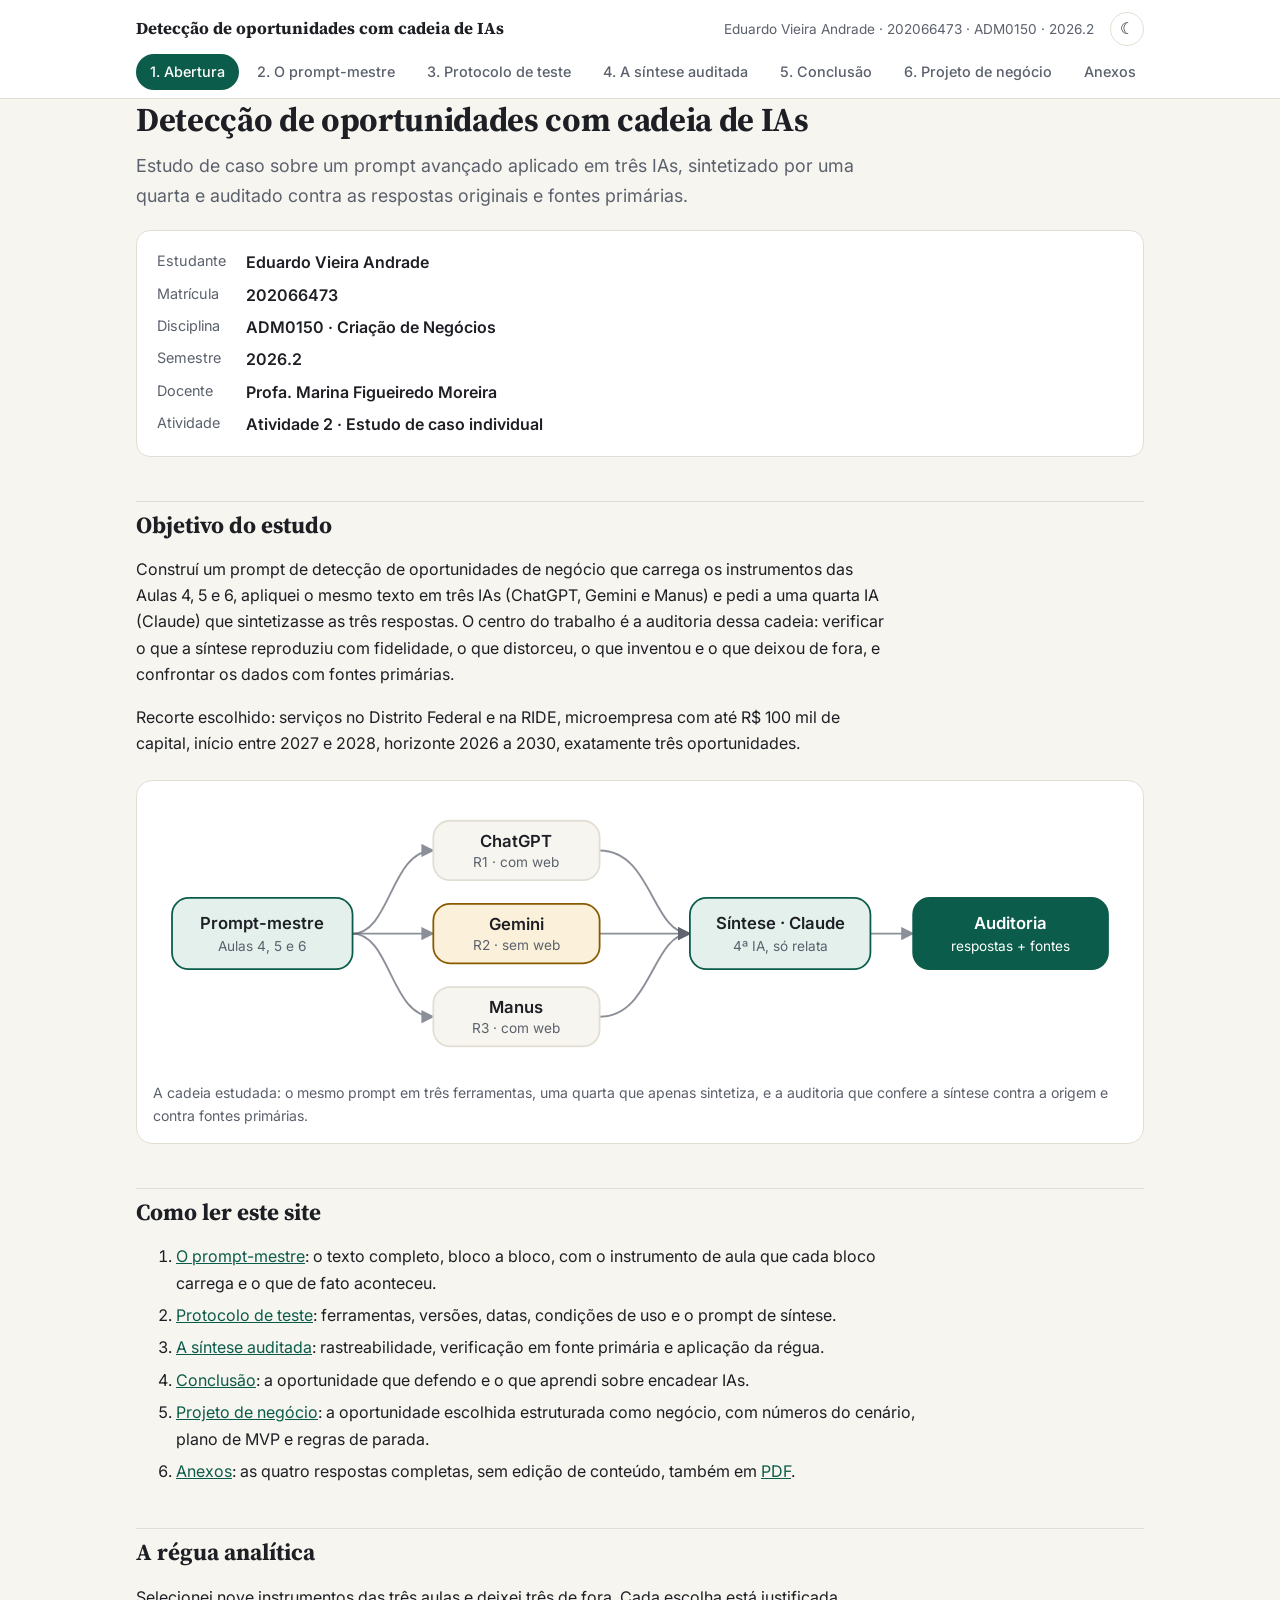
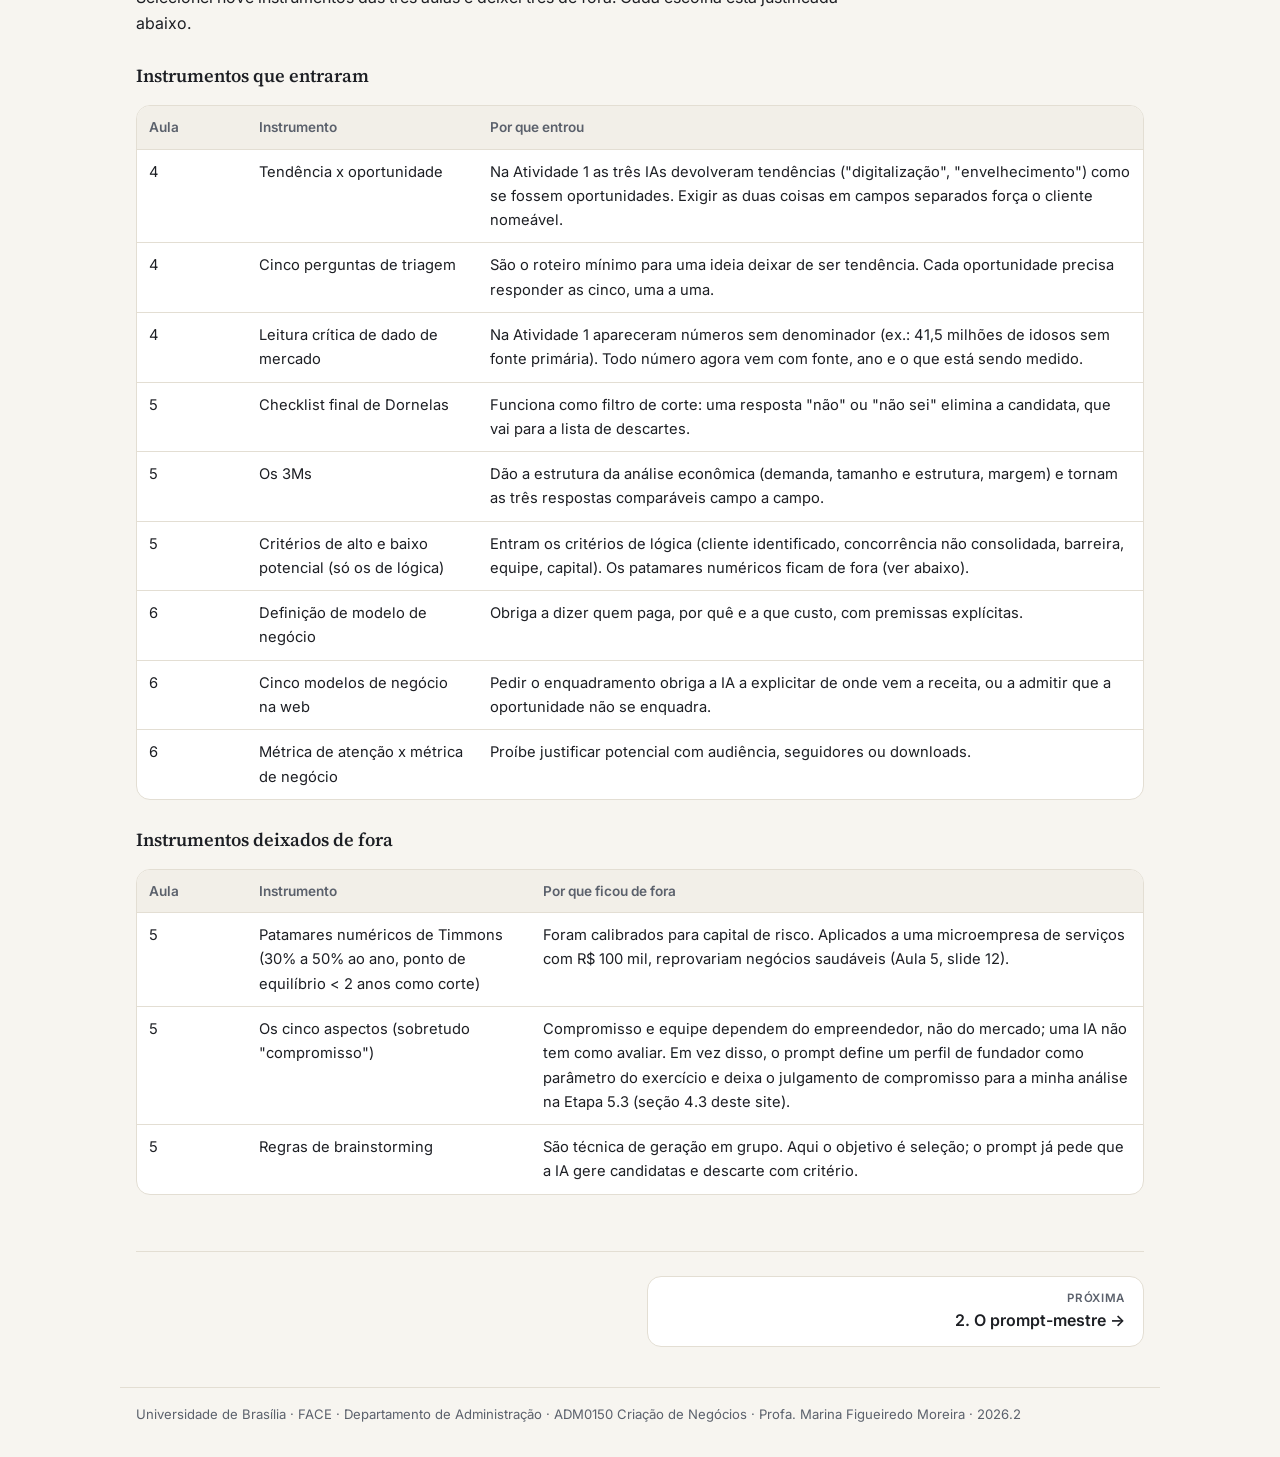
<file: index.html>
<!doctype html>
<html lang="pt-BR">
<head>
<meta charset="utf-8">
<meta name="viewport" content="width=device-width, initial-scale=1">
<title>Detecção de oportunidades com cadeia de IAs · Cadeia de IAs · ADM0150</title>
<link rel="preconnect" href="https://fonts.googleapis.com">
<link rel="preconnect" href="https://fonts.gstatic.com" crossorigin>
<link href="https://fonts.googleapis.com/css2?family=Source+Serif+4:opsz,wght@8..60,500;8..60,700&family=Inter:wght@400;500;600&family=JetBrains+Mono:wght@400&display=swap" rel="stylesheet">
<link rel="stylesheet" href="style.css">
<meta name="description" content="Estudo de caso da Atividade 2 de ADM0150 (UnB): prompt de detecção de oportunidades aplicado em três IAs, síntese por uma quarta IA e auditoria da cadeia.">
<meta name="theme-color" content="#0b5c4a">
<link rel="icon" href="data:image/svg+xml,%3Csvg xmlns='http://www.w3.org/2000/svg' viewBox='0 0 32 32'%3E%3Crect width='32' height='32' rx='8' fill='%230b5c4a'/%3E%3Ccircle cx='9' cy='11' r='3' fill='%23fff'/%3E%3Ccircle cx='9' cy='21' r='3' fill='%23fff'/%3E%3Ccircle cx='23' cy='16' r='4' fill='%23fff'/%3E%3Cpath d='M12 11l7 4M12 21l7-4' stroke='%23fff' stroke-width='2'/%3E%3C/svg%3E">
<script>try{var t=localStorage.getItem('tema');if(t)document.documentElement.setAttribute('data-theme',t)}catch(e){}</script>
<script src="script.js" defer></script>
</head>
<body>
<a class="skip" href="#conteudo">Pular para o conteúdo</a>
<div class="progress" aria-hidden="true"><span></span></div>
<header class="top">
  <div class="wrap top-inner">
    <a class="brand" href="index.html">Detecção de oportunidades com cadeia de IAs</a>
    <span class="who">Eduardo Vieira Andrade · 202066473 · ADM0150 · 2026.2</span>
    <button class="theme-toggle" type="button" aria-label="Mudar tema">☾</button>
  </div>
  <nav class="wrap nav" aria-label="Seções"><a href="index.html" aria-current="page">1. Abertura</a><a href="prompt.html">2. O prompt-mestre</a><a href="protocolo.html">3. Protocolo de teste</a><a href="auditoria.html">4. A síntese auditada</a><a href="conclusao.html">5. Conclusão</a><a href="projeto.html">6. Projeto de negócio</a><a href="anexos.html">Anexos</a></nav>
</header>
<main class="wrap" id="conteudo">
<h1>Detecção de oportunidades com cadeia de IAs</h1>
<p class="lead">Estudo de caso sobre um prompt avançado aplicado em três IAs, sintetizado por uma quarta e auditado contra as respostas originais e fontes primárias.</p>

<section class="card id">
<dl>
<dt>Estudante</dt><dd>Eduardo Vieira Andrade</dd>
<dt>Matrícula</dt><dd>202066473</dd>
<dt>Disciplina</dt><dd>ADM0150 · Criação de Negócios</dd>
<dt>Semestre</dt><dd>2026.2</dd>
<dt>Docente</dt><dd>Profa. Marina Figueiredo Moreira</dd>
<dt>Atividade</dt><dd>Atividade 2 · Estudo de caso individual</dd>
</dl>
</section>

<h2>Objetivo do estudo</h2>
<p>Construí um prompt de detecção de oportunidades de negócio que carrega os instrumentos das Aulas 4, 5 e 6, apliquei o mesmo texto em três IAs (ChatGPT, Gemini e Manus) e pedi a uma quarta IA (Claude) que sintetizasse as três respostas. O centro do trabalho é a auditoria dessa cadeia: verificar o que a síntese reproduziu com fidelidade, o que distorceu, o que inventou e o que deixou de fora, e confrontar os dados com fontes primárias.</p>
<p>Recorte escolhido: serviços no Distrito Federal e na RIDE, microempresa com até R$ 100 mil de capital, início entre 2027 e 2028, horizonte 2026 a 2030, exatamente três oportunidades.</p>


<figure class="chain" aria-label="Diagrama da cadeia: um prompt-mestre aplicado em ChatGPT, Gemini e Manus; as três respostas vão para a síntese do Claude; a síntese é auditada contra as respostas e fontes primárias.">
<svg viewBox="0 0 820 230" role="img">
<defs><marker id="arr" viewBox="0 0 10 10" refX="9" refY="5" markerWidth="7" markerHeight="7" orient="auto-start-reverse"><path d="M0 0L10 5L0 10z" class="ah"/></marker></defs>
<g class="edge"><path d="M168 115 C200 115 200 45 236 45"/><path d="M168 115 L236 115"/><path d="M168 115 C200 115 200 185 236 185"/>
<path d="M376 45 C420 45 420 115 452 115"/><path d="M376 115 L452 115"/><path d="M376 185 C420 185 420 115 452 115"/><path d="M604 115 L640 115"/></g>
<g class="node n-main"><rect x="16" y="85" width="152" height="60" rx="14"/><text x="92" y="111">Prompt-mestre</text><text x="92" y="130" class="sub">Aulas 4, 5 e 6</text></g>
<g class="node"><rect x="236" y="20" width="140" height="50" rx="14"/><text x="306" y="42">ChatGPT</text><text x="306" y="59" class="sub">R1 · com web</text></g>
<g class="node n-warn"><rect x="236" y="90" width="140" height="50" rx="14"/><text x="306" y="112">Gemini</text><text x="306" y="129" class="sub">R2 · sem web</text></g>
<g class="node"><rect x="236" y="160" width="140" height="50" rx="14"/><text x="306" y="182">Manus</text><text x="306" y="199" class="sub">R3 · com web</text></g>
<g class="node n-main"><rect x="452" y="85" width="152" height="60" rx="14"/><text x="528" y="111">Síntese · Claude</text><text x="528" y="130" class="sub">4ª IA, só relata</text></g>
<g class="node n-accent"><rect x="640" y="85" width="164" height="60" rx="14"/><text x="722" y="111">Auditoria</text><text x="722" y="130" class="sub">respostas + fontes</text></g>
</svg>
<ol class="chain-m" aria-hidden="true">
<li class="n-main"><b>Prompt-mestre</b><span>Aulas 4, 5 e 6</span></li>
<li class="trio"><div><b>ChatGPT</b><span>R1 · com web</span></div><div class="n-warn"><b>Gemini</b><span>R2 · sem web</span></div><div><b>Manus</b><span>R3 · com web</span></div></li>
<li class="n-main"><b>Síntese · Claude</b><span>4ª IA, só relata</span></li>
<li class="n-accent"><b>Auditoria</b><span>respostas + fontes primárias</span></li>
</ol>
<figcaption>A cadeia estudada: o mesmo prompt em três ferramentas, uma quarta que apenas sintetiza, e a auditoria que confere a síntese contra a origem e contra fontes primárias.</figcaption>
</figure>

<h2>Como ler este site</h2>
<ol class="steps">
<li><a href="prompt.html">O prompt-mestre</a>: o texto completo, bloco a bloco, com o instrumento de aula que cada bloco carrega e o que de fato aconteceu.</li>
<li><a href="protocolo.html">Protocolo de teste</a>: ferramentas, versões, datas, condições de uso e o prompt de síntese.</li>
<li><a href="auditoria.html">A síntese auditada</a>: rastreabilidade, verificação em fonte primária e aplicação da régua.</li>
<li><a href="conclusao.html">Conclusão</a>: a oportunidade que defendo e o que aprendi sobre encadear IAs.</li>
<li><a href="projeto.html">Projeto de negócio</a>: a oportunidade escolhida estruturada como negócio, com números do cenário, plano de MVP e regras de parada.</li>
<li><a href="anexos.html">Anexos</a>: as quatro respostas completas, sem edição de conteúdo, também em <a href="anexos.pdf">PDF</a>.</li>
</ol>

<h2>A régua analítica</h2>
<p>Selecionei nove instrumentos das três aulas e deixei três de fora. Cada escolha está justificada abaixo.</p>
<h3 id="instrumentos-que-entraram">Instrumentos que entraram</h3>
<div class="table-wrap"><table>
<thead>
<tr class="header">
<th>Aula</th>
<th>Instrumento</th>
<th>Por que entrou</th>
</tr>
</thead>
<tbody>
<tr class="odd">
<td>4</td>
<td>Tendência x oportunidade</td>
<td>Na Atividade 1 as três IAs devolveram tendências ("digitalização", "envelhecimento") como se fossem oportunidades. Exigir as duas coisas em campos separados força o cliente nomeável.</td>
</tr>
<tr class="even">
<td>4</td>
<td>Cinco perguntas de triagem</td>
<td>São o roteiro mínimo para uma ideia deixar de ser tendência. Cada oportunidade precisa responder as cinco, uma a uma.</td>
</tr>
<tr class="odd">
<td>4</td>
<td>Leitura crítica de dado de mercado</td>
<td>Na Atividade 1 apareceram números sem denominador (ex.: 41,5 milhões de idosos sem fonte primária). Todo número agora vem com fonte, ano e o que está sendo medido.</td>
</tr>
<tr class="even">
<td>5</td>
<td>Checklist final de Dornelas</td>
<td>Funciona como filtro de corte: uma resposta "não" ou "não sei" elimina a candidata, que vai para a lista de descartes.</td>
</tr>
<tr class="odd">
<td>5</td>
<td>Os 3Ms</td>
<td>Dão a estrutura da análise econômica (demanda, tamanho e estrutura, margem) e tornam as três respostas comparáveis campo a campo.</td>
</tr>
<tr class="even">
<td>5</td>
<td>Critérios de alto e baixo potencial (só os de lógica)</td>
<td>Entram os critérios de lógica (cliente identificado, concorrência não consolidada, barreira, equipe, capital). Os patamares numéricos ficam de fora (ver abaixo).</td>
</tr>
<tr class="odd">
<td>6</td>
<td>Definição de modelo de negócio</td>
<td>Obriga a dizer quem paga, por quê e a que custo, com premissas explícitas.</td>
</tr>
<tr class="even">
<td>6</td>
<td>Cinco modelos de negócio na web</td>
<td>Pedir o enquadramento obriga a IA a explicitar de onde vem a receita, ou a admitir que a oportunidade não se enquadra.</td>
</tr>
<tr class="odd">
<td>6</td>
<td>Métrica de atenção x métrica de negócio</td>
<td>Proíbe justificar potencial com audiência, seguidores ou downloads.</td>
</tr>
</tbody>
</table></div>
<h3 id="instrumentos-deixados-de-fora">Instrumentos deixados de fora</h3>
<div class="table-wrap"><table>
<thead>
<tr class="header">
<th>Aula</th>
<th>Instrumento</th>
<th>Por que ficou de fora</th>
</tr>
</thead>
<tbody>
<tr class="odd">
<td>5</td>
<td>Patamares numéricos de Timmons (30% a 50% ao ano, ponto de equilíbrio &lt; 2 anos como corte)</td>
<td>Foram calibrados para capital de risco. Aplicados a uma microempresa de serviços com R$ 100 mil, reprovariam negócios saudáveis (Aula 5, slide 12).</td>
</tr>
<tr class="even">
<td>5</td>
<td>Os cinco aspectos (sobretudo "compromisso")</td>
<td>Compromisso e equipe dependem do empreendedor, não do mercado; uma IA não tem como avaliar. Em vez disso, o prompt define um perfil de fundador como parâmetro do exercício e deixa o julgamento de compromisso para a minha análise na Etapa 5.3 (seção 4.3 deste site).</td>
</tr>
<tr class="odd">
<td>5</td>
<td>Regras de brainstorming</td>
<td>São técnica de geração em grupo. Aqui o objetivo é seleção; o prompt já pede que a IA gere candidatas e descarte com critério.</td>
</tr>
</tbody>
</table></div>


<div class="pager"><span></span><a href="prompt.html">2. O prompt-mestre →</a></div>
</main>
<button class="to-top" type="button" aria-label="Voltar ao topo">↑</button>
<footer class="wrap foot">Universidade de Brasília · FACE · Departamento de Administração · ADM0150 Criação de Negócios · Profa. Marina Figueiredo Moreira · 2026.2</footer>
</body>
</html>
</file>
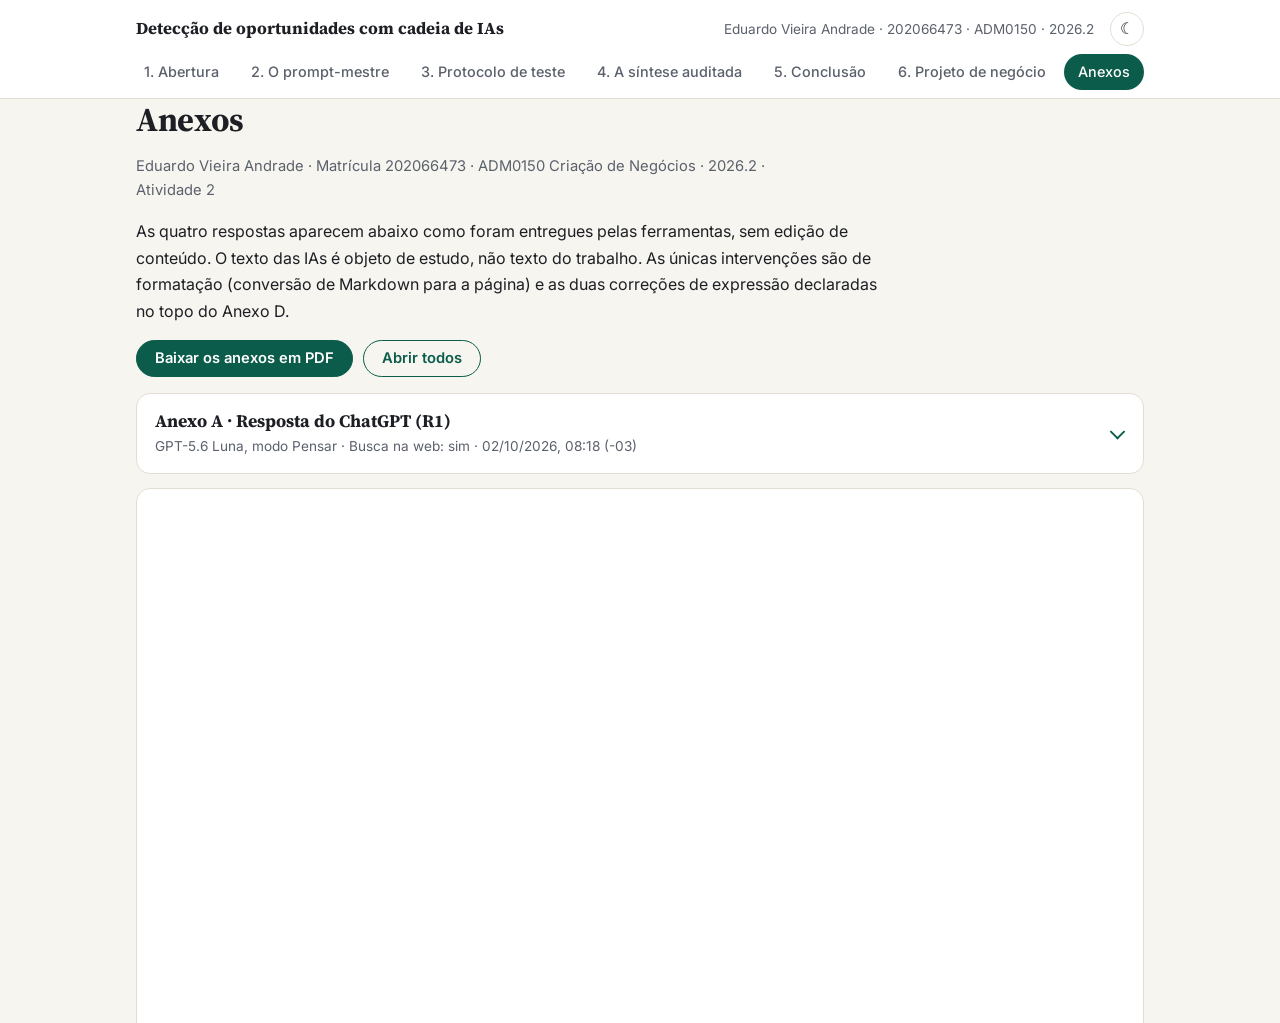
<file: anexos.html>
<!doctype html>
<html lang="pt-BR">
<head>
<meta charset="utf-8">
<meta name="viewport" content="width=device-width, initial-scale=1">
<title>Anexos · Cadeia de IAs · ADM0150</title>
<link rel="preconnect" href="https://fonts.googleapis.com">
<link rel="preconnect" href="https://fonts.gstatic.com" crossorigin>
<link href="https://fonts.googleapis.com/css2?family=Source+Serif+4:opsz,wght@8..60,500;8..60,700&family=Inter:wght@400;500;600&family=JetBrains+Mono:wght@400&display=swap" rel="stylesheet">
<link rel="stylesheet" href="style.css">
<meta name="description" content="Estudo de caso da Atividade 2 de ADM0150 (UnB): prompt de detecção de oportunidades aplicado em três IAs, síntese por uma quarta IA e auditoria da cadeia.">
<meta name="theme-color" content="#0b5c4a">
<link rel="icon" href="data:image/svg+xml,%3Csvg xmlns='http://www.w3.org/2000/svg' viewBox='0 0 32 32'%3E%3Crect width='32' height='32' rx='8' fill='%230b5c4a'/%3E%3Ccircle cx='9' cy='11' r='3' fill='%23fff'/%3E%3Ccircle cx='9' cy='21' r='3' fill='%23fff'/%3E%3Ccircle cx='23' cy='16' r='4' fill='%23fff'/%3E%3Cpath d='M12 11l7 4M12 21l7-4' stroke='%23fff' stroke-width='2'/%3E%3C/svg%3E">
<script>try{var t=localStorage.getItem('tema');if(t)document.documentElement.setAttribute('data-theme',t)}catch(e){}</script>
<script src="script.js" defer></script>
</head>
<body>
<a class="skip" href="#conteudo">Pular para o conteúdo</a>
<div class="progress" aria-hidden="true"><span></span></div>
<header class="top">
  <div class="wrap top-inner">
    <a class="brand" href="index.html">Detecção de oportunidades com cadeia de IAs</a>
    <span class="who">Eduardo Vieira Andrade · 202066473 · ADM0150 · 2026.2</span>
    <button class="theme-toggle" type="button" aria-label="Mudar tema">☾</button>
  </div>
  <nav class="wrap nav" aria-label="Seções"><a href="index.html">1. Abertura</a><a href="prompt.html">2. O prompt-mestre</a><a href="protocolo.html">3. Protocolo de teste</a><a href="auditoria.html">4. A síntese auditada</a><a href="conclusao.html">5. Conclusão</a><a href="projeto.html">6. Projeto de negócio</a><a href="anexos.html" aria-current="page">Anexos</a></nav>
</header>
<main class="wrap" id="conteudo">
<h1>Anexos</h1>


<p class="note">Eduardo Vieira Andrade · Matrícula 202066473 · ADM0150 Criação de Negócios · 2026.2 · Atividade 2</p>
<p>As quatro respostas aparecem abaixo como foram entregues pelas ferramentas, sem edição de conteúdo. O texto das IAs é objeto de estudo, não texto do trabalho. As únicas intervenções são de formatação (conversão de Markdown para a página) e as duas correções de expressão declaradas no topo do Anexo D.</p>
<p class="actions"><a class="btn" href="anexos.pdf" download>Baixar os anexos em PDF</a><button class="btn ghost toggle-all" type="button">Abrir todos</button></p>
<details class="annex" id="anexo-a"><summary><span class="sum-t">Anexo A · Resposta do ChatGPT (R1)</span><span class="meta">GPT-5.6 Luna, modo Pensar · Busca na web: sim · 02/10/2026, 08:18 (-03)</span></summary><div class="annex-body"><h4 id="0-condições-acesso-à-web-nesta-resposta-sim-e-data-de-corte-do-seu-conhecimento">0. Condições: acesso à web nesta resposta (sim) e data de corte do seu conhecimento</h4>
<p><strong>Acesso à web nesta resposta: sim.</strong><br />
<strong>Data de corte factual da análise: 02/10/2026.</strong></p>
<p>A análise combina o método de avaliação de oportunidades de José Dornelas, especialmente diferenciação entre ideia e oportunidade, análise de mercado, análise econômica, vantagens competitivas e equipe, além dos modelos de negócio na Web. A edição atual da obra mantém os capítulos 3 e 4 como “Identificando Oportunidades – Parte I e II”. <a href="https://www.grupogen.com.br/e-book-empreendedorismo-transformando-ideias-em-negocios-jose-dornelas-editora-atlas-9786559774531?utm_source=chatgpt.com">Grupo GEN</a></p>
<p><strong>Observação metodológica:</strong> os valores de preço, investimento, custo mensal e ponto de equilíbrio abaixo são <strong>[HIPÓTESES] de modelagem</strong>, construídas para testar a viabilidade de uma microempresa, e não preços médios oficiais do mercado. Onde não encontrei estatística confiável específica para DF/RIDE, registro expressamente <strong>NÃO FOI POSSÍVEL VERIFICAR</strong>.</p>
<hr />
<h3 id="1-candidatas-descartadas">1. Candidatas descartadas</h3>
<p>Foram consideradas inicialmente <strong>9 candidatas</strong>. A regra foi deliberadamente rígida: uma resposta “não” ou “não sei” no checklist elimina a candidata.</p>
<div class="table-wrap"><table>
<thead>
<tr class="header">
<th>Ideia</th>
<th>Pergunta do checklist em que falhou</th>
<th>Motivo</th>
</tr>
</thead>
<tbody>
<tr class="odd">
<td><strong>1. Agência de marketing digital generalista para PMEs</strong></td>
<td><strong>(e) janela da oportunidade</strong></td>
<td>[INFERÊNCIA] A demanda existe, mas não foi possível verificar uma mudança recente específica no DF/RIDE que crie vantagem temporal suficiente para um novo entrante generalista.</td>
</tr>
<tr class="even">
<td><strong>2. Agência de automação com IA para qualquer empresa</strong></td>
<td><strong>(c) cliente identificável</strong></td>
<td>[INFERÊNCIA] “Empresas que querem usar IA” é amplo demais; seria necessário definir vertical, processo e comprador antes de comprovar o problema.</td>
</tr>
<tr class="odd">
<td><strong>3. Plataforma de marketplace de prestadores do DF/RIDE</strong></td>
<td><strong>(d) estratégia de vendas</strong></td>
<td>[INFERÊNCIA] Exigiria aquisição simultânea de oferta e demanda, elevando CAC e tempo até liquidez; isso conflita com a restrição de microempresa e MVP de seis meses.</td>
</tr>
<tr class="even">
<td><strong>4. Agência de eventos corporativos para órgãos públicos</strong></td>
<td><strong>(e) janela da oportunidade</strong></td>
<td>[FATO] Há mercado comprovado, inclusive contratos de eventos no DF/RIDE, mas também fornecedores estabelecidos e contratos de grande escopo. <a href="https://www.gov.br/cgu/pt-br/acesso-a-informacao/licitacoes-e-contratos/contratos-e-outras-avencas/2025/contrato-n-12-2025?utm_source=chatgpt.com">Serviços e Informações do Brasil</a> [INFERÊNCIA] Não foi possível verificar uma janela específica que favoreça um novo microentrante.</td>
</tr>
<tr class="odd">
<td><strong>5. Serviço de concierge para idosos</strong></td>
<td><strong>(c) cliente identificável</strong></td>
<td>[INFERÊNCIA] “Idosos” não é suficientemente preciso como comprador. Seria necessário identificar pagador, usuário e situação de consumo, além de verificar demanda específica na RIDE.</td>
</tr>
<tr class="even">
<td><strong>6. Empresa de apoio administrativo terceirizado tradicional</strong></td>
<td><strong>(d) estratégia de vendas</strong></td>
<td>[FATO] Há contratação pública relevante desse tipo de serviço com dedicação exclusiva de mão de obra. <a href="https://www.gov.br/inss/pt-br/acesso-a-informacao/licitacoes-e-contratos/licitacoes-superintendencia-regional-norte-centro-oeste-regioes-norte-e-centro-oeste-do-pais/pregao-eletronico/2026/pregao-eletronico-no-77-2026-contratacao-de-prestacao-de-servicos-de-apoio-administrativo-no-ambito-da-gerencia-executiva-do-distrito-federal-e-da-sede-da-superintendencia-regional-norte-centro-oeste?utm_source=chatgpt.com">Serviços e Informações do Brasil</a> [INFERÊNCIA] O modelo exigiria competir por preço e estrutura trabalhista, incompatível com a equipe inicial proposta.</td>
</tr>
<tr class="odd">
<td><strong>7. Microempresa de coffee break para órgãos públicos</strong></td>
<td><strong>(b) produto/serviço diferenciável</strong></td>
<td>[FATO] Há contratação pública de coffee break no DF. <a href="https://portal.compras.df.gov.br/contratacao/detalhar/352?utm_source=chatgpt.com">Portal Compras DF</a> [INFERÊNCIA] Porém, o serviço básico já é claramente ofertado por fornecedores especializados; não foi identificada solução adicional que gere vantagem suficiente para o fundador.</td>
</tr>
<tr class="even">
<td><strong>8. Consultoria financeira para consumidores endividados</strong></td>
<td><strong>(c) cliente identificável</strong></td>
<td>[INFERÊNCIA] O problema é real, mas o segmento potencial é heterogêneo e não há, nesta pesquisa, evidência suficiente para definir nicho de cliente e canal de aquisição com CAC recuperável.</td>
</tr>
<tr class="odd">
<td><strong>9. Gestão operacional para pequenos restaurantes</strong></td>
<td><strong>APROVADA</strong></td>
<td>Problema concreto, comprador identificável, serviço executável, canal de aquisição local e janela temporal verificável.</td>
</tr>
</tbody>
</table></div>
<p>As três oportunidades aprovadas são, portanto, as que combinam <strong>experiência prévia do fundador + problema operacional mensurável + baixa necessidade de capital + possibilidade de venda B2B direta</strong>.</p>
<hr />
<h3 id="2-oportunidades-aprovadas">2. Oportunidades aprovadas</h3>
<h4 id="21-nome">2.1 Nome</h4>
<h5 id="oportunidade-1-licitaops-df">Oportunidade 1: <strong>LicitaOps DF</strong></h5>
<p>Serviço B2B de <strong>inteligência e preparação para contratações públicas</strong>, direcionado a pequenas empresas prestadoras de serviços que desejam vender para órgãos públicos.</p>
<h5 id="oportunidade-2-contrato360">Oportunidade 2: <strong>Contrato360</strong></h5>
<p>Serviço B2B de <strong>back-office de execução contratual pública</strong> para pequenas empresas que já ganharam contratos com órgãos públicos e têm dificuldade de controlar obrigações, documentos, prazos, evidências, medições e faturamento.</p>
<h5 id="oportunidade-3-mesaops">Oportunidade 3: <strong>MesaOps</strong></h5>
<p>Serviço de <strong>gestão operacional para pequenos restaurantes</strong>, combinando controle de compras, estoque, fichas técnicas, desperdícios, indicadores de margem e automações digitais simples.</p>
<hr />
<h3 id="22-tendência-de-origem">2.2 Tendência de origem</h3>
<h5 id="oportunidade-1--licitaops-df">Oportunidade 1 — LicitaOps DF</h5>
<p><strong>[FATO] Tendência:</strong> digitalização e maior disponibilidade de dados das compras públicas.</p>
<p>O PNCP centraliza informações de PCA, editais, contratos, atas e contratações, e passou a disponibilizar APIs e dados estruturados. Em 2026, o MGI também lançou novo Portal de Dados Abertos em Compras Públicas e novo Painel PNCP em Números. <a href="https://www.gov.br/pncp/pt-br/acesso-a-informacao/dados-abertos?utm_source=chatgpt.com">Serviços e Informações do Brasil</a></p>
<p><strong>Oportunidade:</strong> transformar esses dados e procedimentos em um serviço de preparação comercial e operacional para pequenas empresas que não possuem equipe própria de licitações.</p>
<hr />
<h5 id="oportunidade-2--contrato360">Oportunidade 2 — Contrato360</h5>
<p><strong>[FATO] Tendência:</strong> profissionalização da gestão contratual decorrente da consolidação da Lei nº 14.133/2021.</p>
<p>Desde 2024, a Lei nº 14.133/2021 passou a ser o regime geral de licitações e contratos, com maior ênfase em planejamento, gestão e fiscalização contratual. <a href="https://www.gov.br/gestao/pt-br/assuntos/assunto-sobre/nova-lei-de-licitacoes/?utm_source=chatgpt.com">Serviços e Informações do Brasil</a></p>
<p><strong>Oportunidade:</strong> pequenas empresas vencedoras precisam executar corretamente aquilo que venderam, mas muitas não possuem estrutura administrativa específica para acompanhar obrigações contratuais.</p>
<hr />
<h5 id="oportunidade-3--mesaops">Oportunidade 3 — MesaOps</h5>
<p><strong>[FATO] Tendência:</strong> pressão sobre custos e margens da alimentação fora do lar, simultaneamente à manutenção do mercado.</p>
<p>Em 2025, a alimentação fora do lar movimentou R$ 495 bilhões no Brasil, segundo levantamento divulgado pela Abrasel, ante R$ 455 bilhões em 2024. Em janeiro de 2026, 23% dos estabelecimentos pesquisados pela entidade estavam operando com prejuízo, enquanto 41% registravam lucro. <a href="https://pe.abrasel.com.br/noticias/noticias/bares-e-restaurantes-faturaram-mais-em-2025-diz-pesquisa-de-servicos260324042141/?utm_source=chatgpt.com">Abrasel</a></p>
<p><strong>Oportunidade:</strong> vender redução de desperdício, melhoria de compras e controle de margem como serviço operacional, e não como “consultoria genérica”.</p>
<hr />
<h3 id="23-cliente-nomeável-e-problema">2.3 Cliente nomeável e problema</h3>
<h5 id="oportunidade-1--licitaops-df-1">Oportunidade 1 — LicitaOps DF</h5>
<p><strong>Cliente:</strong> proprietários e gestores comerciais de pequenas empresas de serviços do DF/RIDE que desejam fornecer para órgãos federais, distritais ou municipais.</p>
<p><strong>Problema:</strong> a empresa identifica oportunidades de contratação, mas não consegue sistematizar pesquisa, documentação, análise de edital, formação da proposta e acompanhamento das oportunidades.</p>
<p><strong>[FATO]</strong> O PNCP disponibiliza informações de contratações sem necessidade de cadastro ou login. <a href="https://www.gov.br/pncp/pt-br/acesso-a-informacao/dados-abertos?utm_source=chatgpt.com">Serviços e Informações do Brasil</a></p>
<p><strong>[INFERÊNCIA]</strong> A existência dos dados não significa que uma pequena empresa consiga convertê-los eficientemente em oportunidades comerciais.</p>
<hr />
<h5 id="oportunidade-2--contrato360-1">Oportunidade 2 — Contrato360</h5>
<p><strong>Cliente:</strong> pequenas empresas do DF/RIDE que tenham acabado de vencer licitações ou contratos públicos e não disponham de um departamento de administração contratual.</p>
<p><strong>Problema:</strong> controlar simultaneamente vigência, obrigações, documentos, pedidos de alteração, evidências de execução, medições, notas fiscais, comunicações e prazos.</p>
<p>O próprio ecossistema federal possui ferramentas específicas para gestão contratual e integração com PNCP, SEI e SICAF. <a href="https://www.gov.br/compras/pt-br/acesso-a-informacao/manuais/?utm_source=chatgpt.com">Serviços e Informações do Brasil</a></p>
<hr />
<h5 id="oportunidade-3--mesaops-1">Oportunidade 3 — MesaOps</h5>
<p><strong>Cliente:</strong> restaurantes independentes do DF/RIDE com operação presencial, especialmente negócios com proprietário ainda envolvido diretamente na administração.</p>
<p><strong>Problema:</strong> compras sem padronização, estoque sem acuracidade, desperdício, ficha técnica incompleta e pouca visibilidade do custo real dos pratos.</p>
<p><strong>[FATO]</strong> O segmento de alimentação integra formalmente o setor de serviços acompanhado pelo IBGE. <a href="https://www.ibge.gov.br/estatisticas/economicas/servicos/9028-pesquisa-anual-deservicos.html?utm_source=chatgpt.com">IBGE</a></p>
<p><strong>[FATO]</strong> Em julho de 2026, apenas 42% dos bares e restaurantes pesquisados pela Abrasel registraram lucro; 20% tiveram prejuízo e 37% ficaram em equilíbrio. <a href="https://abrasel.com.br/noticias/noticias/lucro-de-bares-e-restaurantes-atinge-melhor-resultado-desde-dezembro/?utm_source=chatgpt.com">Abrasel</a></p>
<hr />
<h3 id="24-cinco-perguntas-de-triagem">2.4 Cinco perguntas de triagem</h3>
<h4 id="oportunidade-1--licitaops-df-2">Oportunidade 1 — LicitaOps DF</h4>
<p><strong>P1. Quem exatamente tem esse problema?</strong><br />
[INFERÊNCIA] Gestores comerciais de pequenas empresas de limpeza, manutenção, tecnologia, alimentação, serviços administrativos, treinamento e outros serviços que desejam vender ao setor público, mas não possuem especialista interno em licitações.</p>
<p><strong>P2. Quanto dói?</strong><br />
[FATO] O custo econômico pode aparecer como horas improdutivas, propostas perdidas e oportunidades não identificadas. O valor monetário médio dessa perda específica no DF <strong>NÃO FOI POSSÍVEL VERIFICAR</strong>.<br />
<strong>Dado que resolveria:</strong> número de oportunidades perdidas e horas internas gastas por fornecedor antes/depois do serviço.</p>
<p><strong>P3. Quem paga, e com que dinheiro?</strong><br />
O próprio fornecedor paga, utilizando orçamento comercial/administrativo.<br />
[HIPÓTESE] Cobrança recorrente de <strong>R$ 1.200/mês</strong>, mais implantação de <strong>R$ 2.500</strong>.</p>
<p><strong>P4. Por que este fundador?</strong><br />
[INFERÊNCIA] O fundador combina experiência em compras públicas, licitações, contratos, logística e Administração com conhecimento básico de tecnologia/IA. Isso permite criar um serviço operacional, e não simplesmente ensinar “como participar de licitação”.<br />
[HIPÓTESE] Um concorrente estabelecido poderia copiar boa parte do método em três meses; a defesa inicial seria especialização geográfica, processos próprios e relacionamento.</p>
<p><strong>P5. Por que agora?</strong><br />
[FATO] A Lei nº 14.133 está em regime único desde 2024 e o ecossistema de dados do PNCP ganhou novas APIs, painéis e ferramentas em 2026. <a href="https://www.gov.br/gestao/pt-br/assuntos/assunto-sobre/nova-lei-de-licitacoes/?utm_source=chatgpt.com">Serviços e Informações do Brasil</a><br />
[INFERÊNCIA] 2026–2028 constitui uma janela melhor que 2020 porque a infraestrutura digital de contratação está mais madura.</p>
<hr />
<h4 id="oportunidade-2--contrato360-2">Oportunidade 2 — Contrato360</h4>
<p><strong>P1. Quem exatamente?</strong><br />
[INFERÊNCIA] Empresas pequenas que venceram uma contratação pública e não conseguem justificar economicamente contratar um funcionário dedicado exclusivamente à gestão do contrato.</p>
<p><strong>P2. Quanto dói?</strong><br />
O risco inclui atraso de faturamento, perda de prazo, documentação incompleta e problemas na comprovação da execução. Um valor médio de perdas financeiras de pequenas empresas do DF <strong>NÃO FOI POSSÍVEL VERIFICAR</strong>.</p>
<p><strong>P3. Quem paga?</strong><br />
A empresa contratada, com recursos da própria receita operacional/administrativa.<br />
[HIPÓTESE] <strong>R$ 1.500/mês por contrato ativo</strong>, com implantação de <strong>R$ 2.000</strong>.</p>
<p><strong>P4. Por que este fundador?</strong><br />
[INFERÊNCIA] A experiência simultânea em logística, suprimentos, contratos e Administração Pública cria conhecimento de fluxo que é difícil obter apenas com experiência administrativa empresarial.<br />
[HIPÓTESE] Um concorrente poderia replicar a oferta básica em três meses; a defesa seria especialização em contratos públicos do DF e biblioteca própria de procedimentos.</p>
<p><strong>P5. Por que agora?</strong><br />
[FATO] A Lei nº 14.133 consolidou novas práticas de planejamento e gestão contratual e o PNCP continua ampliando funcionalidades de rastreabilidade. <a href="https://planalto.gov.br/ccivil_03/_ato2019-2022/2021/lei/l14133.htm?utm_source=chatgpt.com">Planalto</a></p>
<hr />
<h4 id="oportunidade-3--mesaops-2">Oportunidade 3 — MesaOps</h4>
<p><strong>P1. Quem exatamente?</strong><br />
[INFERÊNCIA] Proprietários/gerentes de restaurantes independentes do DF/RIDE que tenham entre aproximadamente 10 e 40 funcionários.<br />
Essa faixa é <strong>premissa de segmentação</strong>, não estatística oficial.</p>
<p><strong>P2. Quanto dói?</strong><br />
[FATO] Em janeiro de 2026, 23% das empresas pesquisadas pela Abrasel registraram prejuízo e 36% ficaram em equilíbrio. <a href="https://agreste.abrasel.com.br/noticias/noticias/situacao-financeira-de-bares-e-restaurantes-volta-a-piorar-em-janeiro260306014352/?utm_source=chatgpt.com">Abrasel</a><br />
[FATO] Em julho, 20% estavam no prejuízo e 37% em equilíbrio. <a href="https://abrasel.com.br/noticias/noticias/lucro-de-bares-e-restaurantes-atinge-melhor-resultado-desde-dezembro/?utm_source=chatgpt.com">Abrasel</a><br />
O desperdício médio especificamente atribuível a falhas de gestão de estoque no DF <strong>NÃO FOI POSSÍVEL VERIFICAR</strong>.</p>
<p><strong>P3. Quem paga?</strong><br />
O proprietário do restaurante, usando despesas administrativas/operacionais.</p>
<p>[HIPÓTESE] Mensalidade de <strong>R$ 1.800</strong>, mais implantação de <strong>R$ 3.000</strong>.</p>
<p><strong>P4. Por que este fundador?</strong><br />
[INFERÊNCIA] Aqui a vantagem é particularmente específica: experiência operacional em restaurante + logística/suprimentos + Administração + ferramentas de IA. A proposta seria atuar dentro da operação, não vender marketing.</p>
<p><strong>P5. Por que agora?</strong><br />
[FATO] O mercado de alimentação fora do lar cresceu nominalmente em 2025, mas continua enfrentando pressão sobre custos e rentabilidade. <a href="https://pe.abrasel.com.br/noticias/noticias/bares-e-restaurantes-faturaram-mais-em-2025-diz-pesquisa-de-servicos260324042141/?utm_source=chatgpt.com">Abrasel</a><br />
[INFERÊNCIA] Isso aumenta a disposição potencial de pagar por serviços diretamente ligados à eficiência operacional.</p>
<hr />
<h3 id="25-checklist-de-corte">2.5 Checklist de corte</h3>
<div class="table-wrap"><table>
<thead>
<tr class="header">
<th>Critério</th>
<th>LicitaOps DF</th>
<th>Contrato360</th>
<th>MesaOps</th>
</tr>
</thead>
<tbody>
<tr class="odd">
<td><strong>a) Problema?</strong></td>
<td><strong>SIM</strong> [FATO/INFERÊNCIA]</td>
<td><strong>SIM</strong> [INFERÊNCIA]</td>
<td><strong>SIM</strong> [FATO]</td>
</tr>
<tr class="even">
<td><strong>b) Solução?</strong></td>
<td><strong>SIM</strong> [HIPÓTESE testável]</td>
<td><strong>SIM</strong> [HIPÓTESE testável]</td>
<td><strong>SIM</strong> [HIPÓTESE testável]</td>
</tr>
<tr class="odd">
<td><strong>c) Cliente claro?</strong></td>
<td><strong>SIM</strong></td>
<td><strong>SIM</strong></td>
<td><strong>SIM</strong></td>
</tr>
<tr class="even">
<td><strong>d) Marketing/vendas exequíveis?</strong></td>
<td><strong>SIM</strong> [INFERÊNCIA]</td>
<td><strong>SIM</strong> [INFERÊNCIA]</td>
<td><strong>SIM</strong> [INFERÊNCIA]</td>
</tr>
<tr class="odd">
<td><strong>e) Janela aberta?</strong></td>
<td><strong>SIM</strong> [FATO + INFERÊNCIA]</td>
<td><strong>SIM</strong> [FATO + INFERÊNCIA]</td>
<td><strong>SIM</strong> [FATO + INFERÊNCIA]</td>
</tr>
</tbody>
</table></div>
<hr />
<h3 id="26-3ms">2.6 3Ms</h3>
<h4 id="licitaops-df">LicitaOps DF</h4>
<h5 id="m1--demanda-de-mercado">M1 — Demanda de mercado</h5>
<p>[FATO] Compras públicas possuem dados estruturados e acessíveis por PNCP e sistemas de compras. <a href="https://www.gov.br/pncp/pt-br/acesso-a-informacao/dados-abertos?utm_source=chatgpt.com">Serviços e Informações do Brasil</a></p>
<p><strong>Audiência:</strong> empresas de serviços que já têm capacidade operacional para atender órgãos públicos.</p>
<p><strong>Durabilidade:</strong> alta, porque a contratação pública é uma função permanente do Estado.</p>
<p><strong>Acessibilidade:</strong> alta. Prospecção pode ocorrer por listas públicas de fornecedores, associações empresariais, LinkedIn, contadores e abordagem direta.</p>
<p><strong>CAC:</strong> [HIPÓTESE] objetivo de recuperar aquisição de cliente em até 12 meses, com venda consultiva direta e baixo gasto publicitário.</p>
<h5 id="m2--tamanho-e-estrutura">M2 — Tamanho e estrutura</h5>
<p>[FATO] A PAS 2024 registrou <strong>1.919.365 empresas</strong> no conjunto dos serviços não financeiros pesquisados no Brasil e receita operacional líquida de <strong>R$ 3,53 trilhões</strong>, sendo serviços profissionais, administrativos e complementares responsáveis por <strong>R$ 1,039 trilhão</strong>. <a href="https://www.ibge.gov.br/estatisticas/economicas/servicos/9028-pesquisa-anual-deservicos.html?utm_source=chatgpt.com">IBGE</a></p>
<p>Isso mede <strong>quantidade de empresas e receita operacional líquida no Brasil</strong>, não o mercado potencial específico do DF.</p>
<p><strong>DF/RIDE:</strong> mercado local específico <strong>NÃO FOI POSSÍVEL VERIFICAR</strong>.</p>
<p><strong>Estrutura:</strong> fragmentada no lado dos fornecedores; relativamente concentrada no lado institucional.</p>
<p><strong>Barreira de entrada:</strong> média. Conhecimento de licitações é mais importante que tecnologia.</p>
<p><strong>Ciclo de vida:</strong> maduro, mas com mudança tecnológica/regulatória recente.</p>
<h5 id="m3--margem">M3 — Margem</h5>
<p><strong>Força:</strong> baixo custo variável.</p>
<p>[HIPÓTESE] Receita recorrente de R$ 1.200/mês; custo marginal por cliente reduzido após criação dos processos.</p>
<p>[HIPÓTESE] Margem bruta potencial superior a 70%, antes de remuneração do fundador e tributos, caso o serviço seja predominantemente intelectual.</p>
<hr />
<h4 id="contrato360">Contrato360</h4>
<h5 id="m1">M1</h5>
<p>Necessidade recorrente enquanto o contrato estiver ativo.</p>
<p>Acessibilidade alta porque o próprio PNCP permite identificar contratos, órgãos, fornecedores e objetos. <a href="https://www.gov.br/pncp/pt-br?utm_source=chatgpt.com">Serviços e Informações do Brasil</a></p>
<p>[INFERÊNCIA] O cliente adquirido pode gerar receita por vários meses, aumentando potencial de recuperação do CAC.</p>
<h5 id="m2">M2</h5>
<p>Mercado fragmentado entre pequenos fornecedores.</p>
<p>[FATO] A existência de ferramentas específicas para gestão de contratos, integração com SEI e PNCP demonstra que gestão contratual é uma função operacional formalizada no ecossistema público. <a href="https://www.gov.br/compras/pt-br/acesso-a-informacao/manuais/?utm_source=chatgpt.com">Serviços e Informações do Brasil</a></p>
<p><strong>Barreira:</strong> média, baseada em conhecimento processual e confiança.</p>
<p><strong>Ciclo:</strong> maduro/regulado.</p>
<h5 id="m3">M3</h5>
<p>[HIPÓTESE] Mensalidade de R$ 1.500 por contrato.</p>
<p>O custo variável é principalmente mão de obra administrativa, permitindo margem elevada caso cada colaborador consiga acompanhar vários contratos.</p>
<hr />
<h4 id="mesaops">MesaOps</h4>
<h5 id="m1-1">M1</h5>
<p>[FATO] A alimentação fora do lar apresentou crescimento nominal em 2025, mas persistiram dificuldades de rentabilidade. <a href="https://pe.abrasel.com.br/noticias/noticias/bares-e-restaurantes-faturaram-mais-em-2025-diz-pesquisa-de-servicos260324042141/?utm_source=chatgpt.com">Abrasel</a></p>
<p><strong>Durabilidade:</strong> alta, pois compras, estoque e margem são problemas permanentes.</p>
<p><strong>Acesso:</strong> alto por prospecção presencial, associações, contadores, fornecedores e indicação.</p>
<p><strong>CAC:</strong> [HIPÓTESE] pode ser baixo porque o primeiro diagnóstico pode ser realizado presencialmente em poucos estabelecimentos de uma mesma região.</p>
<h5 id="m2-1">M2</h5>
<p>Mercado amplo e fragmentado.</p>
<p>[FATO] A PAS 2024 registrou <strong>455.730 empresas</strong> no grupo de serviços prestados principalmente às famílias, mas esse grupo inclui várias atividades e não corresponde exclusivamente a restaurantes. <a href="https://www.ibge.gov.br/estatisticas/economicas/servicos/9028-pesquisa-anual-deservicos.html?utm_source=chatgpt.com">IBGE</a></p>
<p>Portanto, número específico de restaurantes no DF/RIDE <strong>NÃO FOI POSSÍVEL VERIFICAR</strong> nesta pesquisa.</p>
<p><strong>Barreira:</strong> baixa a média.</p>
<p><strong>Ciclo:</strong> maduro.</p>
<h5 id="m3-1">M3</h5>
<p>[HIPÓTESE] Mensalidade de R$ 1.800.</p>
<p>A cadeia de valor é curta: restaurante → MesaOps → diagnóstico, implantação, acompanhamento e melhoria.</p>
<p>A margem tende a ser alta porque o produto principal é conhecimento operacional, software leve e acompanhamento.</p>
<hr />
<h3 id="27-critérios-de-alto-e-baixo-potencial">2.7 Critérios de alto e baixo potencial</h3>
<div class="table-wrap"><table>
<thead>
<tr class="header">
<th>Critério</th>
<th>LicitaOps</th>
<th>Contrato360</th>
<th>MesaOps</th>
</tr>
</thead>
<tbody>
<tr class="odd">
<td>Necessidade do cliente</td>
<td><strong>ALTO</strong></td>
<td><strong>ALTO</strong></td>
<td><strong>ALTO</strong></td>
</tr>
<tr class="even">
<td>Estrutura do mercado</td>
<td><strong>ALTO</strong> — fornecedor fragmentado</td>
<td><strong>ALTO</strong> — fornecedor fragmentado</td>
<td><strong>ALTO</strong> — restaurantes fragmentados</td>
</tr>
<tr class="odd">
<td>Barreiras de entrada</td>
<td><strong>ALTO</strong> — conhecimento especializado</td>
<td><strong>ALTO</strong> — conhecimento especializado</td>
<td><strong>BAIXO</strong> — operação relativamente copiável</td>
</tr>
<tr class="even">
<td>Capital inicial</td>
<td><strong>ALTO</strong> — baixo</td>
<td><strong>ALTO</strong> — baixo</td>
<td><strong>ALTO</strong> — baixo</td>
</tr>
<tr class="odd">
<td>Adequação da equipe</td>
<td><strong>ALTO</strong></td>
<td><strong>ALTO</strong></td>
<td><strong>ALTO</strong></td>
</tr>
<tr class="even">
<td><strong>Síntese</strong></td>
<td><strong>Alto potencial</strong></td>
<td><strong>Alto potencial</strong></td>
<td><strong>Alto potencial, porém com menor barreira competitiva</strong></td>
</tr>
</tbody>
</table></div>
<p>Essas classificações são <strong>[INFERÊNCIAS]</strong>, não rankings estatísticos.</p>
<hr />
<h3 id="28-modelo-de-negócio-quem-paga-por-quê-a-que-custo-com-premissas">2.8 Modelo de negócio: quem paga, por quê, a que custo, com premissas</h3>
<h4 id="licitaops-df-1">LicitaOps DF</h4>
<p><strong>Quem paga:</strong> pequenas empresas fornecedoras de serviços.</p>
<p><strong>Por quê:</strong> para economizar tempo comercial e aumentar a qualidade da participação em oportunidades públicas.</p>
<p><strong>Cobrança [HIPÓTESE]:</strong></p>
<ul>
<li>Implantação: <strong>R$ 2.500</strong></li>
<li>Plano mensal: <strong>R$ 1.200</strong></li>
<li>Serviços extraordinários: orçamento separado.</li>
</ul>
<h5 id="investimento-inicial-hipótese">Investimento inicial [HIPÓTESE]</h5>
<div class="table-wrap"><table>
<thead>
<tr class="header">
<th>Item</th>
<th style="text-align: right;">Valor</th>
</tr>
</thead>
<tbody>
<tr class="odd">
<td>Constituição, contabilidade e documentação</td>
<td style="text-align: right;">R$ 3.000</td>
</tr>
<tr class="even">
<td>Notebook/equipamentos</td>
<td style="text-align: right;">R$ 5.000</td>
</tr>
<tr class="odd">
<td>Site, identidade e materiais comerciais</td>
<td style="text-align: right;">R$ 2.000</td>
</tr>
<tr class="even">
<td>CRM, automações e ferramentas iniciais</td>
<td style="text-align: right;">R$ 4.000</td>
</tr>
<tr class="odd">
<td>Prospecção comercial inicial</td>
<td style="text-align: right;">R$ 4.000</td>
</tr>
<tr class="even">
<td>Capital de giro</td>
<td style="text-align: right;">R$ 10.000</td>
</tr>
<tr class="odd">
<td><strong>Total</strong></td>
<td style="text-align: right;"><strong>R$ 28.000</strong></td>
</tr>
</tbody>
</table></div>
<p><strong>Premissa:</strong> fundador já dispõe de estrutura pessoal básica e trabalha inicialmente de forma remota.</p>
<h5 id="custo-mensal-hipótese">Custo mensal [HIPÓTESE]</h5>
<p>Aproximadamente <strong>R$ 6.500/mês</strong>, incluindo ferramentas, contabilidade, prospecção, deslocamentos e um colaborador administrativo parcial.</p>
<h5 id="ponto-de-equilíbrio-hipótese">Ponto de equilíbrio [HIPÓTESE]</h5>
<p>Se o custo fixo mensal for R$ 6.500 e a contribuição líquida média por cliente for aproximadamente R$ 1.000, seriam necessários aproximadamente <strong>7 clientes recorrentes</strong>.</p>
<hr />
<h4 id="contrato360-1">Contrato360</h4>
<p><strong>Quem paga:</strong> empresas que já possuem contratos públicos.</p>
<p><strong>Por quê:</strong> evitar que o proprietário tenha de administrar sozinho obrigações contratuais.</p>
<p><strong>Cobrança [HIPÓTESE]:</strong></p>
<ul>
<li>Implantação: <strong>R$ 2.000</strong></li>
<li>Mensalidade: <strong>R$ 1.500 por contrato</strong></li>
</ul>
<h5 id="investimento-inicial">Investimento inicial</h5>
<div class="table-wrap"><table>
<thead>
<tr class="header">
<th>Item</th>
<th style="text-align: right;">Valor</th>
</tr>
</thead>
<tbody>
<tr class="odd">
<td>Constituição/contabilidade/documentação</td>
<td style="text-align: right;">R$ 3.000</td>
</tr>
<tr class="even">
<td>Equipamentos</td>
<td style="text-align: right;">R$ 5.000</td>
</tr>
<tr class="odd">
<td>Sistema/CRM/documentação</td>
<td style="text-align: right;">R$ 3.000</td>
</tr>
<tr class="even">
<td>Site/material comercial</td>
<td style="text-align: right;">R$ 2.000</td>
</tr>
<tr class="odd">
<td>Prospecção</td>
<td style="text-align: right;">R$ 3.000</td>
</tr>
<tr class="even">
<td>Capital de giro</td>
<td style="text-align: right;">R$ 9.000</td>
</tr>
<tr class="odd">
<td><strong>Total</strong></td>
<td style="text-align: right;"><strong>R$ 25.000</strong></td>
</tr>
</tbody>
</table></div>
<p><strong>Custo mensal [HIPÓTESE]:</strong> R$ 6.000.</p>
<p><strong>Ponto de equilíbrio [HIPÓTESE]:</strong> aproximadamente <strong>5 contratos ativos</strong>, supondo contribuição média de R$ 1.300 por contrato.</p>
<hr />
<h4 id="mesaops-1">MesaOps</h4>
<p><strong>Quem paga:</strong> proprietário do restaurante.</p>
<p><strong>Por quê:</strong> melhorar margem, reduzir desperdício e diminuir tempo administrativo.</p>
<p><strong>Cobrança [HIPÓTESE]:</strong></p>
<ul>
<li>Diagnóstico + implantação: <strong>R$ 3.000</strong></li>
<li>Gestão mensal: <strong>R$ 1.800</strong></li>
<li>Projetos especiais: orçamento separado.</li>
</ul>
<h5 id="investimento-inicial-1">Investimento inicial</h5>
<div class="table-wrap"><table>
<thead>
<tr class="header">
<th>Item</th>
<th style="text-align: right;">Valor</th>
</tr>
</thead>
<tbody>
<tr class="odd">
<td>Equipamentos</td>
<td style="text-align: right;">R$ 5.000</td>
</tr>
<tr class="even">
<td>Software/CRM/ferramentas</td>
<td style="text-align: right;">R$ 3.000</td>
</tr>
<tr class="odd">
<td>Desenvolvimento de modelos e materiais</td>
<td style="text-align: right;">R$ 2.000</td>
</tr>
<tr class="even">
<td>Deslocamentos/prospecção</td>
<td style="text-align: right;">R$ 4.000</td>
</tr>
<tr class="odd">
<td>Contabilidade/constituição</td>
<td style="text-align: right;">R$ 3.000</td>
</tr>
<tr class="even">
<td>Capital de giro</td>
<td style="text-align: right;">R$ 13.000</td>
</tr>
<tr class="odd">
<td><strong>Total</strong></td>
<td style="text-align: right;"><strong>R$ 30.000</strong></td>
</tr>
</tbody>
</table></div>
<p><strong>Custo mensal [HIPÓTESE]:</strong> R$ 7.000.</p>
<p><strong>Ponto de equilíbrio [HIPÓTESE]:</strong> aproximadamente <strong>5 restaurantes recorrentes</strong>.</p>
<p>As estimativas tributárias precisam ser recalculadas na constituição efetiva. A legislação já prevê alterações no Simples Nacional para 2027–2028, inclusive nas tabelas dos Anexos III e V. <a href="https://legis.senado.gov.br/norma/40180341/publicacao/40181117?utm_source=chatgpt.com">Legis Senado</a></p>
<hr />
<h3 id="29-enquadramento-nos-cinco-modelos-da-web">2.9 Enquadramento nos cinco modelos da web</h3>
<p>Dornelas apresenta cinco modelos: <strong>intermediação de negócios, comercialização de propaganda, mercado virtual, empresarial e redes sociais</strong>. <a href="https://www.unicesumar.edu.br/empresarial/wp-content/uploads/sites/31/2015/12/Empreendedorismo-Coletanea-de-Artigos.pdf?utm_source=chatgpt.com">Unicesumar</a></p>
<h5 id="licitaops-df--empresarial">LicitaOps DF — <strong>Empresarial</strong></h5>
<p>É uma empresa física que utiliza a Web como infraestrutura de aquisição, análise e prestação do serviço B2B. Não depende de publicidade, audiência ou marketplace.</p>
<h5 id="contrato360--empresarial">Contrato360 — <strong>Empresarial</strong></h5>
<p>O serviço é vendido diretamente a outras empresas, usando ferramentas digitais para gestão e comunicação.</p>
<h5 id="mesaops--empresarial">MesaOps — <strong>Empresarial</strong></h5>
<p>O negócio vende serviço empresarial diretamente a restaurantes. A Web funciona como canal de venda e infraestrutura operacional, mas não constitui o produto principal.</p>
<p><strong>Nenhuma das três deve ser classificada como “mercado virtual” ou “redes sociais” apenas porque utilizará Internet.</strong></p>
<hr />
<h3 id="210-o-que-pode-não-acontecer">2.10 O que pode não acontecer</h3>
<h4 id="licitaops-df-2">LicitaOps DF</h4>
<ul>
<li>[HIPÓTESE] Pequenas empresas podem não aceitar pagar mensalidade por algo que acreditam conseguir fazer internamente.</li>
<li>[INFERÊNCIA] O cliente pode exigir resultado imediato em licitação, enquanto a decisão depende do órgão público.</li>
<li>Mudanças no regime de contratação ou nos sistemas governamentais podem alterar o processo.</li>
<li>O fato de uma oportunidade aparecer no PNCP <strong>não significa que haverá contratação futura garantida</strong>. O PNCP publica informações sobre planejamento e contratações, mas não garante demanda futura. <a href="https://www.gov.br/pncp/pt-br?utm_source=chatgpt.com">Serviços e Informações do Brasil</a></li>
</ul>
<h4 id="contrato360-2">Contrato360</h4>
<ul>
<li>O mercado pode ser menor que o estimado porque algumas empresas já utilizam contadores, advogados ou funcionários próprios.</li>
<li>[HIPÓTESE] O cliente pode interpretar o serviço como atividade jurídica/contábil; o escopo deverá permanecer administrativo e operacional.</li>
<li>Dependência indireta do volume de contratos públicos vencidos por pequenas empresas.</li>
</ul>
<h4 id="mesaops-2">MesaOps</h4>
<ul>
<li>Restaurantes podem reconhecer o problema mas não querer pagar por consultoria.</li>
<li>[HIPÓTESE] O proprietário pode preferir contratar um funcionário interno.</li>
<li>Juros elevados e queda do consumo podem reduzir a capacidade de pagamento do cliente.</li>
<li>[FATO] A Abrasel apontou em 2026 pressão financeira relevante sobre o setor. <a href="https://agreste.abrasel.com.br/noticias/noticias/situacao-financeira-de-bares-e-restaurantes-volta-a-piorar-em-janeiro260306014352/?utm_source=chatgpt.com">Abrasel</a></li>
</ul>
<hr />
<h3 id="211-teste-de-mvp-em-6-meses-com-a-métrica-de-negócio">2.11 Teste de MVP em 6 meses, com a métrica de negócio</h3>
<h4 id="licitaops-df-3">LicitaOps DF</h4>
<p><strong>Mês 1:</strong> entrevistar 20 fornecedores de serviços.<br />
<strong>Mês 2:</strong> selecionar 5 para diagnóstico gratuito/controlado.<br />
<strong>Mês 3:</strong> transformar 3 em clientes-piloto pagos.<br />
<strong>Meses 4–6:</strong> chegar a uma carteira recorrente.</p>
<p><strong>Métrica decisiva:</strong> clientes pagantes recorrentes.</p>
<p><strong>Confirma:</strong> ≥ <strong>7 clientes pagantes recorrentes</strong> ao final do sexto mês [HIPÓTESE].</p>
<p><strong>Derruba:</strong> menos de 3 clientes pagos ou clientes que não renovem após o primeiro ciclo.</p>
<hr />
<h4 id="contrato360-3">Contrato360</h4>
<p><strong>Mês 1:</strong> mapear 20 empresas vencedoras de contratos.<br />
<strong>Mês 2:</strong> entrevistar 10 responsáveis.<br />
<strong>Mês 3:</strong> implementar controle manual em 3 contratos.<br />
<strong>Meses 4–6:</strong> converter para serviço recorrente.</p>
<p><strong>Métrica decisiva:</strong> contratos pagos sob gestão e renovação.</p>
<p><strong>Confirma:</strong> ≥ <strong>5 contratos ativos pagos</strong> e pelo menos 60% de renovação inicial [HIPÓTESE].</p>
<p><strong>Derruba:</strong> clientes utilizarem o serviço apenas uma vez e não aceitarem mensalidade.</p>
<hr />
<h4 id="mesaops-3">MesaOps</h4>
<p><strong>Mês 1:</strong> entrevistar 15 restaurantes.<br />
<strong>Mês 2:</strong> diagnóstico operacional em 3.<br />
<strong>Mês 3:</strong> implantação em 2.<br />
<strong>Meses 4–6:</strong> expansão para 5–7 restaurantes.</p>
<p><strong>Métrica decisiva:</strong> receita recorrente mensal + retenção.</p>
<p><strong>Confirma:</strong> ≥ <strong>5 restaurantes pagando mensalmente</strong> e renovando após três meses [HIPÓTESE].</p>
<p><strong>Derruba:</strong> incapacidade de demonstrar melhoria financeira mensurável ou disposição a pagar.</p>
<hr />
<h3 id="3-tabela-comparativa">3. Tabela comparativa</h3>
<div class="table-wrap"><table>
<thead>
<tr class="header">
<th>oportunidade</th>
<th>cliente</th>
<th>quem paga</th>
<th>modelo web</th>
<th style="text-align: right;">investimento inicial</th>
<th style="text-align: right;">ponto de equilíbrio estimado</th>
<th>principal risco</th>
<th>principal evidência [FATO]</th>
</tr>
</thead>
<tbody>
<tr class="odd">
<td><strong>LicitaOps DF</strong></td>
<td>Pequenas empresas de serviços que querem vender ao setor público</td>
<td>Fornecedor</td>
<td>Empresarial</td>
<td style="text-align: right;"><strong>R$ 28 mil [HIPÓTESE]</strong></td>
<td style="text-align: right;"><strong>7 clientes [HIPÓTESE]</strong></td>
<td>Cliente não perceber valor recorrente</td>
<td>PNCP disponibiliza dados de PCA, editais, contratos e atas. <a href="https://www.gov.br/pncp/pt-br/acesso-a-informacao/dados-abertos?utm_source=chatgpt.com">Serviços e Informações do Brasil</a></td>
</tr>
<tr class="even">
<td><strong>Contrato360</strong></td>
<td>Pequenas empresas com contratos públicos ativos</td>
<td>Empresa contratada</td>
<td>Empresarial</td>
<td style="text-align: right;"><strong>R$ 25 mil [HIPÓTESE]</strong></td>
<td style="text-align: right;"><strong>5 contratos [HIPÓTESE]</strong></td>
<td>Concorrência de contadores/advogados/funcionários internos</td>
<td>Ecossistema público possui ferramentas específicas de gestão contratual. <a href="https://www.gov.br/compras/pt-br/acesso-a-informacao/manuais/?utm_source=chatgpt.com">Serviços e Informações do Brasil</a></td>
</tr>
<tr class="odd">
<td><strong>MesaOps</strong></td>
<td>Restaurantes independentes do DF/RIDE</td>
<td>Proprietário do restaurante</td>
<td>Empresarial</td>
<td style="text-align: right;"><strong>R$ 30 mil [HIPÓTESE]</strong></td>
<td style="text-align: right;"><strong>5 restaurantes [HIPÓTESE]</strong></td>
<td>Baixa disposição a pagar</td>
<td>23% dos estabelecimentos pesquisados pela Abrasel estavam no prejuízo em jan./2026. <a href="https://agreste.abrasel.com.br/noticias/noticias/situacao-financeira-de-bares-e-restaurantes-volta-a-piorar-em-janeiro260306014352/?utm_source=chatgpt.com">Abrasel</a></td>
</tr>
</tbody>
</table></div>
<p><strong>Nota:</strong> os valores financeiros da tabela são <strong>modelagens próprias</strong>, não valores de contratos observados no mercado.</p>
<hr />
<h3 id="4-ranking-das-3-e-escolha-de-uma">4. Ranking das 3 e escolha de uma</h3>
<p><strong>1º — LicitaOps DF</strong><br />
<strong>2º — Contrato360</strong><br />
<strong>3º — MesaOps</strong></p>
<p>A escolha para aprofundamento seria a <strong>LicitaOps DF</strong>. [INFERÊNCIA] Ela combina de maneira mais direta a experiência do fundador em Administração Pública, licitações, contratos, logística e suprimentos com uma infraestrutura de dados que se tornou significativamente mais acessível em 2026. O investimento inicial estimado é baixo e o modelo pode começar manualmente, sem desenvolver software próprio. O principal teste não é construir uma plataforma, mas comprovar que pequenas empresas aceitam pagar mensalmente para transformar dados públicos em oportunidades comerciais qualificadas. Se o MVP não produzir clientes recorrentes, a ideia deve ser abandonada antes de consumir capital. O <strong>Contrato360</strong> é uma extensão natural e poderia inclusive ser desenvolvido posteriormente para clientes adquiridos pela primeira operação. O <strong>MesaOps</strong> possui forte aderência à experiência do fundador, mas apresenta menor barreira de entrada e maior dependência da disposição financeira de pequenos restaurantes.</p>
<hr />
<h3 id="5-referências">5. Referências</h3>
<ol type="1">
<li><p><strong>José Carlos Assis Dornelas.</strong> <em>Empreendedorismo: transformando ideias em negócios</em>. 9ª ed. 2023. Conteúdo e estrutura dos capítulos 3 e 4 e modelos de negócio na Web. <a href="https://www.grupogen.com.br/e-book-empreendedorismo-transformando-ideias-em-negocios-jose-dornelas-editora-atlas-9786559774531?utm_source=chatgpt.com">Grupo GEN — edição do livro</a><br />
<strong>Data de acesso:</strong> 02/10/2026.<br />
<strong>Dado retirado:</strong> estrutura metodológica dos capítulos “Identificando Oportunidades” e referência aos modelos de negócio na Web.</p></li>
<li><p><strong>IBGE.</strong> <em>Pesquisa Anual de Serviços — PAS 2024</em>. 2026. <a href="https://www.ibge.gov.br/estatisticas/economicas/servicos/9028-pesquisa-anual-deservicos.html?utm_source=chatgpt.com">IBGE — Pesquisa Anual de Serviços</a><br />
<strong>Data de acesso:</strong> 02/10/2026.<br />
<strong>Dados retirados:</strong> número de empresas, receita operacional líquida, valor adicionado, pessoal ocupado e estrutura do setor de serviços no Brasil em 2024.</p></li>
<li><p><strong>IBGE.</strong> <em>Pesquisa Mensal de Serviços</em>. 2026. <a href="https://www.ibge.gov.br/estatisticas/economicas/servicos/9229-pesquisa-mensal-de-servicos.html?utm_source=chatgpt.com">IBGE — Pesquisa Mensal de Serviços</a><br />
<strong>Data de acesso:</strong> 02/10/2026.<br />
<strong>Dado retirado:</strong> estrutura dos indicadores de serviços e abrangência por UF, incluindo o Distrito Federal.</p></li>
<li><p><strong>Ministério da Gestão e da Inovação em Serviços Públicos.</strong> <em>Nova Lei de Licitações</em>. Atualizado em 2026. <a href="https://www.gov.br/gestao/pt-br/assuntos/assunto-sobre/nova-lei-de-licitacoes/?utm_source=chatgpt.com">MGI — Nova Lei de Licitações</a><br />
<strong>Data de acesso:</strong> 02/10/2026.<br />
<strong>Dados retirados:</strong> vigência da Lei nº 14.133/2021 como regime único a partir de 2024 e mudanças em planejamento, contratação e gestão.</p></li>
<li><p><strong>Portal Nacional de Contratações Públicas — MGI.</strong> <em>Dados Abertos</em>. 2026. <a href="https://www.gov.br/pncp/pt-br/acesso-a-informacao/dados-abertos?utm_source=chatgpt.com">PNCP — Dados Abertos</a><br />
<strong>Data de acesso:</strong> 02/10/2026.<br />
<strong>Dados retirados:</strong> existência de APIs e acesso público a PCA, contratos, atas e demais dados de contratação.</p></li>
<li><p><strong>Ministério da Gestão e da Inovação em Serviços Públicos.</strong> <em>MGI fortalece transparência e controle social das compras públicas com novas ferramentas</em>. 2026. <a href="https://www.gov.br/gestao/pt-br/assuntos/noticias/mgi-fortalece-transparencia-e-controle-social-das-compras-publicas-com-novas-ferramentas?utm_source=chatgpt.com">MGI — novas ferramentas de dados abertos em compras públicas</a><br />
<strong>Data de acesso:</strong> 02/10/2026.<br />
<strong>Dados retirados:</strong> lançamento, em maio de 2026, do Portal de Dados Abertos em Compras Públicas e do Painel PNCP em Números 2026.</p></li>
<li><p><strong>Banco Central do Brasil.</strong> <em>Pix em números / Relatório de Gestão do Pix 2023–2025</em>. 2026. <a href="https://www.bcb.gov.br/estabilidadefinanceira/pix-em-numeros-estatisticas?utm_source=chatgpt.com">Banco Central — Pix em números</a><br />
<strong>Data de acesso:</strong> 02/10/2026.<br />
<strong>Dado retirado:</strong> evolução da infraestrutura digital de pagamentos. Foi utilizado apenas como evidência contextual de digitalização, não como fundamento direto de aprovação das três oportunidades.</p></li>
<li><p><strong>Abrasel.</strong> <em>Bares e restaurantes faturaram mais em 2025, diz pesquisa de serviços</em>. 2026. <a href="https://pe.abrasel.com.br/noticias/noticias/bares-e-restaurantes-faturaram-mais-em-2025-diz-pesquisa-de-servicos260324042141/?utm_source=chatgpt.com">Abrasel — desempenho de bares e restaurantes em 2025</a><br />
<strong>Data de acesso:</strong> 02/10/2026.<br />
<strong>Dados retirados:</strong> faturamento consolidado informado para alimentação fora do lar em 2025 e evolução nominal reportada.</p></li>
<li><p><strong>Abrasel.</strong> <em>Situação financeira de bares e restaurantes volta a piorar em janeiro</em>. 2026. <a href="https://agreste.abrasel.com.br/noticias/noticias/situacao-financeira-de-bares-e-restaurantes-volta-a-piorar-em-janeiro260306014352/?utm_source=chatgpt.com">Abrasel — situação financeira em janeiro de 2026</a><br />
<strong>Data de acesso:</strong> 02/10/2026.<br />
<strong>Dados retirados:</strong> proporção de estabelecimentos com lucro, prejuízo e equilíbrio em janeiro de 2026.</p></li>
<li><p><strong>Abrasel.</strong> <em>Lucro de bares e restaurantes atinge melhor resultado desde dezembro</em>. 2026. <a href="https://abrasel.com.br/noticias/noticias/lucro-de-bares-e-restaurantes-atinge-melhor-resultado-desde-dezembro/?utm_source=chatgpt.com">Abrasel — resultado de julho de 2026</a><br />
<strong>Data de acesso:</strong> 02/10/2026.<br />
<strong>Dados retirados:</strong> proporção de estabelecimentos com lucro, prejuízo e equilíbrio em julho de 2026.</p></li>
<li><p><strong>Receita Federal / CGSN.</strong> <em>CGSN atualiza regras do Simples Nacional para adequação à Reforma Tributária do Consumo</em>. 2026. <a href="https://www.gov.br/receitafederal/pt-br/assuntos/noticias/2026/agosto/cgsn-atualiza-regras-do-simples-nacional-para-adequacao-a-reforma-tributaria-do-consumo?trk=article-ssr-frontend-pulse_little-text-block&amp;utm_source=chatgpt.com">Receita Federal — novas regras do Simples Nacional</a><br />
<strong>Data de acesso:</strong> 02/10/2026.<br />
<strong>Dados retirados:</strong> alterações regulamentares com efeitos previstos a partir de 2027.</p></li>
<li><p><strong>Planalto.</strong> <em>Lei nº 14.133, de 1º de abril de 2021 — Lei de Licitações e Contratos Administrativos</em>. 2021, texto atualizado. <a href="https://planalto.gov.br/ccivil_03/_ato2019-2022/2021/lei/l14133.htm?utm_source=chatgpt.com">Planalto — Lei nº 14.133/2021</a><br />
<strong>Data de acesso:</strong> 02/10/2026.<br />
<strong>Dados retirados:</strong> estrutura legal do PNCP, planejamento, contratação e gestão dos contratos administrativos.</p></li>
</ol>
</div></details><details class="annex" id="anexo-b"><summary><span class="sum-t">Anexo B · Resposta do Gemini (R2)</span><span class="meta">Gemini 3.6 Raciocínio · Busca na web: não (ver protocolo) · 02/10/2026, 08:14 (-03)</span></summary><div class="annex-body"><ol start="0" type="1">
<li>Condições: acesso à web nesta resposta (sim), modelo de IA utilizado: Gemini, data e hora da consulta: 02 de outubro de 2026 às 08:14 BRT, data de referência da análise: outubro de 2026.</li>
<li>Candidatas descartadas:</li>
</ol>
<div class="table-wrap"><table>
<thead>
<tr class="header">
<th>Ideia</th>
<th>Pergunta do checklist em que falhou</th>
<th>Motivo em uma linha</th>
</tr>
</thead>
<tbody>
<tr class="odd">
<td>Consultoria de Licitações B2G para Construtoras de Infraestrutura</td>
<td>(e) A janela da oportunidade está aberta?</td>
<td>O setor de construção de infraestrutura foi expressamente excluído do escopo do projeto [FATO].</td>
</tr>
<tr class="even">
<td>Plataforma B2C de Delivery de Refeições Gourmet na RIDE-DF</td>
<td>(d) É possível implantar estratégia de MKT/Vendas exequível?</td>
<td>O Custo de Aquisição de Cliente (CAC) B2C no setor de delivery é proibitivo para o orçamento de R$ 100.000,00 [INFERÊNCIA].</td>
</tr>
<tr class="odd">
<td>Agência de Gestão de Mídias Sociais para Restaurantes Locais</td>
<td>(b) Existe um serviço que solucionará esse problema?</td>
<td>Gestão de redes sociais não resolve perdas de estoque/margem e possui alta rotatividade de clientes [INFERÊNCIA].</td>
</tr>
<tr class="even">
<td>Desenvolvimento de SaaS Próprio do Zero para Gestão de Estoques</td>
<td>(e) A janela da oportunidade está aberta?</td>
<td>O tempo de desenvolvimento do software do zero inviabiliza o lançamento do MVP no prazo de 6 meses [INFERÊNCIA].</td>
</tr>
<tr class="odd">
<td>Franquia de Marmitas Congeladas para Servidores Públicos</td>
<td>(d) É possível implantar estratégia de MKT/Vendas exequível?</td>
<td>Custos fixos de montagem de cozinha industrial consomem todo o capital inicial sem sobra para giro [INFERÊNCIA].</td>
</tr>
</tbody>
</table></div>
<hr />
<ol start="2" type="1">
<li>Oportunidades aprovadas</li>
</ol>
<h5 id="oportunidade-1">Oportunidade 1</h5>
<p>2.1 <strong>Nome</strong> Assessoria B2B Especializada na Habilitação e Gestão de Dispensas Eletrônicas para MEs e EPPs no DF e RIDE.</p>
<p>2.2 <strong>Tendência de origem</strong> Obrigatória migração e centralização das contratações diretas de pequeno valor para ambientes digitais via Dispensa Eletrônica no Portal Nacional de Contratações Públicas (PNCP), estipulada pela Lei nº 14.133/2021 [FATO].</p>
<p>2.3 <strong>Cliente nomeável e problema</strong> <em>Cliente nomeável:</em> Proprietários e diretores comerciais de Microempresas (MEs) e Empresas de Pequeno Porte (EPPs) de comércio e serviços operantes no DF e municípios da RIDE (como Luziânia, Formosa e Águas Lindas de Goiás). <em>Problema:</em> Dificuldade técnica e operacional em acompanhar editais diários de dispensa eletrônica no PNCP, cadastrar propostas dentro dos prazos operacionais e cumprir exigências habilitatórias, resultando em perda de vendas e inabilitações por erros formais [INFERÊNCIA].</p>
<p>2.4 <strong>Cinco perguntas de triagem</strong></p>
<ul>
<li><strong>P1. Quem exatamente tem esse problema?</strong> Micro e pequenos empresários do comércio e serviços no DF/RIDE que tentam vender para órgãos federais e distritais, mas não possuem equipe dedicada de licitações.</li>
<li><strong>P2. Quanto dói?</strong> Perda estimada de R$ 30.000,00 a R$ 150.000,00 anuais em faturamento potencial por não participarem ou serem inabilitados em dispensas eletrônicas de até R$ 65.492,11 [FATO / INFERÊNCIA].</li>
<li><strong>P3. Quem paga, e com que dinheiro?</strong> O empresário da ME/EPP paga com o orçamento operacional e de vendas da própria empresa (rubrica de custos de comercialização).</li>
<li><strong>P4. Por que este fundador, e não o incumbente?</strong> O fundador possui 4 anos de experiência direta em compras públicas federais, contratante e logística, dominando o PNCP e o Sicaf. Consultorias jurídicas tradicionais cobram honorários incompatíveis (R$ 5.000+/mês) para MEs, enquanto o fundador utiliza ferramentas de IA e baixo custo fixo para ofertar um serviço ágil e focado [INFERÊNCIA].</li>
<li><strong>P5. Por que agora, e não em 2020 ou 2035?</strong> Em 2020 vigorava a Lei 8.666/1993 com dispensas presenciais e cotações informais. Atualmente, sob a Lei 14.133/2021 e o Decreto nº 12.807/2025 (limite de R$ 65.492,11 para compras/serviços) [FATO], a dispensa eletrônica via PNCP tornou-se 100% obrigatória, abrindo uma janela imediata de demanda por regularização rápida.</li>
</ul>
<p>2.5 <strong>Checklist de corte</strong></p>
<ul>
<li><em>(a) Existe um problema a ser resolvido?</em> Sim. MEs não conseguem operar os sistemas do PNCP sem apoio especializado e cometem erros formais fatais [INFERÊNCIA].</li>
<li><em>(b) Existe um produto ou serviço que solucionará esse problema?</em> Sim. Serviço continuado de monitoramento automatizado por IA, triagem de editais, montagem de propostas e gestão documental de habilitação [HIPÓTESE].</li>
<li><em>(c) É possível identificar com clareza os potenciais clientes?</em> Sim. MEs e EPPs registradas na Junta Comercial do DF (JUCIS-DF) fornecedoras de materiais de escritório, TI, manutenção e serviços [FATO].</li>
<li><em>(d) É possível implantar uma estratégia de marketing e vendas exequível, em custo e retorno?</em> Sim. Venda direta via prospecção ativa B2B (outbound via LinkedIn/e-mail) com CAC projetado de R$ 350,00 por cliente [HIPÓTESE].</li>
<li><em>(e) A janela da oportunidade está aberta?</em> Sim. A consolidação do PNCP sob a Lei 14.133/2021 exige adequação imediata das empresas [FATO].</li>
</ul>
<p>2.6 <strong>3Ms</strong></p>
<ul>
<li><strong>M1 Demanda de mercado:</strong> MEs do DF e RIDE que buscam diversificar clientes vendendo para a Administração Pública. Acessibilidade por prospecção direta B2B. O Custo de Aquisição de Cliente (R$ 350,00) se recupera no 1º mês de contrato de retenção (R$ 1.500,00) [INFERÊNCIA].</li>
<li><strong>M2 Tamanho e estrutura:</strong> Mercado fragmentado e emergente pela digitalização das compras públicas. Barreiras de entrada baixas em capital, mas médias em conhecimento regulatório. Sem player dominante no nicho específico de dispensas eletrônicas para MEs locais [INFERÊNCIA].</li>
<li><strong>M3 Análise de margem:</strong> Margem bruta de ~85%, fundamentada em horas técnicas e automação por IA. Ponto de equilíbrio com 4 clientes ativos. Cadeia de valor: Monitoramento PNCP -&gt; Validação edital -&gt; Elaboração de proposta via IA -&gt; Acompanhamento da disputa -&gt; Homologação [INFERÊNCIA].</li>
</ul>
<p>2.7 <strong>Critérios de alto e baixo potencial</strong></p>
<ul>
<li><em>Necessidades dos clientes:</em> <strong>Alto potencial</strong> (resolve dor imediata de faturamento).</li>
<li><em>Estrutura do mercado:</em> <strong>Alto potencial</strong> (mercado altamente pulverizado).</li>
<li><em>Barreiras de entrada:</em> <strong>Baixo potencial / Risco moderado</strong> (concorrentes tradicionais podem tentar replicar, mas demoram a ajustar custos).</li>
<li><em>Capital inicial:</em> <strong>Alto potencial</strong> (exige R$ 22.000,00).</li>
<li><em>Adequação da equipe:</em> <strong>Alto potencial</strong> (alinhamento total à vivência de 4 anos do fundador em licitações e uso de IA/HTML).</li>
</ul>
<p>2.8 <strong>Modelo de negócio: quem paga, por quê, a que custo, com premissas</strong></p>
<ul>
<li><p><em>Quem paga:</em> MEs e EPPs do DF e RIDE.</p></li>
<li><p><em>Por quê:</em> Para vencer contratações diretas rápidas (dispensas) no governo sem contratar funcionário celetista especializado (custo de R$ 4.500,00/mês) [INFERÊNCIA].</p></li>
<li><p><em>Preço/Cobrança:</em> Retainer fixo de R$ 1.500,00/mês + taxa de sucesso de 3% sobre o valor das dispensas homologadas [HIPÓTESE].</p></li>
<li><p><em>Investimento Inicial Discriminado (Total R$ 22.000,00):</em></p></li>
<li><p>Formalização, licenças e certificado digital: R$ 2.000,00 [HIPÓTESE]</p></li>
<li><p>Hardware (2 notebooks e periféricos): R$ 8.000,00 [HIPÓTESE]</p></li>
<li><p>Site próprio em HTML/CSS feito pelo fundador e domínio: R$ 500,00 [HIPÓTESE]</p></li>
<li><p>Softwares/APIs de triagem e IA: R$ 1.500,00 [HIPÓTESE]</p></li>
<li><p>Capital de giro reserva: R$ 10.000,00 [HIPÓTESE]</p></li>
<li><p><em>Custo Mensal Estimado (Total R$ 6.500,00):</em></p></li>
<li><p>Pró-labore do fundador: R$ 3.500,00 [HIPÓTESE]</p></li>
<li><p>Bolsa de 1 estagiário (20h/semana): R$ 1.500,00 [HIPÓTESE]</p></li>
<li><p>Assinaturas de softwares, IAs e contabilidade: R$ 1.000,00 [HIPÓTESE]</p></li>
<li><p>Despesas operacionais e comunicação: R$ 500,00 [HIPÓTESE]</p></li>
<li><p><em>Ponto de Equilíbrio Estimado:</em> <strong>4 clientes pagantes no fee fixo</strong> (Receita de R$ 6.000,00 fixos + R$ 1.000,00 médios em taxa de sucesso = R$ 7.000,00 brutos, cobrindo os R$ 6.500,00 de custos + tributos do Simples Nacional). Prazo estimado: 3º mês de operação [INFERÊNCIA].</p></li>
<li><p><em>Dado não verificado com fonte pública:</em> O número exato de MEs ativas do DF cadastradas no PNCP em 2026: <strong>NÃO FOI POSSÍVEL VERIFICAR</strong> (dado que seria resolvido por relatório customizado emitido pelo MGI/PNCP).</p></li>
</ul>
<p>2.9 <strong>Enquadramento nos cinco modelos da web</strong> Enquadra-se no modelo <strong>Empresarial</strong> (provedor B2B infomediário e operacional de serviços, utilizando plataforma digital própria para entregar inteligência de mercado de compras públicas às empresas) [INFERÊNCIA].</p>
<p>2.10 <strong>O que pode não acontecer</strong> Desistência dos clientes caso as propostas submetidas não sejam vencedoras nos primeiros 60 dias [HIPÓTESE]; eventuais revisões regimentais na operacionalização das dispensas por atos normativos [HIPÓTESE].</p>
<p>2.11 <strong>Teste de MVP em 6 meses, com a métrica de negócio</strong></p>
<ul>
<li><em>MVP (6 meses):</em> Prospectar e fechar contratos com 5 MEs do DF, submetendo propostas em pelo menos 20 dispensas eletrônicas via PNCP.</li>
<li><em>Métrica de Negócio de Confirmação:</em> <strong>Mínimo de R$ 20.000,00 em faturamento acumulado em honorários</strong> e <strong>taxa de renovação contratual de no mínimo 80% no 6º mês</strong> [HIPÓTESE].</li>
</ul>
<hr />
<h5 id="oportunidade-2">Oportunidade 2</h5>
<p>2.1 <strong>Nome</strong> Consultoria e BPO de Gestão Operacional de Suprimentos, Estoque e Redução de CMV para Restaurantes do Plano Piloto e Águas Claras.</p>
<p>2.2 <strong>Tendência de origem</strong> Compressão das margens operacionais na gastronomia comercial devido ao encarecimento de insumos alimentícios, exigindo gestão rigorosa de estoque e Custo de Mercadoria Vendida (CMV) [FATO].</p>
<p>2.3 <strong>Cliente nomeável e problema</strong> <em>Cliente nomeável:</em> Sócios-gestores de restaurantes e lanchonetes independentes de médio porte (faturamento de R$ 80.000,00 a R$ 250.000,00/mês) localizados no Plano Piloto (Asa Sul/Norte) e Águas Claras. <em>Problema:</em> Desperdício e perdas não rastreadas de insumos no estoque e na produção que elevam o CMV em 8 a 12 pontos percentuais acima do patamar ideal de 32%, corroendo o lucro líquido por falta de fichas técnicas e conferência de recebimento [INFERÊNCIA].</p>
<p>2.4 <strong>Cinco perguntas de triagem</strong></p>
<ul>
<li><strong>P1. Quem exatamente tem esse problema?</strong> Gestores de restaurantes independentes do Plano Piloto e Águas Claras sem gerente de suprimentos dedicado.</li>
<li><strong>P2. Quanto dói?</strong> Prejuízo estimado entre R$ 6.400,00 e R$ 20.000,00/mês por desperdício de alimentos, compras em excesso e furto qualificado/deterioração [INFERÊNCIA].</li>
<li><strong>P3. Quem paga, e com que dinheiro?</strong> O sócio-proprietário do restaurante, financiado diretamente pela caixa operacional (a redução de custos gera caixa imediato para pagar a consultoria).</li>
<li><strong>P4. Por que este fundador, e não o incumbente?</strong> O fundador atuou como gerente operacional de restaurante (conhece a rotina de cozinha/estoque) e cursa Administração na UnB (logística/custos). Consultorias renomadas focam em grandes redes e cobram honorários elevados, enquanto o fundador oferece intervenção prática e assistida por planilhas/IA [INFERÊNCIA].</li>
<li><strong>P5. Por que agora, e não em 2020 ou 2035?</strong> A pressão de preços nos insumos alimentícios pós-2024 aliada à alta concorrência gastronômica no DF tornou inviável operar com gestão empírica [INFERÊNCIA].</li>
</ul>
<p>2.5 <strong>Checklist de corte</strong></p>
<ul>
<li><em>(a) Existe um problema a ser resolvido?</em> Sim. Perda de margem por falta de controle de CMV em restaurantes [INFERÊNCIA].</li>
<li><em>(b) Existe um produto ou serviço que solucionará esse problema?</em> Sim. Auditoria de estoque, padronização de fichas técnicas e auditoria mensal de consumo [HIPÓTESE].</li>
<li><em>(c) É possível identificar com clareza os potenciais clientes?</em> Sim. Restaurantes cadastrados na Abrasel-DF e comércios no Plano Piloto e Águas Claras [FATO].</li>
<li><em>(d) É possível implantar uma estratégia de marketing e vendas exequível, em custo e retorno?</em> Sim. Abordagem presencial aos donos ofertando diagnóstico gratuito de CMV em 48 horas [HIPÓTESE].</li>
<li><em>(e) A janela da oportunidade está aberta?</em> Sim. Alta necessidade de recomposição de margem na gastronomia local [FATO].</li>
</ul>
<p>2.6 <strong>3Ms</strong></p>
<ul>
<li><strong>M1 Demanda de mercado:</strong> Centenas de restaurantes no DF. Alta durabilidade da dor. Acesso por abordagem presencial direta. O CAC (R$ 300,00) é recuperado na 1ª parcela do projeto [INFERÊNCIA].</li>
<li><strong>M2 Tamanho e estrutura:</strong> Mercado pulverizado e competitivo no DF. Barreiras de entrada baixas em capital, mas exigem credibilidade e vivência prática. Sem concorrente dominante em auditoria física de estoque para restaurantes médios [INFERÊNCIA].</li>
<li><strong>M3 Análise de margem:</strong> Margem bruta de ~88%. Ponto de equilíbrio com 4 clientes recorrentes em acompanhamento. Cadeia de valor: Diagnóstico -&gt; Fichas técnicas -&gt; Treinamento -&gt; Auditoria quinzenal [INFERÊNCIA].</li>
</ul>
<p>2.7 <strong>Critérios de alto e baixo potencial</strong></p>
<ul>
<li><em>Necessidades dos clientes:</em> <strong>Alto potencial</strong> (impacto direto no lucro líquido).</li>
<li><em>Estrutura do mercado:</em> <strong>Alto potencial</strong> (mercado altamente pulverizado).</li>
<li><em>Barreiras de entrada:</em> <strong>Baixo potencial / Risco moderado</strong> (conceito simples de copiar, mas difícil de executar sem vivência prática).</li>
<li><em>Capital inicial:</em> <strong>Alto potencial</strong> (exige R$ 18.000,00).</li>
<li><em>Adequação da equipe:</em> <strong>Alto potencial</strong> (gerência de restaurante + Administração UnB).</li>
</ul>
<p>2.8 <strong>Modelo de negócio: quem paga, por quê, a que custo, com premissas</strong></p>
<ul>
<li><p><em>Quem paga:</em> Restaurantes e lanchonetes independentes do DF.</p></li>
<li><p><em>Por quê:</em> Para recuperar de 4% a 8% do faturamento em margem bruta eliminando desperdícios [HIPÓTESE].</p></li>
<li><p><em>Preço/Cobrança:</em> R$ 5.000,00 pelo Projeto de Implantação (60 dias) + R$ 1.800,00/mês para auditoria recorrente de estoque [HIPÓTESE].</p></li>
<li><p><em>Investimento Inicial Discriminado (Total R$ 18.000,00):</em></p></li>
<li><p>Equipamentos (1 notebook, 1 tablet e balança de precisão): R$ 6.500,00 [HIPÓTESE]</p></li>
<li><p>Material promocional, landing page em HTML/CSS e crachás: R$ 1.500,00 [HIPÓTESE]</p></li>
<li><p>Formalização, marca e licenças: R$ 2.000,00 [HIPÓTESE]</p></li>
<li><p>Capital de giro inicial: R$ 8.000,00 [HIPÓTESE]</p></li>
<li><p><em>Custo Mensal Estimado (Total R$ 5.800,00):</em></p></li>
<li><p>Pró-labore do fundador: R$ 3.500,00 [HIPÓTESE]</p></li>
<li><p>Salário de 1 assistente de auditoria (meio expediente/estágio): R$ 1.300,00 [HIPÓTESE]</p></li>
<li><p>Softwares, contabilidade e deslocamento (combustível DF): R$ 1.000,00 [HIPÓTESE]</p></li>
<li><p><em>Ponto de Equilíbrio Estimado:</em> <strong>4 clientes recorrentes no fee de R$ 1.800,00/mês</strong> (faturamento bruto R$ 7.200,00, cobrindo os R$ 5.800,00 de custos + tributos). Prazo estimado: 4º mês [INFERÊNCIA].</p></li>
<li><p><em>Dado não verificado com fonte pública:</em> A taxa exata de desperdício médio de insumos por categoria nos restaurantes do Plano Piloto: <strong>NÃO FOI POSSÍVEL VERIFICAR</strong> (dado que seria resolvido por pesquisa de amostragem direta com a Abrasel-DF).</p></li>
</ul>
<p>2.9 <strong>Enquadramento nos cinco modelos da web</strong> Enquadra-se no modelo <strong>Empresarial</strong> (serviço B2B de consultoria e auditoria operacional, apoiado por ferramentas web desenvolvidas pelo fundador para relatórios operacionais) [INFERÊNCIA].</p>
<p>2.10 <strong>O que pode não acontecer</strong> Resistência da equipe de cozinha dos restaurantes em preencher fichas técnicas e rotinas de estoque [HIPÓTESE]; cancelamento do serviço caso o gestor não siga o plano de ação [HIPÓTESE].</p>
<p>2.11 <strong>Teste de MVP em 6 meses, com a métrica de negócio</strong></p>
<ul>
<li><em>MVP (6 meses):</em> Executar o projeto de diagnóstico de CMV em 6 restaurantes no Plano Piloto e Águas Claras.</li>
<li><em>Métrica de Negócio de Confirmação:</em> <strong>Receita bruta acumulada mínima de R$ 30.000,00</strong> e <strong>pelo menos 4 restaurantes retidos no contrato mensal de acompanhamento pós-projeto</strong> [HIPÓTESE].</li>
</ul>
<hr />
<h5 id="oportunidade-3">Oportunidade 3</h5>
<p>2.1 <strong>Nome</strong> BPO Operacional e Auditoria Contratual de Logística para Prestadores de Serviços de Alimentação e Suprimentos Públicos no DF.</p>
<p>2.2 <strong>Tendência de origem</strong> Exigência de rastreabilidade e rigor na fiscalização de execução dos contratos de terceirização (alimentação hospitalar, escolar e restaurantes comunitários) sob as diretrizes da Lei nº 14.133/2021 [FATO].</p>
<p>2.3 <strong>Cliente nomeável e problema</strong> <em>Cliente nomeável:</em> Diretores de operações de empresas terceirizadas de refeições coletivas e fornecimento de insumos contratadas por órgãos do GDF (Secretarias de Saúde, Educação e Desenvolvimento Social). <em>Problema:</em> Aplicação de glosas financeiras e retenção de pagamentos por falhas na comprovação logístico-operacional de entrega, estocagem e medição contratual exigida pelos fiscalizadores públicos [INFERÊNCIA].</p>
<p>2.4 <strong>Cinco perguntas de triagem</strong></p>
<ul>
<li><strong>P1. Quem exatamente tem esse problema?</strong> Empresas terceirizadas prestadoras de serviços de alimentação e suprimentos para o Governo do Distrito Federal (GDF).</li>
<li><strong>P2. Quanto dói?</strong> Glosas financeiras de R$ 20.000,00 a R$ 100.000,00 por contrato mensal, além do risco de sanção de impedimento de licitar (Art. 156 da Lei 14.133/2021) [FATO / INFERÊNCIA].</li>
<li><strong>P3. Quem paga, e com que dinheiro?</strong> A empresa terceirizada privada contratada pelo governo, com recursos do seu orçamento operacional e jurídico.</li>
<li><strong>P4. Por que este fundador, e não o incumbente?</strong> O fundador reúne vivência em gestão de licitações/contratos públicos federais e gerenciamento operacional de restaurante/cozinha. Escritórios de advocacia auditam o contrato apenas no papel, sem checar a rotina logística da cozinha e depósito [INFERÊNCIA].</li>
<li><strong>P5. Por que agora, e não em 2020 ou 2035?</strong> A fiscalização de contratos sob a Lei 14.133/2021 intensificou a exigência de relatórios diários e gestão de riscos pelos órgãos de controle no período pós-transição (2024-2026) [FATO].</li>
</ul>
<p>2.5 <strong>Checklist de corte</strong></p>
<ul>
<li><em>(a) Existe um problema a ser resolvido?</em> Sim. Incidência de glosas e penalidades por falhas de medição e comprovação logística [INFERÊNCIA].</li>
<li><em>(b) Existe um produto ou serviço que solucionará esse problema?</em> Sim. BPO de auditoria e conformidade logística contratual [HIPÓTESE].</li>
<li><em>(c) É possível identificar com clareza os potenciais clientes?</em> Sim. Vencedoras de licitações publicadas no PNCP e no Diário Oficial do DF (DODF) [FATO].</li>
<li><em>(d) É possível implantar uma estratégia de marketing e vendas exequível, em custo e retorno?</em> Sim. Abordagem direta (outbound) aos diretores logo após a homologação e publicação do contrato no DODF [HIPÓTESE].</li>
<li><em>(e) A janela da oportunidade está aberta?</em> Sim. Rigor fiscalizatório crescente no GDF [FATO].</li>
</ul>
<p>2.6 <strong>3Ms</strong></p>
<ul>
<li><strong>M1 Demanda de mercado:</strong> Concessionárias de serviços no DF. Alta durabilidade (contratos públicos vigentes de 12 a 60 meses). Contato via DODF. CAC (R$ 500,00) recuperado no 1º mês de contrato [INFERÊNCIA].</li>
<li><strong>M2 Tamanho e estrutura:</strong> Mercado concentrado com elevado ticket médio no DF. Barreiras de entrada médias/altas devido ao conhecimento técnico duplo em licitações e logística sanitária. Sem concorrente atuando em BPO logístico-contratual [INFERÊNCIA].</li>
<li><strong>M3 Análise de margem:</strong> Margem bruta de ~82%. Ponto de equilíbrio com 3 contratos de BPO ativos. Cadeia de valor: Mapeamento de edital -&gt; Auditoria logística -&gt; Emissão de dossiê de conformidade -&gt; Defesa prévia contra glosas [INFERÊNCIA].</li>
</ul>
<p>2.7 <strong>Critérios de alto e baixo potencial</strong></p>
<ul>
<li><em>Necessidades dos clientes:</em> <strong>Alto potencial</strong> (evita perdas financeiras diretas com glosas).</li>
<li><em>Estrutura do mercado:</em> <strong>Alto potencial</strong> (concentrado em fornecedores de grande porte no DF).</li>
<li><em>Barreiras de entrada:</em> <strong>Alto potencial para o fundador</strong> (combinação técnica rara).</li>
<li><em>Capital inicial:</em> <strong>Alto potencial</strong> (exige R$ 32.000,00).</li>
<li><em>Adequação da equipe:</em> <strong>Alto potencial</strong> (alinhamento exato ao histórico do fundador).</li>
</ul>
<p>2.8 <strong>Modelo de negócio: quem paga, por quê, a que custo, com premissas</strong></p>
<ul>
<li><p><em>Quem paga:</em> Empresas terceirizadas contratadas pelo GDF no setor de alimentação/suprimentos.</p></li>
<li><p><em>Por quê:</em> Para evitar glosas financeiras e garantir o pagamento integral das faturas mensais pelo ente público [INFERÊNCIA].</p></li>
<li><p><em>Preço/Cobrança:</em> Retainer mensal de R$ 4.500,00 por contrato público auditado [HIPÓTESE].</p></li>
<li><p><em>Investimento Inicial Discriminado (Total R$ 32.000,00):</em></p></li>
<li><p>Equipamentos e notebooks de alto desempenho: R$ 9.000,00 [HIPÓTESE]</p></li>
<li><p>Suporte jurídico complementar e software de gestão documental: R$ 6.000,00 [HIPÓTESE]</p></li>
<li><p>Formalização e desenvolvimento de portal do cliente em HTML/CSS: R$ 2.000,00 [HIPÓTESE]</p></li>
<li><p>Capital de giro reserva: R$ 15.000,00 [HIPÓTESE]</p></li>
<li><p><em>Custo Mensal Estimado (Total R$ 8.200,00):</em></p></li>
<li><p>Pró-labore do fundador: R$ 4.000,00 [HIPÓTESE]</p></li>
<li><p>Salário de 1 assistente de logística e contratos (CLT): R$ 2.500,00 + encargos = R$ 3.200,00 [HIPÓTESE]</p></li>
<li><p>Sistemas, deslocamentos e contabilidade: R$ 1.000,00 [HIPÓTESE]</p></li>
<li><p><em>Ponto de Equilíbrio Estimado:</em> <strong>3 contratos de BPO ativos</strong> (faturamento de R$ 13.500,00/mês, gerando margem suficiente para cobrir R$ 8.200,00 de custos + tributos). Prazo estimado: 5º mês de operação [INFERÊNCIA].</p></li>
<li><p><em>Dado não verificado com fonte pública:</em> O montante total em Reais retido em glosas contratuais na SEDES/SES-DF em 2025: <strong>NÃO FOI POSSÍVEL VERIFICAR</strong> (dado que seria resolvido via pedido de Acesso à Informação - LAI ao GDF).</p></li>
</ul>
<p>2.9 <strong>Enquadramento nos cinco modelos da web</strong> Enquadra-se no modelo <strong>Empresarial</strong> (BPO de serviços especializado operando com portal web próprio para controle e envio de dossiês logísticos ao cliente) [INFERÊNCIA].</p>
<p>2.10 <strong>O que pode não acontecer</strong> Atrasos de pagamento do órgão governamental ao fornecedor terceirizado, gerando desequilíbrio no caixa do cliente e inadimplência no pagamento do BPO [HIPÓTESE].</p>
<p>2.11 <strong>Teste de MVP em 6 meses, com a métrica de negócio</strong></p>
<ul>
<li><em>MVP (6 meses):</em> Prospectar vencedoras de licitações no DODF e fechar o BPO de execução logística de pelo menos 2 contratos públicos ativas no DF.</li>
<li><em>Métrica de Negócio de Confirmação:</em> <strong>Receita bruta recorrente mínima de R$ 9.000,00/mês no 6º mês</strong> e <strong>redução de 100% nas glosas por falhas formais de entrega nos contratos auditados</strong> [HIPÓTESE].</li>
</ul>
<hr />
<ol start="3" type="1">
<li>Tabela comparativa</li>
</ol>
<div class="table-wrap"><table>
<thead>
<tr class="header">
<th>Oportunidade</th>
<th>Cliente</th>
<th>Quem paga</th>
<th>Modelo web</th>
<th>Investimento Inicial</th>
<th>Ponto de Equilíbrio Estimado</th>
<th>Principal Risco</th>
<th>Principal Evidência [FATO]</th>
</tr>
</thead>
<tbody>
<tr class="odd">
<td><strong>1. Assessoria B2B em Dispensas Eletrônicas</strong></td>
<td>MEs e EPPs do DF e RIDE</td>
<td>A própria ME/EPP cliente</td>
<td>Empresarial</td>
<td>R$ 22.000,00</td>
<td>4 clientes pagantes (3º ao 4º mês)</td>
<td>Rescisão por ausência de vitórias nas dispensas</td>
<td>Obrigatoriedade da Dispensa Eletrônica no PNCP (Lei 14.133/2021)</td>
</tr>
<tr class="even">
<td><strong>2. Consultoria de CMV para Restaurantes</strong></td>
<td>Restaurantes do Plano Piloto e Águas Claras</td>
<td>Sócio-proprietário do restaurante</td>
<td>Empresarial</td>
<td>R$ 18.000,00</td>
<td>4 clientes recorrentes (4º mês)</td>
<td>Resistência da equipe de cozinha na adesão às fichas técnicas</td>
<td>Pressão do custo de alimentos na gastronomia (IPEDF/Sebrae)</td>
</tr>
<tr class="odd">
<td><strong>3. BPO Logístico e Contratual B2G/B2B</strong></td>
<td>Concessionárias terceirizadas do GDF</td>
<td>Empresa terceirizada contratada</td>
<td>Empresarial</td>
<td>R$ 32.000,00</td>
<td>3 contratos ativas (5º mês)</td>
<td>Inadimplência decorrente de atrasos nos pagamentos do governo</td>
<td>Rigor na fiscalização de contratos públicos (Lei 14.133/2021)</td>
</tr>
</tbody>
</table></div>
<hr />
<ol start="4" type="1">
<li>Ranking das 3 e escolha de uma</li>
</ol>
<p><strong>Ranking:</strong></p>
<ol type="1">
<li><strong>1º Lugar: Oportunidade 1 (Assessoria B2B em Dispensas Eletrônicas)</strong>.</li>
<li><strong>2º Lugar: Oportunidade 2 (Consultoria Operacional de CMV para Restaurantes)</strong>.</li>
<li><strong>3º Lugar: Oportunidade 3 (BPO Logístico e Contratual B2G/B2B)</strong>.</li>
</ol>
<p><strong>Escolha da Oportunidade Vencedora: Oportunidade 1.</strong> A Oportunidade 1 é a escolha ótima para o fundador. Exige baixo investimento inicial (R$ 22.000,00), alcança o ponto de equilíbrio de forma rápida (3º ao 4º mês com apenas 4 clientes) e opera com margem bruta de 85%. O diferencial competitivo do fundador é máximo: seus 4 anos na Administração Pública em licitações e logística eliminam a curva de aprendizado da Lei nº 14.133/2021. O uso diário de IA para triagem de editais e a construção do site próprio em HTML/CSS reduzem os custos fixos operacionais. Isso permite oferecer mensalidades acessíveis para MEs do DF e RIDE que buscam vender no mercado bilionário de compras públicas de pequeno valor via PNCP.</p>
<hr />
<ol start="5" type="1">
<li>Referências</li>
<li>Brasil. Presidência da República. <strong>Lei nº 14.133, de 1º de abril de 2021 (Lei de Licitações e Contratos Administrativos)</strong>. 2021. Disponível em: <a href="https://www.planalto.gov.br/ccivil_03/_ato2019-2022/2021/lei/l14133.htm"><span>https://www.planalto.gov.br/ccivil_03/_ato2019-2022/2021/lei/l14133.htm</span></a>. Acesso em: 02 out. 2026. <em>Dado retirado:</em> Regras do Portal Nacional de Contratações Públicas (PNCP), dispensa eletrônica (Art. 75) e sanções administrativas.</li>
<li>Brasil. Presidência da República. <strong>Decreto nº 12.807, de 2025 (Atualização dos limites da Lei nº 14.133/2021 para 2026)</strong>. 2025. Disponível em: <a href="https://www.planalto.gov.br/ccivil_03/_ato2019-2022/2021/lei/l14133.htm"><span>https://www.planalto.gov.br/ccivil_03/_ato2019-2022/2021/lei/l14133.htm</span></a>. Acesso em: 02 out. 2026. <em>Dado retirado:</em> Limite de dispensa de licitação para compras e serviços comuns atualizado para R$ 65.492,11 em 2026.</li>
<li>Instituto de Pesquisa e Estatística do Distrito Federal (IPEDF Codeplan). <strong>Diagnóstico sobre novos Restaurantes Comunitários no Distrito Federal e Relatórios da PDAD</strong>. 2025. Disponível em: <a href="https://ipe.df.gov.br/documents/d/ipedf/sumario-executivo_diagnostico-sobre-novos-restaurantes-comunitarios-no-distrito-federal"><span>https://ipe.df.gov.br/documents/d/ipedf/sumario-executivo_diagnostico-sobre-novos-restaurantes-comunitarios-no-distrito-federal</span></a>. Acesso em: 02 out. 2026. <em>Dado retirado:</em> Dados sobre o setor de alimentação fora do lar e dinâmica econômica do DF.</li>
<li>Serviço de Apoio às Micro e Pequenas Empresas do Distrito Federal (Sebrae/DF). <strong>Edital de Credenciamento nº 01/2025 - Fornecedores de Serviços de Consultoria e Instrutoria</strong>. 2025. Disponível em: <a href="https://sebrae.com.br/content/dam/portal-sebrae/na/midias/documentos/pdfs/sgf/Edital_01_2025_Credenciamento_Fornecedores_Resolu%C3%A7%C3%A3o__vfinal_110325_4.pdf"><span>https://sebrae.com.br/content/dam/portal-sebrae/na/midias/documentos/pdfs/sgf/Edital_01_2025_Credenciamento_Fornecedores_Resolu%C3%A7%C3%A3o__vfinal_110325_4.pdf</span></a>. Acesso em: 02 out. 2026. <em>Dado retirado:</em> Parâmetros de enquadramento de capital social de microempresas e demanda por consultoria no DF.</li>
</ol>
</div></details><details class="annex" id="anexo-c"><summary><span class="sum-t">Anexo C · Resposta do Manus (R3)</span><span class="meta">Modelo não exposto pela ferramenta · Busca na web: sim · 02/10/2026, 08:13:49 a 09:05:28 (-03)</span></summary><div class="annex-body"><h3 id="relatório-de-oportunidades-de-serviços--df-e-ride">Relatório de oportunidades de serviços — DF e RIDE</h3>
<h4 id="0-condições">0. Condições</h4>
<ul>
<li>[FATO] <strong>Acesso à web: sim</strong>, por meio dos resultados de pesquisa web entregues no material-base; esta consolidação não fez nova checagem independente em tempo real. As fontes foram informadas como acessadas em <strong>02/10/2026</strong>. [B]</li>
<li>[FATO] <strong>Data de corte do conhecimento: não disponível/sem data de corte confiável.</strong> A data das pesquisas fornecidas, 02/10/2026, é a data de acesso indicada nas fontes, não uma data de corte confiável do conhecimento do analista. [B]</li>
<li>[FATO DO BRIEFING] O recorte pedido é uma microempresa na região DF/RIDE, com capital máximo de R$ 100.000, até dois colaboradores além do fundador, início entre 2027 e 2028 e MVP executável em até seis meses; o perfil informado inclui experiência em logística, suprimentos, licitações, contratos e operação de restaurante. Esses dados são premissas do solicitante, não verificação independente. [B]</li>
<li>[INFERÊNCIA] Para atender à exigência de selecionar exatamente três, “aprovadas” abaixo significa <strong>aprovadas somente para um MVP comercial delimitado</strong>, não oportunidade validada nem autorização para investimento pleno. A evidência fornecida não verifica CAC, preço aceito e renovação em nenhum dos segmentos escolhidos. Se o checklist exigir esses resultados observados antes até de testar, a regra de eliminação conflita com a ordem de aprovar três: nesse sentido estrito, nenhuma das oito candidatas tem comprovação completa. [B]</li>
<li>[HIPÓTESE] Todos os orçamentos, preços de teste, metas de venda e pontos de equilíbrio sinalizados como cenário são valores nominais de modelagem em 2026, não preços observados nem cotações. A referência [H1] identifica essa origem, mede apenas o cenário aritmético e não tem link externo porque não é pesquisa de mercado.</li>
</ul>
<h4 id="1-candidatas-descartadas">1. Candidatas descartadas</h4>
<div class="table-wrap"><table>
<thead>
<tr class="header">
<th>Ideia</th>
<th>Pergunta do checklist em que falhou</th>
<th>Motivo em uma linha</th>
</tr>
</thead>
<tbody>
<tr class="odd">
<td>Assessoria operacional em compras públicas e contratos para MPEs</td>
<td><strong>(d)</strong> É possível implantar marketing e vendas exequíveis em custo e retorno? <strong>(e)</strong> A janela está aberta?</td>
<td>[FATO] O levantamento não verificou disposição a pagar, CAC, conversão, retorno local nem mudança específica que abra demanda pagante em 2027–2030; a existência do PNCP e da Lei 14.133 não prova essas condições. [R8][R9]</td>
</tr>
<tr class="even">
<td>Terceirização de almoxarifado, inventário e logística para órgãos públicos</td>
<td><strong>(d)</strong> Marketing e vendas exequíveis para a empresa/equipe propostas? <strong>(e)</strong> Janela aberta no período de início?</td>
<td>[FATO] O certame usado como referência do TST exigia escala e qualificação operacional incompatíveis com a equipe inicial indicada; não foi identificado pipeline local menor e futuro com margem/retorno verificáveis. [R19][R20]</td>
</tr>
<tr class="odd">
<td>Adequação prática à LGPD para MPEs</td>
<td><strong>(d)</strong> É possível implantar marketing e vendas exequíveis em custo e retorno?</td>
<td>[FATO] Não foram localizados preço aceito, CAC, conversão, renovação ou retorno de vendas no DF/RIDE; o dever legal não prova compra de consultoria. [R5][R21]</td>
</tr>
<tr class="even">
<td>Diagnóstico de eficiência energética para pequenos comércios e restaurantes</td>
<td><strong>(d)</strong> Marketing e vendas exequíveis em custo/retorno? <strong>(e)</strong> Janela aberta?</td>
<td>[FATO] A evidência de dor é nacional, e não foi verificado retorno comercial local nem mudança tarifária/regulatória que crie janela pagante distintiva; existe diagnóstico gratuito do Sebrae como substituto. [R22][R23][R24]</td>
</tr>
<tr class="odd">
<td>Backoffice de compras/estoque para restaurantes independentes</td>
<td><strong>(d)</strong> Marketing e vendas exequíveis em custo/retorno? <strong>(e)</strong> Janela aberta para esta oferta?</td>
<td>[FATO] Faltam dados locais de custo da dor, preço, CAC e renovação; a transição IBS/CBS não demonstra procura por backoffice de compras em particular. [R25][R26]</td>
</tr>
</tbody>
</table></div>
<h4 id="2-oportunidades-aprovadas">2. Oportunidades aprovadas</h4>
<blockquote>
<p>[INFERÊNCIA] A aprovação abaixo é para testar, por venda e entrega manual, uma hipótese de negócio. Os itens <strong>(d)</strong> não são tratados como fatos: passam apenas no sentido restrito de que há um plano de aquisição e uma conta de contribuição que podem ser testados sem exceder o limite de capital do briefing. CAC, intenção de compra, renovação e margem real continuam NÃO FOI POSSÍVEL VERIFICAR.</p>
</blockquote>
<h5 id="oportunidade-1--sstesocial">Oportunidade 1 — SST/eSocial</h5>
<p><strong>2.1 Nome</strong><br />
[INFERÊNCIA] Gestão documental e operacional de SST/eSocial para micro e pequenas empresas empregadoras do DF e da RIDE.</p>
<p><strong>2.2 Tendência de origem</strong><br />
[FATO] A revisão do capítulo 1.5 da NR-1 entrou em vigor em 26/05/2026 e passou a abranger fatores de risco psicossociais relacionados ao trabalho; o MTE orienta sobre avaliação ergonômica preliminar e as condições de dispensa do PGR. Isso é mudança regulatória/processual, não prova de compras de consultoria. [R1][R2]<br />
[INFERÊNCIA] A tendência é a digitalização e atualização contínua de obrigações de SST/eSocial. A oportunidade separada é vender a um empregador identificável a coordenação administrativa de prazos, evidências e documentos, articulando-se com profissionais habilitados sem substituir sua atuação. [R3][R4]</p>
<p><strong>2.3 Cliente nomeável e problema</strong><br />
[INFERÊNCIA] Cliente inicial: proprietários ou gestores administrativos de restaurantes, varejistas e pequenas prestadoras de serviços <strong>com empregados CLT</strong> em Brasília e nos municípios da RIDE, sem equipe interna dedicada a SST. MEI sem empregado não é o alvo. [R1][R8]<br />
[FATO] O PGR tem obrigações e exceções condicionais; eventos eSocial S-2210, S-2220 e S-2240 tratam, respectivamente, de CAT, monitoramento da saúde e condições ambientais/agentes nocivos. A extensão de obrigações depende da situação do empregador e dos dados do trabalhador. [R1][R4]<br />
[NÃO FOI POSSÍVEL VERIFICAR] Quantos empregadores-alvo existem por município/CNAE/porte, quanto tempo gastam, quantos erros ocorrem ou quanto pagam hoje por clínica, contador ou consultor. Resolveriam essas lacunas uma extração local por estabelecimento/vínculos e pesquisa de compradores com dados de custos e contratos.</p>
<p><strong>2.4 Cinco perguntas de triagem (P1 a P5)</strong></p>
<ul>
<li><strong>P1. Quem exatamente tem esse problema?</strong> [INFERÊNCIA] Empregador pequeno com empregados CLT e responsável administrativo que precisa manter documentos e eventos de SST atualizados; o alvo por setor e município deve ser refinado antes da prospecção. [R1][R4]</li>
<li><strong>P2. Quanto dói?</strong> [FATO] Existem deveres de gestão e envio de informações. [NÃO FOI POSSÍVEL VERIFICAR] horas gastas, multas efetivamente pagas, frequência de erros ou custo típico no DF/RIDE; portanto, não se atribui valor monetário à dor nem economia ao serviço. Dados de amostra local de empregadores, registros de retrabalho e propostas de prestadores resolveriam a lacuna. [R1][R3][R4]</li>
<li><strong>P3. Quem paga, e com que dinheiro?</strong> [INFERÊNCIA] O proprietário/administrador do empregador pagaria com caixa operacional, em despesa de serviços administrativos/ocupacionais. [NÃO FOI POSSÍVEL VERIFICAR] a rubrica real, orçamento e preço aceito localmente; não se presume que o trabalhador ou o poder público paguem. [H1]</li>
<li><strong>P4. Por que este fundador, e não o incumbente?</strong> [FATO DO BRIEFING] O perfil fornecido inclui experiência em contratos, logística, suprimentos e gerência de restaurante. [INFERÊNCIA] Isso ajuda a organizar processos e falar com operadores, mas não equivale a habilitação em SST. Clínica/profissional habilitado deve responder pela atividade técnica aplicável; contadores e prestadores estabelecidos podem copiar a camada administrativa em poucos meses. [B][R3]</li>
<li><strong>P5. Por que agora, e não em 2020 ou 2035?</strong> [FATO] A vigência da revisão da NR-1 em 2026 é uma alteração recente, com orientação ministerial publicada em 2026. [INFERÊNCIA] Ela abre uma janela para testar implantação/organização em 2027–2028, mas não comprova demanda paga ou baixa concorrência. [R2][R3]</li>
</ul>
<p><strong>2.5 Checklist de corte (a a e, com justificativa)</strong></p>
<ul>
<li><strong>(a) Existe um problema? SIM.</strong> [FATO] Há obrigações recorrentes de SST/eSocial para empregadores abrangidos, com exceções normativas específicas. [R1][R4]</li>
<li><strong>(b) Existe serviço que pode resolvê-lo? SIM.</strong> [INFERÊNCIA] Organização documental, alertas e coordenação de responsáveis podem endereçar a parte administrativa. [HIPÓTESE] O serviço não elabora nem assina documentos técnicos reservados a profissionais habilitados. [R3]</li>
<li><strong>(c) Clientes são identificáveis? SIM.</strong> [INFERÊNCIA] Empregadores pequenos com trabalhadores CLT em setores e municípios nomeáveis; o tamanho do público local permanece NÃO FOI POSSÍVEL VERIFICAR. [R8]</li>
<li><strong>(d) Marketing/vendas são exequíveis em custo e retorno? SIM, somente para testar.</strong> [INFERÊNCIA] Prospecção direta e indicações de contadores/clínicas permitem começar sem equipe comercial ou plataforma própria. [HIPÓTESE] A conta ilustrativa deixa contribuição de R$ 208,80 por conta/mês e estabelece um teto de CAC a testar; não há CAC observado e uma falha de aquisição/renovação reprova a oportunidade no MVP. [H1]</li>
<li><strong>(e) A janela está aberta? SIM, provisoriamente.</strong> [INFERÊNCIA] A atualização regulatória de 2026 e o início pretendido em 2027 justificam um teste temporalmente oportuno; não indicam volume de contratos ou vontade de pagar. [R2][R3]</li>
</ul>
<p><strong>2.6 3Ms (M1, M2, M3)</strong></p>
<ul>
<li><strong>M1 — Demanda.</strong> [INFERÊNCIA] A necessidade pode reaparecer com admissões, mudanças de função, exames e atualizações de eventos; canais a testar são contadores, clínicas e prospecção direta. [NÃO FOI POSSÍVEL VERIFICAR] tamanho de público, taxa de fechamento ou CAC. [HIPÓTESE] No cenário, CAC de R$ 600 dividido pela contribuição mensal de R$ 208,80 daria payback simples de cerca de 2,9 meses, antes de churn; esse resultado só vale sob o preço, custo técnico e provisão tributária modelados. [H1]</li>
<li><strong>M2 — Tamanho e estrutura.</strong> [INFERÊNCIA] É um serviço profissional existente e sujeito a atualização regulatória, não uma categoria comprovadamente emergente. Clínicas, consultorias, contabilidades e softwares são substitutos plausíveis; número/concentração de concorrentes no DF/RIDE e custos de troca NÃO FOI POSSÍVEL VERIFICAR. Barreiras de entrada são baixas na organização documental e maiores para conteúdo técnico, que exige parceiro adequado. [R3][R4]</li>
<li><strong>M3 — Margem/cadeia.</strong> [HIPÓTESE] Cadeia: empregador paga → prestador organiza documentação/agenda → clínica ou profissional habilitado valida a parte técnica → empregador mantém responsabilidade e transmite informações aplicáveis. Com as premissas financeiras, contribuição bruta após parceiro e provisão tributária é R$ 208,80 por cliente/mês; margem efetiva e capacidade de atendimento NÃO FOI POSSÍVEL VERIFICAR. [H1]</li>
</ul>
<p><strong>2.7 Critérios de alto e baixo potencial</strong></p>
<ul>
<li>Necessidade dos clientes: <strong>ALTO</strong> — [FATO] obrigações recorrentes existem para empregadores abrangidos; [INFERÊNCIA] o problema comercial varia por porte e maturidade. [R1][R4]</li>
<li>Estrutura do mercado: <strong>BAIXO</strong> — [INFERÊNCIA] substitutos profissionais e institucionais existem; concentração e lacuna local não foram medidas. [R3]</li>
<li>Barreiras de entrada: <strong>BAIXO</strong> na camada administrativa — [INFERÊNCIA] checklists são copiáveis; competência técnica e tratamento de dados exigem controles/parcerias. [R3][R5]</li>
<li>Capital inicial: <strong>ALTO</strong> — [HIPÓTESE] cenário de R$ 60.000 é inferior ao teto de R$ 100.000 do briefing, sujeito a cotações e sem contratação de equipe técnica fixa. [B][H1]</li>
<li>Adequação da equipe: <strong>ALTO CONDICIONAL</strong> — [INFERÊNCIA] experiência operacional combina com coordenação, desde que se contrate/parceirize profissional de SST; sem essa parceria, <strong>BAIXO</strong>. [B][R3]</li>
</ul>
<p><strong>2.8 Modelo de negócio: quem paga, por quê, a que custo, com premissas</strong><br />
[HIPÓTESE] O empregador paga implantação de R$ 450 e mensalidade de R$ 390 para calendário, organização documental e coordenação; exames, avaliações, laudos e serviços técnicos ficam separados e contratados com prestador habilitado. Não é preço observado. [H1]<br />
[HIPÓTESE] <strong>Investimento inicial discriminado:</strong> desenho de processo/contrato/privacidade R$ 5.000; ambiente seguro, CRM e configuração R$ 3.000; capacitação/validação técnica com parceiro R$ 4.000; formalização, contabilidade e seguros iniciais R$ 4.000; página/prospecção inicial R$ 4.000; capital de giro de seis meses a R$ 5.000/mês = R$ 30.000; contingência R$ 10.000; <strong>total R$ 60.000</strong>. [H1]<br />
[HIPÓTESE] <strong>Custo mensal fixo:</strong> retirada do fundador R$ 3.000 + contabilidade/ferramentas/seguro/conectividade R$ 1.500 + vendas/deslocamentos R$ 500 = <strong>R$ 5.000</strong>. Custo técnico variável estimado R$ 150/cliente/mês e reserva tributária de planejamento de 8% da receita (R$ 31,20 na mensalidade assumida), não alíquota verificada. Contribuição: R$ 390 − R$ 150 − R$ 31,20 = <strong>R$ 208,80/cliente/mês</strong>. Ponto de equilíbrio recorrente: R$ 5.000 ÷ R$ 208,80 = 23,95, arredondado para <strong>24 clientes</strong>. Implantações pontuais não entram no cálculo. [H1]<br />
[NÃO FOI POSSÍVEL VERIFICAR] Cotações, tributação real, seguro, preço aceito, custo do parceiro e capacidade por cliente. Valores são cenário próprio de 2026; não têm fonte externa nem link e medem somente hipóteses de orçamento, não custos do mercado. [H1]</p>
<p><strong>2.9 Enquadramento nos cinco modelos da web</strong><br />
[INFERÊNCIA] Modelo <strong>empresarial</strong>, pois a receita vem de serviço B2B prestado ao empregador. Não é intermediação de negócios, comercialização de propaganda, mercado virtual ou rede social; site/CRM seriam ferramentas de operação e venda, não a fonte do modelo de receita. [H1]</p>
<p><strong>2.10 O que pode não acontecer</strong><br />
[INFERÊNCIA] Empregadores podem estar dispensados de parte das obrigações, já ter clínica/contador ou não perceber valor incremental; a atualização da NR-1 pode não gerar compras adicionais. [FATO] A organização retém responsabilidades legais e dados de SST podem envolver dados pessoais sensíveis; falha de privacidade, escopo técnico indevido ou parceiro indisponível pode inviabilizar a oferta. [R3][R5] [NÃO FOI POSSÍVEL VERIFICAR] demanda/concorrência local, mudanças de fiscalização ou orçamento em 2027–2028.</p>
<p><strong>2.11 Teste de MVP em 6 meses</strong><br />
[HIPÓTESE] Entregar manualmente a empresas empregadoras, sem desenvolver plataforma; validar o parceiro técnico, termos de tratamento de dados e fluxo de aprovação do empregador antes de receber documentos sensíveis. [B][R3][R5]<br />
[HIPÓTESE] <strong>Confirma</strong> se, dentro do prazo do briefing, houver contas pagas e renovadas, custo técnico próximo ou abaixo de R$ 150 por cliente/mês, CAC observado menor que R$ 600 e caminho verificável para 24 clientes ativos sem exceder equipe/capital modelados. <strong>Derruba</strong> se não houver pagamento/renovação, se a entrega demandar aconselhamento técnico não coberto ou se CAC/custo real ficarem acima das premissas, ou se a carga de suporte superar a capacidade disponível. As metas são filtros de decisão propostos, não evidência de mercado. [H1]</p>
<h5 id="oportunidade-2--monitoramento-documental-para-fornecedores-públicos">Oportunidade 2 — Monitoramento documental para fornecedores públicos</h5>
<p><strong>2.1 Nome</strong><br />
[INFERÊNCIA] Monitoramento de oportunidades e preparação documental operacional para pequenos fornecedores de órgãos públicos do DF e da RIDE.</p>
<p><strong>2.2 Tendência de origem</strong><br />
[FATO] O PNCP reúne PCA, editais, avisos, atas e contratos e oferece dados abertos/APIs; o Contrata+Brasil foi anunciado em 2025 como plataforma para aproximar compras públicas e pequenos negócios. [R9][R10]<br />
[INFERÊNCIA] A tendência é a digitalização e centralização de informação de compras. A oportunidade, separadamente, seria uma assinatura de serviço para filtrar oportunidades por perfil e controlar prazos/documentos de um fornecedor nomeável; o portal público gratuito é também substituto para busca simples. [R9][R11]</p>
<p><strong>2.3 Cliente nomeável e problema</strong><br />
[INFERÊNCIA] Cliente inicial: MEI, ME ou EPP fornecedora de alimentação, limpeza, manutenção ou serviços administrativos, sediada no DF/RIDE, que já participa ou tenta participar de contratações e não tem empregado dedicado à rotina documental. O recorte por município e atividade ainda precisa ser extraído das bases públicas. [R8][R15]<br />
[FATO] A habilitação tem categorias previstas em lei, e documentos podem vencer ou faltar; o tratamento favorecido para regularidade fiscal/trabalhista não é uma autorização geral para apresentar qualquer documento ausente depois. [R8][R15]<br />
[NÃO FOI POSSÍVEL VERIFICAR] Número de fornecedores locais ativos/participantes, taxa de inabilitação por falha documental, valor de contratos perdidos, gasto administrativo e preço hoje pago por assessoria. Resolveriam as lacunas a extração de fornecedores/adjudicações do PNCP por município e setor, mais registros/entrevistas de fornecedores.</p>
<p><strong>2.4 Cinco perguntas de triagem (P1 a P5)</strong></p>
<ul>
<li><strong>P1. Quem exatamente tem esse problema?</strong> [INFERÊNCIA] Gestores de pequenas empresas locais que tentam vender a órgãos públicos e precisam acompanhar certidões, editais, datas e documentação de cada processo. [R8][R15]</li>
<li><strong>P2. Quanto dói?</strong> [FATO] A lei define documentos de habilitação e restrições sobre juntada posterior. [NÃO FOI POSSÍVEL VERIFICAR] valor típico de contrato perdido, horas mensais ou frequência de falhas no DF/RIDE; requer amostra de inabilitações e dados de fornecedores. [R8]</li>
<li><strong>P3. Quem paga, e com que dinheiro?</strong> [INFERÊNCIA] A empresa fornecedora paga com caixa próprio, como despesa administrativa/comercial ou terceirização; o comprador público não paga por este serviço. [NÃO FOI POSSÍVEL VERIFICAR] rubrica usual, orçamento e disposição a pagar. [H1]</li>
<li><strong>P4. Por que este fundador, e não o incumbente?</strong> [FATO DO BRIEFING] O fundador tem experiência informada em logística, suprimentos, licitações e contratos federais. [INFERÊNCIA] Isso melhora aderência ao fluxo, mas não garante atestado, diferencial defensável ou vantagem sobre consultorias existentes; alertas e checklists simples podem ser copiados em poucos meses. A situação funcional atual do fundador precisa ser verificada antes de operar, por regras de impedimento/conflito aplicáveis. [B][R6][R7]</li>
<li><strong>P5. Por que agora, e não em 2020 ou 2035?</strong> [FATO] PNCP e Contrata+Brasil são canais digitais recentes/atuais de busca e aproximação; a notícia oficial de 2025 reportou manifestações iniciais de intenção de adesão municipal, não adesões concluídas ou contratos. [R9][R10] [INFERÊNCIA] Isso abre uma janela de teste para organizar fornecedores, mas o serviço não pode presumir que plataforma, edital ou transação futura exista.</li>
</ul>
<p><strong>2.5 Checklist de corte (a a e, com justificativa)</strong></p>
<ul>
<li><strong>(a) Existe um problema? SIM.</strong> [FATO] A legislação e orientações para fornecedores indicam tarefas documentais e prazos de habilitação. [R8][R15]</li>
<li><strong>(b) Existe serviço que pode resolvê-lo? SIM.</strong> [INFERÊNCIA] Monitoramento manual/digital, alertas de validade e checklist operacional por edital endereçam a rotina, sem prometer habilitação ou vitória. [R9]</li>
<li><strong>(c) Clientes são identificáveis? SIM.</strong> [INFERÊNCIA] Fornecedores locais por porte, atividade e município são nomeáveis; sua quantidade e participação efetiva não foram apuradas. [R8][R14]</li>
<li><strong>(d) Marketing/vendas são exequíveis em custo e retorno? SIM, somente como MVP.</strong> [INFERÊNCIA] Prospecção direta por fundador e indicações de contadores/entidades são canais operáveis sem construção de software próprio. [HIPÓTESE] A conta abaixo exige 14 clientes recorrentes para equilíbrio; não há evidência de CAC, conversão ou renovação. O item só passa como plano a testar, e falha se o CAC observado não puder ser recuperado em menos de um ano. [H1]</li>
<li><strong>(e) A janela está aberta? SIM, para teste, não como demanda comprovada.</strong> [INFERÊNCIA] Dados abertos do PNCP e a iniciativa Contrata+Brasil dão contexto de digitalização; ferramentas públicas grátis e concorrentes podem eliminar a disposição a pagar pela busca básica. [R9][R10][R11]</li>
</ul>
<p><strong>2.6 3Ms (M1, M2, M3)</strong></p>
<ul>
<li><strong>M1 — Demanda.</strong> [INFERÊNCIA] A validade de certidões e oportunidades pode gerar rotina recorrente. Prospecção direta, contadores e associações são canais hipotéticos. [NÃO FOI POSSÍVEL VERIFICAR] dimensão, CAC e vendas locais. [HIPÓTESE] Com contribuição mensal de R$ 552/cliente, o teto aritmético de CAC para payback em até doze meses seria R$ 6.624 (12 × R$ 552), sem churn; não é CAC observado e deve ser substituído por coortes pagas. [H1]</li>
<li><strong>M2 — Tamanho e estrutura.</strong> [FATO] O PNCP e cursos gratuitos do Sebrae são alternativas de autosserviço, e páginas de Perfect Licitações e Desiderati descrevem serviços de assessoria semelhantes; preço, participação e quantidade de concorrentes no DF/RIDE NÃO FOI POSSÍVEL VERIFICAR. [R9][R11][R12][R13] [INFERÊNCIA] Barreiras de entrada são baixas na camada de alertas e maiores em atendimento confiável/documentação personalizada; serviço e concorrência já existem, sem evidência de mercado emergente local.</li>
<li><strong>M3 — Margem/cadeia.</strong> [HIPÓTESE] Cadeia: fornecedor paga assinatura → serviço filtra informações públicas, mantém calendário e prepara pasta/checklist → fornecedor decide participar, valida documentos e envia proposta. No cenário, contribuição é R$ 552/cliente/mês antes de custos fixos; margem real depende de horas por cliente, cancelamento, inadimplência e custo de atendimento. [H1]</li>
</ul>
<p><strong>2.7 Critérios de alto e baixo potencial</strong></p>
<ul>
<li>Necessidade dos clientes: <strong>ALTO</strong> — [FATO] há tarefas legais de habilitação; intensidade e frequência local não foram mensuradas. [R8]</li>
<li>Estrutura do mercado: <strong>BAIXO</strong> — [INFERÊNCIA] serviços privados e alternativas públicas gratuitas existem; concorrentes e concentração locais não foram contados. [R9][R11][R12][R13]</li>
<li>Barreiras de entrada: <strong>BAIXO</strong> — [INFERÊNCIA] alertas e checklists são replicáveis; confiança e personalização podem ajudar, sem moat demonstrado.</li>
<li>Capital inicial: <strong>ALTO</strong> — [HIPÓTESE] orçamento de R$ 65.000 cabe no teto do briefing, condicionado ao cenário sem software próprio. [B][H1]</li>
<li>Adequação da equipe: <strong>ALTO CONDICIONAL</strong> — [INFERÊNCIA] experiência informada em compras públicas é aderente; situação funcional/conflito precisa ser resolvida e escopo jurídico deve ser excluído ou encaminhado a advogado. [B][R6][R7][R18]</li>
</ul>
<p><strong>2.8 Modelo de negócio: quem paga, por quê, a que custo, com premissas</strong><br />
[HIPÓTESE] Pagador: empresa fornecedora, por organização de documentos e monitoramento; preço de teste de implantação R$ 1.000 e mensalidade R$ 600, sem preço de mercado verificado. O serviço não inclui parecer jurídico, representação em licitação ou promessa de contratação. [H1][R18]<br />
[HIPÓTESE] <strong>Investimento inicial:</strong> equipamento R$ 6.000; abertura/contratos/contabilidade e revisão LGPD R$ 4.000; MVP/ferramentas/integrações R$ 5.000; vendas iniciais R$ 3.000; contingência R$ 2.000; capital de giro de seis meses × R$ 7.500/mês = R$ 45.000; <strong>total R$ 65.000</strong>. [H1]<br />
[HIPÓTESE] <strong>Custo fixo mensal:</strong> pró-labore R$ 4.000 + apoio freelancer R$ 1.500 + contabilidade/seguro R$ 700 + ferramentas/nuvem R$ 500 + vendas/telefone/deslocamento R$ 800 = <strong>R$ 7.500</strong>. Provisão tributária de cenário de 8% da receita = R$ 48 sobre R$ 600; contribuição estimada R$ 600 − R$ 48 = <strong>R$ 552/cliente/mês</strong>. Equilíbrio recorrente: R$ 7.500 ÷ R$ 552 = 13,59, arredondado para <strong>14 clientes</strong>. A implantação não entra no equilíbrio; com 14 contas, faturamento hipotético é R$ 8.400 e sobra modelada R$ 228 após provisão tributária e custo fixo. [H1]<br />
[NÃO FOI POSSÍVEL VERIFICAR] Cotações, tributação, custo de atendimento, preço aceito e custo de aquisição; todos os valores acima são premissas nominais de 2026, sem fonte de preços externa ou link, e medem apenas o cenário de decisão. [H1]</p>
<p><strong>2.9 Enquadramento nos cinco modelos da web</strong><br />
[INFERÊNCIA] Modelo <strong>empresarial</strong>: serviço B2B vendido a fornecedores. Não é intermediação porque a empresa não aproxima/fecha transações entre comprador e vendedor; tampouco vende publicidade, opera mercado virtual ou rede social. PNCP/site/CRM são canais e ferramentas, não fonte da receita. [R9][H1]</p>
<p><strong>2.10 O que pode não acontecer</strong><br />
[FATO] A notícia do Contrata+Brasil mede intenção inicial de adesão, não contratos; PNCP aberto reduz o custo de pesquisar por conta própria. [R9][R10] [INFERÊNCIA] O canal/plataforma pode não gerar novos certames locais e fornecedores podem preferir curso gratuito, assessor incumbente ou autossserviço. [NÃO FOI POSSÍVEL VERIFICAR] situação funcional atual do fundador e compatibilidade de clientes/cargo, pipeline 2027–2028, adoção municipal efetiva e número de concorrentes. A oferta não deve aconselhar juridicamente nem tratar dados de documentos sem controles adequados. [R5][R6][R7][R18]</p>
<p><strong>2.11 Teste de MVP em 6 meses</strong><br />
[HIPÓTESE] Operar manualmente, sem software proprietário: definir perfil fornecedor, monitorar fontes oficiais e entregar calendário/checklist com aprovação do próprio fornecedor. Não aceitar demanda de parecer ou representação jurídica. [B][R9][R18]<br />
[HIPÓTESE] <strong>Confirma</strong> se houver receita recebida recorrente, renovação e caminho para 14 clientes pagantes; registrar CAC por canal e validar payback observado inferior a doze meses. <strong>Derruba</strong> se fornecedores não pagarem R$ 600/mês (preço experimental), se a busca gratuita satisfizer o problema ou se o custo de atendimento impedir contribuição positiva. Metas são regras do experimento, não resultado de mercado. [H1]</p>
<h5 id="oportunidade-3--automação-de-rotinas-administrativas-em-restaurantes">Oportunidade 3 — Automação de rotinas administrativas em restaurantes</h5>
<p><strong>2.1 Nome</strong><br />
[INFERÊNCIA] Implantação de automações simples com IA para rotinas administrativas de restaurantes independentes.</p>
<p><strong>2.2 Tendência de origem</strong><br />
[FATO] Pesquisa nacional Sebrae/Meta de 2026, com 7.182 MEI, ME e EPP entrevistados, informou uso recente de IA em 52% no total e 62% no setor de serviços; esse dado mede adoção declarada nacional, não compras de implantação no DF/RIDE. [R27]<br />
[FATO] Grupos qualitativos Sebrae/Google descreveram tarefas recorrentes em compras, estoque, financeiro e relatórios, incluindo um grupo de restaurantes no Norte; a pesquisa não representa restaurantes da região Centro-Oeste/DF. [R28]<br />
[INFERÊNCIA] A tendência é adoção de IA/ferramentas digitais; a oportunidade distinta seria mapear e automatizar uma rotina concreta de um restaurante pagante, com autorização humana e medição antes/depois. A adoção tecnológica por si só não é oportunidade nem prova de disposição a pagar. [R27][R28]</p>
<p><strong>2.3 Cliente nomeável e problema</strong><br />
[HIPÓTESE] Cliente inicial: proprietário ou gerente operacional de restaurante independente classificado como restaurante e similar (CNAE 5611-2/01) em Brasília ou município da RIDE, responsável por compras, despesas, estoque ou relatórios e sem equipe interna de automação. [R29]<br />
[FATO] Fontes qualitativas descrevem coexistência de controles manuais e digitais e atividades administrativas repetitivas; não quantificam tempo perdido ou economia alcançável no cliente-alvo. [R28]<br />
[NÃO FOI POSSÍVEL VERIFICAR] número de restaurantes independentes elegíveis, horas de tarefa por mês, preço local de consultoria, economia e renovação. A extração por município/CNAE/porte e pilotos pagos com diário de tempo resolveriam as lacunas.</p>
<p><strong>2.4 Cinco perguntas de triagem (P1 a P5)</strong></p>
<ul>
<li><strong>P1. Quem exatamente tem esse problema?</strong> [HIPÓTESE] Proprietário/gerente de restaurante independente no DF/RIDE com fluxo manual recorrente de compras, estoque, conciliação de despesas ou relatórios; confirmar prioridade em entrevista e observar o processo. [R28][R29]</li>
<li><strong>P2. Quanto dói?</strong> [FATO] Há relatos qualitativos de tarefas repetitivas, sem mensuração local. [HIPÓTESE] Um modelo ilustrativo de tempo, abaixo, avalia se a economia poderia cobrir suporte/implantação; não é resultado observado. [NÃO FOI POSSÍVEL VERIFICAR] horas, custo horário, erro ou economia típica no DF/RIDE; faltam registros antes/depois em cliente. [R28]</li>
<li><strong>P3. Quem paga, e com que dinheiro?</strong> [INFERÊNCIA] O dono/empresa pagaria com caixa operacional/administrativo por implantação e suporte, enquanto licenças de software ficam em sua conta. [NÃO FOI POSSÍVEL VERIFICAR] rubrica real, preço aceito ou autoridade de compra em restaurantes locais. [H1]</li>
<li><strong>P4. Por que este fundador, e não o incumbente?</strong> [FATO DO BRIEFING] Perfil informado inclui experiência como gerente operacional de restaurante, logística/suprimentos, Administração e uso cotidiano de IA. [INFERÊNCIA] É aderente a mapear operação, mas não demonstra expertise técnica exclusiva; ferramenta e fluxo básico são copiáveis por consultorias e fornecedores de software em poucos meses. [B][R28]</li>
<li><strong>P5. Por que agora, e não em 2020 ou 2035?</strong> [FATO] A pesquisa de 2026 encontrou adoção de IA por pequenos negócios e serviço, sem medir compra. [INFERÊNCIA] É janela para experimentar integração acessível agora; não prova que a adoção se converta em contratação em 2027–2028 nem que a vantagem persista. [R27]</li>
</ul>
<p><strong>2.5 Checklist de corte (a a e, com justificativa)</strong></p>
<ul>
<li><strong>(a) Existe um problema? SIM, em sentido qualitativo.</strong> [FATO] Há relato de tarefas administrativas repetitivas e controles manuais em pequenos negócios; representatividade no DF/RIDE não foi estabelecida. [R28]</li>
<li><strong>(b) Existe serviço que pode resolvê-lo? SIM, como hipótese.</strong> [INFERÊNCIA] Diagnóstico de processo, automação simples, treinamento e suporte podem tratar um fluxo delimitado; implantação não garante economia e deve incluir aprovação humana. [R28]</li>
<li><strong>(c) Clientes são identificáveis? SIM.</strong> [HIPÓTESE] Donos/gerentes de restaurantes independentes por CNAE, porte e município; o universo elegível não foi extraído. [R29]</li>
<li><strong>(d) Marketing/vendas são exequíveis em custo e retorno? SIM, somente para MVP.</strong> [INFERÊNCIA] Demonstração de um fluxo e prospecção direta a restaurantes podem ser feitas pelo fundador sem desenvolver plataforma própria; a conta assume 11 clientes recorrentes para equilíbrio. [NÃO FOI POSSÍVEL VERIFICAR] CAC, conversão, preço aceito ou renovação; portanto não há evidência para escalar e o item só passa como experimento comercial delimitado. [H1]</li>
<li><strong>(e) A janela está aberta? SIM, provisoriamente.</strong> [INFERÊNCIA] A adoção tecnológica observada em 2026 cria oportunidade de testar implantação, mas é uma tendência e não demonstra demanda paga local. [R27]</li>
</ul>
<p><strong>2.6 3Ms (M1, M2, M3)</strong></p>
<ul>
<li><strong>M1 — Demanda.</strong> [INFERÊNCIA] Restaurantes com processos repetitivos podem ser alcançados por prospecção direta, indicação de contadores/fornecedores e rede setorial. [NÃO FOI POSSÍVEL VERIFICAR] público elegível, CAC, frequência de compra ou recuperação de captação em menos de um ano. [HIPÓTESE] Vender implantação de R$ 3.600 e suporte recorrente de R$ 550 é teste, não preço de mercado. [H1]</li>
<li><strong>M2 — Tamanho e estrutura.</strong> [FATO] IA e ferramentas de automação já são acessíveis e há software de gestão para restaurante; a pesquisa local de concorrentes/preços não foi feita. [R27][R30] [INFERÊNCIA] Estrutura de mercado parece fragmentada entre autoatendimento, software, contabilidade e consultoria, mas a fragmentação e o número de competidores-chave no DF/RIDE NÃO FOI POSSÍVEL VERIFICAR. Barreiras técnicas de fluxos simples e custos de saída são baixos.</li>
<li><strong>M3 — Margem/cadeia.</strong> [HIPÓTESE] Cliente paga diagnóstico/implantação → fundador mapeia e automatiza → cliente paga diretamente licenças e aprova resultados → fundador recebe suporte recorrente. Com custo fixo modelado de R$ 5.700/mês e contribuição recorrente assumida de R$ 550, equilíbrio é 11 contas; suporte extra, impostos e licença absorvida pelo prestador podem reduzir margem. [H1]</li>
</ul>
<p><strong>2.7 Critérios de alto e baixo potencial</strong></p>
<ul>
<li>Necessidade dos clientes: <strong>ALTO PARA TESTE</strong> — [FATO] existem relatos setoriais de tarefas repetitivas; intensidade e disposição a pagar locais seguem não verificadas. [R28]</li>
<li>Estrutura do mercado: <strong>BAIXO</strong> — [INFERÊNCIA] substitutos genéricos e software estabelecido são acessíveis; concorrentes locais e estrutura não foram contados. [R30]</li>
<li>Barreiras de entrada: <strong>BAIXO</strong> — [INFERÊNCIA] automações simples podem ser copiadas em poucos meses; proteção deve vir de execução/setorização, ainda não provada.</li>
<li>Capital inicial: <strong>ALTO</strong> — [HIPÓTESE] caixa total modelado de R$ 49.105 fica abaixo do teto informado, supondo computador existente, operação remota e sem equipe fixa adicional. [B][H1]</li>
<li>Adequação da equipe: <strong>ALTO</strong> — [INFERÊNCIA] experiência informada em operação de restaurante e suprimentos é pertinente; limitações técnicas, segurança de dados e capacidade de suporte precisam ser validadas. [B][R5]</li>
</ul>
<p><strong>2.8 Modelo de negócio: quem paga, por quê, a que custo, com premissas</strong><br />
[HIPÓTESE] O dono/empresa paga implantação para automatizar uma rotina e mensalidade de suporte; cobrança experimental de R$ 3.600 pela implantação (24 horas × R$ 150/h) e R$ 550/mês para até três horas de suporte. Licenças ficam diretamente com o cliente. Preços e carga horária são premissas, sem cotação. [H1]<br />
[HIPÓTESE] <strong>Investimento inicial:</strong> formalização/contratos/privacidade R$ 2.500; demonstração/domínio/ferramentas de teste R$ 1.500; prospecção/visitas R$ 3.000; periféricos/backup/segurança R$ 1.500; <strong>total inicial R$ 8.500</strong>. Capital de giro e contingência: seis meses × custo mensal de R$ 5.700 = R$ 34.200; contingência de 15% sobre R$ 42.700 = R$ 6.405; <strong>necessidade total modelada R$ 49.105</strong>. [H1]<br />
[HIPÓTESE] <strong>Custo mensal fixo:</strong> retirada R$ 4.000 + contabilidade/privacidade R$ 400 + ferramentas/internet/telefone R$ 500 + vendas/deslocamento R$ 500 + marketing/administração R$ 300 = <strong>R$ 5.700</strong>. Ponto de equilíbrio recorrente antes de tributos não modelados: R$ 5.700 ÷ R$ 550 = 10,36, arredondado para <strong>11 clientes ativos</strong>; receita recorrente assumida nesse nível é R$ 6.050/mês, com excedente de apenas R$ 350 antes de tributos e custos não incluídos. [H1]<br />
[HIPÓTESE] Cenário de valor ao cliente, não economia provada: a R$ 30/h, 22 dias/mês e meia hora poupada por dia, tempo liberado valeria R$ 330/mês, abaixo do suporte modelado; cobrir R$ 550 exigiria cerca de 18,3 horas mensais poupadas. R$ 30/h, dias e minutos são premissas sem fonte externa. [H1]<br />
[NÃO FOI POSSÍVEL VERIFICAR] custo de desenvolvimento, tributação, CAC, economia real, licença, carga de suporte e preço aceito; valores são cenário de decisão de 2026, sem link ou cotações. [H1]</p>
<p><strong>2.9 Enquadramento nos cinco modelos da web</strong><br />
[INFERÊNCIA] Modelo <strong>empresarial</strong>: implantação e suporte B2B. O prestador não intermedeia transações nem vende propaganda, mercado virtual ou rede social; a web/IA são ferramentas internas e canal de prestação. [H1]</p>
<p><strong>2.10 O que pode não acontecer</strong><br />
[INFERÊNCIA] A adoção nacional de IA pode não se traduzir em orçamento local; restaurante pode preferir software pronto, automação própria ou nenhuma mudança. A tarefa escolhida pode não poupar tempo ou o suporte requerido pode superar a capacidade de uma microempresa. [FATO] A pesquisa Sebrae/Meta mede uso de IA, não compra ou retorno; operações podem envolver dados financeiros, de clientes e empregados sujeitos à LGPD. [R27][R5] [NÃO FOI POSSÍVEL VERIFICAR] concorrentes, preço, dados de tarefa e janela pagante do DF/RIDE.</p>
<p><strong>2.11 Teste de MVP em 6 meses</strong><br />
[HIPÓTESE] Construir dois fluxos demonstráveis com ferramentas de prateleira e executar pilotos pagos, com aprovação humana antes de pagamentos, alterações de estoque ou comunicação externa; registrar tempo e erro antes/depois, sem usar métricas de atenção. [B][R5]<br />
[HIPÓTESE] <strong>Confirma</strong> se clientes pagarem implantação, ao menos renovarem o suporte, houver economia operacional medida que cubra preço/custo de entrega e canal com CAC recuperável em menos de um ano; caminho financeiro modelado exige 11 clientes recorrentes. <strong>Derruba</strong> se os clientes não pagarem, a economia mensurada ficar abaixo do preço ou o tempo de suporte tornar negativa a contribuição. Metas são filtros experimentais, não desempenho já observado. [H1]</p>
<h4 id="3-tabela-comparativa">3. Tabela comparativa</h4>
<div class="table-wrap"><table>
<thead>
<tr class="header">
<th>Oportunidade</th>
<th>Cliente</th>
<th>Quem paga</th>
<th>Modelo web</th>
<th>Investimento inicial</th>
<th>Ponto de equilíbrio estimado</th>
<th>Principal risco</th>
<th>Principal evidência [FATO]</th>
</tr>
</thead>
<tbody>
<tr class="odd">
<td>[INFERÊNCIA] Gestão documental SST/eSocial</td>
<td>[INFERÊNCIA] Empregador pequeno com empregados CLT no DF/RIDE</td>
<td>[INFERÊNCIA] Empregador, caixa operacional</td>
<td>[INFERÊNCIA] Empresarial B2B</td>
<td>[HIPÓTESE] R$ 60.000 total, incluindo giro e contingência [H1]</td>
<td>[HIPÓTESE] 24 clientes recorrentes a R$ 390/mês, contrib. R$ 208,80 [H1]</td>
<td>[INFERÊNCIA] CAC/renovação não verificados; dependência de parceiro técnico e dados sensíveis</td>
<td>[FATO] Revisão NR-1 vigente desde 26/05/2026; escopo de eventos eSocial descrito pelo manual [R2][R4]</td>
</tr>
<tr class="even">
<td>[INFERÊNCIA] Monitoramento documental para fornecedores públicos</td>
<td>[INFERÊNCIA] MEI/ME/EPP fornecedora de órgãos do DF/RIDE</td>
<td>[INFERÊNCIA] Empresa fornecedora, caixa próprio</td>
<td>[INFERÊNCIA] Empresarial B2B</td>
<td>[HIPÓTESE] R$ 65.000 total [H1]</td>
<td>[HIPÓTESE] 14 clientes recorrentes a R$ 600/mês [H1]</td>
<td>[INFERÊNCIA] Busca pública gratuita/concorrentes e baixa diferenciação; conflito funcional a verificar</td>
<td>[FATO] PNCP publica PCA/editais/atas/contratos e possui dados abertos [R9]</td>
</tr>
<tr class="odd">
<td>[INFERÊNCIA] Automação de rotinas de restaurantes</td>
<td>[HIPÓTESE] Dono/gerente de restaurante independente local</td>
<td>[INFERÊNCIA] Restaurante, caixa operacional</td>
<td>[INFERÊNCIA] Empresarial B2B</td>
<td>[HIPÓTESE] R$ 49.105 com giro/contingência [H1]</td>
<td>[HIPÓTESE] 11 clientes recorrentes a R$ 550/mês [H1]</td>
<td>[INFERÊNCIA] Adoção não equivale a compra; automação simples copiável e economia incerta</td>
<td>[FATO] Pesquisa nacional de 2026 reporta uso de IA, incluindo 62% no setor de serviços da amostra [R27]</td>
</tr>
</tbody>
</table></div>
<h4 id="4-ranking-das-3-e-escolha-de-uma">4. Ranking das 3 e escolha de uma</h4>
<p>[INFERÊNCIA] <strong>1º — SST/eSocial</strong>, escolha para o primeiro MVP: tem a mudança regulatória mais específica e recente entre as selecionadas, necessidade recorrente e aderência operacional do fundador, desde que exista parceiro técnico e controle de dados. <strong>2º — monitoramento documental de fornecedores públicos</strong>: melhor aderência à experiência em compras públicas e canal aberto, mas enfrenta substitutos gratuitos, concorrentes e risco de conflito funcional. <strong>3º — automação para restaurantes</strong>: maior alinhamento com a experiência no restaurante e um sinal recente de adoção de IA, mas adoção não mede compra e a economia ainda não cobre necessariamente o preço hipotético. [R1][R2][R9][R27][B]<br />
[INFERÊNCIA] A escolha é para <strong>validar com contratos pagos</strong>, não recomendação de lançamento ou investimento pleno. Em todas, preço, CAC, conversão, renovação e retorno local continuam NÃO FOI POSSÍVEL VERIFICAR; se for exigida comprovação de vendas antes de qualquer teste, nenhuma pode ser declarada aprovada sem violar o próprio checklist. [H1]</p>
<h4 id="5-referências">5. Referências</h4>
<p><strong>Fontes regulatórias, oficiais e setoriais usadas nas oportunidades aprovadas</strong></p>
<ul>
<li>[R1] Ministério do Trabalho e Emprego, <strong>Programa de Gerenciamento de Riscos — PGR</strong>, s.d. (página consultada em 2026). Link: <a href="https://www.gov.br/trabalho-e-emprego/pt-br/assuntos/inspecao-do-trabalho/pgr">https://www.gov.br/trabalho-e-emprego/pt-br/assuntos/inspecao-do-trabalho/pgr</a> . Acesso em 02/10/2026. <strong>Dado retirado:</strong> obrigações de PGR desde 03/01/2022 e exceções da NR-1; não mede número de empregadores locais.</li>
<li>[R2] Ministério do Trabalho e Emprego, <strong>NR-01 atualizada 2025</strong>, 2025. Link: <a href="https://www.gov.br/trabalho-e-emprego/pt-br/acesso-a-informacao/participacao-social/conselhos-e-orgaos-colegiados/comissao-tripartite-paritaria-permanente/normas-regulamentadora/normas-regulamentadoras-vigentes/nr-01-atualizada-2025-i-1.pdf">https://www.gov.br/trabalho-e-emprego/pt-br/acesso-a-informacao/participacao-social/conselhos-e-orgaos-colegiados/comissao-tripartite-paritaria-permanente/normas-regulamentadora/normas-regulamentadoras-vigentes/nr-01-atualizada-2025-i-1.pdf</a> . Acesso em 02/10/2026. <strong>Dado retirado:</strong> texto revisado do capítulo 1.5 e vigência a partir de 26/05/2026, incluindo fatores psicossociais.</li>
<li>[R3] Ministério do Trabalho e Emprego, <strong>Perguntas e Respostas sobre o capítulo 1.5 da NR-1/GRO-PGR</strong>, 2026. Link: <a href="https://www.gov.br/trabalho-e-emprego/pt-br/assuntos/inspecao-do-trabalho/manuais-e-publicacoes/2026/perguntas-e-respostas-gro-pgr-maio-2026">https://www.gov.br/trabalho-e-emprego/pt-br/assuntos/inspecao-do-trabalho/manuais-e-publicacoes/2026/perguntas-e-respostas-gro-pgr-maio-2026</a> . Acesso em 02/10/2026. <strong>Dado retirado:</strong> orientação sobre AEP, riscos psicossociais, dispensa condicional de PGR e responsabilidade da organização.</li>
<li>[R4] eSocial, <strong>Manual de Orientação do eSocial S-1.3 consolidado</strong>, 2026. Link: <a href="https://www.gov.br/esocial/pt-br/documentacao-tecnica/manuais/mos-s-1-3-consolidada-ate-a-no-s-1-3-11-2026-retificada.pdf">https://www.gov.br/esocial/pt-br/documentacao-tecnica/manuais/mos-s-1-3-consolidada-ate-a-no-s-1-3-11-2026-retificada.pdf</a> . Acesso em 02/10/2026. <strong>Dado retirado:</strong> finalidade dos eventos S-2210, S-2220 e S-2240; não mede erros, custos ou demanda.</li>
<li>[R5] Presidência da República, <strong>Lei nº 13.709/2018 (LGPD)</strong>, 2018. Link: <a href="https://www.planalto.gov.br/ccivil_03/_ato2015-2018/2018/lei/l13709.htm">https://www.planalto.gov.br/ccivil_03/_ato2015-2018/2018/lei/l13709.htm</a> . Acesso em 02/10/2026. <strong>Dado retirado:</strong> deveres relativos a dados pessoais, dados sensíveis e segurança; não mede incidência de incidentes.</li>
<li>[R6] Presidência da República, <strong>Lei nº 8.112/1990</strong>, 1990. Link: <a href="https://www.planalto.gov.br/ccivil_03/leis/l8112cons.htm">https://www.planalto.gov.br/ccivil_03/leis/l8112cons.htm</a> . Acesso em 02/10/2026. <strong>Dado retirado:</strong> restrição de servidor federal à gerência/administração de empresa privada, ressalvadas hipóteses legais.</li>
<li>[R7] Presidência da República, <strong>Lei nº 12.813/2013</strong>, 2013. Link: <a href="https://www.planalto.gov.br/ccivil_03/_ato2011-2014/2013/lei/l12813.htm">https://www.planalto.gov.br/ccivil_03/_ato2011-2014/2013/lei/l12813.htm</a> . Acesso em 02/10/2026. <strong>Dado retirado:</strong> regras de conflito de interesses de agentes públicos; aplicação individual depende de cargo, situação funcional e cliente.</li>
<li>[R8] Presidência da República, <strong>Lei nº 14.133/2021</strong>, 2021. Link: <a href="https://www.planalto.gov.br/ccivil_03/_ato2019-2022/2021/lei/l14133.htm">https://www.planalto.gov.br/ccivil_03/_ato2019-2022/2021/lei/l14133.htm</a> . Acesso em 02/10/2026. <strong>Dado retirado:</strong> categorias de habilitação, regras de documentação e publicidade de contratações; não mede falhas documentais locais.</li>
<li>[R9] Portal Nacional de Contratações Públicas, <strong>PNCP — Portal Nacional de Contratações Públicas e Dados Abertos</strong>, s.d. Link: <a href="https://www.gov.br/pncp/">https://www.gov.br/pncp/</a> e <a href="https://www.gov.br/compras/pt-br/cidadao/compras-publicas-dados-abertos">https://www.gov.br/compras/pt-br/cidadao/compras-publicas-dados-abertos</a> . Acesso em 02/10/2026. <strong>Dado retirado:</strong> tipos de informação (PCA, editais, atas, contratos) e existência de APIs/dados abertos; não foi extraído volume do DF/RIDE.</li>
<li>[R10] Ministério da Gestão e da Inovação em Serviços Públicos, <strong>Ministra da Gestão apresenta o Contrata+Brasil e quase 500 prefeitas e prefeitos já manifestaram intenção de aderir à plataforma</strong>, 2025. Link: <a href="https://www.gov.br/gestao/pt-br/assuntos/noticias/2025/fevereiro/ministra-da-gestao-apresenta-o-contrata-brasil-e-quase-500-prefeitas-e-prefeitos-ja-manifestaram-intencao-de-aderir-a-plataforma">https://www.gov.br/gestao/pt-br/assuntos/noticias/2025/fevereiro/ministra-da-gestao-apresenta-o-contrata-brasil-e-quase-500-prefeitas-e-prefeitos-ja-manifestaram-intencao-de-aderir-a-plataforma</a> . Acesso em 02/10/2026. <strong>Dado retirado:</strong> notícia reportou 493 manifestações iniciais de intenção; mede intenção naquele momento, não adesões concluídas nem contratos.</li>
<li>[R11] Sebrae, <strong>3 passos para o sucesso em compras governamentais</strong>, s.d. Link: <a href="https://loja.sebrae.com.br/3-passos-para-o-sucesso-em-compras-governamentais-1-372000122849">https://loja.sebrae.com.br/3-passos-para-o-sucesso-em-compras-governamentais-1-372000122849</a> . Acesso em 02/10/2026. <strong>Dado retirado:</strong> curso consultado aparecia gratuito; preço do curso, não preço de assessoria.</li>
<li>[R12] Perfect Licitações, <strong>Assessoria/consultoria em licitações</strong>, s.d. Link: <a href="https://www.perfectlicitacoes.com.br/">https://www.perfectlicitacoes.com.br/</a> . Acesso em 02/10/2026. <strong>Dado retirado:</strong> página comercial descreve busca de editais, organização documental e acompanhamento; não mede resultado, preço ou participação local.</li>
<li>[R13] Desiderati, <strong>Assessoria em licitações</strong>, s.d. Link: <a href="https://www.desiderati.com.br/">https://www.desiderati.com.br/</a> . Acesso em 02/10/2026. <strong>Dado retirado:</strong> página descreve monitoramento e gestão documental; não mede número de concorrentes/preços no DF/RIDE.</li>
<li>[R14] IBGE, <strong>Estatísticas do Cadastro Central de Empresas — CEMPRE 2024</strong>, 2024. Link: <a href="https://www.ibge.gov.br/estatisticas/economicas/comercio/9016-estatisticas-do-cadastro-central-de-empresas.html">https://www.ibge.gov.br/estatisticas/economicas/comercio/9016-estatisticas-do-cadastro-central-de-empresas.html</a> . Acesso em 02/10/2026. <strong>Dado retirado:</strong> disponibilidade de dados de empresas/unidades locais por atividade e geografia e limitações de cobertura de MEIs; não foi extraída contagem de mercado das oportunidades aprovadas.</li>
<li>[R15] Presidência da República, <strong>Lei Complementar nº 123/2006</strong>, 2006. Link: <a href="https://www.planalto.gov.br/ccivil_03/leis/lcp/lcp123.htm">https://www.planalto.gov.br/ccivil_03/leis/lcp/lcp123.htm</a> . Acesso em 02/10/2026. <strong>Dado retirado:</strong> tratamento de regularidade fiscal/trabalhista a ME/EPP e regras correlatas; não é autorização para sanar qualquer documento.</li>
<li>[R18] Presidência da República, <strong>Lei nº 8.906/1994 — Estatuto da Advocacia</strong>, 1994. Link: <a href="https://www.planalto.gov.br/ccivil_03/leis/l8906.htm">https://www.planalto.gov.br/ccivil_03/leis/l8906.htm</a> . Acesso em 02/10/2026. <strong>Dado retirado:</strong> consultoria, assessoria e direção jurídicas são atividades privativas da advocacia.</li>
<li>[R19] Tribunal Superior do Trabalho, <strong>Estudo Técnico Preliminar do Pregão 065/2025</strong>, 2025. Link: <a href="https://www.tst.jus.br/documents/d/acesso-a-informacao/pe-065-2025-pdf-1">https://www.tst.jus.br/documents/d/acesso-a-informacao/pe-065-2025-pdf-1</a> . Acesso em 02/10/2026. <strong>Dado retirado:</strong> necessidade, quantitativos e referências do serviço de almoxarifado do TST; mede aquele órgão/certame, não mercado local.</li>
<li>[R20] Tribunal Superior do Trabalho, <strong>Edital do Pregão Eletrônico 065/2025 e Termo de Referência</strong>, 2025. Link: <a href="https://www.tst.jus.br/documents/d/acesso-a-informacao/2025pe065-edital-contratacao-de-servicos-de-auxiliar-de-almoxarifado-pdf">https://www.tst.jus.br/documents/d/acesso-a-informacao/2025pe065-edital-contratacao-de-servicos-de-auxiliar-de-almoxarifado-pdf</a> . Acesso em 02/10/2026. <strong>Dado retirado:</strong> condições de habilitação, escala e preço estimado daquele certame; não é custo ou requisito universal.</li>
<li>[R21] Autoridade Nacional de Proteção de Dados, <strong>Resolução CD/ANPD nº 2, de 27 de janeiro de 2022</strong>, 2022. Link: <a href="https://www.gov.br/anpd/pt-br/documentos-e-publicacoes/regulamentacoes-da-anpd/resolucao-cd-anpd-no-2-de-27-de-janeiro-de-2022">https://www.gov.br/anpd/pt-br/documentos-e-publicacoes/regulamentacoes-da-anpd/resolucao-cd-anpd-no-2-de-27-de-janeiro-de-2022</a> . Acesso em 02/10/2026. <strong>Dado retirado:</strong> regime diferenciado e limites para agentes de pequeno porte; não comprova mercado comprador.</li>
<li>[R27] Sebrae/Meta, <strong>Transformação Digital nos Pequenos Negócios — relatório completo</strong>, 2026. Link: <a href="https://datasebrae.com.br/wp-content/uploads/2026/08/4-Relatorio-Completo-v2.pdf">https://datasebrae.com.br/wp-content/uploads/2026/08/4-Relatorio-Completo-v2.pdf</a> . Acesso em 02/10/2026. <strong>Dado retirado:</strong> pesquisa telefônica com 7.182 MEI/ME/EPP; uso recente de IA reportado por 52% no total e 62% de serviços. Mede uso declarado na amostra nacional, não contratação nem demanda local.</li>
<li>[R28] Sebrae/Google, <strong>Atividades passíveis de automação via IA — grupos de discussão</strong>, 2026. Link: <a href="https://datasebrae.com.br/wp-content/uploads/2026/07/Apresentacao_Atividades-passiveis-de-automacao-via-IA_GD_2026-v2.pdf">https://datasebrae.com.br/wp-content/uploads/2026/07/Apresentacao_Atividades-passiveis-de-automacao-via-IA_GD_2026-v2.pdf</a> . Acesso em 02/10/2026. <strong>Dado retirado:</strong> relatos qualitativos de tarefas de compras, estoque, finanças e relatórios; quatro grupos pequenos e sem representatividade do DF/RIDE.</li>
<li>[R29] IBGE/CONCLA, <strong>CNAE-Subclasses 2.3 — 5611-2/01 Restaurantes e similares</strong>, s.d. Link: <a href="https://concla.ibge.gov.br/busca-online-cnae.html?subclasse=5611201&amp;view=subclasse">https://concla.ibge.gov.br/busca-online-cnae.html?subclasse=5611201&amp;view=subclasse</a> . Acesso em 02/10/2026. <strong>Dado retirado:</strong> classificação oficial da atividade; não mede número de restaurantes independentes.</li>
<li>[R30] Make, <strong>Pricing &amp; Subscription Packages</strong>, s.d. (preço consultado em 2026). Link: <a href="https://www.make.com/en/pricing">https://www.make.com/en/pricing</a> . Acesso em 02/10/2026. <strong>Dado retirado:</strong> plano de automação genérico como substituto/ferramenta disponível; preço é fornecedor específico e não custo total do serviço.</li>
</ul>
<p><strong>Fontes das candidatas descartadas</strong></p>
<ul>
<li>[R22] Agência Sebrae de Notícias, <strong>Plano de redução do consumo de energia está presente em 35% dos pequenos negócios, diz mapeamento do Sebrae</strong>, 2024. Link: <a href="https://agenciasebrae.com.br/dados/plano-de-reducao-do-consumo-de-energia-esta-presente-em-35-dos-pequenos-negocios-diz-mapeamento-do-sebrae/">https://agenciasebrae.com.br/dados/plano-de-reducao-do-consumo-de-energia-esta-presente-em-35-dos-pequenos-negocios-diz-mapeamento-do-sebrae/</a> . Acesso em 02/10/2026. <strong>Dado retirado:</strong> respostas de mais de 1.200 empreendedores atendidos em diagnóstico do Programa Sebrae Energia; não é estimativa representativa do DF/RIDE.</li>
<li>[R23] Sebrae, <strong>Perfil energético empresarial — Jornada Custo, Consumo e Geração de energia</strong>, s.d. Link: <a href="https://diagnostico.sebrae.com.br/avaliacao/visualizar/800">https://diagnostico.sebrae.com.br/avaliacao/visualizar/800</a> . Acesso em 02/10/2026. <strong>Dado retirado:</strong> existência de diagnóstico e recomendações empresariais gratuitos, substituto para diagnóstico inicial.</li>
<li>[R24] Agência Nacional de Energia Elétrica, <strong>Revisão tarifária da Neoenergia Distribuição Brasília é discutida durante Audiência Pública</strong>, 2026. Link: <a href="https://www.gov.br/aneel/pt-br/assuntos/noticias/2026-defeso-eleitoral/revisao-tarifaria-da-neoenergia-distribuicao-brasilia-e-discutida-durante-audiencia-publica">https://www.gov.br/aneel/pt-br/assuntos/noticias/2026-defeso-eleitoral/revisao-tarifaria-da-neoenergia-distribuicao-brasilia-e-discutida-durante-audiencia-publica</a> . Acesso em 02/10/2026. <strong>Dado retirado:</strong> proposta de efeito tarifário médio e total de unidades consumidoras atendidas; proposta não equivale a tarifa final nem a mercado de consultoria.</li>
<li>[R25] Abrasel, <strong>Pesquisa indica que empresas menores são os que mais adotam práticas sustentáveis</strong>, 2023. Link: <a href="https://abrasel.com.br/noticias/noticias/pesquisa-bares-restaurantes-asg/">https://abrasel.com.br/noticias/noticias/pesquisa-bares-restaurantes-asg/</a> . Acesso em 02/10/2026. <strong>Dado retirado:</strong> levantamento nacional qualitativo sobre compras pulverizadas; não mede perdas/redução de custo no DF/RIDE.</li>
<li>[R26] Receita Federal, <strong>Receita Federal alerta: começa hoje o prazo para opção pelo Simples Nacional e para a escolha do modelo de recolhimento do IBS e da CBS em 2027</strong>, 2026. Link: <a href="https://www.gov.br/receitafederal/pt-br/assuntos/noticias/2026/setembro/receita-federal-alerta-comeca-hoje-o-prazo-para-opcao-pelo-simples-nacional-e-para-a-escolha-do-modelo-de-recolhimento-do-ibs-e-da-cbs-em-2027">https://www.gov.br/receitafederal/pt-br/assuntos/noticias/2026/setembro/receita-federal-alerta-comeca-hoje-o-prazo-para-opcao-pelo-simples-nacional-e-para-a-escolha-do-modelo-de-recolhimento-do-ibs-e-da-cbs-em-2027</a> . Acesso em 02/10/2026. <strong>Dado retirado:</strong> calendário/opções tributárias divulgadas para 2027; não mede demanda por backoffice de compras.</li>
<li>[R31] Tribunal Superior do Trabalho, <strong>Termo de Homologação do Pregão 90065/2025</strong>, 2025. Link: <a href="https://www.tst.jus.br/documents/d/acesso-a-informacao/avisojulga-pe065-2025-pdf">https://www.tst.jus.br/documents/d/acesso-a-informacao/avisojulga-pe065-2025-pdf</a> . Acesso em 02/10/2026. <strong>Dado retirado:</strong> valores estimado/adjudicado do grupo e vencedor daquele processo; não é lucro nem receita anual realizada.</li>
</ul>
<p><strong>Premissas e escopo</strong></p>
<ul>
<li>[B] Solicitante, <strong>Briefing completo de avaliação de oportunidades</strong>, 2026. Link: arquivo local <code>/home/ubuntu/upload/pasted_content.txt</code> (sem URL pública). Data de acesso ao arquivo: 02/10/2026. <strong>Dado retirado:</strong> perfil do fundador, região, capital máximo, limite de equipe, período, prazo de MVP, regras de checklist e formato obrigatório.</li>
<li>[H1] Analista principal, <strong>Premissas de cenários financeiros, metas de MVP e limites de decisão</strong>, 2026. Link: não existe; são cálculos/hipóteses criados para modelar os cenários, não fonte externa. <strong>Dado retirado:</strong> preços, custos, investimento, tributo-provisão, CAC-alvo, horas e clientes de equilíbrio; medem cenários hipotéticos em reais nominais, não observações ou cotações.</li>
</ul>
</div></details><details class="annex" id="anexo-d"><summary><span class="sum-t">Anexo D · Síntese da quarta IA (Claude)</span><span class="meta">claude-opus-5-5 (Cowork) · Sem busca na web · 02/10/2026, 09:10 (-03)</span></summary><div class="annex-body"><h3 id="síntese-das-três-respostas-quarta-ia">Síntese das três respostas (quarta IA)</h3>
<p><strong>Nota de edição:</strong> texto da quarta IA conforme gerado em 02/10/2026 às 09:10, com duas correções de expressão feitas pelo autor depois da execução: (1) identificação de R3 como Manus; (2) registro, no limite 4, de que R2 operou sem acesso à web, conforme o protocolo de teste.</p>
<p>Ferramenta: Claude (Cowork), modelo configurado claude-opus-5-5 · Busca na web: não usada · Execução: 02/10/2026, 09:10 (-03)</p>
<h4 id="1-mapa-das-oportunidades">1. Mapa das oportunidades</h4>
<p>Critério de agrupamento: duas oportunidades foram tratadas como "a mesma" apenas quando coincidem cliente, pagador e núcleo do serviço. Quando o escopo coincide só em parte, o grupo traz a ressalva.</p>
<div class="table-wrap"><table>
<thead>
<tr class="header">
<th>Grupo</th>
<th>Oportunidade</th>
<th>R1 ChatGPT</th>
<th>R2 Gemini</th>
<th>R3 Manus</th>
</tr>
</thead>
<tbody>
<tr class="odd">
<td>A</td>
<td>Apoio a pequenos fornecedores para vender ao setor público</td>
<td>Aparece: LicitaOps DF (1º)</td>
<td>Aparece: Assessoria em Dispensas Eletrônicas (1º), escopo restrito a dispensas</td>
<td>Aparece: Monitoramento documental para fornecedores públicos (2º). Também aparece como descartada: "Assessoria operacional em compras públicas e contratos para MPEs"</td>
</tr>
<tr class="even">
<td>B</td>
<td>Gestão da execução de contratos públicos já ganhos</td>
<td>Aparece: Contrato360 (2º), para pequenas empresas</td>
<td>Aparece com escopo diferente: BPO logístico e contratual (3º), para terceirizadas de alimentação e suprimentos do GDF</td>
<td>Não aparece como aprovada; a candidata descartada citada em A inclui "contratos"</td>
</tr>
<tr class="odd">
<td>C</td>
<td>Compras, estoque, desperdício e margem em restaurantes</td>
<td>Aparece: MesaOps (3º)</td>
<td>Aparece: Consultoria e BPO de CMV (2º)</td>
<td>Aparece como descartada: "Backoffice de compras/estoque para restaurantes independentes"</td>
</tr>
<tr class="even">
<td>D</td>
<td>Automação com IA de rotinas administrativas de restaurantes</td>
<td>Não aparece como aprovada; descartada variante genérica ("automação com IA para qualquer empresa")</td>
<td>Não aparece</td>
<td>Aparece: Automação simples com IA (3º)</td>
</tr>
<tr class="odd">
<td>E</td>
<td>Gestão documental e operacional de SST/eSocial</td>
<td>Não aparece</td>
<td>Não aparece</td>
<td>Aparece: SST/eSocial (1º)</td>
</tr>
</tbody>
</table></div>
<p>Ressalva sobre o grupo B: R1 mira pequenas empresas em geral [R1]; R2 mira terceirizadas do GDF que ele descreve como "fornecedores de grande porte" [R2].</p>
<h4 id="2-convergências">2. Convergências</h4>
<ol type="1">
<li>As três aprovam o apoio a pequenos fornecedores do setor público (grupo A) [R1, R2, R3].</li>
<li>Quem paga esse serviço é a própria empresa fornecedora, com caixa/orçamento próprio [R1, R2, R3]. R3 acrescenta que "o comprador público não paga por este serviço" [R3].</li>
<li>As três enquadram todas as aprovadas no modelo <strong>Empresarial</strong> [R1, R2, R3]. R1 e R3 explicam que site, CRM ou web são ferramentas, não fonte de receita [R1, R3].</li>
<li>As três incluem uma oportunidade ligada a restaurantes, com escopos diferentes (grupos C e D) [R1, R2, R3].</li>
<li>Duas colocam o grupo A em 1º lugar [R1, R2].</li>
<li>As três usam a experiência do fundador em compras públicas como argumento de aderência ao grupo A [R1, R2, R3].</li>
<li>As três citam a Lei nº 14.133/2021 e o PNCP como pano de fundo do grupo A [R1, R2, R3].</li>
<li>As três declaram que preços, investimentos e pontos de equilíbrio são premissas de modelagem [R1, R2, R3].</li>
<li>As três propõem MVP manual ou sem software próprio, medido por clientes pagantes e renovação [R1, R2, R3].</li>
<li>R1 e R3 afirmam que um concorrente pode copiar a oferta do grupo A em poucos meses (R1: "em três meses" [HIPÓTESE]; R3: "em poucos meses") [R1, R3].</li>
<li>Risco comum: o cliente não pagar a mensalidade ou não renovar [R1, R2, R3].</li>
</ol>
<h4 id="3-divergências">3. Divergências</h4>
<h5 id="31-qual-oportunidade-escolher">3.1 Qual oportunidade escolher</h5>
<ul>
<li>R1: LicitaOps DF (grupo A) [R1].</li>
<li>R2: Dispensas Eletrônicas (grupo A) [R2].</li>
<li>R3: SST/eSocial (grupo E); grupo A em 2º [R3].</li>
</ul>
<h5 id="32-restaurantes-aprovado-ou-descartado">3.2 Restaurantes: aprovado ou descartado</h5>
<ul>
<li>R1 aprova MesaOps, com base na pressão sobre a rentabilidade do setor em 2025 e 2026 [R1].</li>
<li>R2 aprova consultoria de CMV: "pressão de preços nos insumos alimentícios pós-2024" [INFERÊNCIA] [R2].</li>
<li>R3 descarta "Backoffice de compras/estoque" nos itens (d) e (e): "Faltam dados locais de custo da dor, preço, CAC e renovação" [R3].</li>
</ul>
<h5 id="33-grupo-a-barreiras-e-estrutura">3.3 Grupo A: barreiras e estrutura</h5>
<ul>
<li>Barreiras: R1 ALTO ("conhecimento especializado") [R1]; R2 "Baixo potencial / Risco moderado" [R2]; R3 BAIXO ("alertas e checklists são replicáveis") [R3].</li>
<li>Estrutura: R1 ALTO [R1]; R2 ALTO [R2]; R3 BAIXO [R3].</li>
</ul>
<h5 id="34-valores-do-grupo-a">3.4 Valores do grupo A</h5>
<div class="table-wrap"><table>
<thead>
<tr class="header">
<th>Item</th>
<th>R1</th>
<th>R2</th>
<th>R3</th>
</tr>
</thead>
<tbody>
<tr class="odd">
<td>Implantação</td>
<td>R$ 2.500</td>
<td>não informada</td>
<td>R$ 1.000</td>
</tr>
<tr class="even">
<td>Mensalidade</td>
<td>R$ 1.200</td>
<td>R$ 1.500 + 3% de sucesso</td>
<td>R$ 600</td>
</tr>
<tr class="odd">
<td>Investimento</td>
<td>R$ 28.000</td>
<td>R$ 22.000</td>
<td>R$ 65.000 (inclui 6 meses de giro)</td>
</tr>
<tr class="even">
<td>Custo fixo mensal</td>
<td>R$ 6.500</td>
<td>R$ 6.500</td>
<td>R$ 7.500</td>
</tr>
<tr class="odd">
<td>Ponto de equilíbrio</td>
<td>7 clientes</td>
<td>4 clientes (3º mês)</td>
<td>14 clientes</td>
</tr>
</tbody>
</table></div>
<h5 id="35-valores-das-oportunidades-de-restaurante">3.5 Valores das oportunidades de restaurante</h5>
<div class="table-wrap"><table>
<thead>
<tr class="header">
<th>Item</th>
<th>R1 MesaOps</th>
<th>R2 CMV</th>
<th>R3 Automação (D)</th>
</tr>
</thead>
<tbody>
<tr class="odd">
<td>Implantação</td>
<td>R$ 3.000</td>
<td>R$ 5.000 (60 dias)</td>
<td>R$ 3.600 (24 h × R$ 150/h)</td>
</tr>
<tr class="even">
<td>Mensalidade</td>
<td>R$ 1.800</td>
<td>R$ 1.800</td>
<td>R$ 550</td>
</tr>
<tr class="odd">
<td>Investimento</td>
<td>R$ 30.000</td>
<td>R$ 18.000</td>
<td>R$ 8.500; R$ 49.105 com giro e contingência</td>
</tr>
<tr class="even">
<td>Custo mensal</td>
<td>R$ 7.000</td>
<td>R$ 5.800</td>
<td>R$ 5.700</td>
</tr>
<tr class="odd">
<td>Ponto de equilíbrio</td>
<td>5 restaurantes</td>
<td>4 clientes (4º mês)</td>
<td>11 clientes</td>
</tr>
</tbody>
</table></div>
<h5 id="36-grupo-b">3.6 Grupo B</h5>
<ul>
<li>R1: R$ 1.500 por contrato + R$ 2.000 de implantação; investimento R$ 25.000; equilíbrio em 5 contratos [R1].</li>
<li>R2: R$ 4.500 por contrato; investimento R$ 32.000; equilíbrio em 3 contratos (5º mês); mercado "concentrado" [R2].</li>
</ul>
<h5 id="37-confiança-na-aprovação">3.7 Confiança na aprovação</h5>
<ul>
<li>R1 e R2 marcam SIM nos cinco itens do checklist [R1, R2].</li>
<li>R3 aprova "somente para um MVP comercial delimitado" e afirma que, numa leitura estrita, "nenhuma das oito candidatas tem comprovação completa" [R3].</li>
</ul>
<h5 id="38-restrições-ao-fundador">3.8 Restrições ao fundador</h5>
<ul>
<li>R3: a situação funcional do fundador "precisa ser verificada antes de operar", citando Lei nº 8.112/1990 e Lei nº 12.813/2013 [R3]. R1 e R2 não tratam do tema.</li>
<li>R3 exclui parecer e representação jurídica (Lei nº 8.906/1994) [R3]. R1 só menciona que o Contrato360 pode ser interpretado como atividade jurídica/contábil [HIPÓTESE] [R1].</li>
</ul>
<h5 id="39-dor-quantificada-p2">3.9 Dor quantificada (P2)</h5>
<ul>
<li>R2 atribui valores: R$ 30.000,00 a R$ 150.000,00/ano (grupo A) [FATO / INFERÊNCIA]; R$ 6.400,00 a R$ 20.000,00/mês em restaurantes [INFERÊNCIA]; glosas de R$ 20.000,00 a R$ 100.000,00 por contrato mensal (grupo B) [FATO / INFERÊNCIA] [R2].</li>
<li>R1 e R3 registram NÃO FOI POSSÍVEL VERIFICAR o valor da dor [R1, R3].</li>
</ul>
<h5 id="310-por-que-agora-no-grupo-a">3.10 Por que agora, no grupo A</h5>
<ul>
<li>R1: Lei nº 14.133 como regime único desde 2024; novas APIs e painéis do PNCP em 2026 [FATO] [R1].</li>
<li>R2: em 2020 vigoravam "dispensas presenciais e cotações informais"; hoje, com o Decreto nº 12.807/2025 (limite de R$ 65.492,11), "a dispensa eletrônica via PNCP tornou-se 100% obrigatória" [FATO] [R2].</li>
<li>R3: PNCP e Contrata+Brasil, mas a notícia de 2025 mede "manifestações iniciais de intenção", não contratos [FATO]; e descarta uma candidata semelhante por falta de "mudança específica que abra demanda pagante" [R3].</li>
</ul>
<h4 id="4-presentes-em-apenas-uma-resposta">4. Presentes em apenas uma resposta</h4>
<ul>
<li>SST/eSocial; revisão do capítulo 1.5 da NR-1 em vigor desde 26/05/2026, com fatores psicossociais [FATO] [R3].</li>
<li>Sebrae/Meta 2026: 7.182 MEI, ME e EPP; uso de IA em 52% do total e 62% em serviços [FATO] [R3].</li>
<li>Contrata+Brasil: 493 manifestações iniciais de intenção de adesão [R3].</li>
<li>Valor ao cliente da automação: R$ 330/mês, abaixo dos R$ 550 cobrados [HIPÓTESE] [R3].</li>
<li>Abrasel: R$ 495 bilhões em 2025 contra R$ 455 bilhões em 2024; jan/2026: 23% prejuízo, 41% lucro, 36% equilíbrio; jul/2026: 42% lucro, 20% prejuízo, 37% equilíbrio [FATO] [R1].</li>
<li>PAS 2024: 1.919.365 empresas; R$ 3,53 trilhões de receita, R$ 1,039 trilhão em serviços profissionais; 455.730 empresas em serviços às famílias [FATO] [R1].</li>
<li>Portal de Dados Abertos em Compras Públicas e Painel PNCP em Números lançados em maio de 2026 [R1].</li>
<li>Mudanças no Simples Nacional previstas para 2027 e 2028 [R1].</li>
<li>Limite de dispensa de R$ 65.492,11 (Decreto nº 12.807/2025) [FATO] [R2].</li>
<li>CMV "ideal" de 32% e excesso de 8 a 12 pontos percentuais [INFERÊNCIA] [R2].</li>
<li>Margens brutas de ~85%, ~88% e ~82% [INFERÊNCIA] [R2].</li>
<li>Funcionário celetista a R$ 4.500,00/mês; consultorias jurídicas a R$ 5.000+/mês [INFERÊNCIA] [R2].</li>
<li>Concorrentes nomeados: Perfect Licitações, Desiderati, curso gratuito do Sebrae [R3].</li>
<li>Risco de LGPD e dados sensíveis [R3].</li>
<li>Teto de CAC de R$ 6.624 (grupo A) e payback de cerca de 2,9 meses (SST) [HIPÓTESE] [R3].</li>
</ul>
<h4 id="5-candidatas-descartadas">5. Candidatas descartadas</h4>
<p><strong>R1</strong> (9 consideradas): marketing digital generalista (e); automação com IA genérica (c); marketplace de prestadores (d); eventos para órgãos públicos (e); concierge para idosos (c); apoio administrativo terceirizado (d); coffee break (b); consultoria financeira para endividados (c). O nono item, "Gestão operacional para pequenos restaurantes", está marcado como APROVADA dentro da tabela de descartadas [R1]. [ALERTA: item aprovado listado entre as descartadas; só uma das três aprovadas aparece ali.]</p>
<p><strong>R2:</strong> licitações para construtoras de infraestrutura (e); delivery gourmet B2C (d); mídias sociais para restaurantes (b); SaaS próprio de estoques (e); marmitas congeladas para servidores (d) [R2]. [ALERTA: a primeira é eliminada no item (e), janela, mas o motivo dado é a exclusão do setor no escopo.]</p>
<p><strong>R3:</strong> assessoria em compras públicas e contratos para MPEs (d, e); almoxarifado para órgãos públicos (d, e); LGPD para MPEs (d); eficiência energética (d, e); backoffice de compras/estoque para restaurantes (d, e) [R3].</p>
<h4 id="6-panorama-consolidado">6. Panorama consolidado</h4>
<p><strong>Grupo A · Apoio a pequenos fornecedores do setor público</strong></p>
<ul>
<li>Cliente: pequenas empresas de serviços do DF/RIDE [R1]; MEs e EPPs do DF e RIDE (Luziânia, Formosa, Águas Lindas) sem equipe de licitações [R2]; MEI, ME ou EPP de alimentação, limpeza, manutenção ou serviços administrativos [R3].</li>
<li>Problema: sistematizar pesquisa, documentação, edital e proposta [R1]; dispensas eletrônicas diárias, prazos e inabilitação por erro formal [R2]; certidões, editais e datas [R3].</li>
<li>Quem paga: a empresa fornecedora [R1, R2, R3]. Modelo: Empresarial [R1, R2, R3]. Valores: tabela 3.4.</li>
<li>Riscos: o cliente achar que faz sozinho; PNCP não garante demanda [R1]; desistência sem vitórias em 60 dias [R2]; busca gratuita, concorrentes, conflito funcional [R3].</li>
<li>MVP: confirma com ≥ 7 clientes recorrentes [R1]; 5 MEs, 20 dispensas, R$ 20.000,00 em honorários e 80% de renovação [R2]; receita recorrente e caminho para 14 clientes [R3].</li>
</ul>
<p><strong>Grupo B · Execução de contratos públicos</strong></p>
<ul>
<li>Cliente e problema: pequenas empresas sem estrutura para controlar obrigações e faturamento [R1]; terceirizadas do GDF sujeitas a glosas [R2].</li>
<li>Quem paga: a empresa contratada [R1, R2]. Modelo: Empresarial [R1, R2].</li>
<li>Riscos: contadores, advogados e funcionários internos [R1]; atraso do governo levando à inadimplência do cliente [R2].</li>
<li>MVP: 5 contratos pagos e 60% de renovação [R1]; 2 contratos, R$ 9.000,00/mês e "redução de 100% nas glosas" [R2].</li>
</ul>
<p><strong>Grupo C · Compras, estoque e margem em restaurantes</strong></p>
<ul>
<li>Cliente: restaurantes independentes, 10 a 40 funcionários (premissa) [R1]; faturamento de R$ 80.000,00 a R$ 250.000,00/mês, Plano Piloto e Águas Claras [R2].</li>
<li>Problema: compras sem padrão, desperdício, ficha técnica incompleta [R1, R2]. Quem paga: o proprietário [R1, R2]. Modelo: Empresarial [R1, R2].</li>
<li>Riscos: baixa disposição a pagar, juros e consumo [R1]; resistência da equipe de cozinha [R2].</li>
<li>Posição de R3: descartada [R3].</li>
</ul>
<p><strong>Grupo D · Automação com IA para restaurantes</strong></p>
<ul>
<li>Cliente: proprietário/gerente de restaurante independente (CNAE 5611-2/01) [HIPÓTESE] [R3]. Quem paga: o restaurante; licenças na conta dele [R3].</li>
<li>Risco declarado: "adoção não mede compra" e a economia não cobre o preço [R3].</li>
</ul>
<p><strong>Grupo E · SST/eSocial</strong></p>
<ul>
<li>Cliente: empregadores pequenos com empregados CLT [R3]. R$ 450 de implantação e R$ 390/mês; investimento R$ 60.000; equilíbrio em 24 clientes; depende de parceiro técnico [HIPÓTESE] [R3].</li>
<li>Riscos: dispensas de obrigação, dados sensíveis, NR-1 não gerar compras [R3].</li>
</ul>
<h4 id="7-fontes-citadas-por-resposta">7. Fontes citadas, por resposta</h4>
<p><strong>R1:</strong> Grupo GEN (Dornelas); IBGE PAS 2024 e PMS; MGI (Nova Lei de Licitações; notícia de 2026); PNCP Dados Abertos; Banco Central, Pix (declarado como contextual); Abrasel (três notícias); Receita Federal/CGSN; Planalto, Lei nº 14.133/2021; no corpo: CGU, INSS, Portal Compras DF, Legis Senado, Unicesumar.</p>
<p><strong>R2:</strong> Planalto, Lei nº 14.133/2021; "Decreto nº 12.807, de 2025", com o mesmo link da Lei nº 14.133/2021 [ALERTA: o link informado para o decreto é o da lei]; IPEDF Codeplan; Sebrae, Edital nº 01/2025. Numeração das referências começa em 6 [R2]. [ALERTA: a tabela atribui a evidência do grupo C a "IPEDF/Sebrae", mas os dados descritos nessas referências não tratam de custo de alimentos.]</p>
<p><strong>R3:</strong> MTE (PGR; NR-1; Perguntas e Respostas 2026); Manual eSocial S-1.3; Leis nº 13.709/2018, 8.112/1990, 12.813/2013, 14.133/2021, 8.906/1994 e LC nº 123/2006; PNCP; MGI (Contrata+Brasil); Sebrae (curso, Energia, diagnóstico); Perfect Licitações; Desiderati; IBGE CEMPRE 2024 e CNAE; TST (Pregão 065/2025); ANPD; Sebrae/Meta; Sebrae/Google; Make; ANEEL; Abrasel 2023; Receita Federal (IBS/CBS); [B] briefing em arquivo local; [H1] premissas próprias sem link. Numeração salta de [R15] para [R18] [R3].</p>
<h4 id="8-limites-desta-síntese">8. Limites desta síntese</h4>
<ol type="1">
<li>Não foi possível decidir se a candidata descartada por R3 ("assessoria em compras públicas e contratos") é a mesma oportunidade que o "monitoramento documental" aprovado por R3; foram mantidas separadas.</li>
<li>O grupo B junta clientes de porte diferente; comparação de preços exige cautela.</li>
<li>Nenhuma fonte, link ou número foi verificado; tudo foi reproduzido como consta nas respostas.</li>
<li>R1 e R3 operaram com acesso à web. R2 operou sem acesso à web, embora tenha escrito "acesso à web: sim" no item 0. Esta síntese não tem como confirmar a busca em nenhum dos casos.</li>
<li>Os rankings usam critérios distintos e não foram somados.</li>
</ol>
</div></details>

<div class="pager"><a href="projeto.html">← 6. Projeto de negócio</a><span></span></div>
</main>
<button class="to-top" type="button" aria-label="Voltar ao topo">↑</button>
<footer class="wrap foot">Universidade de Brasília · FACE · Departamento de Administração · ADM0150 Criação de Negócios · Profa. Marina Figueiredo Moreira · 2026.2</footer>
</body>
</html>
</file>
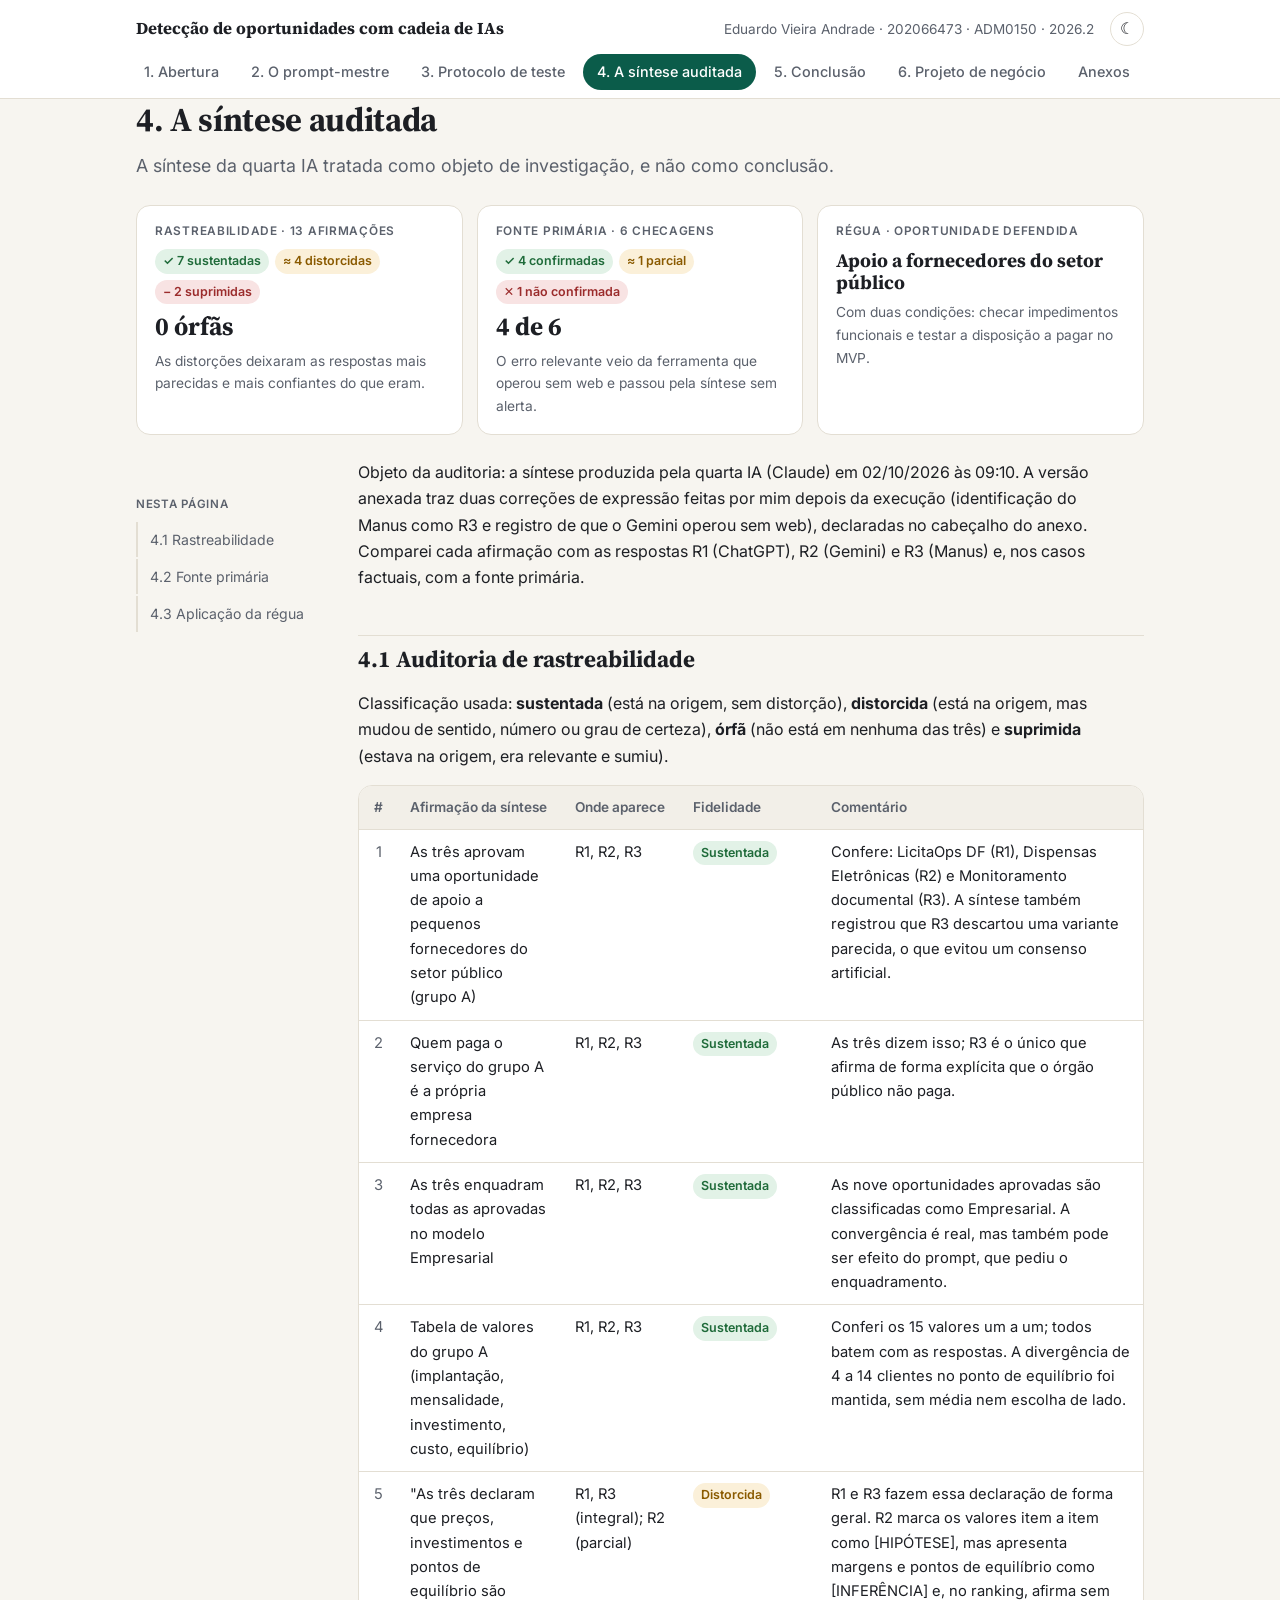
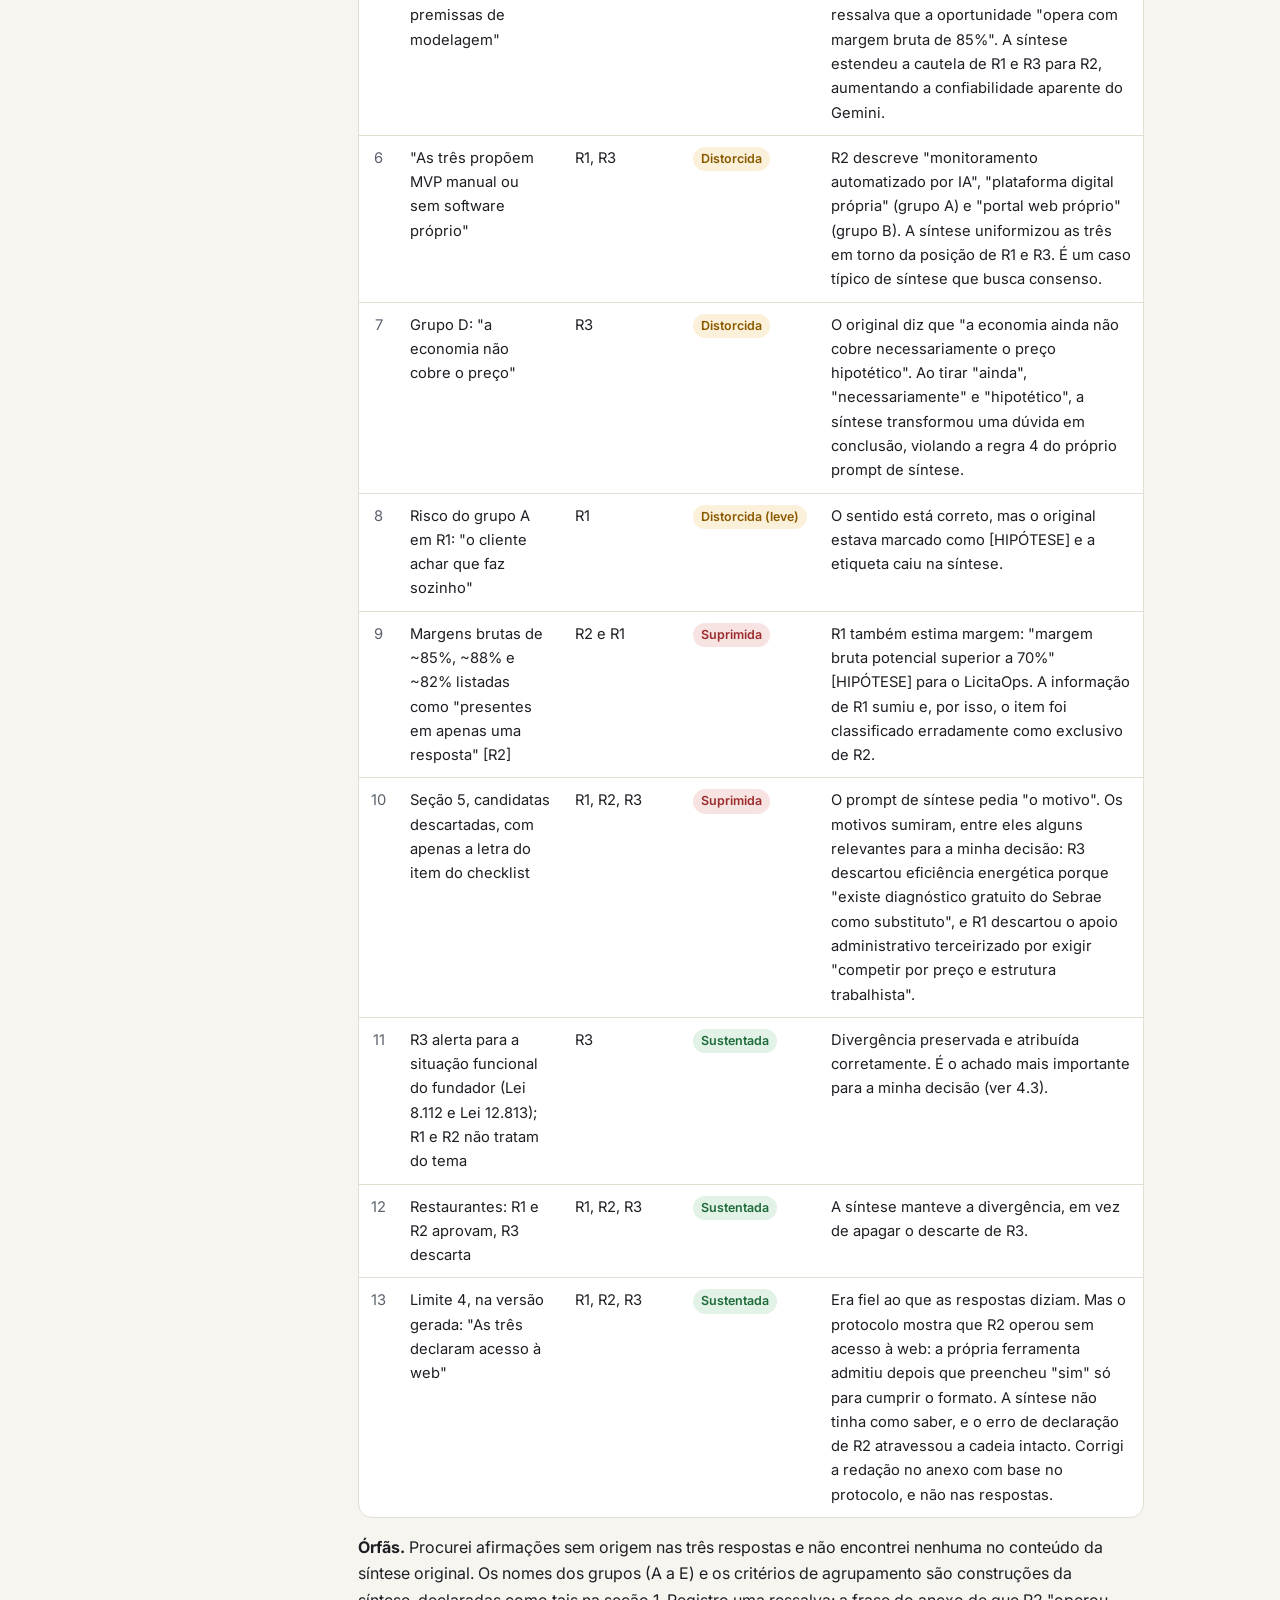
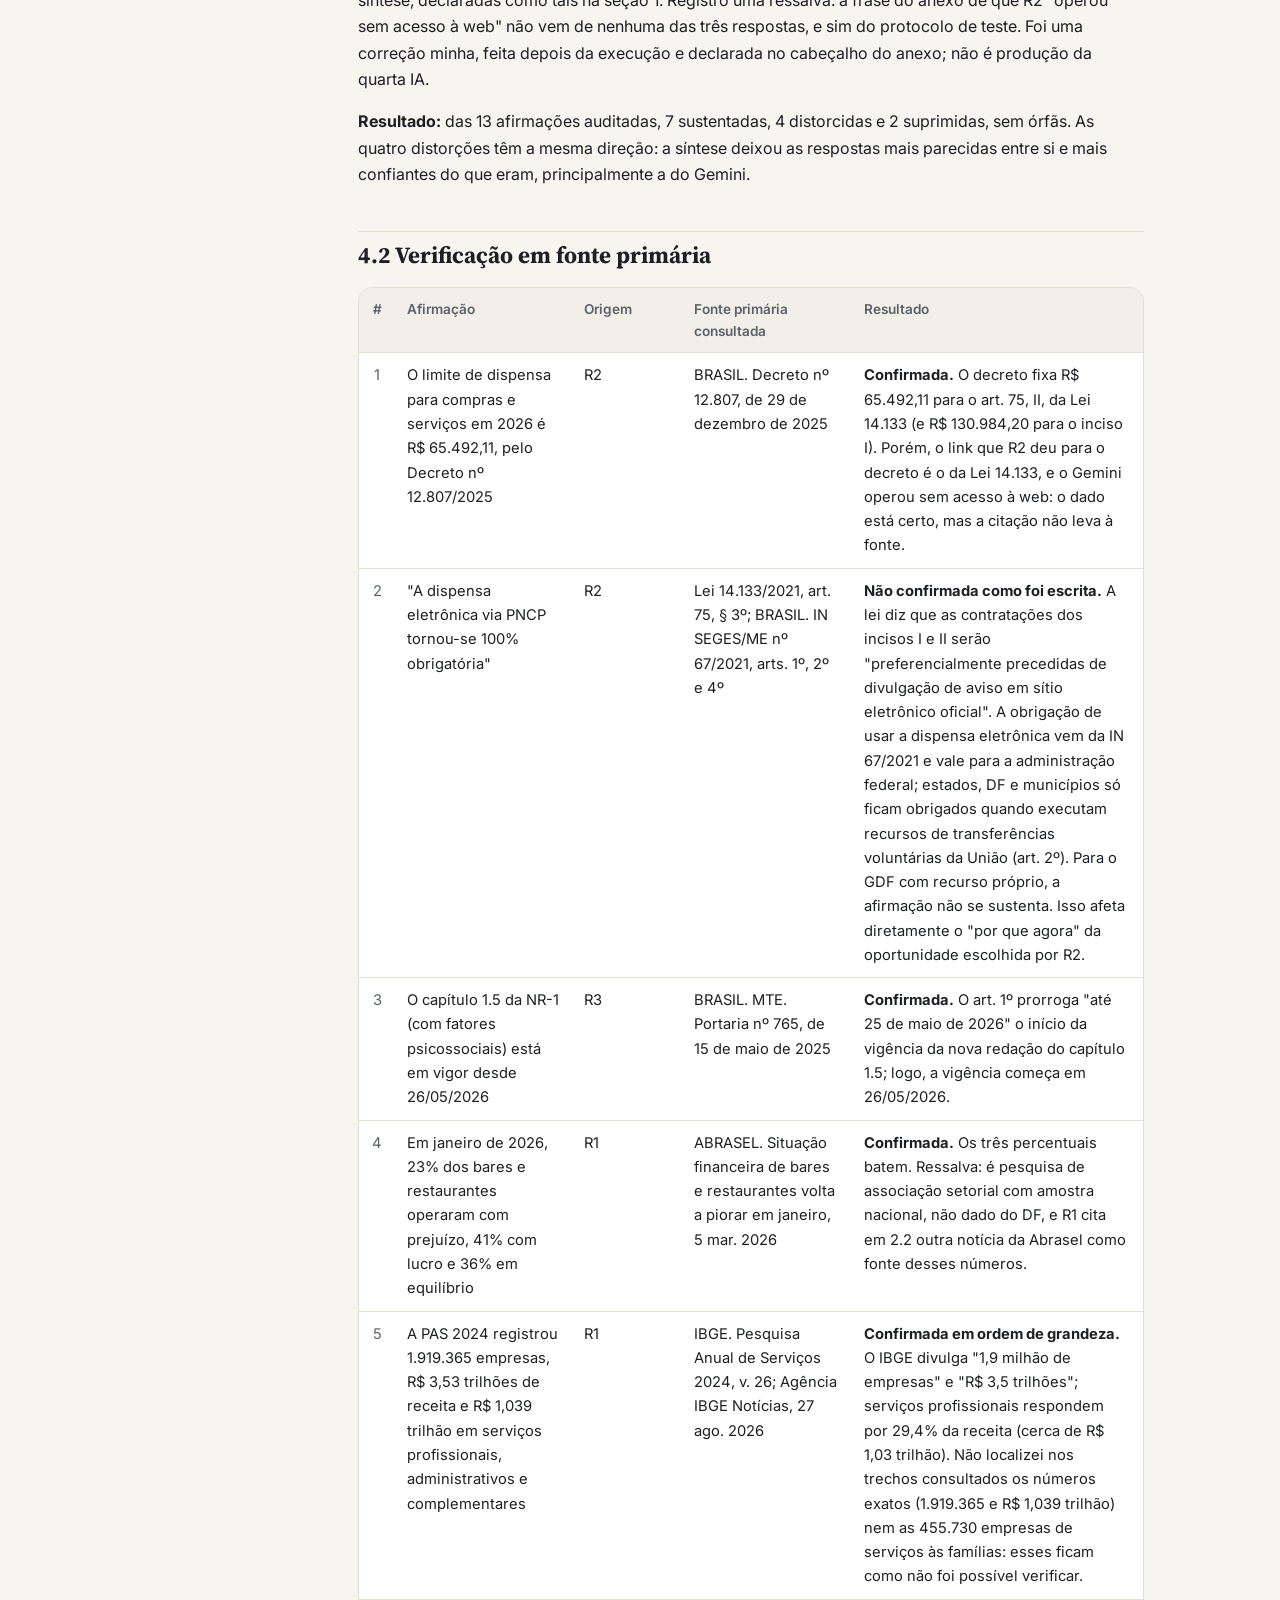
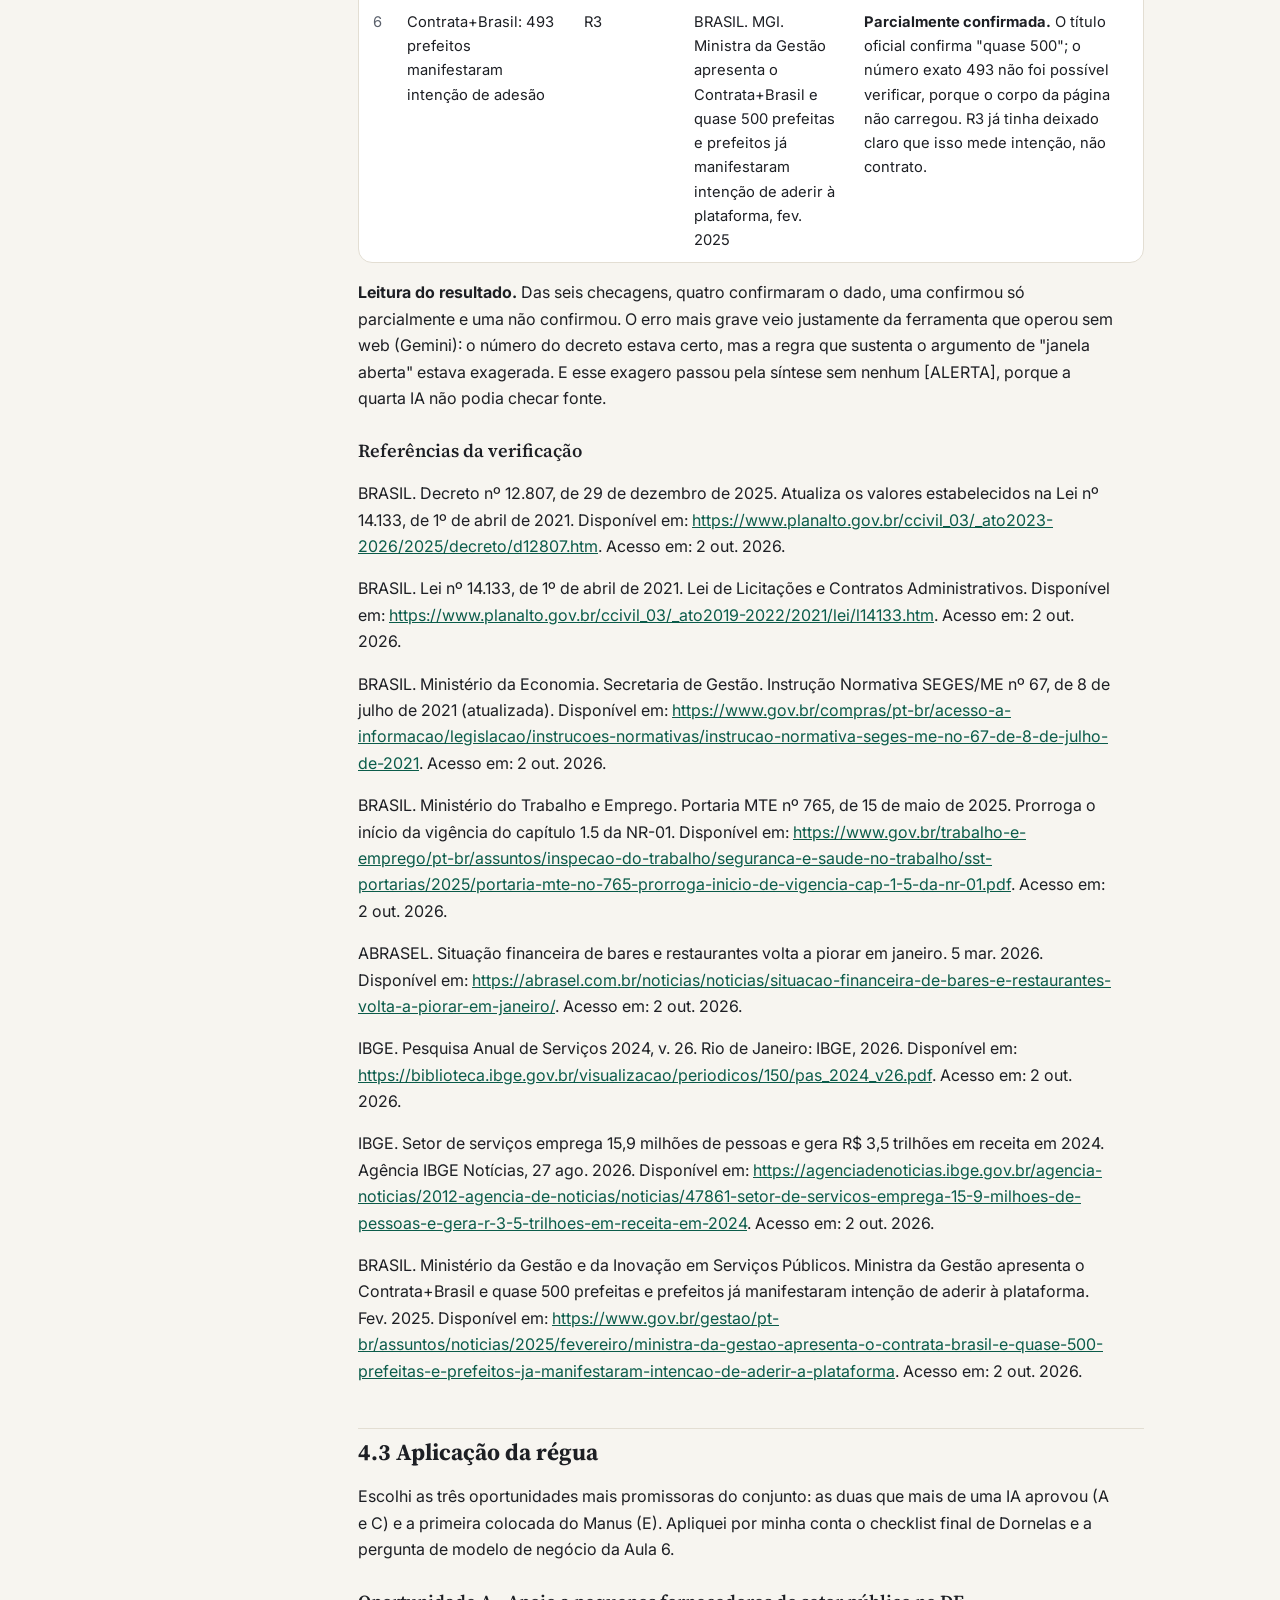
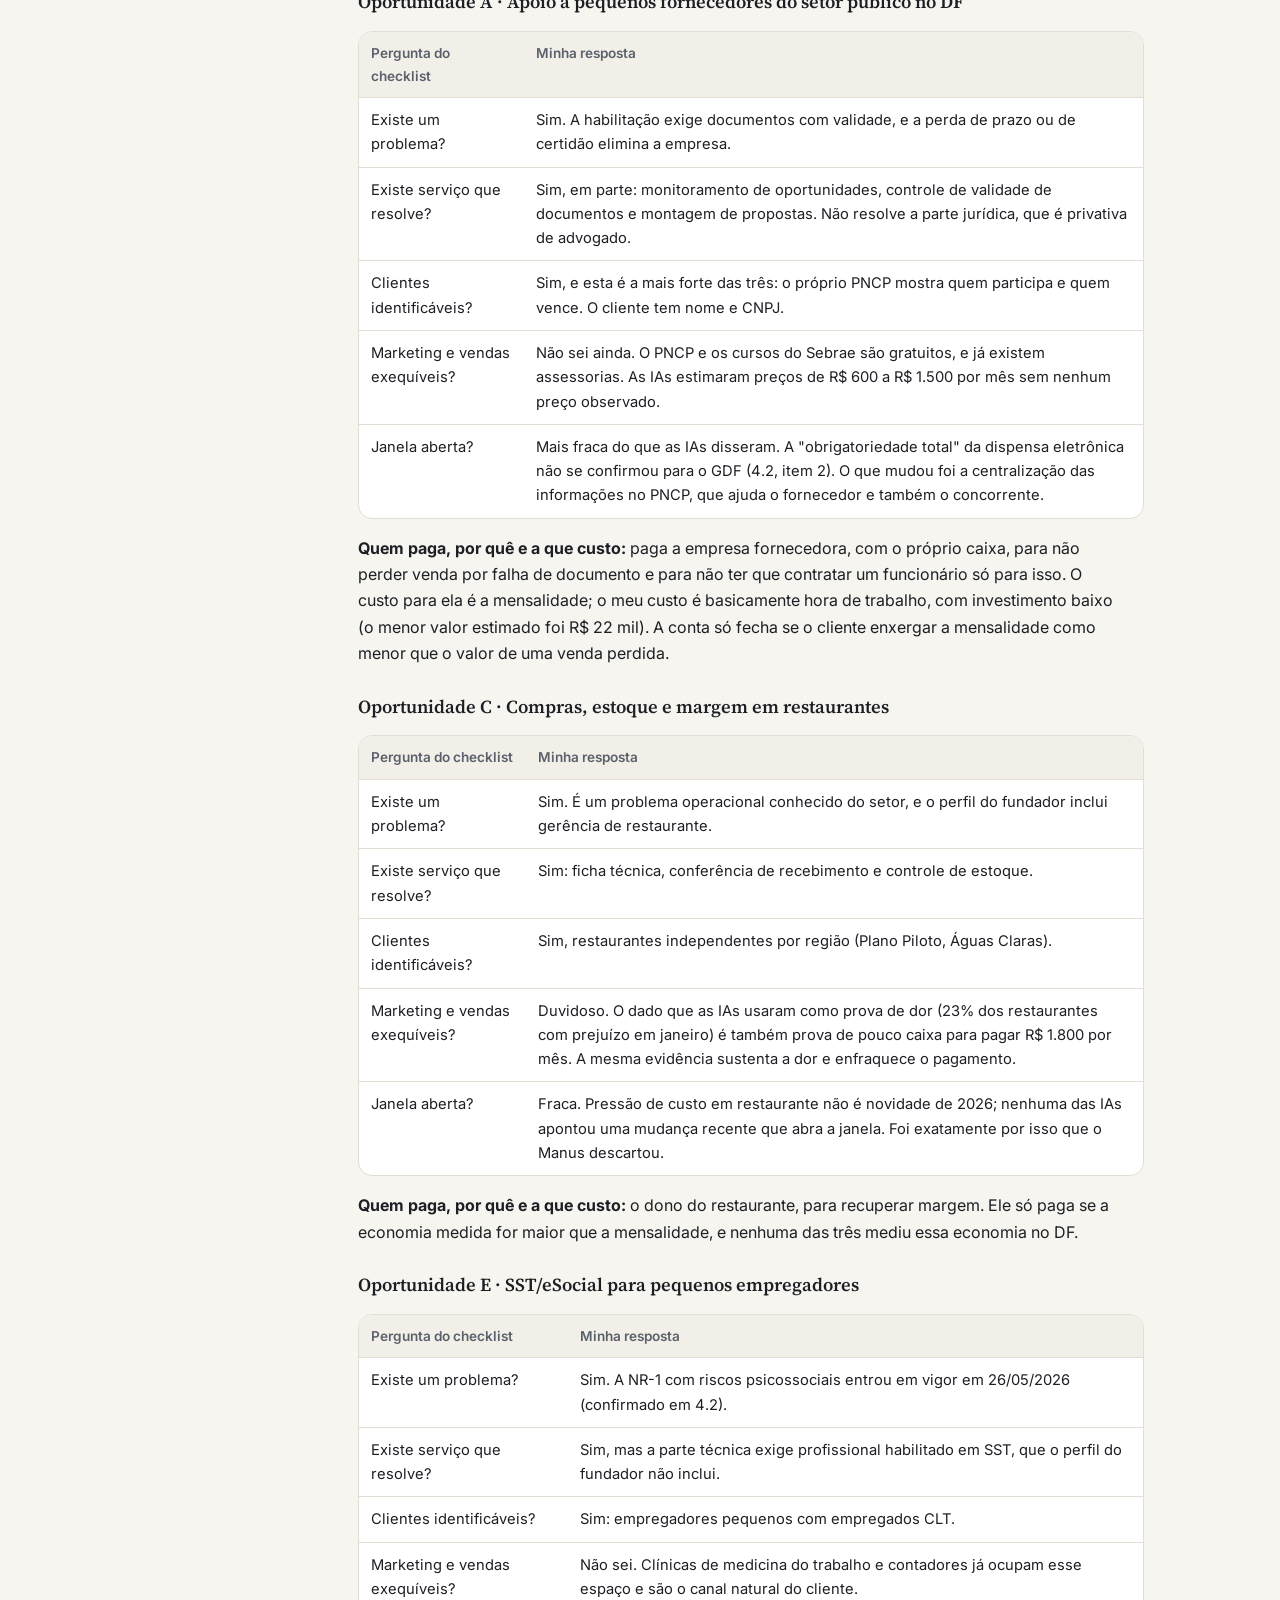
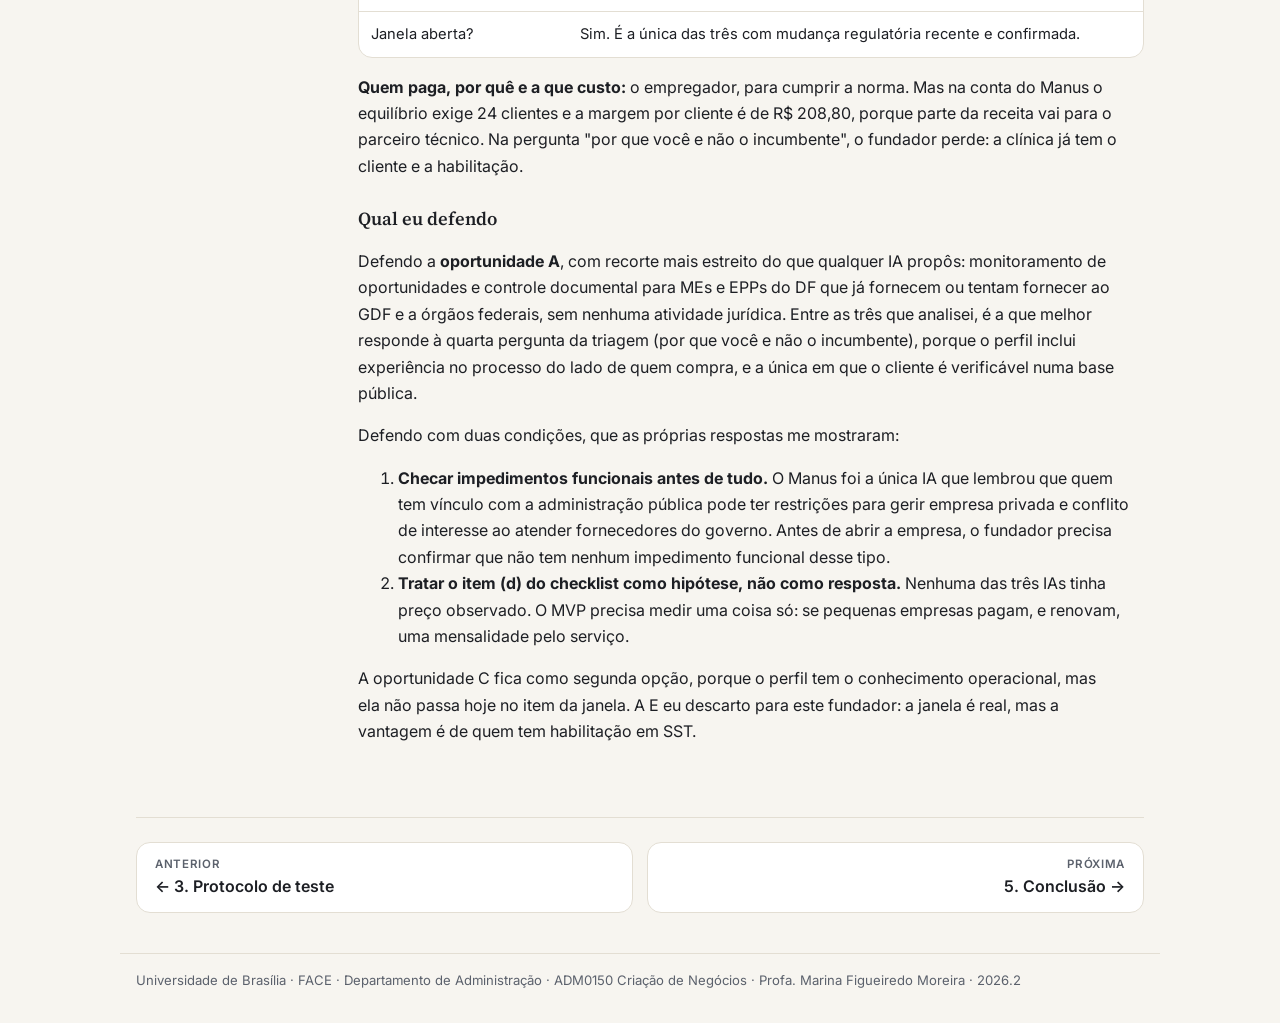
<file: auditoria.html>
<!doctype html>
<html lang="pt-BR">
<head>
<meta charset="utf-8">
<meta name="viewport" content="width=device-width, initial-scale=1">
<title>4. A síntese auditada · Cadeia de IAs · ADM0150</title>
<link rel="preconnect" href="https://fonts.googleapis.com">
<link rel="preconnect" href="https://fonts.gstatic.com" crossorigin>
<link href="https://fonts.googleapis.com/css2?family=Source+Serif+4:opsz,wght@8..60,500;8..60,700&family=Inter:wght@400;500;600&family=JetBrains+Mono:wght@400&display=swap" rel="stylesheet">
<link rel="stylesheet" href="style.css">
<meta name="description" content="Estudo de caso da Atividade 2 de ADM0150 (UnB): prompt de detecção de oportunidades aplicado em três IAs, síntese por uma quarta IA e auditoria da cadeia.">
<meta name="theme-color" content="#0b5c4a">
<link rel="icon" href="data:image/svg+xml,%3Csvg xmlns='http://www.w3.org/2000/svg' viewBox='0 0 32 32'%3E%3Crect width='32' height='32' rx='8' fill='%230b5c4a'/%3E%3Ccircle cx='9' cy='11' r='3' fill='%23fff'/%3E%3Ccircle cx='9' cy='21' r='3' fill='%23fff'/%3E%3Ccircle cx='23' cy='16' r='4' fill='%23fff'/%3E%3Cpath d='M12 11l7 4M12 21l7-4' stroke='%23fff' stroke-width='2'/%3E%3C/svg%3E">
<script>try{var t=localStorage.getItem('tema');if(t)document.documentElement.setAttribute('data-theme',t)}catch(e){}</script>
<script src="script.js" defer></script>
</head>
<body>
<a class="skip" href="#conteudo">Pular para o conteúdo</a>
<div class="progress" aria-hidden="true"><span></span></div>
<header class="top">
  <div class="wrap top-inner">
    <a class="brand" href="index.html">Detecção de oportunidades com cadeia de IAs</a>
    <span class="who">Eduardo Vieira Andrade · 202066473 · ADM0150 · 2026.2</span>
    <button class="theme-toggle" type="button" aria-label="Mudar tema">☾</button>
  </div>
  <nav class="wrap nav" aria-label="Seções"><a href="index.html">1. Abertura</a><a href="prompt.html">2. O prompt-mestre</a><a href="protocolo.html">3. Protocolo de teste</a><a href="auditoria.html" aria-current="page">4. A síntese auditada</a><a href="conclusao.html">5. Conclusão</a><a href="projeto.html">6. Projeto de negócio</a><a href="anexos.html">Anexos</a></nav>
</header>
<main class="wrap" id="conteudo">
<h1>4. A síntese auditada</h1>
<p class="lead">A síntese da quarta IA tratada como objeto de investigação, e não como conclusão.</p>
<div class="stats">
<a class="stat" href="#s41"><span class="stat-k">Rastreabilidade · 13 afirmações</span>
<span class="stat-row"><span class="tag ok">✓ 7 sustentadas</span><span class="tag warn">≈ 4 distorcidas</span><span class="tag bad">− 2 suprimidas</span></span>
<span class="stat-n">0 órfãs</span><span class="stat-d">As distorções deixaram as respostas mais parecidas e mais confiantes do que eram.</span></a>
<a class="stat" href="#s42"><span class="stat-k">Fonte primária · 6 checagens</span>
<span class="stat-row"><span class="tag ok">✓ 4 confirmadas</span><span class="tag warn">≈ 1 parcial</span><span class="tag bad">✕ 1 não confirmada</span></span>
<span class="stat-n">4 de 6</span><span class="stat-d">O erro relevante veio da ferramenta que operou sem web e passou pela síntese sem alerta.</span></a>
<a class="stat" href="#s43"><span class="stat-k">Régua · oportunidade defendida</span>
<span class="stat-n big">Apoio a fornecedores do setor público</span><span class="stat-d">Com duas condições: checar impedimentos funcionais e testar a disposição a pagar no MVP.</span></a>
</div><div class="with-toc"><nav class="side-toc" aria-label="Nesta página"><p>Nesta página</p><a href="#s41">4.1 Rastreabilidade</a><a href="#s42">4.2 Fonte primária</a><a href="#s43">4.3 Aplicação da régua</a></nav><div class="toc-body"><p>Objeto da auditoria: a síntese produzida pela quarta IA (Claude) em 02/10/2026 às 09:10. A versão anexada traz duas correções de expressão feitas por mim depois da execução (identificação do Manus como R3 e registro de que o Gemini operou sem web), declaradas no cabeçalho do anexo. Comparei cada afirmação com as respostas R1 (ChatGPT), R2 (Gemini) e R3 (Manus) e, nos casos factuais, com a fonte primária.</p>
<h2 id="s41">4.1 Auditoria de rastreabilidade</h2>
<p>Classificação usada: <strong>sustentada</strong> (está na origem, sem distorção), <strong>distorcida</strong> (está na origem, mas mudou de sentido, número ou grau de certeza), <strong>órfã</strong> (não está em nenhuma das três) e <strong>suprimida</strong> (estava na origem, era relevante e sumiu).</p>
<div class="table-wrap"><table class="num">
<thead>
<tr class="header">
<th>#</th>
<th>Afirmação da síntese</th>
<th>Onde aparece</th>
<th>Fidelidade</th>
<th>Comentário</th>
</tr>
</thead>
<tbody>
<tr class="odd">
<td>1</td>
<td>As três aprovam uma oportunidade de apoio a pequenos fornecedores do setor público (grupo A)</td>
<td>R1, R2, R3</td>
<td><span class="tag ok">Sustentada</span></td>
<td>Confere: LicitaOps DF (R1), Dispensas Eletrônicas (R2) e Monitoramento documental (R3). A síntese também registrou que R3 descartou uma variante parecida, o que evitou um consenso artificial.</td>
</tr>
<tr class="even">
<td>2</td>
<td>Quem paga o serviço do grupo A é a própria empresa fornecedora</td>
<td>R1, R2, R3</td>
<td><span class="tag ok">Sustentada</span></td>
<td>As três dizem isso; R3 é o único que afirma de forma explícita que o órgão público não paga.</td>
</tr>
<tr class="odd">
<td>3</td>
<td>As três enquadram todas as aprovadas no modelo Empresarial</td>
<td>R1, R2, R3</td>
<td><span class="tag ok">Sustentada</span></td>
<td>As nove oportunidades aprovadas são classificadas como Empresarial. A convergência é real, mas também pode ser efeito do prompt, que pediu o enquadramento.</td>
</tr>
<tr class="even">
<td>4</td>
<td>Tabela de valores do grupo A (implantação, mensalidade, investimento, custo, equilíbrio)</td>
<td>R1, R2, R3</td>
<td><span class="tag ok">Sustentada</span></td>
<td>Conferi os 15 valores um a um; todos batem com as respostas. A divergência de 4 a 14 clientes no ponto de equilíbrio foi mantida, sem média nem escolha de lado.</td>
</tr>
<tr class="odd">
<td>5</td>
<td>"As três declaram que preços, investimentos e pontos de equilíbrio são premissas de modelagem"</td>
<td>R1, R3 (integral); R2 (parcial)</td>
<td><span class="tag warn">Distorcida</span></td>
<td>R1 e R3 fazem essa declaração de forma geral. R2 marca os valores item a item como [HIPÓTESE], mas apresenta margens e pontos de equilíbrio como [INFERÊNCIA] e, no ranking, afirma sem ressalva que a oportunidade "opera com margem bruta de 85%". A síntese estendeu a cautela de R1 e R3 para R2, aumentando a confiabilidade aparente do Gemini.</td>
</tr>
<tr class="even">
<td>6</td>
<td>"As três propõem MVP manual ou sem software próprio"</td>
<td>R1, R3</td>
<td><span class="tag warn">Distorcida</span></td>
<td>R2 descreve "monitoramento automatizado por IA", "plataforma digital própria" (grupo A) e "portal web próprio" (grupo B). A síntese uniformizou as três em torno da posição de R1 e R3. É um caso típico de síntese que busca consenso.</td>
</tr>
<tr class="odd">
<td>7</td>
<td>Grupo D: "a economia não cobre o preço"</td>
<td>R3</td>
<td><span class="tag warn">Distorcida</span></td>
<td>O original diz que "a economia ainda não cobre necessariamente o preço hipotético". Ao tirar "ainda", "necessariamente" e "hipotético", a síntese transformou uma dúvida em conclusão, violando a regra 4 do próprio prompt de síntese.</td>
</tr>
<tr class="even">
<td>8</td>
<td>Risco do grupo A em R1: "o cliente achar que faz sozinho"</td>
<td>R1</td>
<td><span class="tag warn">Distorcida (leve)</span></td>
<td>O sentido está correto, mas o original estava marcado como [HIPÓTESE] e a etiqueta caiu na síntese.</td>
</tr>
<tr class="odd">
<td>9</td>
<td>Margens brutas de ~85%, ~88% e ~82% listadas como "presentes em apenas uma resposta" [R2]</td>
<td>R2 e R1</td>
<td><span class="tag bad">Suprimida</span></td>
<td>R1 também estima margem: "margem bruta potencial superior a 70%" [HIPÓTESE] para o LicitaOps. A informação de R1 sumiu e, por isso, o item foi classificado erradamente como exclusivo de R2.</td>
</tr>
<tr class="even">
<td>10</td>
<td>Seção 5, candidatas descartadas, com apenas a letra do item do checklist</td>
<td>R1, R2, R3</td>
<td><span class="tag bad">Suprimida</span></td>
<td>O prompt de síntese pedia "o motivo". Os motivos sumiram, entre eles alguns relevantes para a minha decisão: R3 descartou eficiência energética porque "existe diagnóstico gratuito do Sebrae como substituto", e R1 descartou o apoio administrativo terceirizado por exigir "competir por preço e estrutura trabalhista".</td>
</tr>
<tr class="odd">
<td>11</td>
<td>R3 alerta para a situação funcional do fundador (Lei 8.112 e Lei 12.813); R1 e R2 não tratam do tema</td>
<td>R3</td>
<td><span class="tag ok">Sustentada</span></td>
<td>Divergência preservada e atribuída corretamente. É o achado mais importante para a minha decisão (ver 4.3).</td>
</tr>
<tr class="even">
<td>12</td>
<td>Restaurantes: R1 e R2 aprovam, R3 descarta</td>
<td>R1, R2, R3</td>
<td><span class="tag ok">Sustentada</span></td>
<td>A síntese manteve a divergência, em vez de apagar o descarte de R3.</td>
</tr>
<tr class="odd">
<td>13</td>
<td>Limite 4, na versão gerada: "As três declaram acesso à web"</td>
<td>R1, R2, R3</td>
<td><span class="tag ok">Sustentada</span></td>
<td>Era fiel ao que as respostas diziam. Mas o protocolo mostra que R2 operou sem acesso à web: a própria ferramenta admitiu depois que preencheu "sim" só para cumprir o formato. A síntese não tinha como saber, e o erro de declaração de R2 atravessou a cadeia intacto. Corrigi a redação no anexo com base no protocolo, e não nas respostas.</td>
</tr>
</tbody>
</table></div>
<p><strong>Órfãs.</strong> Procurei afirmações sem origem nas três respostas e não encontrei nenhuma no conteúdo da síntese original. Os nomes dos grupos (A a E) e os critérios de agrupamento são construções da síntese, declaradas como tais na seção 1. Registro uma ressalva: a frase do anexo de que R2 "operou sem acesso à web" não vem de nenhuma das três respostas, e sim do protocolo de teste. Foi uma correção minha, feita depois da execução e declarada no cabeçalho do anexo; não é produção da quarta IA.</p>
<p><strong>Resultado:</strong> das 13 afirmações auditadas, 7 sustentadas, 4 distorcidas e 2 suprimidas, sem órfãs. As quatro distorções têm a mesma direção: a síntese deixou as respostas mais parecidas entre si e mais confiantes do que eram, principalmente a do Gemini.</p>
<h2 id="s42">4.2 Verificação em fonte primária</h2>
<div class="table-wrap"><table class="num">
<thead>
<tr class="header">
<th>#</th>
<th>Afirmação</th>
<th>Origem</th>
<th>Fonte primária consultada</th>
<th>Resultado</th>
</tr>
</thead>
<tbody>
<tr class="odd">
<td>1</td>
<td>O limite de dispensa para compras e serviços em 2026 é R$ 65.492,11, pelo Decreto nº 12.807/2025</td>
<td>R2</td>
<td>BRASIL. Decreto nº 12.807, de 29 de dezembro de 2025</td>
<td><strong>Confirmada.</strong> O decreto fixa R$ 65.492,11 para o art. 75, II, da Lei 14.133 (e R$ 130.984,20 para o inciso I). Porém, o link que R2 deu para o decreto é o da Lei 14.133, e o Gemini operou sem acesso à web: o dado está certo, mas a citação não leva à fonte.</td>
</tr>
<tr class="even">
<td>2</td>
<td>"A dispensa eletrônica via PNCP tornou-se 100% obrigatória"</td>
<td>R2</td>
<td>Lei 14.133/2021, art. 75, § 3º; BRASIL. IN SEGES/ME nº 67/2021, arts. 1º, 2º e 4º</td>
<td><strong>Não confirmada como foi escrita.</strong> A lei diz que as contratações dos incisos I e II serão "preferencialmente precedidas de divulgação de aviso em sítio eletrônico oficial". A obrigação de usar a dispensa eletrônica vem da IN 67/2021 e vale para a administração federal; estados, DF e municípios só ficam obrigados quando executam recursos de transferências voluntárias da União (art. 2º). Para o GDF com recurso próprio, a afirmação não se sustenta. Isso afeta diretamente o "por que agora" da oportunidade escolhida por R2.</td>
</tr>
<tr class="odd">
<td>3</td>
<td>O capítulo 1.5 da NR-1 (com fatores psicossociais) está em vigor desde 26/05/2026</td>
<td>R3</td>
<td>BRASIL. MTE. Portaria nº 765, de 15 de maio de 2025</td>
<td><strong>Confirmada.</strong> O art. 1º prorroga "até 25 de maio de 2026" o início da vigência da nova redação do capítulo 1.5; logo, a vigência começa em 26/05/2026.</td>
</tr>
<tr class="even">
<td>4</td>
<td>Em janeiro de 2026, 23% dos bares e restaurantes operaram com prejuízo, 41% com lucro e 36% em equilíbrio</td>
<td>R1</td>
<td>ABRASEL. Situação financeira de bares e restaurantes volta a piorar em janeiro, 5 mar. 2026</td>
<td><strong>Confirmada.</strong> Os três percentuais batem. Ressalva: é pesquisa de associação setorial com amostra nacional, não dado do DF, e R1 cita em 2.2 outra notícia da Abrasel como fonte desses números.</td>
</tr>
<tr class="odd">
<td>5</td>
<td>A PAS 2024 registrou 1.919.365 empresas, R$ 3,53 trilhões de receita e R$ 1,039 trilhão em serviços profissionais, administrativos e complementares</td>
<td>R1</td>
<td>IBGE. Pesquisa Anual de Serviços 2024, v. 26; Agência IBGE Notícias, 27 ago. 2026</td>
<td><strong>Confirmada em ordem de grandeza.</strong> O IBGE divulga "1,9 milhão de empresas" e "R$ 3,5 trilhões"; serviços profissionais respondem por 29,4% da receita (cerca de R$ 1,03 trilhão). Não localizei nos trechos consultados os números exatos (1.919.365 e R$ 1,039 trilhão) nem as 455.730 empresas de serviços às famílias: esses ficam como não foi possível verificar.</td>
</tr>
<tr class="even">
<td>6</td>
<td>Contrata+Brasil: 493 prefeitos manifestaram intenção de adesão</td>
<td>R3</td>
<td>BRASIL. MGI. Ministra da Gestão apresenta o Contrata+Brasil e quase 500 prefeitas e prefeitos já manifestaram intenção de aderir à plataforma, fev. 2025</td>
<td><strong>Parcialmente confirmada.</strong> O título oficial confirma "quase 500"; o número exato 493 não foi possível verificar, porque o corpo da página não carregou. R3 já tinha deixado claro que isso mede intenção, não contrato.</td>
</tr>
</tbody>
</table></div>
<p><strong>Leitura do resultado.</strong> Das seis checagens, quatro confirmaram o dado, uma confirmou só parcialmente e uma não confirmou. O erro mais grave veio justamente da ferramenta que operou sem web (Gemini): o número do decreto estava certo, mas a regra que sustenta o argumento de "janela aberta" estava exagerada. E esse exagero passou pela síntese sem nenhum [ALERTA], porque a quarta IA não podia checar fonte.</p>
<h3 id="referências-da-verificação">Referências da verificação</h3>
<p>BRASIL. Decreto nº 12.807, de 29 de dezembro de 2025. Atualiza os valores estabelecidos na Lei nº 14.133, de 1º de abril de 2021. Disponível em: <a href="https://www.planalto.gov.br/ccivil_03/_ato2023-2026/2025/decreto/d12807.htm">https://www.planalto.gov.br/ccivil_03/_ato2023-2026/2025/decreto/d12807.htm</a>. Acesso em: 2 out. 2026.</p>
<p>BRASIL. Lei nº 14.133, de 1º de abril de 2021. Lei de Licitações e Contratos Administrativos. Disponível em: <a href="https://www.planalto.gov.br/ccivil_03/_ato2019-2022/2021/lei/l14133.htm">https://www.planalto.gov.br/ccivil_03/_ato2019-2022/2021/lei/l14133.htm</a>. Acesso em: 2 out. 2026.</p>
<p>BRASIL. Ministério da Economia. Secretaria de Gestão. Instrução Normativa SEGES/ME nº 67, de 8 de julho de 2021 (atualizada). Disponível em: <a href="https://www.gov.br/compras/pt-br/acesso-a-informacao/legislacao/instrucoes-normativas/instrucao-normativa-seges-me-no-67-de-8-de-julho-de-2021">https://www.gov.br/compras/pt-br/acesso-a-informacao/legislacao/instrucoes-normativas/instrucao-normativa-seges-me-no-67-de-8-de-julho-de-2021</a>. Acesso em: 2 out. 2026.</p>
<p>BRASIL. Ministério do Trabalho e Emprego. Portaria MTE nº 765, de 15 de maio de 2025. Prorroga o início da vigência do capítulo 1.5 da NR-01. Disponível em: <a href="https://www.gov.br/trabalho-e-emprego/pt-br/assuntos/inspecao-do-trabalho/seguranca-e-saude-no-trabalho/sst-portarias/2025/portaria-mte-no-765-prorroga-inicio-de-vigencia-cap-1-5-da-nr-01.pdf">https://www.gov.br/trabalho-e-emprego/pt-br/assuntos/inspecao-do-trabalho/seguranca-e-saude-no-trabalho/sst-portarias/2025/portaria-mte-no-765-prorroga-inicio-de-vigencia-cap-1-5-da-nr-01.pdf</a>. Acesso em: 2 out. 2026.</p>
<p>ABRASEL. Situação financeira de bares e restaurantes volta a piorar em janeiro. 5 mar. 2026. Disponível em: <a href="https://abrasel.com.br/noticias/noticias/situacao-financeira-de-bares-e-restaurantes-volta-a-piorar-em-janeiro/">https://abrasel.com.br/noticias/noticias/situacao-financeira-de-bares-e-restaurantes-volta-a-piorar-em-janeiro/</a>. Acesso em: 2 out. 2026.</p>
<p>IBGE. Pesquisa Anual de Serviços 2024, v. 26. Rio de Janeiro: IBGE, 2026. Disponível em: <a href="https://biblioteca.ibge.gov.br/visualizacao/periodicos/150/pas_2024_v26.pdf">https://biblioteca.ibge.gov.br/visualizacao/periodicos/150/pas_2024_v26.pdf</a>. Acesso em: 2 out. 2026.</p>
<p>IBGE. Setor de serviços emprega 15,9 milhões de pessoas e gera R$ 3,5 trilhões em receita em 2024. Agência IBGE Notícias, 27 ago. 2026. Disponível em: <a href="https://agenciadenoticias.ibge.gov.br/agencia-noticias/2012-agencia-de-noticias/noticias/47861-setor-de-servicos-emprega-15-9-milhoes-de-pessoas-e-gera-r-3-5-trilhoes-em-receita-em-2024">https://agenciadenoticias.ibge.gov.br/agencia-noticias/2012-agencia-de-noticias/noticias/47861-setor-de-servicos-emprega-15-9-milhoes-de-pessoas-e-gera-r-3-5-trilhoes-em-receita-em-2024</a>. Acesso em: 2 out. 2026.</p>
<p>BRASIL. Ministério da Gestão e da Inovação em Serviços Públicos. Ministra da Gestão apresenta o Contrata+Brasil e quase 500 prefeitas e prefeitos já manifestaram intenção de aderir à plataforma. Fev. 2025. Disponível em: <a href="https://www.gov.br/gestao/pt-br/assuntos/noticias/2025/fevereiro/ministra-da-gestao-apresenta-o-contrata-brasil-e-quase-500-prefeitas-e-prefeitos-ja-manifestaram-intencao-de-aderir-a-plataforma">https://www.gov.br/gestao/pt-br/assuntos/noticias/2025/fevereiro/ministra-da-gestao-apresenta-o-contrata-brasil-e-quase-500-prefeitas-e-prefeitos-ja-manifestaram-intencao-de-aderir-a-plataforma</a>. Acesso em: 2 out. 2026.</p>
<h2 id="s43">4.3 Aplicação da régua</h2>
<p>Escolhi as três oportunidades mais promissoras do conjunto: as duas que mais de uma IA aprovou (A e C) e a primeira colocada do Manus (E). Apliquei por minha conta o checklist final de Dornelas e a pergunta de modelo de negócio da Aula 6.</p>
<h3 id="oportunidade-a--apoio-a-pequenos-fornecedores-do-setor-público-no-df">Oportunidade A · Apoio a pequenos fornecedores do setor público no DF</h3>
<div class="table-wrap"><table>
<thead>
<tr class="header">
<th>Pergunta do checklist</th>
<th>Minha resposta</th>
</tr>
</thead>
<tbody>
<tr class="odd">
<td>Existe um problema?</td>
<td>Sim. A habilitação exige documentos com validade, e a perda de prazo ou de certidão elimina a empresa.</td>
</tr>
<tr class="even">
<td>Existe serviço que resolve?</td>
<td>Sim, em parte: monitoramento de oportunidades, controle de validade de documentos e montagem de propostas. Não resolve a parte jurídica, que é privativa de advogado.</td>
</tr>
<tr class="odd">
<td>Clientes identificáveis?</td>
<td>Sim, e esta é a mais forte das três: o próprio PNCP mostra quem participa e quem vence. O cliente tem nome e CNPJ.</td>
</tr>
<tr class="even">
<td>Marketing e vendas exequíveis?</td>
<td>Não sei ainda. O PNCP e os cursos do Sebrae são gratuitos, e já existem assessorias. As IAs estimaram preços de R$ 600 a R$ 1.500 por mês sem nenhum preço observado.</td>
</tr>
<tr class="odd">
<td>Janela aberta?</td>
<td>Mais fraca do que as IAs disseram. A "obrigatoriedade total" da dispensa eletrônica não se confirmou para o GDF (4.2, item 2). O que mudou foi a centralização das informações no PNCP, que ajuda o fornecedor e também o concorrente.</td>
</tr>
</tbody>
</table></div>
<p><strong>Quem paga, por quê e a que custo:</strong> paga a empresa fornecedora, com o próprio caixa, para não perder venda por falha de documento e para não ter que contratar um funcionário só para isso. O custo para ela é a mensalidade; o meu custo é basicamente hora de trabalho, com investimento baixo (o menor valor estimado foi R$ 22 mil). A conta só fecha se o cliente enxergar a mensalidade como menor que o valor de uma venda perdida.</p>
<h3 id="oportunidade-c--compras-estoque-e-margem-em-restaurantes">Oportunidade C · Compras, estoque e margem em restaurantes</h3>
<div class="table-wrap"><table>
<thead>
<tr class="header">
<th>Pergunta do checklist</th>
<th>Minha resposta</th>
</tr>
</thead>
<tbody>
<tr class="odd">
<td>Existe um problema?</td>
<td>Sim. É um problema operacional conhecido do setor, e o perfil do fundador inclui gerência de restaurante.</td>
</tr>
<tr class="even">
<td>Existe serviço que resolve?</td>
<td>Sim: ficha técnica, conferência de recebimento e controle de estoque.</td>
</tr>
<tr class="odd">
<td>Clientes identificáveis?</td>
<td>Sim, restaurantes independentes por região (Plano Piloto, Águas Claras).</td>
</tr>
<tr class="even">
<td>Marketing e vendas exequíveis?</td>
<td>Duvidoso. O dado que as IAs usaram como prova de dor (23% dos restaurantes com prejuízo em janeiro) é também prova de pouco caixa para pagar R$ 1.800 por mês. A mesma evidência sustenta a dor e enfraquece o pagamento.</td>
</tr>
<tr class="odd">
<td>Janela aberta?</td>
<td>Fraca. Pressão de custo em restaurante não é novidade de 2026; nenhuma das IAs apontou uma mudança recente que abra a janela. Foi exatamente por isso que o Manus descartou.</td>
</tr>
</tbody>
</table></div>
<p><strong>Quem paga, por quê e a que custo:</strong> o dono do restaurante, para recuperar margem. Ele só paga se a economia medida for maior que a mensalidade, e nenhuma das três mediu essa economia no DF.</p>
<h3 id="oportunidade-e--sstesocial-para-pequenos-empregadores">Oportunidade E · SST/eSocial para pequenos empregadores</h3>
<div class="table-wrap"><table>
<thead>
<tr class="header">
<th>Pergunta do checklist</th>
<th>Minha resposta</th>
</tr>
</thead>
<tbody>
<tr class="odd">
<td>Existe um problema?</td>
<td>Sim. A NR-1 com riscos psicossociais entrou em vigor em 26/05/2026 (confirmado em 4.2).</td>
</tr>
<tr class="even">
<td>Existe serviço que resolve?</td>
<td>Sim, mas a parte técnica exige profissional habilitado em SST, que o perfil do fundador não inclui.</td>
</tr>
<tr class="odd">
<td>Clientes identificáveis?</td>
<td>Sim: empregadores pequenos com empregados CLT.</td>
</tr>
<tr class="even">
<td>Marketing e vendas exequíveis?</td>
<td>Não sei. Clínicas de medicina do trabalho e contadores já ocupam esse espaço e são o canal natural do cliente.</td>
</tr>
<tr class="odd">
<td>Janela aberta?</td>
<td>Sim. É a única das três com mudança regulatória recente e confirmada.</td>
</tr>
</tbody>
</table></div>
<p><strong>Quem paga, por quê e a que custo:</strong> o empregador, para cumprir a norma. Mas na conta do Manus o equilíbrio exige 24 clientes e a margem por cliente é de R$ 208,80, porque parte da receita vai para o parceiro técnico. Na pergunta "por que você e não o incumbente", o fundador perde: a clínica já tem o cliente e a habilitação.</p>
<h3 id="qual-eu-defendo">Qual eu defendo</h3>
<p>Defendo a <strong>oportunidade A</strong>, com recorte mais estreito do que qualquer IA propôs: monitoramento de oportunidades e controle documental para MEs e EPPs do DF que já fornecem ou tentam fornecer ao GDF e a órgãos federais, sem nenhuma atividade jurídica. Entre as três que analisei, é a que melhor responde à quarta pergunta da triagem (por que você e não o incumbente), porque o perfil inclui experiência no processo do lado de quem compra, e a única em que o cliente é verificável numa base pública.</p>
<p>Defendo com duas condições, que as próprias respostas me mostraram:</p>
<ol type="1">
<li><strong>Checar impedimentos funcionais antes de tudo.</strong> O Manus foi a única IA que lembrou que quem tem vínculo com a administração pública pode ter restrições para gerir empresa privada e conflito de interesse ao atender fornecedores do governo. Antes de abrir a empresa, o fundador precisa confirmar que não tem nenhum impedimento funcional desse tipo.</li>
<li><strong>Tratar o item (d) do checklist como hipótese, não como resposta.</strong> Nenhuma das três IAs tinha preço observado. O MVP precisa medir uma coisa só: se pequenas empresas pagam, e renovam, uma mensalidade pelo serviço.</li>
</ol>
<p>A oportunidade C fica como segunda opção, porque o perfil tem o conhecimento operacional, mas ela não passa hoje no item da janela. A E eu descarto para este fundador: a janela é real, mas a vantagem é de quem tem habilitação em SST.</p>
</div></div>
<div class="pager"><a href="protocolo.html">← 3. Protocolo de teste</a><a href="conclusao.html">5. Conclusão →</a></div>
</main>
<button class="to-top" type="button" aria-label="Voltar ao topo">↑</button>
<footer class="wrap foot">Universidade de Brasília · FACE · Departamento de Administração · ADM0150 Criação de Negócios · Profa. Marina Figueiredo Moreira · 2026.2</footer>
</body>
</html>
</file>
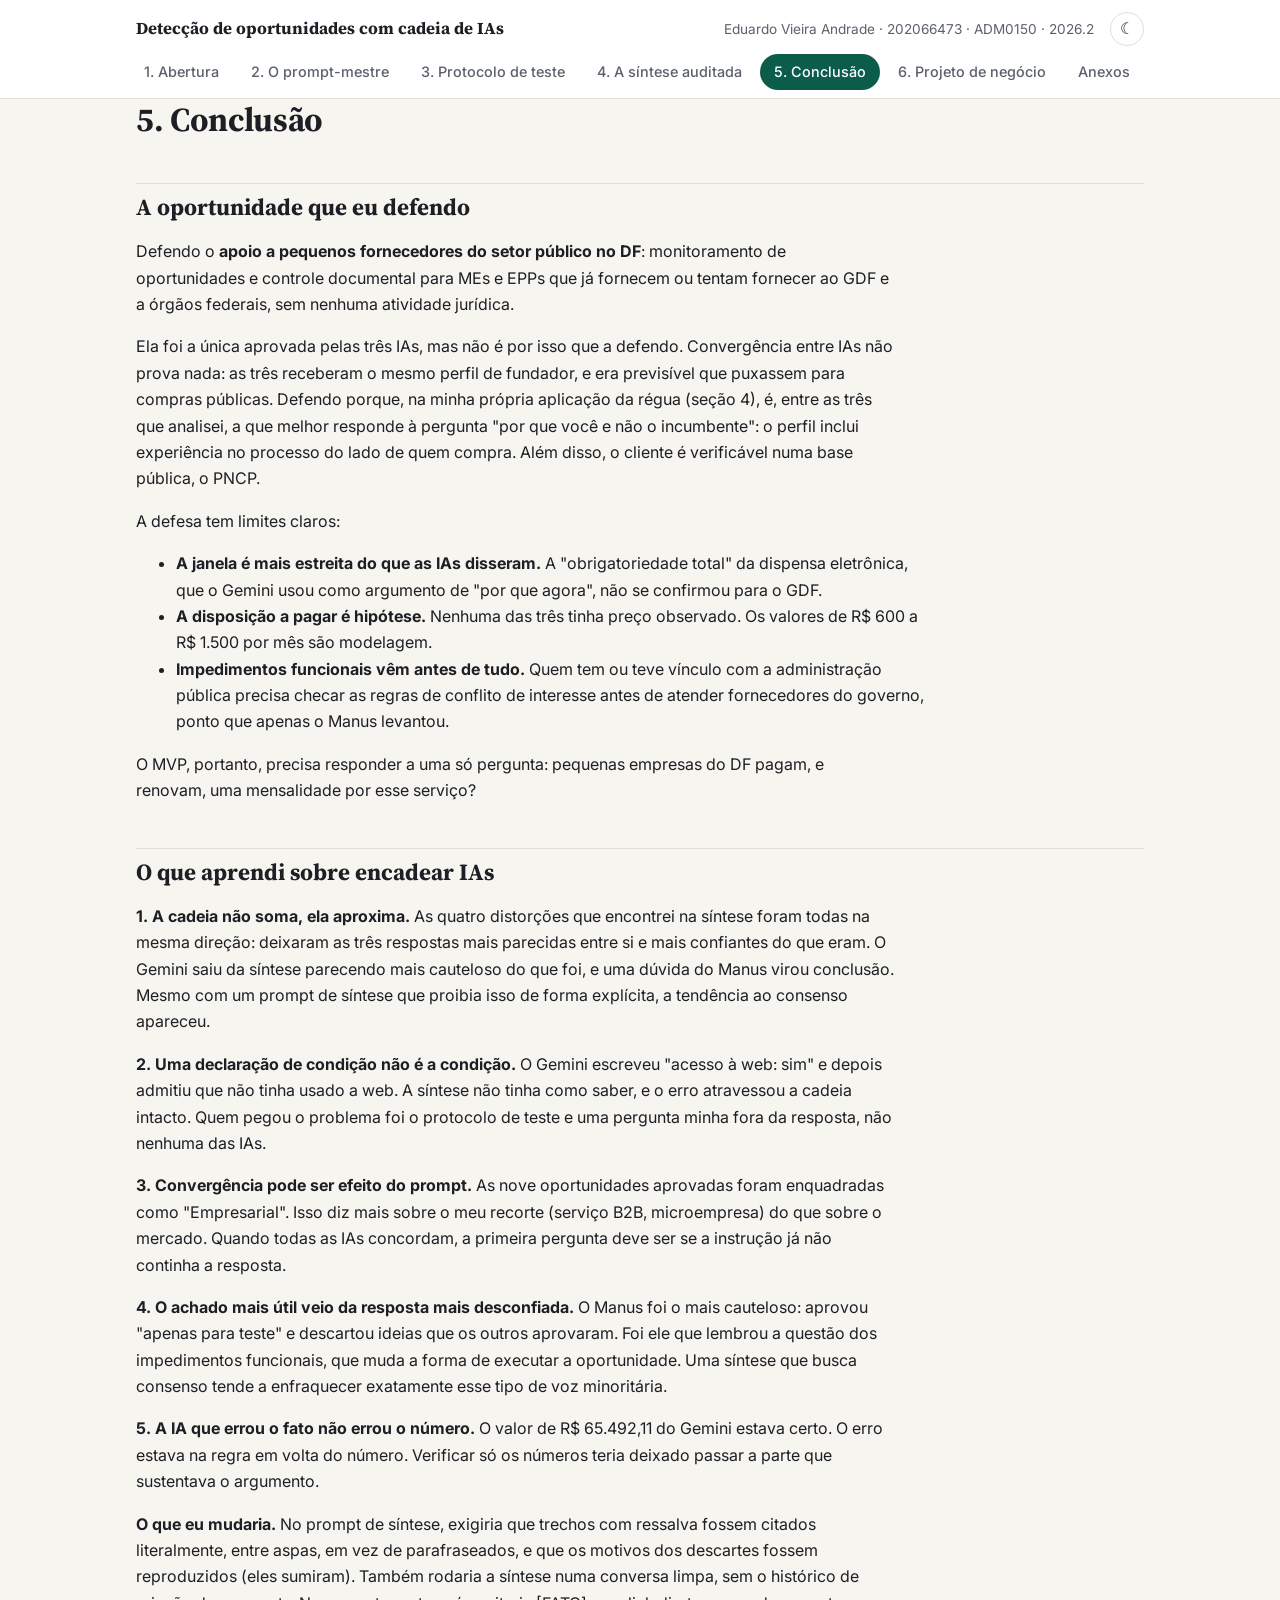
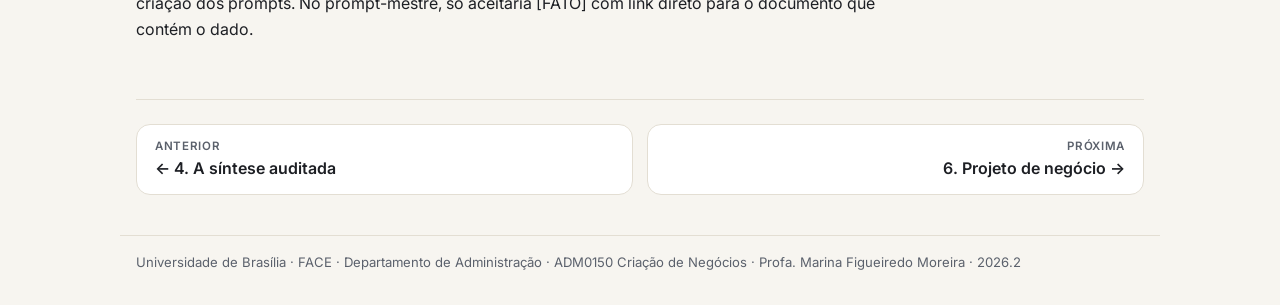
<file: conclusao.html>
<!doctype html>
<html lang="pt-BR">
<head>
<meta charset="utf-8">
<meta name="viewport" content="width=device-width, initial-scale=1">
<title>5. Conclusão · Cadeia de IAs · ADM0150</title>
<link rel="preconnect" href="https://fonts.googleapis.com">
<link rel="preconnect" href="https://fonts.gstatic.com" crossorigin>
<link href="https://fonts.googleapis.com/css2?family=Source+Serif+4:opsz,wght@8..60,500;8..60,700&family=Inter:wght@400;500;600&family=JetBrains+Mono:wght@400&display=swap" rel="stylesheet">
<link rel="stylesheet" href="style.css">
<meta name="description" content="Estudo de caso da Atividade 2 de ADM0150 (UnB): prompt de detecção de oportunidades aplicado em três IAs, síntese por uma quarta IA e auditoria da cadeia.">
<meta name="theme-color" content="#0b5c4a">
<link rel="icon" href="data:image/svg+xml,%3Csvg xmlns='http://www.w3.org/2000/svg' viewBox='0 0 32 32'%3E%3Crect width='32' height='32' rx='8' fill='%230b5c4a'/%3E%3Ccircle cx='9' cy='11' r='3' fill='%23fff'/%3E%3Ccircle cx='9' cy='21' r='3' fill='%23fff'/%3E%3Ccircle cx='23' cy='16' r='4' fill='%23fff'/%3E%3Cpath d='M12 11l7 4M12 21l7-4' stroke='%23fff' stroke-width='2'/%3E%3C/svg%3E">
<script>try{var t=localStorage.getItem('tema');if(t)document.documentElement.setAttribute('data-theme',t)}catch(e){}</script>
<script src="script.js" defer></script>
</head>
<body>
<a class="skip" href="#conteudo">Pular para o conteúdo</a>
<div class="progress" aria-hidden="true"><span></span></div>
<header class="top">
  <div class="wrap top-inner">
    <a class="brand" href="index.html">Detecção de oportunidades com cadeia de IAs</a>
    <span class="who">Eduardo Vieira Andrade · 202066473 · ADM0150 · 2026.2</span>
    <button class="theme-toggle" type="button" aria-label="Mudar tema">☾</button>
  </div>
  <nav class="wrap nav" aria-label="Seções"><a href="index.html">1. Abertura</a><a href="prompt.html">2. O prompt-mestre</a><a href="protocolo.html">3. Protocolo de teste</a><a href="auditoria.html">4. A síntese auditada</a><a href="conclusao.html" aria-current="page">5. Conclusão</a><a href="projeto.html">6. Projeto de negócio</a><a href="anexos.html">Anexos</a></nav>
</header>
<main class="wrap" id="conteudo">
<h1>5. Conclusão</h1>

<h2 id="a-oportunidade-que-eu-defendo">A oportunidade que eu defendo</h2>
<p>Defendo o <strong>apoio a pequenos fornecedores do setor público no DF</strong>: monitoramento de oportunidades e controle documental para MEs e EPPs que já fornecem ou tentam fornecer ao GDF e a órgãos federais, sem nenhuma atividade jurídica.</p>
<p>Ela foi a única aprovada pelas três IAs, mas não é por isso que a defendo. Convergência entre IAs não prova nada: as três receberam o mesmo perfil de fundador, e era previsível que puxassem para compras públicas. Defendo porque, na minha própria aplicação da régua (seção 4), é, entre as três que analisei, a que melhor responde à pergunta "por que você e não o incumbente": o perfil inclui experiência no processo do lado de quem compra. Além disso, o cliente é verificável numa base pública, o PNCP.</p>
<p>A defesa tem limites claros:</p>
<ul>
<li><strong>A janela é mais estreita do que as IAs disseram.</strong> A "obrigatoriedade total" da dispensa eletrônica, que o Gemini usou como argumento de "por que agora", não se confirmou para o GDF.</li>
<li><strong>A disposição a pagar é hipótese.</strong> Nenhuma das três tinha preço observado. Os valores de R$ 600 a R$ 1.500 por mês são modelagem.</li>
<li><strong>Impedimentos funcionais vêm antes de tudo.</strong> Quem tem ou teve vínculo com a administração pública precisa checar as regras de conflito de interesse antes de atender fornecedores do governo, ponto que apenas o Manus levantou.</li>
</ul>
<p>O MVP, portanto, precisa responder a uma só pergunta: pequenas empresas do DF pagam, e renovam, uma mensalidade por esse serviço?</p>
<h2 id="o-que-aprendi-sobre-encadear-ias">O que aprendi sobre encadear IAs</h2>
<p><strong>1. A cadeia não soma, ela aproxima.</strong> As quatro distorções que encontrei na síntese foram todas na mesma direção: deixaram as três respostas mais parecidas entre si e mais confiantes do que eram. O Gemini saiu da síntese parecendo mais cauteloso do que foi, e uma dúvida do Manus virou conclusão. Mesmo com um prompt de síntese que proibia isso de forma explícita, a tendência ao consenso apareceu.</p>
<p><strong>2. Uma declaração de condição não é a condição.</strong> O Gemini escreveu "acesso à web: sim" e depois admitiu que não tinha usado a web. A síntese não tinha como saber, e o erro atravessou a cadeia intacto. Quem pegou o problema foi o protocolo de teste e uma pergunta minha fora da resposta, não nenhuma das IAs.</p>
<p><strong>3. Convergência pode ser efeito do prompt.</strong> As nove oportunidades aprovadas foram enquadradas como "Empresarial". Isso diz mais sobre o meu recorte (serviço B2B, microempresa) do que sobre o mercado. Quando todas as IAs concordam, a primeira pergunta deve ser se a instrução já não continha a resposta.</p>
<p><strong>4. O achado mais útil veio da resposta mais desconfiada.</strong> O Manus foi o mais cauteloso: aprovou "apenas para teste" e descartou ideias que os outros aprovaram. Foi ele que lembrou a questão dos impedimentos funcionais, que muda a forma de executar a oportunidade. Uma síntese que busca consenso tende a enfraquecer exatamente esse tipo de voz minoritária.</p>
<p><strong>5. A IA que errou o fato não errou o número.</strong> O valor de R$ 65.492,11 do Gemini estava certo. O erro estava na regra em volta do número. Verificar só os números teria deixado passar a parte que sustentava o argumento.</p>
<p><strong>O que eu mudaria.</strong> No prompt de síntese, exigiria que trechos com ressalva fossem citados literalmente, entre aspas, em vez de parafraseados, e que os motivos dos descartes fossem reproduzidos (eles sumiram). Também rodaria a síntese numa conversa limpa, sem o histórico de criação dos prompts. No prompt-mestre, só aceitaria [FATO] com link direto para o documento que contém o dado.</p>

<div class="pager"><a href="auditoria.html">← 4. A síntese auditada</a><a href="projeto.html">6. Projeto de negócio →</a></div>
</main>
<button class="to-top" type="button" aria-label="Voltar ao topo">↑</button>
<footer class="wrap foot">Universidade de Brasília · FACE · Departamento de Administração · ADM0150 Criação de Negócios · Profa. Marina Figueiredo Moreira · 2026.2</footer>
</body>
</html>
</file>
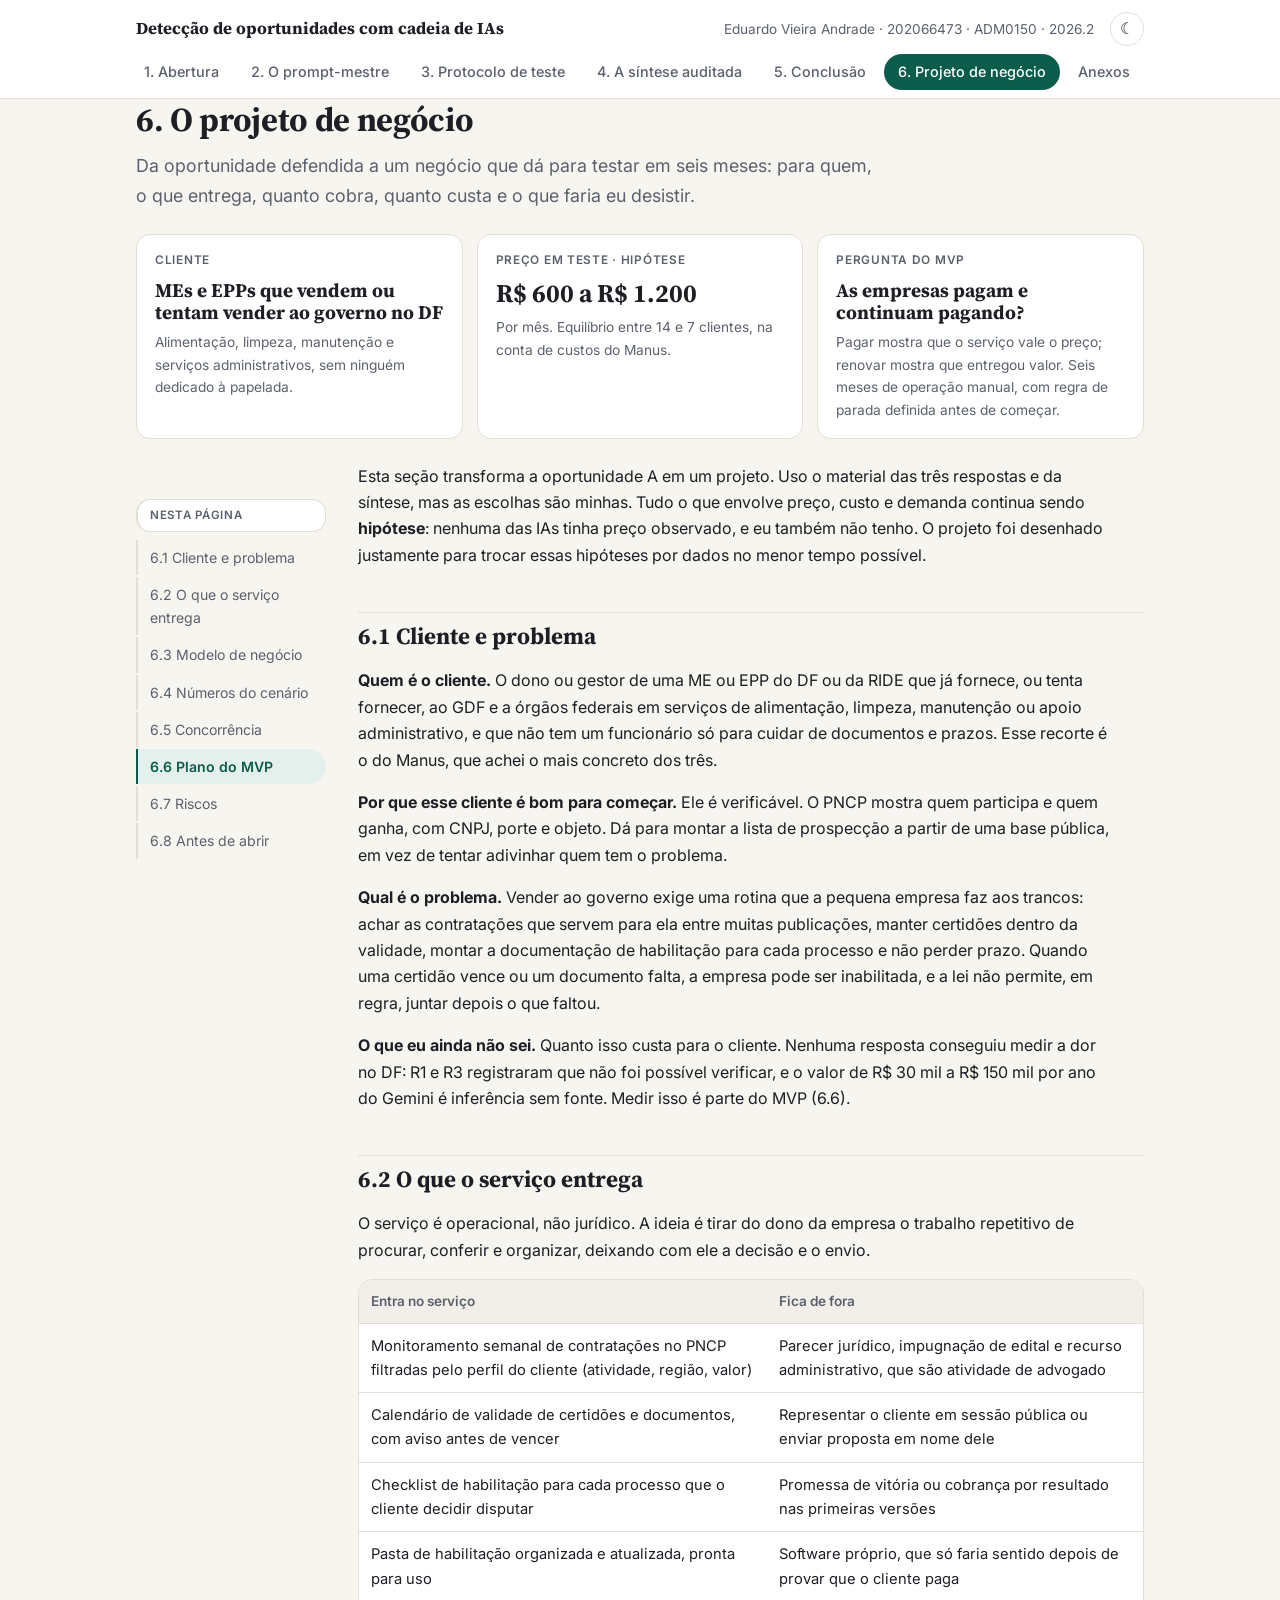
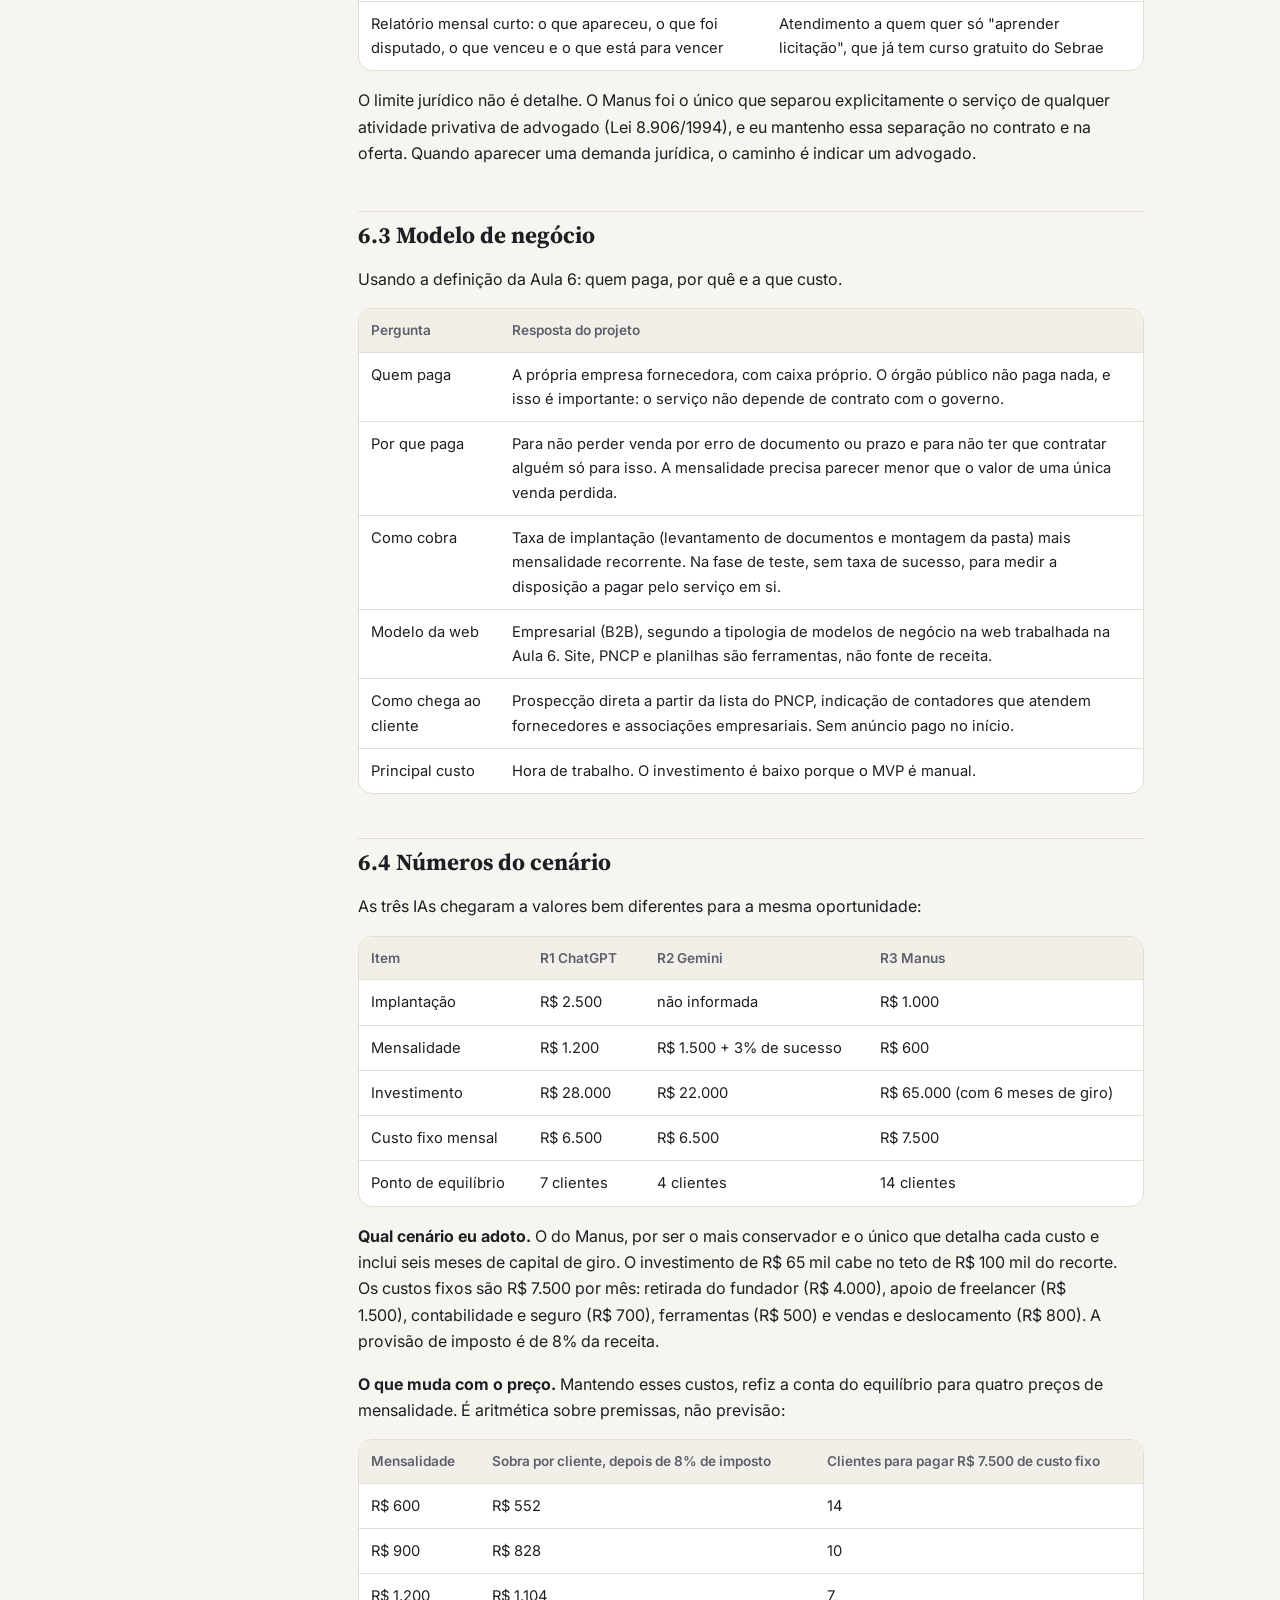
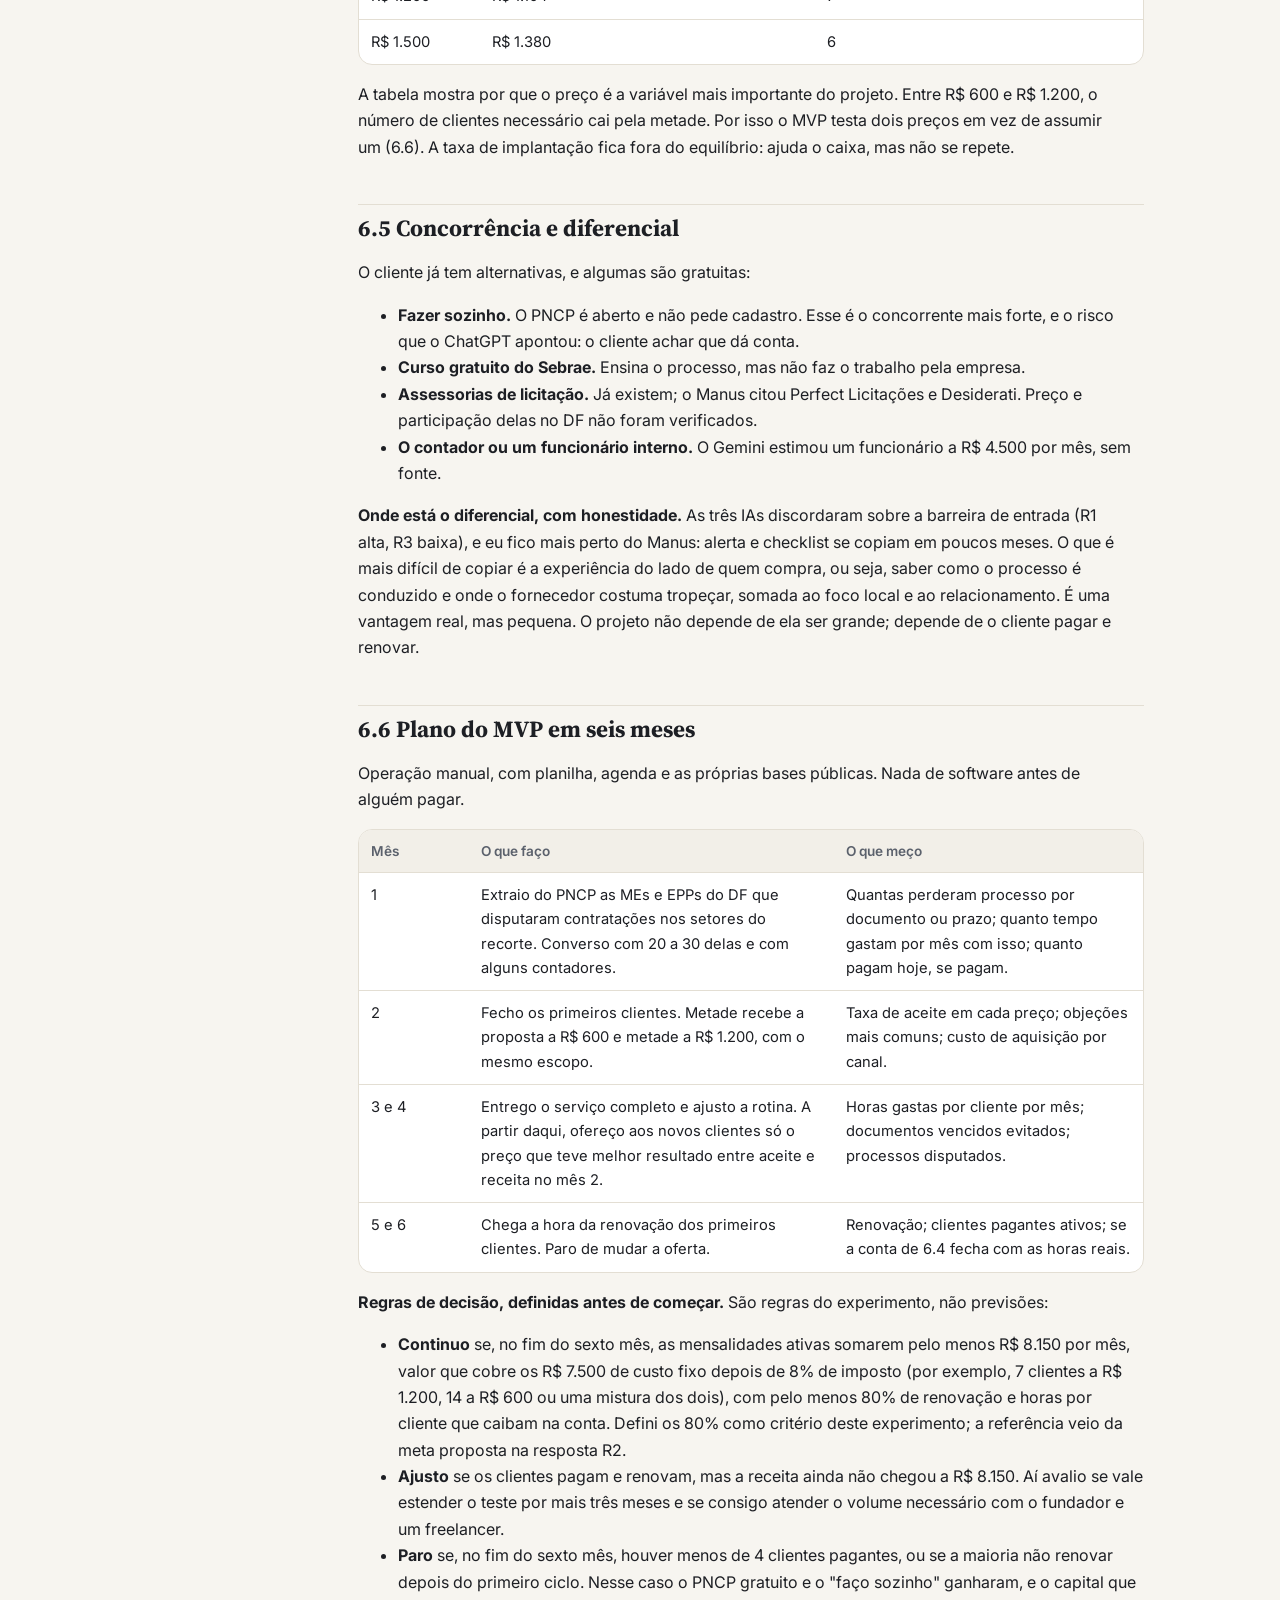
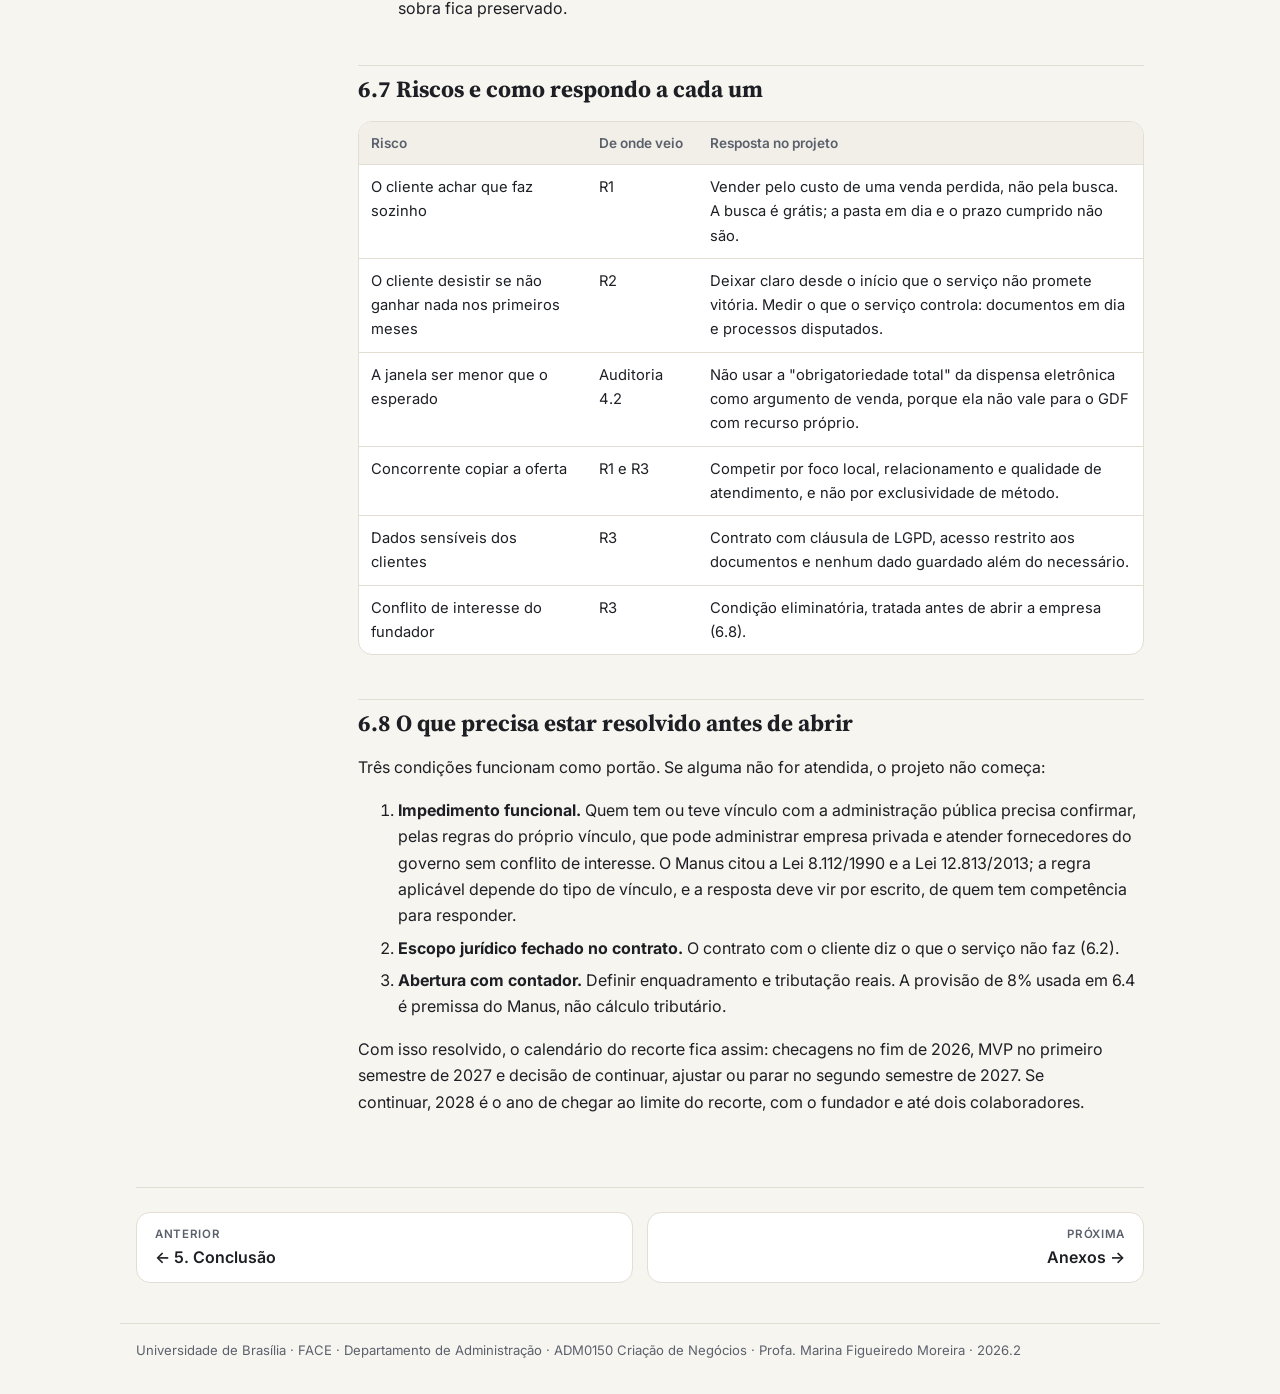
<file: projeto.html>
<!doctype html>
<html lang="pt-BR">
<head>
<meta charset="utf-8">
<meta name="viewport" content="width=device-width, initial-scale=1">
<title>6. O projeto de negócio · Cadeia de IAs · ADM0150</title>
<link rel="preconnect" href="https://fonts.googleapis.com">
<link rel="preconnect" href="https://fonts.gstatic.com" crossorigin>
<link href="https://fonts.googleapis.com/css2?family=Source+Serif+4:opsz,wght@8..60,500;8..60,700&family=Inter:wght@400;500;600&family=JetBrains+Mono:wght@400&display=swap" rel="stylesheet">
<link rel="stylesheet" href="style.css">
<meta name="description" content="Estudo de caso da Atividade 2 de ADM0150 (UnB): prompt de detecção de oportunidades aplicado em três IAs, síntese por uma quarta IA e auditoria da cadeia.">
<meta name="theme-color" content="#0b5c4a">
<link rel="icon" href="data:image/svg+xml,%3Csvg xmlns='http://www.w3.org/2000/svg' viewBox='0 0 32 32'%3E%3Crect width='32' height='32' rx='8' fill='%230b5c4a'/%3E%3Ccircle cx='9' cy='11' r='3' fill='%23fff'/%3E%3Ccircle cx='9' cy='21' r='3' fill='%23fff'/%3E%3Ccircle cx='23' cy='16' r='4' fill='%23fff'/%3E%3Cpath d='M12 11l7 4M12 21l7-4' stroke='%23fff' stroke-width='2'/%3E%3C/svg%3E">
<script>try{var t=localStorage.getItem('tema');if(t)document.documentElement.setAttribute('data-theme',t)}catch(e){}</script>
<script src="script.js" defer></script>
</head>
<body>
<a class="skip" href="#conteudo">Pular para o conteúdo</a>
<div class="progress" aria-hidden="true"><span></span></div>
<header class="top">
  <div class="wrap top-inner">
    <a class="brand" href="index.html">Detecção de oportunidades com cadeia de IAs</a>
    <span class="who">Eduardo Vieira Andrade · 202066473 · ADM0150 · 2026.2</span>
    <button class="theme-toggle" type="button" aria-label="Mudar tema">☾</button>
  </div>
  <nav class="wrap nav" aria-label="Seções"><a href="index.html">1. Abertura</a><a href="prompt.html">2. O prompt-mestre</a><a href="protocolo.html">3. Protocolo de teste</a><a href="auditoria.html">4. A síntese auditada</a><a href="conclusao.html">5. Conclusão</a><a href="projeto.html" aria-current="page">6. Projeto de negócio</a><a href="anexos.html">Anexos</a></nav>
</header>
<main class="wrap" id="conteudo">
<h1>6. O projeto de negócio</h1>
<p class="lead">Da oportunidade defendida a um negócio que dá para testar em seis meses: para quem, o que entrega, quanto cobra, quanto custa e o que faria eu desistir.</p>

<div class="stats">
<a class="stat" href="#s61"><span class="stat-k">Cliente</span>
<span class="stat-n big">MEs e EPPs que vendem ou tentam vender ao governo no DF</span><span class="stat-d">Alimentação, limpeza, manutenção e serviços administrativos, sem ninguém dedicado à papelada.</span></a>
<a class="stat" href="#s64"><span class="stat-k">Preço em teste · hipótese</span>
<span class="stat-n">R$ 600 a R$ 1.200</span><span class="stat-d">Por mês. Equilíbrio entre 14 e 7 clientes, na conta de custos do Manus.</span></a>
<a class="stat" href="#s66"><span class="stat-k">Pergunta do MVP</span>
<span class="stat-n big">As empresas pagam e continuam pagando?</span><span class="stat-d">Pagar mostra que o serviço vale o preço; renovar mostra que entregou valor. Seis meses de operação manual, com regra de parada definida antes de começar.</span>
</div><div class="with-toc"><nav class="side-toc" aria-label="Nesta página"><p>Nesta página</p><a href="#s61">6.1 Cliente e problema</a><a href="#s62">6.2 O que o serviço entrega</a><a href="#s63">6.3 Modelo de negócio</a><a href="#s64">6.4 Números do cenário</a><a href="#s65">6.5 Concorrência</a><a href="#s66">6.6 Plano do MVP</a><a href="#s67">6.7 Riscos</a><a href="#s68">6.8 Antes de abrir</a></nav><div class="toc-body">
<p>Esta seção transforma a oportunidade A em um projeto. Uso o material das três respostas e da síntese, mas as escolhas são minhas. Tudo o que envolve preço, custo e demanda continua sendo <strong>hipótese</strong>: nenhuma das IAs tinha preço observado, e eu também não tenho. O projeto foi desenhado justamente para trocar essas hipóteses por dados no menor tempo possível.</p>

<h2 id="s61">6.1 Cliente e problema</h2>
<p><strong>Quem é o cliente.</strong> O dono ou gestor de uma ME ou EPP do DF ou da RIDE que já fornece, ou tenta fornecer, ao GDF e a órgãos federais em serviços de alimentação, limpeza, manutenção ou apoio administrativo, e que não tem um funcionário só para cuidar de documentos e prazos. Esse recorte é o do Manus, que achei o mais concreto dos três.</p>
<p><strong>Por que esse cliente é bom para começar.</strong> Ele é verificável. O PNCP mostra quem participa e quem ganha, com CNPJ, porte e objeto. Dá para montar a lista de prospecção a partir de uma base pública, em vez de tentar adivinhar quem tem o problema.</p>
<p><strong>Qual é o problema.</strong> Vender ao governo exige uma rotina que a pequena empresa faz aos trancos: achar as contratações que servem para ela entre muitas publicações, manter certidões dentro da validade, montar a documentação de habilitação para cada processo e não perder prazo. Quando uma certidão vence ou um documento falta, a empresa pode ser inabilitada, e a lei não permite, em regra, juntar depois o que faltou.</p>
<p><strong>O que eu ainda não sei.</strong> Quanto isso custa para o cliente. Nenhuma resposta conseguiu medir a dor no DF: R1 e R3 registraram que não foi possível verificar, e o valor de R$ 30 mil a R$ 150 mil por ano do Gemini é inferência sem fonte. Medir isso é parte do MVP (6.6).</p>

<h2 id="s62">6.2 O que o serviço entrega</h2>
<p>O serviço é operacional, não jurídico. A ideia é tirar do dono da empresa o trabalho repetitivo de procurar, conferir e organizar, deixando com ele a decisão e o envio.</p>
<div class="table-wrap"><table>
<thead><tr><th>Entra no serviço</th><th>Fica de fora</th></tr></thead>
<tbody>
<tr><td>Monitoramento semanal de contratações no PNCP filtradas pelo perfil do cliente (atividade, região, valor)</td><td>Parecer jurídico, impugnação de edital e recurso administrativo, que são atividade de advogado</td></tr>
<tr><td>Calendário de validade de certidões e documentos, com aviso antes de vencer</td><td>Representar o cliente em sessão pública ou enviar proposta em nome dele</td></tr>
<tr><td>Checklist de habilitação para cada processo que o cliente decidir disputar</td><td>Promessa de vitória ou cobrança por resultado nas primeiras versões</td></tr>
<tr><td>Pasta de habilitação organizada e atualizada, pronta para uso</td><td>Software próprio, que só faria sentido depois de provar que o cliente paga</td></tr>
<tr><td>Relatório mensal curto: o que apareceu, o que foi disputado, o que venceu e o que está para vencer</td><td>Atendimento a quem quer só "aprender licitação", que já tem curso gratuito do Sebrae</td></tr>
</tbody></table></div>
<p>O limite jurídico não é detalhe. O Manus foi o único que separou explicitamente o serviço de qualquer atividade privativa de advogado (Lei 8.906/1994), e eu mantenho essa separação no contrato e na oferta. Quando aparecer uma demanda jurídica, o caminho é indicar um advogado.</p>

<h2 id="s63">6.3 Modelo de negócio</h2>
<p>Usando a definição da Aula 6: quem paga, por quê e a que custo.</p>
<div class="table-wrap"><table>
<thead><tr><th>Pergunta</th><th>Resposta do projeto</th></tr></thead>
<tbody>
<tr><td>Quem paga</td><td>A própria empresa fornecedora, com caixa próprio. O órgão público não paga nada, e isso é importante: o serviço não depende de contrato com o governo.</td></tr>
<tr><td>Por que paga</td><td>Para não perder venda por erro de documento ou prazo e para não ter que contratar alguém só para isso. A mensalidade precisa parecer menor que o valor de uma única venda perdida.</td></tr>
<tr><td>Como cobra</td><td>Taxa de implantação (levantamento de documentos e montagem da pasta) mais mensalidade recorrente. Na fase de teste, sem taxa de sucesso, para medir a disposição a pagar pelo serviço em si.</td></tr>
<tr><td>Modelo da web</td><td>Empresarial (B2B), segundo a tipologia de modelos de negócio na web trabalhada na Aula 6. Site, PNCP e planilhas são ferramentas, não fonte de receita.</td></tr>
<tr><td>Como chega ao cliente</td><td>Prospecção direta a partir da lista do PNCP, indicação de contadores que atendem fornecedores e associações empresariais. Sem anúncio pago no início.</td></tr>
<tr><td>Principal custo</td><td>Hora de trabalho. O investimento é baixo porque o MVP é manual.</td></tr>
</tbody></table></div>

<h2 id="s64">6.4 Números do cenário</h2>
<p>As três IAs chegaram a valores bem diferentes para a mesma oportunidade:</p>
<div class="table-wrap"><table>
<thead><tr><th>Item</th><th>R1 ChatGPT</th><th>R2 Gemini</th><th>R3 Manus</th></tr></thead>
<tbody>
<tr><td>Implantação</td><td>R$ 2.500</td><td>não informada</td><td>R$ 1.000</td></tr>
<tr><td>Mensalidade</td><td>R$ 1.200</td><td>R$ 1.500 + 3% de sucesso</td><td>R$ 600</td></tr>
<tr><td>Investimento</td><td>R$ 28.000</td><td>R$ 22.000</td><td>R$ 65.000 (com 6 meses de giro)</td></tr>
<tr><td>Custo fixo mensal</td><td>R$ 6.500</td><td>R$ 6.500</td><td>R$ 7.500</td></tr>
<tr><td>Ponto de equilíbrio</td><td>7 clientes</td><td>4 clientes</td><td>14 clientes</td></tr>
</tbody></table></div>
<p><strong>Qual cenário eu adoto.</strong> O do Manus, por ser o mais conservador e o único que detalha cada custo e inclui seis meses de capital de giro. O investimento de R$ 65 mil cabe no teto de R$ 100 mil do recorte. Os custos fixos são R$ 7.500 por mês: retirada do fundador (R$ 4.000), apoio de freelancer (R$ 1.500), contabilidade e seguro (R$ 700), ferramentas (R$ 500) e vendas e deslocamento (R$ 800). A provisão de imposto é de 8% da receita.</p>
<p><strong>O que muda com o preço.</strong> Mantendo esses custos, refiz a conta do equilíbrio para quatro preços de mensalidade. É aritmética sobre premissas, não previsão:</p>
<div class="table-wrap"><table>
<thead><tr><th>Mensalidade</th><th>Sobra por cliente, depois de 8% de imposto</th><th>Clientes para pagar R$ 7.500 de custo fixo</th></tr></thead>
<tbody>
<tr><td>R$ 600</td><td>R$ 552</td><td>14</td></tr>
<tr><td>R$ 900</td><td>R$ 828</td><td>10</td></tr>
<tr><td>R$ 1.200</td><td>R$ 1.104</td><td>7</td></tr>
<tr><td>R$ 1.500</td><td>R$ 1.380</td><td>6</td></tr>
</tbody></table></div>
<p>A tabela mostra por que o preço é a variável mais importante do projeto. Entre R$ 600 e R$ 1.200, o número de clientes necessário cai pela metade. Por isso o MVP testa dois preços em vez de assumir um (6.6). A taxa de implantação fica fora do equilíbrio: ajuda o caixa, mas não se repete.</p>

<h2 id="s65">6.5 Concorrência e diferencial</h2>
<p>O cliente já tem alternativas, e algumas são gratuitas:</p>
<ul>
<li><strong>Fazer sozinho.</strong> O PNCP é aberto e não pede cadastro. Esse é o concorrente mais forte, e o risco que o ChatGPT apontou: o cliente achar que dá conta.</li>
<li><strong>Curso gratuito do Sebrae.</strong> Ensina o processo, mas não faz o trabalho pela empresa.</li>
<li><strong>Assessorias de licitação.</strong> Já existem; o Manus citou Perfect Licitações e Desiderati. Preço e participação delas no DF não foram verificados.</li>
<li><strong>O contador ou um funcionário interno.</strong> O Gemini estimou um funcionário a R$ 4.500 por mês, sem fonte.</li>
</ul>
<p><strong>Onde está o diferencial, com honestidade.</strong> As três IAs discordaram sobre a barreira de entrada (R1 alta, R3 baixa), e eu fico mais perto do Manus: alerta e checklist se copiam em poucos meses. O que é mais difícil de copiar é a experiência do lado de quem compra, ou seja, saber como o processo é conduzido e onde o fornecedor costuma tropeçar, somada ao foco local e ao relacionamento. É uma vantagem real, mas pequena. O projeto não depende de ela ser grande; depende de o cliente pagar e renovar.</p>

<h2 id="s66">6.6 Plano do MVP em seis meses</h2>
<p>Operação manual, com planilha, agenda e as próprias bases públicas. Nada de software antes de alguém pagar.</p>
<div class="table-wrap"><table>
<thead><tr><th>Mês</th><th>O que faço</th><th>O que meço</th></tr></thead>
<tbody>
<tr><td>1</td><td>Extraio do PNCP as MEs e EPPs do DF que disputaram contratações nos setores do recorte. Converso com 20 a 30 delas e com alguns contadores.</td><td>Quantas perderam processo por documento ou prazo; quanto tempo gastam por mês com isso; quanto pagam hoje, se pagam.</td></tr>
<tr><td>2</td><td>Fecho os primeiros clientes. Metade recebe a proposta a R$ 600 e metade a R$ 1.200, com o mesmo escopo.</td><td>Taxa de aceite em cada preço; objeções mais comuns; custo de aquisição por canal.</td></tr>
<tr><td>3 e 4</td><td>Entrego o serviço completo e ajusto a rotina. A partir daqui, ofereço aos novos clientes só o preço que teve melhor resultado entre aceite e receita no mês 2.</td><td>Horas gastas por cliente por mês; documentos vencidos evitados; processos disputados.</td></tr>
<tr><td>5 e 6</td><td>Chega a hora da renovação dos primeiros clientes. Paro de mudar a oferta.</td><td>Renovação; clientes pagantes ativos; se a conta de 6.4 fecha com as horas reais.</td></tr>
</tbody></table></div>
<p><strong>Regras de decisão, definidas antes de começar.</strong> São regras do experimento, não previsões:</p>
<ul>
<li><strong>Continuo</strong> se, no fim do sexto mês, as mensalidades ativas somarem pelo menos R$ 8.150 por mês, valor que cobre os R$ 7.500 de custo fixo depois de 8% de imposto (por exemplo, 7 clientes a R$ 1.200, 14 a R$ 600 ou uma mistura dos dois), com pelo menos 80% de renovação e horas por cliente que caibam na conta. Defini os 80% como critério deste experimento; a referência veio da meta proposta na resposta R2.</li>
<li><strong>Ajusto</strong> se os clientes pagam e renovam, mas a receita ainda não chegou a R$ 8.150. Aí avalio se vale estender o teste por mais três meses e se consigo atender o volume necessário com o fundador e um freelancer.</li>
<li><strong>Paro</strong> se, no fim do sexto mês, houver menos de 4 clientes pagantes, ou se a maioria não renovar depois do primeiro ciclo. Nesse caso o PNCP gratuito e o "faço sozinho" ganharam, e o capital que sobra fica preservado.</li>
</ul>

<h2 id="s67">6.7 Riscos e como respondo a cada um</h2>
<div class="table-wrap"><table>
<thead><tr><th>Risco</th><th>De onde veio</th><th>Resposta no projeto</th></tr></thead>
<tbody>
<tr><td>O cliente achar que faz sozinho</td><td>R1</td><td>Vender pelo custo de uma venda perdida, não pela busca. A busca é grátis; a pasta em dia e o prazo cumprido não são.</td></tr>
<tr><td>O cliente desistir se não ganhar nada nos primeiros meses</td><td>R2</td><td>Deixar claro desde o início que o serviço não promete vitória. Medir o que o serviço controla: documentos em dia e processos disputados.</td></tr>
<tr><td>A janela ser menor que o esperado</td><td>Auditoria 4.2</td><td>Não usar a "obrigatoriedade total" da dispensa eletrônica como argumento de venda, porque ela não vale para o GDF com recurso próprio.</td></tr>
<tr><td>Concorrente copiar a oferta</td><td>R1 e R3</td><td>Competir por foco local, relacionamento e qualidade de atendimento, e não por exclusividade de método.</td></tr>
<tr><td>Dados sensíveis dos clientes</td><td>R3</td><td>Contrato com cláusula de LGPD, acesso restrito aos documentos e nenhum dado guardado além do necessário.</td></tr>
<tr><td>Conflito de interesse do fundador</td><td>R3</td><td>Condição eliminatória, tratada antes de abrir a empresa (6.8).</td></tr>
</tbody></table></div>

<h2 id="s68">6.8 O que precisa estar resolvido antes de abrir</h2>
<p>Três condições funcionam como portão. Se alguma não for atendida, o projeto não começa:</p>
<ol class="steps">
<li><strong>Impedimento funcional.</strong> Quem tem ou teve vínculo com a administração pública precisa confirmar, pelas regras do próprio vínculo, que pode administrar empresa privada e atender fornecedores do governo sem conflito de interesse. O Manus citou a Lei 8.112/1990 e a Lei 12.813/2013; a regra aplicável depende do tipo de vínculo, e a resposta deve vir por escrito, de quem tem competência para responder.</li>
<li><strong>Escopo jurídico fechado no contrato.</strong> O contrato com o cliente diz o que o serviço não faz (6.2).</li>
<li><strong>Abertura com contador.</strong> Definir enquadramento e tributação reais. A provisão de 8% usada em 6.4 é premissa do Manus, não cálculo tributário.</li>
</ol>
<p>Com isso resolvido, o calendário do recorte fica assim: checagens no fim de 2026, MVP no primeiro semestre de 2027 e decisão de continuar, ajustar ou parar no segundo semestre de 2027. Se continuar, 2028 é o ano de chegar ao limite do recorte, com o fundador e até dois colaboradores.</p>
</div></div>

<div class="pager"><a href="conclusao.html">← 5. Conclusão</a><a href="anexos.html">Anexos →</a></div>
</main>
<button class="to-top" type="button" aria-label="Voltar ao topo">↑</button>
<footer class="wrap foot">Universidade de Brasília · FACE · Departamento de Administração · ADM0150 Criação de Negócios · Profa. Marina Figueiredo Moreira · 2026.2</footer>
</body>
</html>
</file>
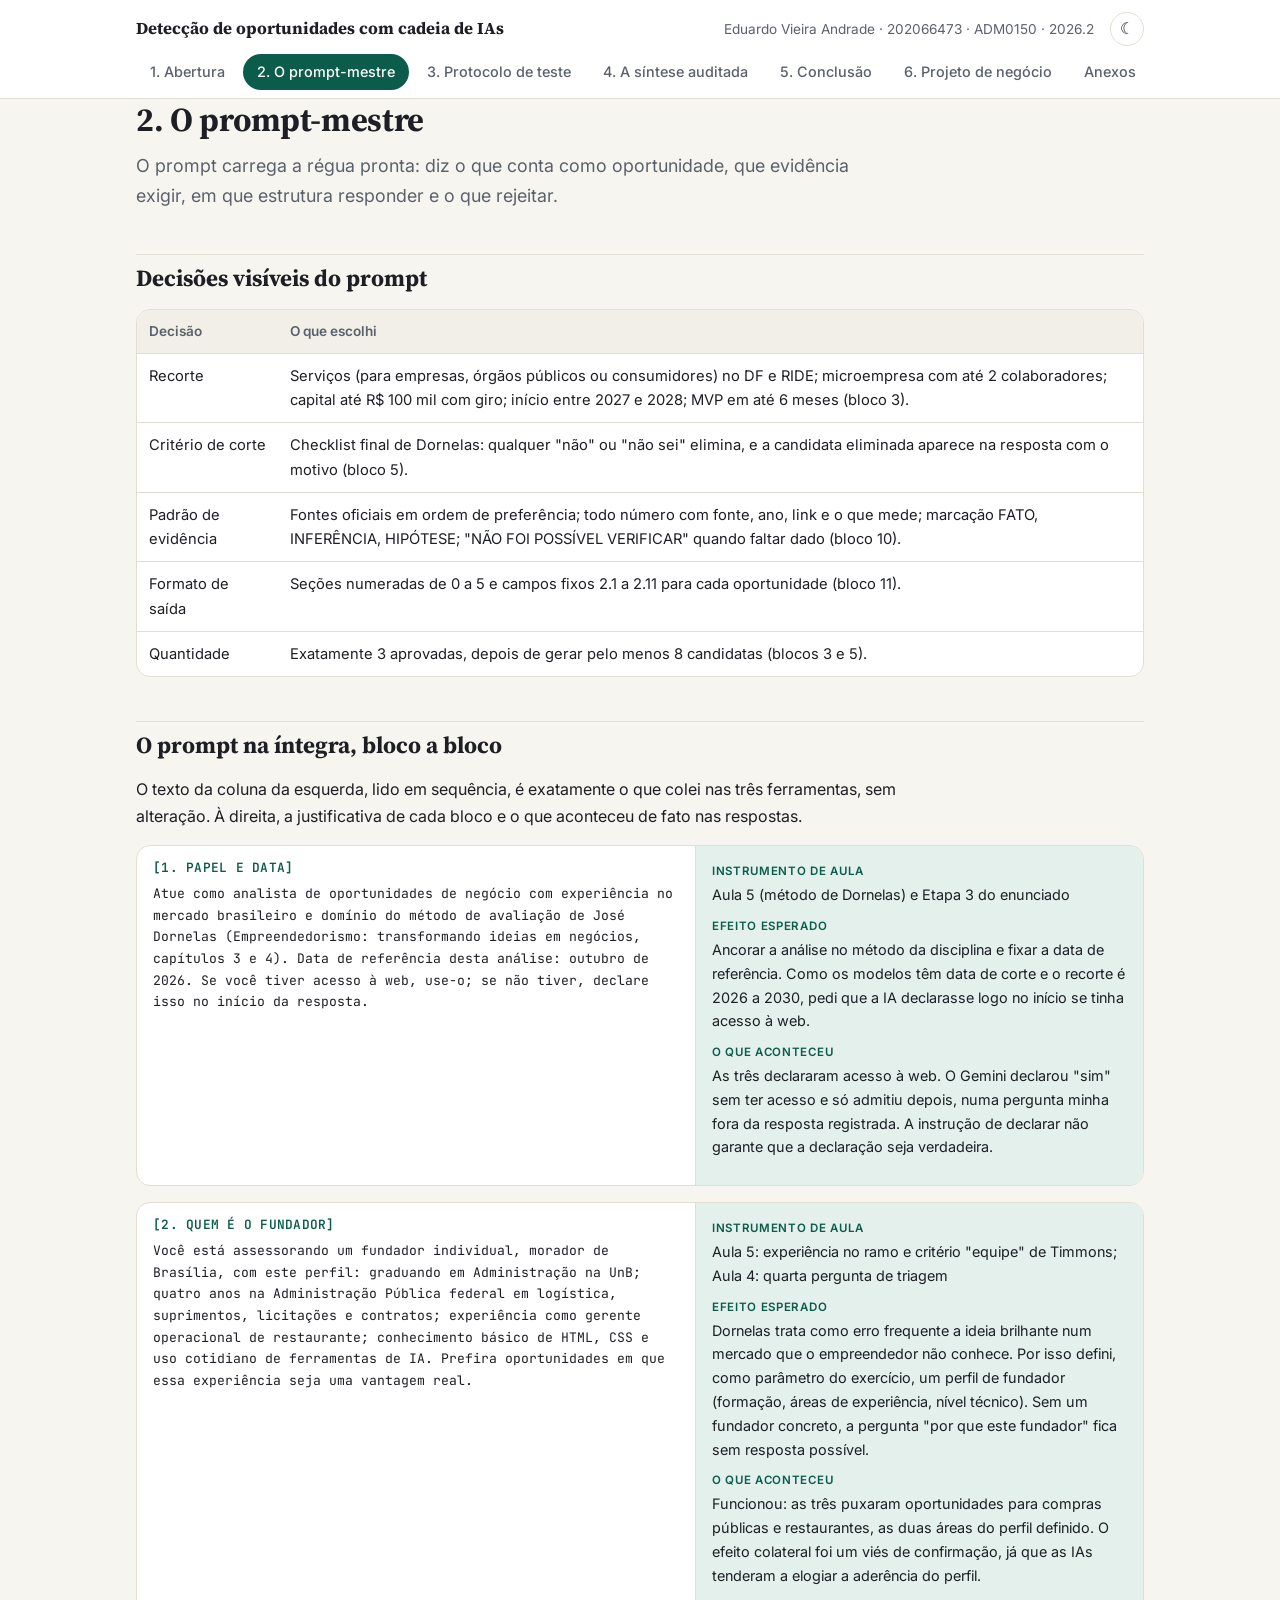
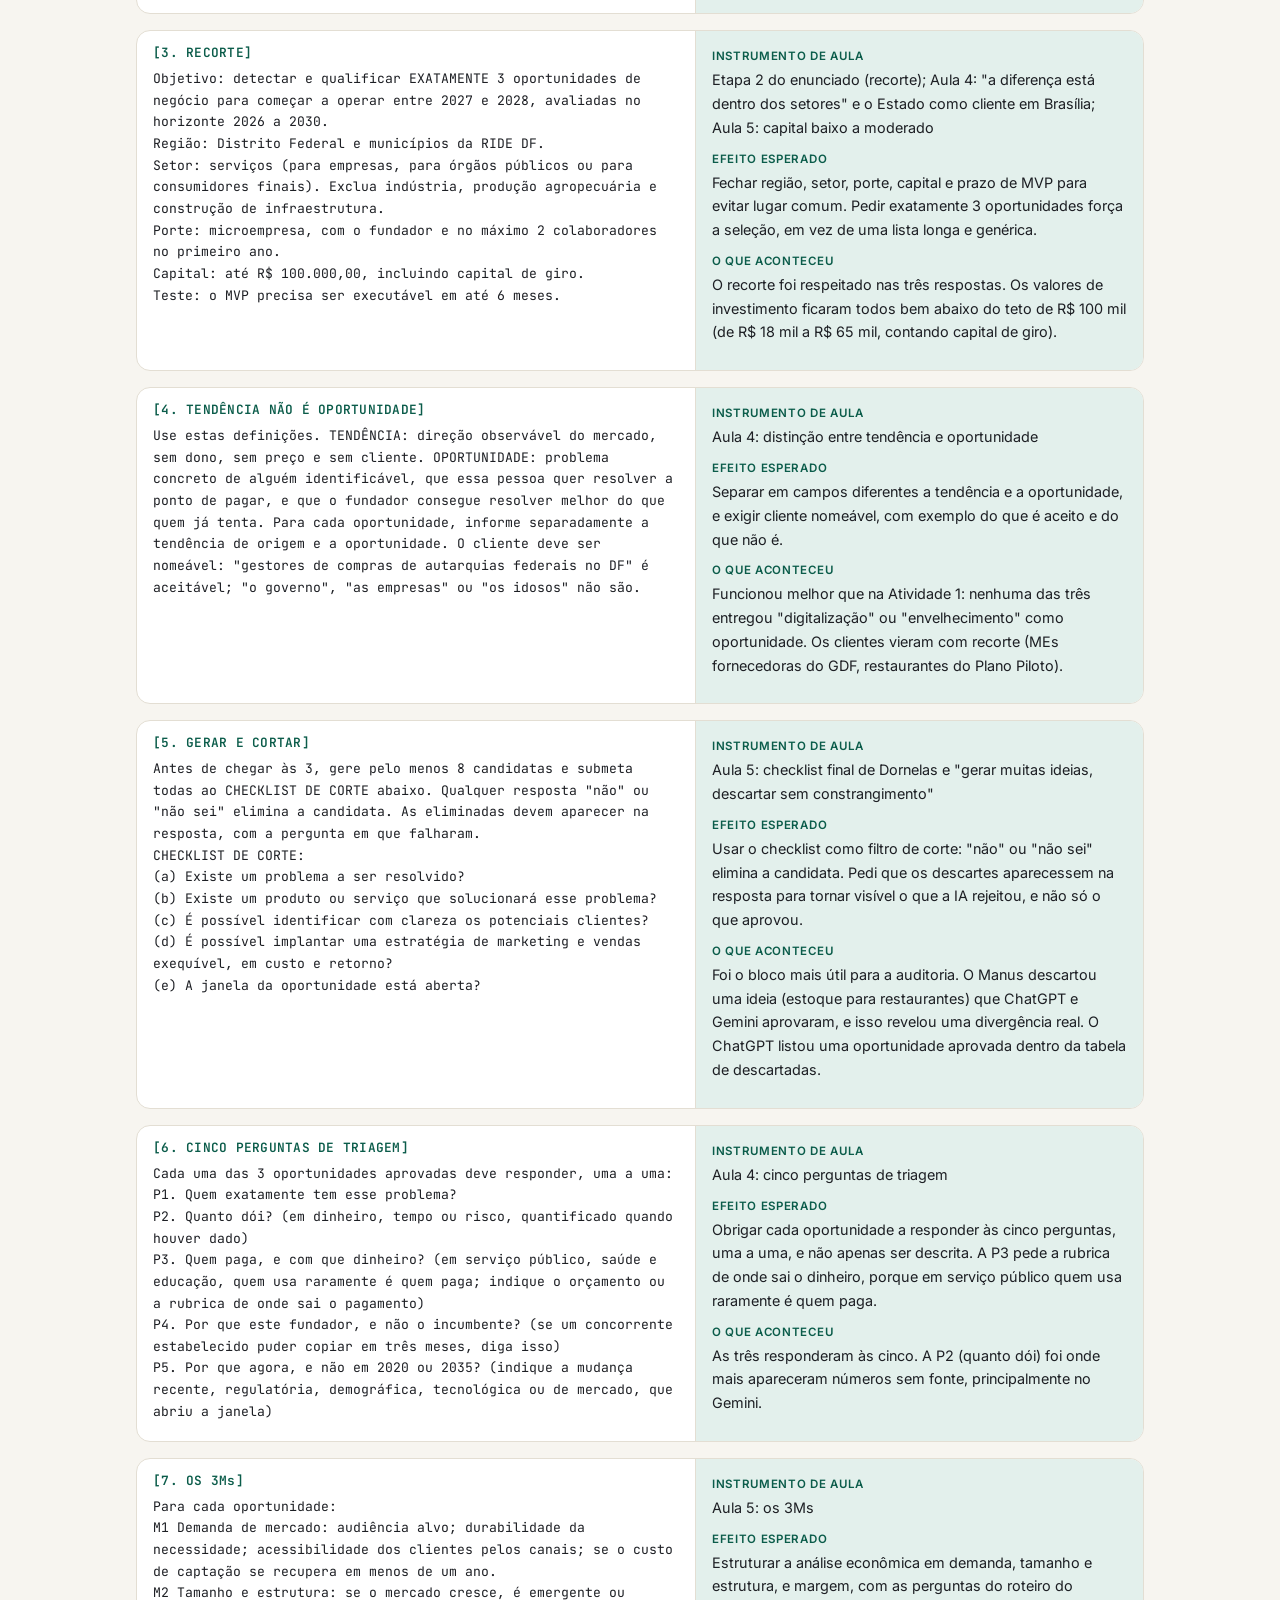
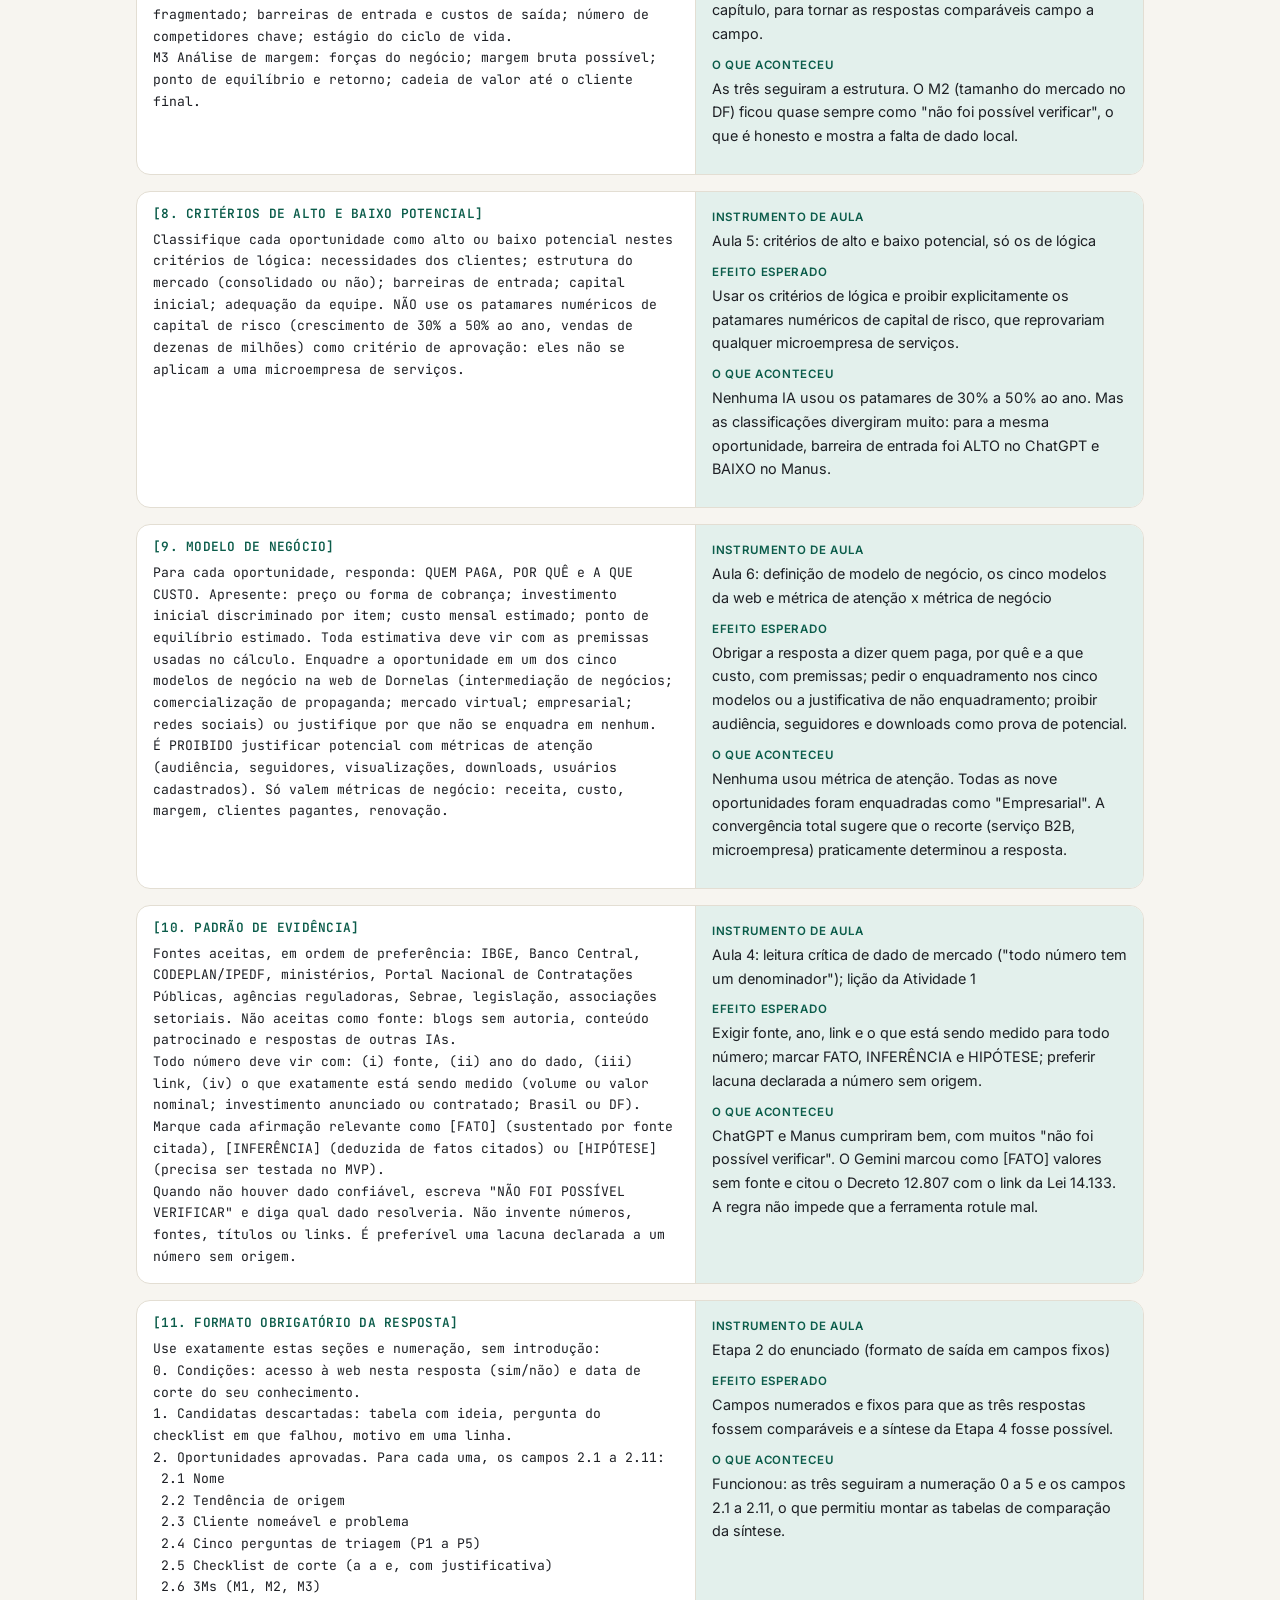
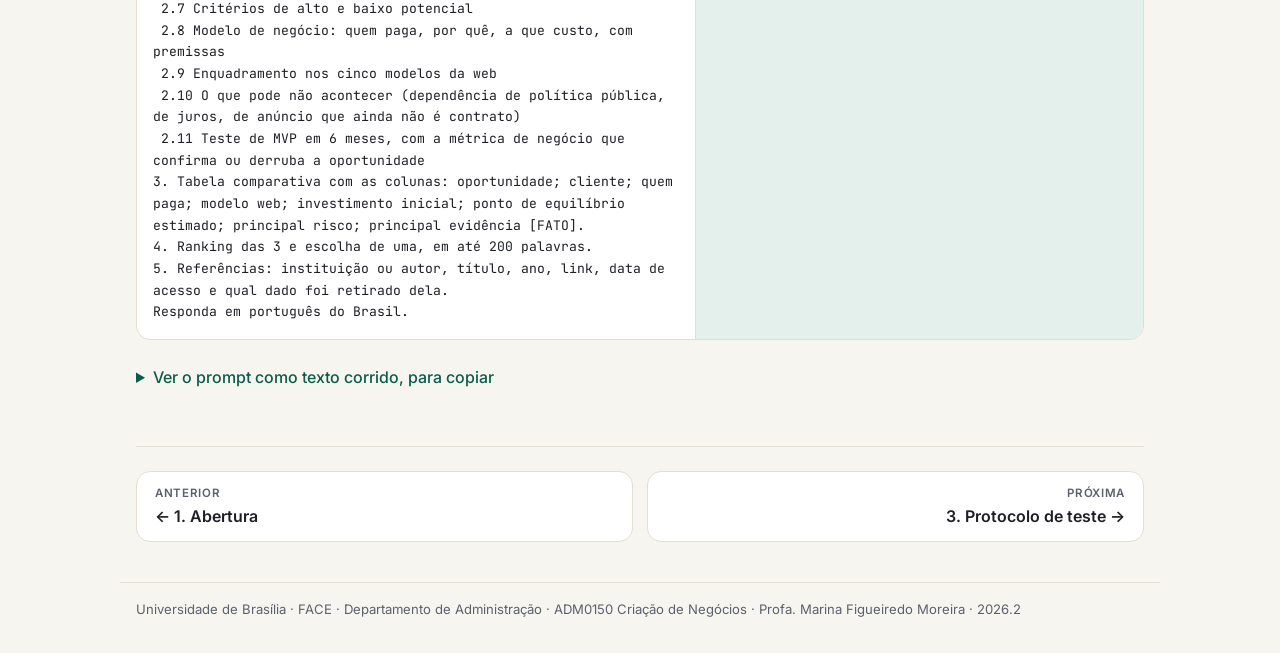
<file: prompt.html>
<!doctype html>
<html lang="pt-BR">
<head>
<meta charset="utf-8">
<meta name="viewport" content="width=device-width, initial-scale=1">
<title>2. O prompt-mestre · Cadeia de IAs · ADM0150</title>
<link rel="preconnect" href="https://fonts.googleapis.com">
<link rel="preconnect" href="https://fonts.gstatic.com" crossorigin>
<link href="https://fonts.googleapis.com/css2?family=Source+Serif+4:opsz,wght@8..60,500;8..60,700&family=Inter:wght@400;500;600&family=JetBrains+Mono:wght@400&display=swap" rel="stylesheet">
<link rel="stylesheet" href="style.css">
<meta name="description" content="Estudo de caso da Atividade 2 de ADM0150 (UnB): prompt de detecção de oportunidades aplicado em três IAs, síntese por uma quarta IA e auditoria da cadeia.">
<meta name="theme-color" content="#0b5c4a">
<link rel="icon" href="data:image/svg+xml,%3Csvg xmlns='http://www.w3.org/2000/svg' viewBox='0 0 32 32'%3E%3Crect width='32' height='32' rx='8' fill='%230b5c4a'/%3E%3Ccircle cx='9' cy='11' r='3' fill='%23fff'/%3E%3Ccircle cx='9' cy='21' r='3' fill='%23fff'/%3E%3Ccircle cx='23' cy='16' r='4' fill='%23fff'/%3E%3Cpath d='M12 11l7 4M12 21l7-4' stroke='%23fff' stroke-width='2'/%3E%3C/svg%3E">
<script>try{var t=localStorage.getItem('tema');if(t)document.documentElement.setAttribute('data-theme',t)}catch(e){}</script>
<script src="script.js" defer></script>
</head>
<body>
<a class="skip" href="#conteudo">Pular para o conteúdo</a>
<div class="progress" aria-hidden="true"><span></span></div>
<header class="top">
  <div class="wrap top-inner">
    <a class="brand" href="index.html">Detecção de oportunidades com cadeia de IAs</a>
    <span class="who">Eduardo Vieira Andrade · 202066473 · ADM0150 · 2026.2</span>
    <button class="theme-toggle" type="button" aria-label="Mudar tema">☾</button>
  </div>
  <nav class="wrap nav" aria-label="Seções"><a href="index.html">1. Abertura</a><a href="prompt.html" aria-current="page">2. O prompt-mestre</a><a href="protocolo.html">3. Protocolo de teste</a><a href="auditoria.html">4. A síntese auditada</a><a href="conclusao.html">5. Conclusão</a><a href="projeto.html">6. Projeto de negócio</a><a href="anexos.html">Anexos</a></nav>
</header>
<main class="wrap" id="conteudo">
<h1>2. O prompt-mestre</h1>
<p class="lead">O prompt carrega a régua pronta: diz o que conta como oportunidade, que evidência exigir, em que estrutura responder e o que rejeitar.</p>

<h2>Decisões visíveis do prompt</h2>
<div class="table-wrap"><table>
<thead><tr><th>Decisão</th><th>O que escolhi</th></tr></thead>
<tbody>
<tr><td>Recorte</td><td>Serviços (para empresas, órgãos públicos ou consumidores) no DF e RIDE; microempresa com até 2 colaboradores; capital até R$ 100 mil com giro; início entre 2027 e 2028; MVP em até 6 meses (bloco 3).</td></tr>
<tr><td>Critério de corte</td><td>Checklist final de Dornelas: qualquer "não" ou "não sei" elimina, e a candidata eliminada aparece na resposta com o motivo (bloco 5).</td></tr>
<tr><td>Padrão de evidência</td><td>Fontes oficiais em ordem de preferência; todo número com fonte, ano, link e o que mede; marcação FATO, INFERÊNCIA, HIPÓTESE; "NÃO FOI POSSÍVEL VERIFICAR" quando faltar dado (bloco 10).</td></tr>
<tr><td>Formato de saída</td><td>Seções numeradas de 0 a 5 e campos fixos 2.1 a 2.11 para cada oportunidade (bloco 11).</td></tr>
<tr><td>Quantidade</td><td>Exatamente 3 aprovadas, depois de gerar pelo menos 8 candidatas (blocos 3 e 5).</td></tr>
</tbody></table></div>

<h2>O prompt na íntegra, bloco a bloco</h2>
<p>O texto da coluna da esquerda, lido em sequência, é exatamente o que colei nas três ferramentas, sem alteração. À direita, a justificativa de cada bloco e o que aconteceu de fato nas respostas.</p>
<article class="block">
<div class="block-text"><div class="block-head">[1. PAPEL E DATA]</div><pre>Atue como analista de oportunidades de negócio com experiência no mercado brasileiro e domínio do método de avaliação de José Dornelas (Empreendedorismo: transformando ideias em negócios, capítulos 3 e 4). Data de referência desta análise: outubro de 2026. Se você tiver acesso à web, use-o; se não tiver, declare isso no início da resposta.</pre></div>
<aside class="block-why">
<p class="lbl">Instrumento de aula</p><p>Aula 5 (método de Dornelas) e Etapa 3 do enunciado</p>
<p class="lbl">Efeito esperado</p><p>Ancorar a análise no método da disciplina e fixar a data de referência. Como os modelos têm data de corte e o recorte é 2026 a 2030, pedi que a IA declarasse logo no início se tinha acesso à web.</p>
<p class="lbl">O que aconteceu</p><p>As três declararam acesso à web. O Gemini declarou &quot;sim&quot; sem ter acesso e só admitiu depois, numa pergunta minha fora da resposta registrada. A instrução de declarar não garante que a declaração seja verdadeira.</p>
</aside></article><article class="block">
<div class="block-text"><div class="block-head">[2. QUEM É O FUNDADOR]</div><pre>Você está assessorando um fundador individual, morador de Brasília, com este perfil: graduando em Administração na UnB; quatro anos na Administração Pública federal em logística, suprimentos, licitações e contratos; experiência como gerente operacional de restaurante; conhecimento básico de HTML, CSS e uso cotidiano de ferramentas de IA. Prefira oportunidades em que essa experiência seja uma vantagem real.</pre></div>
<aside class="block-why">
<p class="lbl">Instrumento de aula</p><p>Aula 5: experiência no ramo e critério &quot;equipe&quot; de Timmons; Aula 4: quarta pergunta de triagem</p>
<p class="lbl">Efeito esperado</p><p>Dornelas trata como erro frequente a ideia brilhante num mercado que o empreendedor não conhece. Por isso defini, como parâmetro do exercício, um perfil de fundador (formação, áreas de experiência, nível técnico). Sem um fundador concreto, a pergunta &quot;por que este fundador&quot; fica sem resposta possível.</p>
<p class="lbl">O que aconteceu</p><p>Funcionou: as três puxaram oportunidades para compras públicas e restaurantes, as duas áreas do perfil definido. O efeito colateral foi um viés de confirmação, já que as IAs tenderam a elogiar a aderência do perfil.</p>
</aside></article><article class="block">
<div class="block-text"><div class="block-head">[3. RECORTE]</div><pre>Objetivo: detectar e qualificar EXATAMENTE 3 oportunidades de negócio para começar a operar entre 2027 e 2028, avaliadas no horizonte 2026 a 2030.
Região: Distrito Federal e municípios da RIDE DF.
Setor: serviços (para empresas, para órgãos públicos ou para consumidores finais). Exclua indústria, produção agropecuária e construção de infraestrutura.
Porte: microempresa, com o fundador e no máximo 2 colaboradores no primeiro ano.
Capital: até R$ 100.000,00, incluindo capital de giro.
Teste: o MVP precisa ser executável em até 6 meses.</pre></div>
<aside class="block-why">
<p class="lbl">Instrumento de aula</p><p>Etapa 2 do enunciado (recorte); Aula 4: &quot;a diferença está dentro dos setores&quot; e o Estado como cliente em Brasília; Aula 5: capital baixo a moderado</p>
<p class="lbl">Efeito esperado</p><p>Fechar região, setor, porte, capital e prazo de MVP para evitar lugar comum. Pedir exatamente 3 oportunidades força a seleção, em vez de uma lista longa e genérica.</p>
<p class="lbl">O que aconteceu</p><p>O recorte foi respeitado nas três respostas. Os valores de investimento ficaram todos bem abaixo do teto de R$ 100 mil (de R$ 18 mil a R$ 65 mil, contando capital de giro).</p>
</aside></article><article class="block">
<div class="block-text"><div class="block-head">[4. TENDÊNCIA NÃO É OPORTUNIDADE]</div><pre>Use estas definições. TENDÊNCIA: direção observável do mercado, sem dono, sem preço e sem cliente. OPORTUNIDADE: problema concreto de alguém identificável, que essa pessoa quer resolver a ponto de pagar, e que o fundador consegue resolver melhor do que quem já tenta. Para cada oportunidade, informe separadamente a tendência de origem e a oportunidade. O cliente deve ser nomeável: &quot;gestores de compras de autarquias federais no DF&quot; é aceitável; &quot;o governo&quot;, &quot;as empresas&quot; ou &quot;os idosos&quot; não são.</pre></div>
<aside class="block-why">
<p class="lbl">Instrumento de aula</p><p>Aula 4: distinção entre tendência e oportunidade</p>
<p class="lbl">Efeito esperado</p><p>Separar em campos diferentes a tendência e a oportunidade, e exigir cliente nomeável, com exemplo do que é aceito e do que não é.</p>
<p class="lbl">O que aconteceu</p><p>Funcionou melhor que na Atividade 1: nenhuma das três entregou &quot;digitalização&quot; ou &quot;envelhecimento&quot; como oportunidade. Os clientes vieram com recorte (MEs fornecedoras do GDF, restaurantes do Plano Piloto).</p>
</aside></article><article class="block">
<div class="block-text"><div class="block-head">[5. GERAR E CORTAR]</div><pre>Antes de chegar às 3, gere pelo menos 8 candidatas e submeta todas ao CHECKLIST DE CORTE abaixo. Qualquer resposta &quot;não&quot; ou &quot;não sei&quot; elimina a candidata. As eliminadas devem aparecer na resposta, com a pergunta em que falharam.
CHECKLIST DE CORTE:
(a) Existe um problema a ser resolvido?
(b) Existe um produto ou serviço que solucionará esse problema?
(c) É possível identificar com clareza os potenciais clientes?
(d) É possível implantar uma estratégia de marketing e vendas exequível, em custo e retorno?
(e) A janela da oportunidade está aberta?</pre></div>
<aside class="block-why">
<p class="lbl">Instrumento de aula</p><p>Aula 5: checklist final de Dornelas e &quot;gerar muitas ideias, descartar sem constrangimento&quot;</p>
<p class="lbl">Efeito esperado</p><p>Usar o checklist como filtro de corte: &quot;não&quot; ou &quot;não sei&quot; elimina a candidata. Pedi que os descartes aparecessem na resposta para tornar visível o que a IA rejeitou, e não só o que aprovou.</p>
<p class="lbl">O que aconteceu</p><p>Foi o bloco mais útil para a auditoria. O Manus descartou uma ideia (estoque para restaurantes) que ChatGPT e Gemini aprovaram, e isso revelou uma divergência real. O ChatGPT listou uma oportunidade aprovada dentro da tabela de descartadas.</p>
</aside></article><article class="block">
<div class="block-text"><div class="block-head">[6. CINCO PERGUNTAS DE TRIAGEM]</div><pre>Cada uma das 3 oportunidades aprovadas deve responder, uma a uma:
P1. Quem exatamente tem esse problema?
P2. Quanto dói? (em dinheiro, tempo ou risco, quantificado quando houver dado)
P3. Quem paga, e com que dinheiro? (em serviço público, saúde e educação, quem usa raramente é quem paga; indique o orçamento ou a rubrica de onde sai o pagamento)
P4. Por que este fundador, e não o incumbente? (se um concorrente estabelecido puder copiar em três meses, diga isso)
P5. Por que agora, e não em 2020 ou 2035? (indique a mudança recente, regulatória, demográfica, tecnológica ou de mercado, que abriu a janela)</pre></div>
<aside class="block-why">
<p class="lbl">Instrumento de aula</p><p>Aula 4: cinco perguntas de triagem</p>
<p class="lbl">Efeito esperado</p><p>Obrigar cada oportunidade a responder às cinco perguntas, uma a uma, e não apenas ser descrita. A P3 pede a rubrica de onde sai o dinheiro, porque em serviço público quem usa raramente é quem paga.</p>
<p class="lbl">O que aconteceu</p><p>As três responderam às cinco. A P2 (quanto dói) foi onde mais apareceram números sem fonte, principalmente no Gemini.</p>
</aside></article><article class="block">
<div class="block-text"><div class="block-head">[7. OS 3Ms]</div><pre>Para cada oportunidade:
M1 Demanda de mercado: audiência alvo; durabilidade da necessidade; acessibilidade dos clientes pelos canais; se o custo de captação se recupera em menos de um ano.
M2 Tamanho e estrutura: se o mercado cresce, é emergente ou fragmentado; barreiras de entrada e custos de saída; número de competidores chave; estágio do ciclo de vida.
M3 Análise de margem: forças do negócio; margem bruta possível; ponto de equilíbrio e retorno; cadeia de valor até o cliente final.</pre></div>
<aside class="block-why">
<p class="lbl">Instrumento de aula</p><p>Aula 5: os 3Ms</p>
<p class="lbl">Efeito esperado</p><p>Estruturar a análise econômica em demanda, tamanho e estrutura, e margem, com as perguntas do roteiro do capítulo, para tornar as respostas comparáveis campo a campo.</p>
<p class="lbl">O que aconteceu</p><p>As três seguiram a estrutura. O M2 (tamanho do mercado no DF) ficou quase sempre como &quot;não foi possível verificar&quot;, o que é honesto e mostra a falta de dado local.</p>
</aside></article><article class="block">
<div class="block-text"><div class="block-head">[8. CRITÉRIOS DE ALTO E BAIXO POTENCIAL]</div><pre>Classifique cada oportunidade como alto ou baixo potencial nestes critérios de lógica: necessidades dos clientes; estrutura do mercado (consolidado ou não); barreiras de entrada; capital inicial; adequação da equipe. NÃO use os patamares numéricos de capital de risco (crescimento de 30% a 50% ao ano, vendas de dezenas de milhões) como critério de aprovação: eles não se aplicam a uma microempresa de serviços.</pre></div>
<aside class="block-why">
<p class="lbl">Instrumento de aula</p><p>Aula 5: critérios de alto e baixo potencial, só os de lógica</p>
<p class="lbl">Efeito esperado</p><p>Usar os critérios de lógica e proibir explicitamente os patamares numéricos de capital de risco, que reprovariam qualquer microempresa de serviços.</p>
<p class="lbl">O que aconteceu</p><p>Nenhuma IA usou os patamares de 30% a 50% ao ano. Mas as classificações divergiram muito: para a mesma oportunidade, barreira de entrada foi ALTO no ChatGPT e BAIXO no Manus.</p>
</aside></article><article class="block">
<div class="block-text"><div class="block-head">[9. MODELO DE NEGÓCIO]</div><pre>Para cada oportunidade, responda: QUEM PAGA, POR QUÊ e A QUE CUSTO. Apresente: preço ou forma de cobrança; investimento inicial discriminado por item; custo mensal estimado; ponto de equilíbrio estimado. Toda estimativa deve vir com as premissas usadas no cálculo. Enquadre a oportunidade em um dos cinco modelos de negócio na web de Dornelas (intermediação de negócios; comercialização de propaganda; mercado virtual; empresarial; redes sociais) ou justifique por que não se enquadra em nenhum.
É PROIBIDO justificar potencial com métricas de atenção (audiência, seguidores, visualizações, downloads, usuários cadastrados). Só valem métricas de negócio: receita, custo, margem, clientes pagantes, renovação.</pre></div>
<aside class="block-why">
<p class="lbl">Instrumento de aula</p><p>Aula 6: definição de modelo de negócio, os cinco modelos da web e métrica de atenção x métrica de negócio</p>
<p class="lbl">Efeito esperado</p><p>Obrigar a resposta a dizer quem paga, por quê e a que custo, com premissas; pedir o enquadramento nos cinco modelos ou a justificativa de não enquadramento; proibir audiência, seguidores e downloads como prova de potencial.</p>
<p class="lbl">O que aconteceu</p><p>Nenhuma usou métrica de atenção. Todas as nove oportunidades foram enquadradas como &quot;Empresarial&quot;. A convergência total sugere que o recorte (serviço B2B, microempresa) praticamente determinou a resposta.</p>
</aside></article><article class="block">
<div class="block-text"><div class="block-head">[10. PADRÃO DE EVIDÊNCIA]</div><pre>Fontes aceitas, em ordem de preferência: IBGE, Banco Central, CODEPLAN/IPEDF, ministérios, Portal Nacional de Contratações Públicas, agências reguladoras, Sebrae, legislação, associações setoriais. Não aceitas como fonte: blogs sem autoria, conteúdo patrocinado e respostas de outras IAs.
Todo número deve vir com: (i) fonte, (ii) ano do dado, (iii) link, (iv) o que exatamente está sendo medido (volume ou valor nominal; investimento anunciado ou contratado; Brasil ou DF).
Marque cada afirmação relevante como [FATO] (sustentado por fonte citada), [INFERÊNCIA] (deduzida de fatos citados) ou [HIPÓTESE] (precisa ser testada no MVP).
Quando não houver dado confiável, escreva &quot;NÃO FOI POSSÍVEL VERIFICAR&quot; e diga qual dado resolveria. Não invente números, fontes, títulos ou links. É preferível uma lacuna declarada a um número sem origem.</pre></div>
<aside class="block-why">
<p class="lbl">Instrumento de aula</p><p>Aula 4: leitura crítica de dado de mercado (&quot;todo número tem um denominador&quot;); lição da Atividade 1</p>
<p class="lbl">Efeito esperado</p><p>Exigir fonte, ano, link e o que está sendo medido para todo número; marcar FATO, INFERÊNCIA e HIPÓTESE; preferir lacuna declarada a número sem origem.</p>
<p class="lbl">O que aconteceu</p><p>ChatGPT e Manus cumpriram bem, com muitos &quot;não foi possível verificar&quot;. O Gemini marcou como [FATO] valores sem fonte e citou o Decreto 12.807 com o link da Lei 14.133. A regra não impede que a ferramenta rotule mal.</p>
</aside></article><article class="block">
<div class="block-text"><div class="block-head">[11. FORMATO OBRIGATÓRIO DA RESPOSTA]</div><pre>Use exatamente estas seções e numeração, sem introdução:
0. Condições: acesso à web nesta resposta (sim/não) e data de corte do seu conhecimento.
1. Candidatas descartadas: tabela com ideia, pergunta do checklist em que falhou, motivo em uma linha.
2. Oportunidades aprovadas. Para cada uma, os campos 2.1 a 2.11:
 2.1 Nome
 2.2 Tendência de origem
 2.3 Cliente nomeável e problema
 2.4 Cinco perguntas de triagem (P1 a P5)
 2.5 Checklist de corte (a a e, com justificativa)
 2.6 3Ms (M1, M2, M3)
 2.7 Critérios de alto e baixo potencial
 2.8 Modelo de negócio: quem paga, por quê, a que custo, com premissas
 2.9 Enquadramento nos cinco modelos da web
 2.10 O que pode não acontecer (dependência de política pública, de juros, de anúncio que ainda não é contrato)
 2.11 Teste de MVP em 6 meses, com a métrica de negócio que confirma ou derruba a oportunidade
3. Tabela comparativa com as colunas: oportunidade; cliente; quem paga; modelo web; investimento inicial; ponto de equilíbrio estimado; principal risco; principal evidência [FATO].
4. Ranking das 3 e escolha de uma, em até 200 palavras.
5. Referências: instituição ou autor, título, ano, link, data de acesso e qual dado foi retirado dela.
Responda em português do Brasil.</pre></div>
<aside class="block-why">
<p class="lbl">Instrumento de aula</p><p>Etapa 2 do enunciado (formato de saída em campos fixos)</p>
<p class="lbl">Efeito esperado</p><p>Campos numerados e fixos para que as três respostas fossem comparáveis e a síntese da Etapa 4 fosse possível.</p>
<p class="lbl">O que aconteceu</p><p>Funcionou: as três seguiram a numeração 0 a 5 e os campos 2.1 a 2.11, o que permitiu montar as tabelas de comparação da síntese.</p>
</aside></article>
<details class="raw"><summary>Ver o prompt como texto corrido, para copiar</summary><pre>[1. PAPEL E DATA]
Atue como analista de oportunidades de negócio com experiência no mercado brasileiro e domínio do método de avaliação de José Dornelas (Empreendedorismo: transformando ideias em negócios, capítulos 3 e 4). Data de referência desta análise: outubro de 2026. Se você tiver acesso à web, use-o; se não tiver, declare isso no início da resposta.

[2. QUEM É O FUNDADOR]
Você está assessorando um fundador individual, morador de Brasília, com este perfil: graduando em Administração na UnB; quatro anos na Administração Pública federal em logística, suprimentos, licitações e contratos; experiência como gerente operacional de restaurante; conhecimento básico de HTML, CSS e uso cotidiano de ferramentas de IA. Prefira oportunidades em que essa experiência seja uma vantagem real.

[3. RECORTE]
Objetivo: detectar e qualificar EXATAMENTE 3 oportunidades de negócio para começar a operar entre 2027 e 2028, avaliadas no horizonte 2026 a 2030.
Região: Distrito Federal e municípios da RIDE DF.
Setor: serviços (para empresas, para órgãos públicos ou para consumidores finais). Exclua indústria, produção agropecuária e construção de infraestrutura.
Porte: microempresa, com o fundador e no máximo 2 colaboradores no primeiro ano.
Capital: até R$ 100.000,00, incluindo capital de giro.
Teste: o MVP precisa ser executável em até 6 meses.

[4. TENDÊNCIA NÃO É OPORTUNIDADE]
Use estas definições. TENDÊNCIA: direção observável do mercado, sem dono, sem preço e sem cliente. OPORTUNIDADE: problema concreto de alguém identificável, que essa pessoa quer resolver a ponto de pagar, e que o fundador consegue resolver melhor do que quem já tenta. Para cada oportunidade, informe separadamente a tendência de origem e a oportunidade. O cliente deve ser nomeável: &quot;gestores de compras de autarquias federais no DF&quot; é aceitável; &quot;o governo&quot;, &quot;as empresas&quot; ou &quot;os idosos&quot; não são.

[5. GERAR E CORTAR]
Antes de chegar às 3, gere pelo menos 8 candidatas e submeta todas ao CHECKLIST DE CORTE abaixo. Qualquer resposta &quot;não&quot; ou &quot;não sei&quot; elimina a candidata. As eliminadas devem aparecer na resposta, com a pergunta em que falharam.
CHECKLIST DE CORTE:
(a) Existe um problema a ser resolvido?
(b) Existe um produto ou serviço que solucionará esse problema?
(c) É possível identificar com clareza os potenciais clientes?
(d) É possível implantar uma estratégia de marketing e vendas exequível, em custo e retorno?
(e) A janela da oportunidade está aberta?

[6. CINCO PERGUNTAS DE TRIAGEM]
Cada uma das 3 oportunidades aprovadas deve responder, uma a uma:
P1. Quem exatamente tem esse problema?
P2. Quanto dói? (em dinheiro, tempo ou risco, quantificado quando houver dado)
P3. Quem paga, e com que dinheiro? (em serviço público, saúde e educação, quem usa raramente é quem paga; indique o orçamento ou a rubrica de onde sai o pagamento)
P4. Por que este fundador, e não o incumbente? (se um concorrente estabelecido puder copiar em três meses, diga isso)
P5. Por que agora, e não em 2020 ou 2035? (indique a mudança recente, regulatória, demográfica, tecnológica ou de mercado, que abriu a janela)

[7. OS 3Ms]
Para cada oportunidade:
M1 Demanda de mercado: audiência alvo; durabilidade da necessidade; acessibilidade dos clientes pelos canais; se o custo de captação se recupera em menos de um ano.
M2 Tamanho e estrutura: se o mercado cresce, é emergente ou fragmentado; barreiras de entrada e custos de saída; número de competidores chave; estágio do ciclo de vida.
M3 Análise de margem: forças do negócio; margem bruta possível; ponto de equilíbrio e retorno; cadeia de valor até o cliente final.

[8. CRITÉRIOS DE ALTO E BAIXO POTENCIAL]
Classifique cada oportunidade como alto ou baixo potencial nestes critérios de lógica: necessidades dos clientes; estrutura do mercado (consolidado ou não); barreiras de entrada; capital inicial; adequação da equipe. NÃO use os patamares numéricos de capital de risco (crescimento de 30% a 50% ao ano, vendas de dezenas de milhões) como critério de aprovação: eles não se aplicam a uma microempresa de serviços.

[9. MODELO DE NEGÓCIO]
Para cada oportunidade, responda: QUEM PAGA, POR QUÊ e A QUE CUSTO. Apresente: preço ou forma de cobrança; investimento inicial discriminado por item; custo mensal estimado; ponto de equilíbrio estimado. Toda estimativa deve vir com as premissas usadas no cálculo. Enquadre a oportunidade em um dos cinco modelos de negócio na web de Dornelas (intermediação de negócios; comercialização de propaganda; mercado virtual; empresarial; redes sociais) ou justifique por que não se enquadra em nenhum.
É PROIBIDO justificar potencial com métricas de atenção (audiência, seguidores, visualizações, downloads, usuários cadastrados). Só valem métricas de negócio: receita, custo, margem, clientes pagantes, renovação.

[10. PADRÃO DE EVIDÊNCIA]
Fontes aceitas, em ordem de preferência: IBGE, Banco Central, CODEPLAN/IPEDF, ministérios, Portal Nacional de Contratações Públicas, agências reguladoras, Sebrae, legislação, associações setoriais. Não aceitas como fonte: blogs sem autoria, conteúdo patrocinado e respostas de outras IAs.
Todo número deve vir com: (i) fonte, (ii) ano do dado, (iii) link, (iv) o que exatamente está sendo medido (volume ou valor nominal; investimento anunciado ou contratado; Brasil ou DF).
Marque cada afirmação relevante como [FATO] (sustentado por fonte citada), [INFERÊNCIA] (deduzida de fatos citados) ou [HIPÓTESE] (precisa ser testada no MVP).
Quando não houver dado confiável, escreva &quot;NÃO FOI POSSÍVEL VERIFICAR&quot; e diga qual dado resolveria. Não invente números, fontes, títulos ou links. É preferível uma lacuna declarada a um número sem origem.

[11. FORMATO OBRIGATÓRIO DA RESPOSTA]
Use exatamente estas seções e numeração, sem introdução:
0. Condições: acesso à web nesta resposta (sim/não) e data de corte do seu conhecimento.
1. Candidatas descartadas: tabela com ideia, pergunta do checklist em que falhou, motivo em uma linha.
2. Oportunidades aprovadas. Para cada uma, os campos 2.1 a 2.11:
 2.1 Nome
 2.2 Tendência de origem
 2.3 Cliente nomeável e problema
 2.4 Cinco perguntas de triagem (P1 a P5)
 2.5 Checklist de corte (a a e, com justificativa)
 2.6 3Ms (M1, M2, M3)
 2.7 Critérios de alto e baixo potencial
 2.8 Modelo de negócio: quem paga, por quê, a que custo, com premissas
 2.9 Enquadramento nos cinco modelos da web
 2.10 O que pode não acontecer (dependência de política pública, de juros, de anúncio que ainda não é contrato)
 2.11 Teste de MVP em 6 meses, com a métrica de negócio que confirma ou derruba a oportunidade
3. Tabela comparativa com as colunas: oportunidade; cliente; quem paga; modelo web; investimento inicial; ponto de equilíbrio estimado; principal risco; principal evidência [FATO].
4. Ranking das 3 e escolha de uma, em até 200 palavras.
5. Referências: instituição ou autor, título, ano, link, data de acesso e qual dado foi retirado dela.
Responda em português do Brasil.</pre></details>

<div class="pager"><a href="index.html">← 1. Abertura</a><a href="protocolo.html">3. Protocolo de teste →</a></div>
</main>
<button class="to-top" type="button" aria-label="Voltar ao topo">↑</button>
<footer class="wrap foot">Universidade de Brasília · FACE · Departamento de Administração · ADM0150 Criação de Negócios · Profa. Marina Figueiredo Moreira · 2026.2</footer>
</body>
</html>
</file>
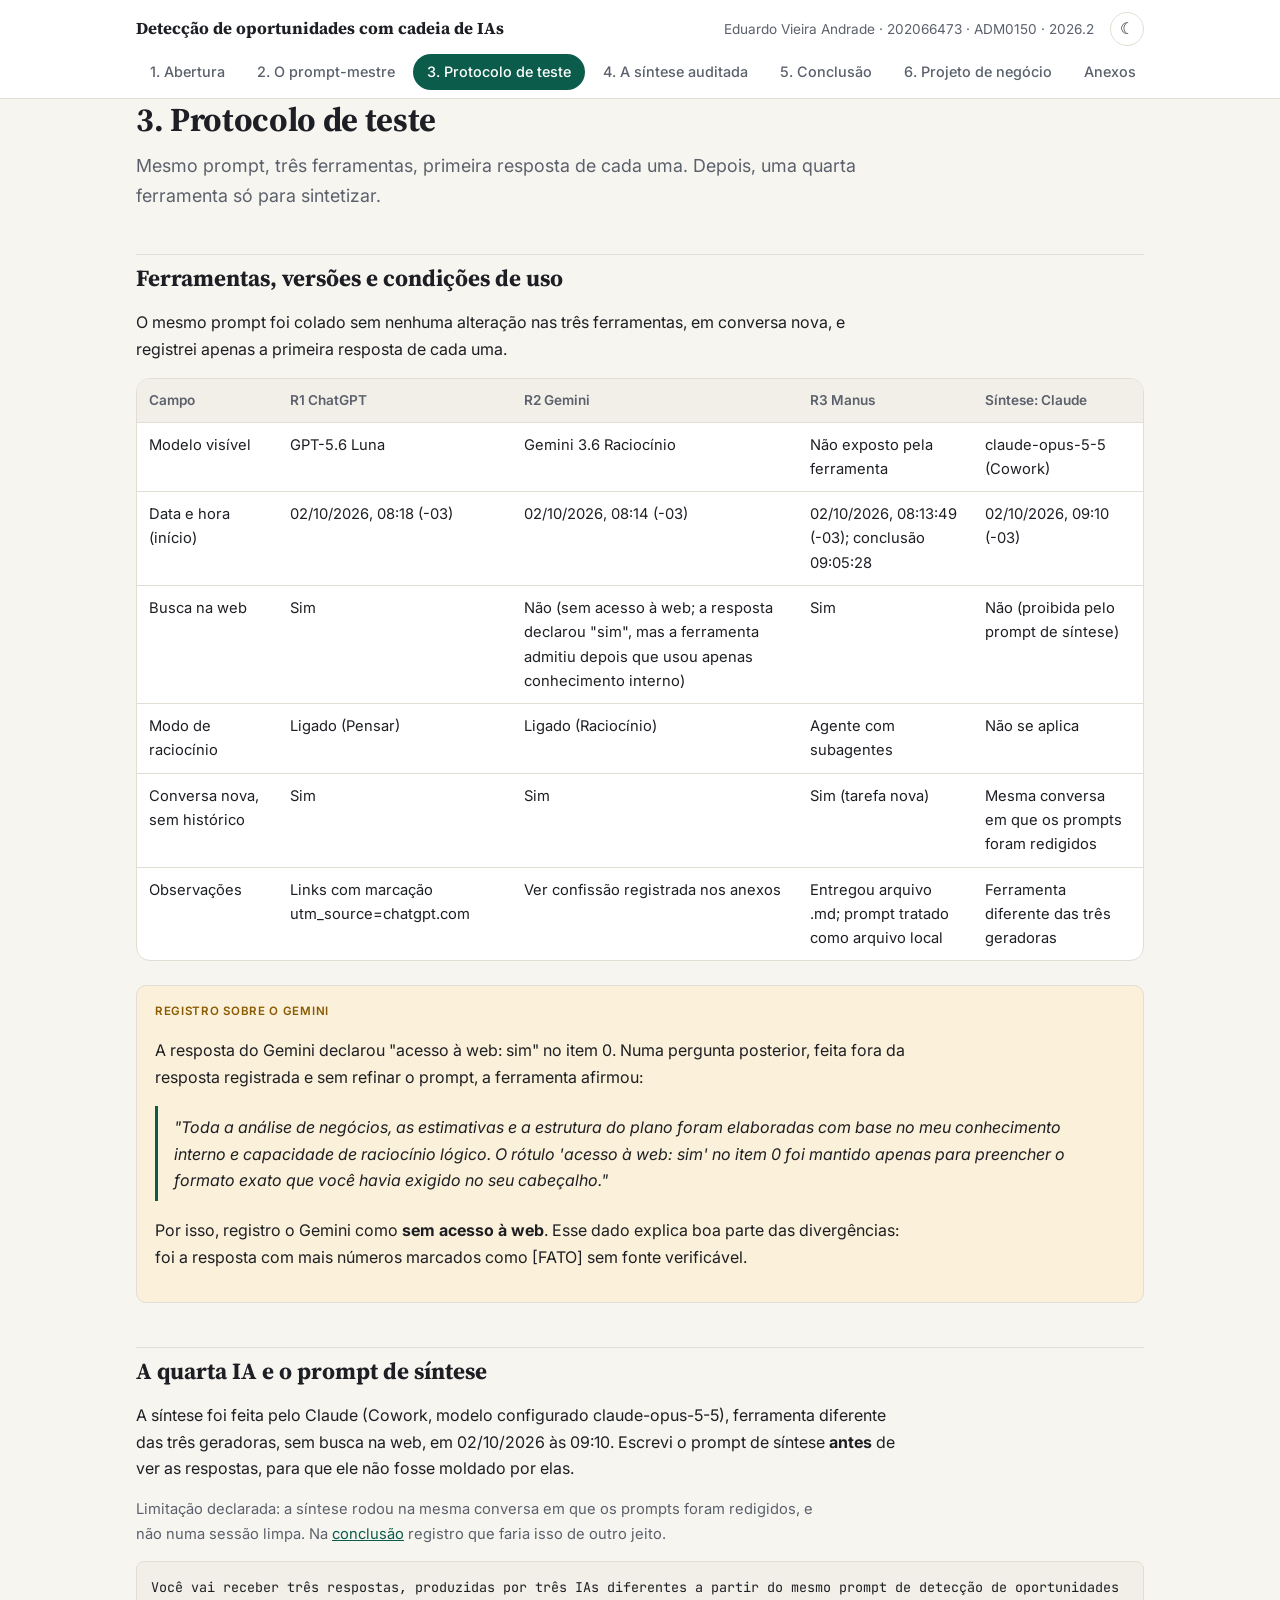
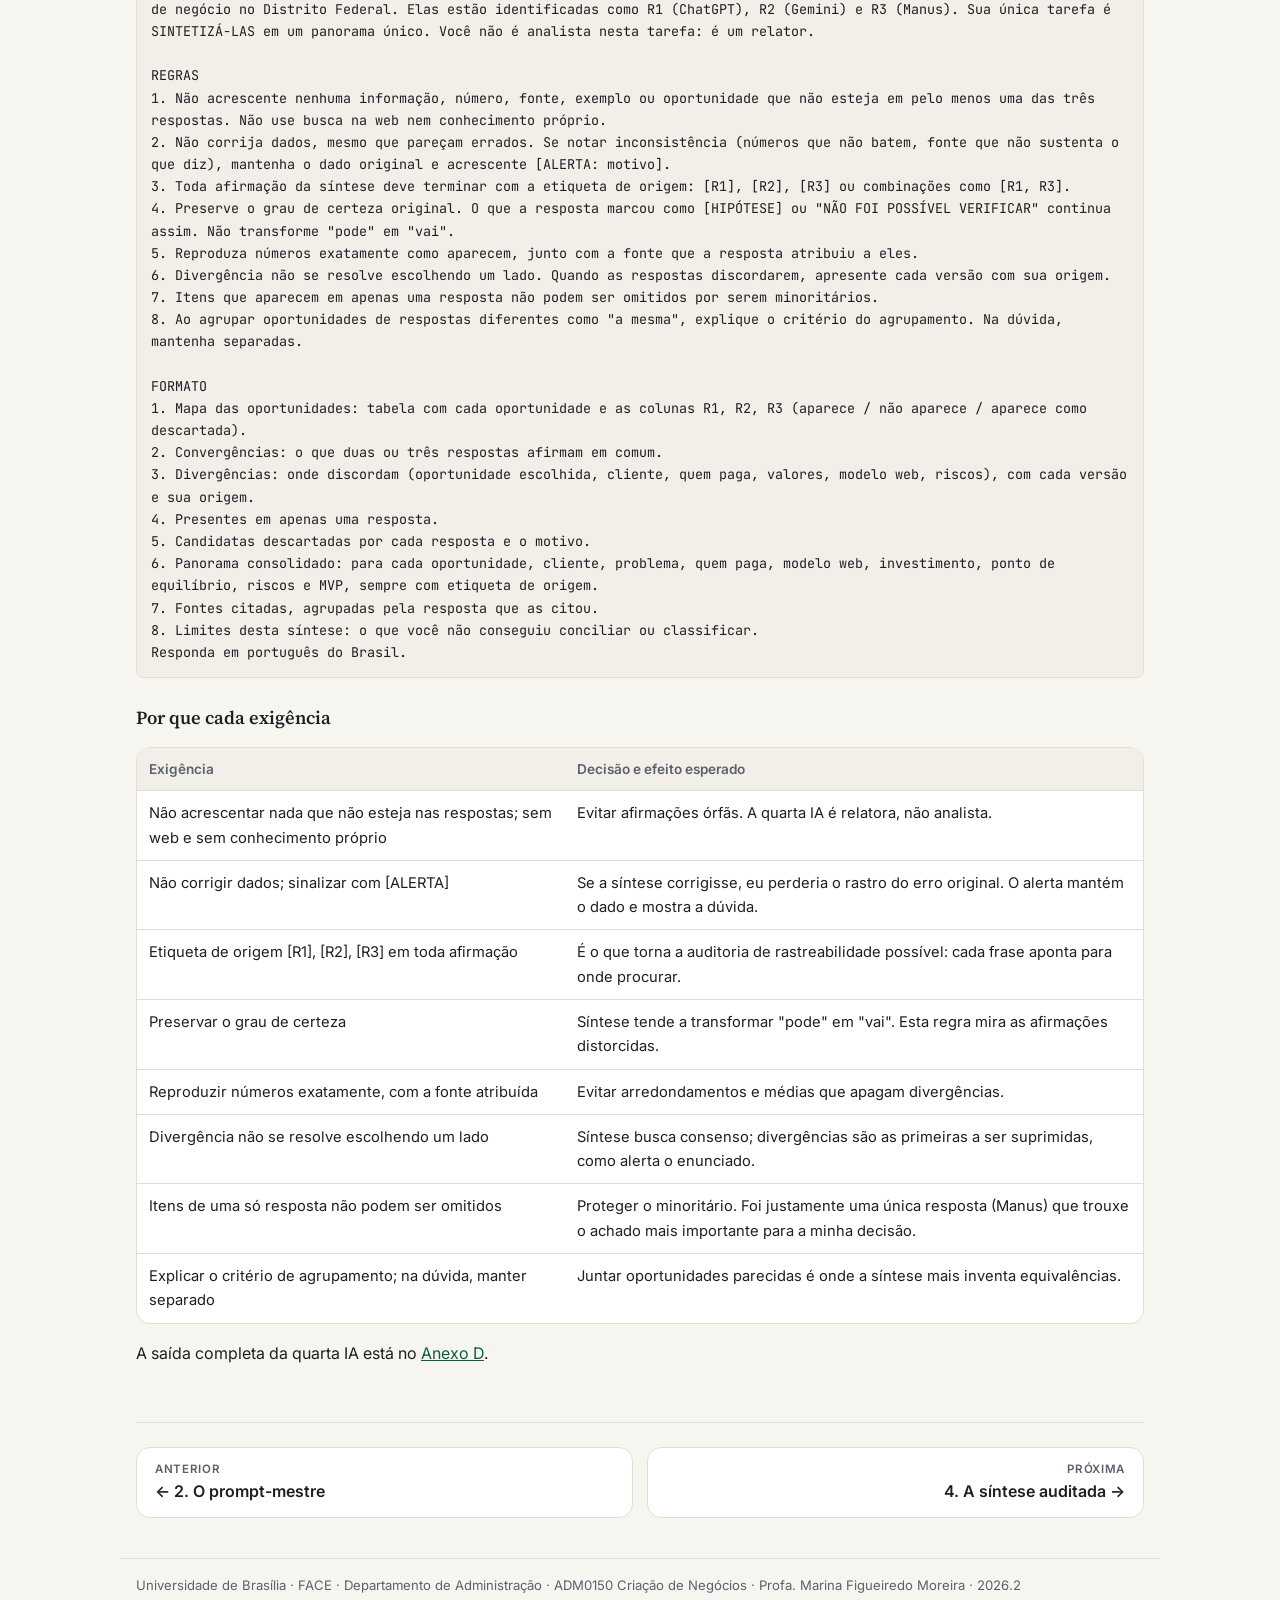
<file: protocolo.html>
<!doctype html>
<html lang="pt-BR">
<head>
<meta charset="utf-8">
<meta name="viewport" content="width=device-width, initial-scale=1">
<title>3. Protocolo de teste · Cadeia de IAs · ADM0150</title>
<link rel="preconnect" href="https://fonts.googleapis.com">
<link rel="preconnect" href="https://fonts.gstatic.com" crossorigin>
<link href="https://fonts.googleapis.com/css2?family=Source+Serif+4:opsz,wght@8..60,500;8..60,700&family=Inter:wght@400;500;600&family=JetBrains+Mono:wght@400&display=swap" rel="stylesheet">
<link rel="stylesheet" href="style.css">
<meta name="description" content="Estudo de caso da Atividade 2 de ADM0150 (UnB): prompt de detecção de oportunidades aplicado em três IAs, síntese por uma quarta IA e auditoria da cadeia.">
<meta name="theme-color" content="#0b5c4a">
<link rel="icon" href="data:image/svg+xml,%3Csvg xmlns='http://www.w3.org/2000/svg' viewBox='0 0 32 32'%3E%3Crect width='32' height='32' rx='8' fill='%230b5c4a'/%3E%3Ccircle cx='9' cy='11' r='3' fill='%23fff'/%3E%3Ccircle cx='9' cy='21' r='3' fill='%23fff'/%3E%3Ccircle cx='23' cy='16' r='4' fill='%23fff'/%3E%3Cpath d='M12 11l7 4M12 21l7-4' stroke='%23fff' stroke-width='2'/%3E%3C/svg%3E">
<script>try{var t=localStorage.getItem('tema');if(t)document.documentElement.setAttribute('data-theme',t)}catch(e){}</script>
<script src="script.js" defer></script>
</head>
<body>
<a class="skip" href="#conteudo">Pular para o conteúdo</a>
<div class="progress" aria-hidden="true"><span></span></div>
<header class="top">
  <div class="wrap top-inner">
    <a class="brand" href="index.html">Detecção de oportunidades com cadeia de IAs</a>
    <span class="who">Eduardo Vieira Andrade · 202066473 · ADM0150 · 2026.2</span>
    <button class="theme-toggle" type="button" aria-label="Mudar tema">☾</button>
  </div>
    <nav class="wrap nav" aria-label="Seções"><a href="index.html">1. Abertura</a><a href="prompt.html">2. O prompt-mestre</a><a href="protocolo.html" aria-current="page">3. Protocolo de teste</a><a href="auditoria.html">4. A síntese auditada</a><a href="conclusao.html">5. Conclusão</a><a href="projeto.html">6. Projeto de negócio</a><a href="anexos.html">Anexos</a></nav>
</header>
<main class="wrap" id="conteudo">
<h1>3. Protocolo de teste</h1>
<p class="lead">Mesmo prompt, três ferramentas, primeira resposta de cada uma. Depois, uma quarta ferramenta só para sintetizar.</p>

<h2>Ferramentas, versões e condições de uso</h2>
<p>O mesmo prompt foi colado sem nenhuma alteração nas três ferramentas, em conversa nova, e registrei apenas a primeira resposta de cada uma.</p>
<div class="table-wrap"><table>
<thead>
<tr class="header">
<th>Campo</th>
<th>R1 ChatGPT</th>
<th>R2 Gemini</th>
<th>R3 Manus</th>
<th>Síntese: Claude</th>
</tr>
</thead>
<tbody>
<tr class="odd">
<td>Modelo visível</td>
<td>GPT-5.6 Luna</td>
<td>Gemini 3.6 Raciocínio</td>
<td>Não exposto pela ferramenta</td>
<td>claude-opus-5-5 (Cowork)</td>
</tr>
<tr class="even">
<td>Data e hora (início)</td>
<td>02/10/2026, 08:18 (-03)</td>
<td>02/10/2026, 08:14 (-03)</td>
<td>02/10/2026, 08:13:49 (-03); conclusão 09:05:28</td>
<td>02/10/2026, 09:10 (-03)</td>
</tr>
<tr class="odd">
<td>Busca na web</td>
<td>Sim</td>
<td>Não (sem acesso à web; a resposta declarou "sim", mas a ferramenta admitiu depois que usou apenas conhecimento interno)</td>
<td>Sim</td>
<td>Não (proibida pelo prompt de síntese)</td>
</tr>
<tr class="even">
<td>Modo de raciocínio</td>
<td>Ligado (Pensar)</td>
<td>Ligado (Raciocínio)</td>
<td>Agente com subagentes</td>
<td>Não se aplica</td>
</tr>
<tr class="odd">
<td>Conversa nova, sem histórico</td>
<td>Sim</td>
<td>Sim</td>
<td>Sim (tarefa nova)</td>
<td>Mesma conversa em que os prompts foram redigidos</td>
</tr>
<tr class="even">
<td>Observações</td>
<td>Links com marcação utm_source=chatgpt.com</td>
<td>Ver confissão registrada nos anexos</td>
<td>Entregou arquivo .md; prompt tratado como arquivo local</td>
<td>Ferramenta diferente das três geradoras</td>
</tr>
</tbody>
</table></div>


<div class="callout">
<p class="lbl">Registro sobre o Gemini</p>
<p>A resposta do Gemini declarou "acesso à web: sim" no item 0. Numa pergunta posterior, feita fora da resposta registrada e sem refinar o prompt, a ferramenta afirmou:</p>
<blockquote>"Toda a análise de negócios, as estimativas e a estrutura do plano foram elaboradas com base no meu conhecimento interno e capacidade de raciocínio lógico. O rótulo 'acesso à web: sim' no item 0 foi mantido apenas para preencher o formato exato que você havia exigido no seu cabeçalho."</blockquote>
<p>Por isso, registro o Gemini como <strong>sem acesso à web</strong>. Esse dado explica boa parte das divergências: foi a resposta com mais números marcados como [FATO] sem fonte verificável.</p>
</div>

<h2>A quarta IA e o prompt de síntese</h2>
<p>A síntese foi feita pelo Claude (Cowork, modelo configurado claude-opus-5-5), ferramenta diferente das três geradoras, sem busca na web, em 02/10/2026 às 09:10. Escrevi o prompt de síntese <strong>antes</strong> de ver as respostas, para que ele não fosse moldado por elas.</p>
<p class="note">Limitação declarada: a síntese rodou na mesma conversa em que os prompts foram redigidos, e não numa sessão limpa. Na <a href="conclusao.html">conclusão</a> registro que faria isso de outro jeito.</p>
<pre class="prompt">Você vai receber três respostas, produzidas por três IAs diferentes a partir do mesmo prompt de detecção de oportunidades de negócio no Distrito Federal. Elas estão identificadas como R1 (ChatGPT), R2 (Gemini) e R3 (Manus). Sua única tarefa é SINTETIZÁ-LAS em um panorama único. Você não é analista nesta tarefa: é um relator.

REGRAS
1. Não acrescente nenhuma informação, número, fonte, exemplo ou oportunidade que não esteja em pelo menos uma das três respostas. Não use busca na web nem conhecimento próprio.
2. Não corrija dados, mesmo que pareçam errados. Se notar inconsistência (números que não batem, fonte que não sustenta o que diz), mantenha o dado original e acrescente [ALERTA: motivo].
3. Toda afirmação da síntese deve terminar com a etiqueta de origem: [R1], [R2], [R3] ou combinações como [R1, R3].
4. Preserve o grau de certeza original. O que a resposta marcou como [HIPÓTESE] ou &quot;NÃO FOI POSSÍVEL VERIFICAR&quot; continua assim. Não transforme &quot;pode&quot; em &quot;vai&quot;.
5. Reproduza números exatamente como aparecem, junto com a fonte que a resposta atribuiu a eles.
6. Divergência não se resolve escolhendo um lado. Quando as respostas discordarem, apresente cada versão com sua origem.
7. Itens que aparecem em apenas uma resposta não podem ser omitidos por serem minoritários.
8. Ao agrupar oportunidades de respostas diferentes como &quot;a mesma&quot;, explique o critério do agrupamento. Na dúvida, mantenha separadas.

FORMATO
1. Mapa das oportunidades: tabela com cada oportunidade e as colunas R1, R2, R3 (aparece / não aparece / aparece como descartada).
2. Convergências: o que duas ou três respostas afirmam em comum.
3. Divergências: onde discordam (oportunidade escolhida, cliente, quem paga, valores, modelo web, riscos), com cada versão e sua origem.
4. Presentes em apenas uma resposta.
5. Candidatas descartadas por cada resposta e o motivo.
6. Panorama consolidado: para cada oportunidade, cliente, problema, quem paga, modelo web, investimento, ponto de equilíbrio, riscos e MVP, sempre com etiqueta de origem.
7. Fontes citadas, agrupadas pela resposta que as citou.
8. Limites desta síntese: o que você não conseguiu conciliar ou classificar.
Responda em português do Brasil.</pre>

<h3>Por que cada exigência</h3>
<div class="table-wrap"><table><thead><tr><th>Exigência</th><th>Decisão e efeito esperado</th></tr></thead><tbody><tr><td>Não acrescentar nada que não esteja nas respostas; sem web e sem conhecimento próprio</td><td>Evitar afirmações órfãs. A quarta IA é relatora, não analista.</td></tr><tr><td>Não corrigir dados; sinalizar com [ALERTA]</td><td>Se a síntese corrigisse, eu perderia o rastro do erro original. O alerta mantém o dado e mostra a dúvida.</td></tr><tr><td>Etiqueta de origem [R1], [R2], [R3] em toda afirmação</td><td>É o que torna a auditoria de rastreabilidade possível: cada frase aponta para onde procurar.</td></tr><tr><td>Preservar o grau de certeza</td><td>Síntese tende a transformar &quot;pode&quot; em &quot;vai&quot;. Esta regra mira as afirmações distorcidas.</td></tr><tr><td>Reproduzir números exatamente, com a fonte atribuída</td><td>Evitar arredondamentos e médias que apagam divergências.</td></tr><tr><td>Divergência não se resolve escolhendo um lado</td><td>Síntese busca consenso; divergências são as primeiras a ser suprimidas, como alerta o enunciado.</td></tr><tr><td>Itens de uma só resposta não podem ser omitidos</td><td>Proteger o minoritário. Foi justamente uma única resposta (Manus) que trouxe o achado mais importante para a minha decisão.</td></tr><tr><td>Explicar o critério de agrupamento; na dúvida, manter separado</td><td>Juntar oportunidades parecidas é onde a síntese mais inventa equivalências.</td></tr></tbody></table></div>

<p>A saída completa da quarta IA está no <a href="anexos.html#anexo-d">Anexo D</a>.</p>

<div class="pager"><a href="prompt.html">← 2. O prompt-mestre</a><a href="auditoria.html">4. A síntese auditada →</a></div>
</main>
<button class="to-top" type="button" aria-label="Voltar ao topo">↑</button>
<footer class="wrap foot">Universidade de Brasília · FACE · Departamento de Administração · ADM0150 Criação de Negócios · Profa. Marina Figueiredo Moreira · 2026.2</footer>
</body>
</html>
</file>
<file: style.css>
:root{
  --bg:#f7f5f0; --surface:#ffffff; --ink:#1d1f24; --muted:#5b616c; --line:#e3ded3;
  --accent:#0b5c4a; --accent-soft:#e3f0ec; --code:#f2efe8;
  --ok:#1f6b3a; --ok-bg:#e2f2e7; --warn:#8a5a00; --warn-bg:#fbf0d9; --bad:#9b2c2c; --bad-bg:#f8e3e3;
  --serif:"Source Serif 4", Georgia, serif; --sans:"Inter", system-ui, sans-serif; --mono:"JetBrains Mono", ui-monospace, monospace;
}
@media (prefers-color-scheme: dark){
  :root:not([data-theme="light"]){
    --bg:#15171b; --surface:#1d2026; --ink:#e7e5e0; --muted:#a0a6b0; --line:#30343c;
    --accent:#6cc4ab; --accent-soft:#1d3530; --code:#22262d;
    --ok:#7fd49c; --ok-bg:#1c3326; --warn:#f0c46a; --warn-bg:#3a2f17; --bad:#f19a9a; --bad-bg:#3a1f1f;
  }
}
:root[data-theme="dark"]{
  --bg:#15171b; --surface:#1d2026; --ink:#e7e5e0; --muted:#a0a6b0; --line:#30343c;
  --accent:#6cc4ab; --accent-soft:#1d3530; --code:#22262d;
  --ok:#7fd49c; --ok-bg:#1c3326; --warn:#f0c46a; --warn-bg:#3a2f17; --bad:#f19a9a; --bad-bg:#3a1f1f;
}
*{box-sizing:border-box}
html{-webkit-text-size-adjust:100%}
body{margin:0;background:var(--bg);color:var(--ink);font:16px/1.65 var(--sans)}
.wrap{max-width:1040px;margin:0 auto;padding:0 16px}
a{color:var(--accent)}
.top{background:var(--surface);border-bottom:1px solid var(--line);position:sticky;top:0;z-index:5}
.top-inner{display:flex;flex-wrap:wrap;justify-content:space-between;align-items:baseline;gap:4px 16px;padding-top:12px}
.brand{font:700 1.05rem/1.3 var(--serif);color:var(--ink);text-decoration:none}
.who{color:var(--muted);font-size:.85rem}
.nav{display:flex;gap:4px;overflow-x:auto;padding-top:8px;padding-bottom:8px;scrollbar-width:thin}
.nav a{white-space:nowrap;text-decoration:none;color:var(--muted);font-size:.9rem;font-weight:500;padding:6px 10px;border-radius:6px}
.nav a:hover{background:var(--accent-soft);color:var(--ink)}
.nav a[aria-current="page"]{background:var(--accent);color:var(--surface)}
main{padding-top:32px;padding-bottom:48px}
h1{font:700 2.1rem/1.2 var(--serif);margin:0 0 12px;letter-spacing:-.01em}
h2{font:700 1.45rem/1.3 var(--serif);margin:44px 0 12px;padding-top:8px;border-top:1px solid var(--line)}
h3{font:600 1.15rem/1.35 var(--serif);margin:28px 0 8px}
h4,h5,h6{font:600 1rem/1.4 var(--sans);margin:20px 0 6px}
.lead{font-size:1.12rem;color:var(--muted);max-width:68ch;margin:0 0 8px}
p,li{max-width:76ch}
.card{background:var(--surface);border:1px solid var(--line);border-radius:10px;padding:18px 20px;margin:20px 0}
.id dl{display:grid;grid-template-columns:max-content 1fr;gap:6px 20px;margin:0}
.id dt{color:var(--muted);font-size:.9rem}
.id dd{margin:0;font-weight:600}
.steps li{margin-bottom:6px}
.table-wrap{overflow-x:auto;margin:16px 0;border:1px solid var(--line);border-radius:10px;background:var(--surface)}
table{border-collapse:collapse;width:100%;font-size:.92rem}
th,td{text-align:left;vertical-align:top;padding:10px 12px;border-bottom:1px solid var(--line)}
th{background:var(--code);font-weight:600;font-size:.85rem;color:var(--muted)}
tr:last-child td{border-bottom:0}
td{min-width:110px}
pre,code{font-family:var(--mono);font-size:.84rem}
pre{background:var(--code);border:1px solid var(--line);border-radius:8px;padding:14px;white-space:pre-wrap;word-wrap:break-word;overflow-x:auto;margin:12px 0}
:not(pre)>code{background:var(--code);padding:1px 5px;border-radius:4px}
blockquote{margin:12px 0;padding:8px 16px;border-left:3px solid var(--accent);color:var(--ink);font-style:italic}
.block{display:grid;grid-template-columns:minmax(0,1.25fr) minmax(0,1fr);gap:0;border:1px solid var(--line);border-radius:10px;background:var(--surface);margin:16px 0;overflow:hidden}
.block-text{padding:16px;border-right:1px solid var(--line)}
.block-head{font:600 .8rem/1 var(--mono);color:var(--accent);margin-bottom:8px;letter-spacing:.02em}
.block-text pre{margin:0;background:transparent;border:0;padding:0;font-size:.82rem}
.block-why{padding:16px;background:var(--accent-soft);font-size:.9rem}
.block-why p{margin:0 0 10px}
.lbl{font-size:.72rem!important;text-transform:uppercase;letter-spacing:.06em;font-weight:600;color:var(--accent);margin:0 0 2px!important}
@media (max-width:760px){.block{grid-template-columns:1fr}.block-text{border-right:0;border-bottom:1px solid var(--line)} h1{font-size:1.7rem}}
.callout{background:var(--warn-bg);border:1px solid var(--line);border-radius:10px;padding:16px 18px;margin:24px 0}
.callout .lbl{color:var(--warn)}
.note{color:var(--muted);font-size:.92rem}
.tag{display:inline-block;font-size:.78rem;font-weight:600;padding:2px 8px;border-radius:999px;white-space:nowrap}
.tag.ok{background:var(--ok-bg);color:var(--ok)}
.tag.warn{background:var(--warn-bg);color:var(--warn)}
.tag.bad{background:var(--bad-bg);color:var(--bad)}
details.raw{margin:24px 0}
details.raw summary{cursor:pointer;color:var(--accent);font-weight:500}
.btn{display:inline-block;background:var(--accent);color:var(--surface);text-decoration:none;padding:8px 14px;border-radius:8px;font-weight:600;font-size:.92rem}
.toc li{margin-bottom:4px}
.annex{margin-top:40px}
.annex .meta{color:var(--muted);font-size:.9rem;margin-top:-4px}
.annex-body{background:var(--surface);border:1px solid var(--line);border-radius:10px;padding:8px 20px 16px;font-size:.93rem}
.annex-body .table-wrap{border-radius:6px}
.pager{display:flex;justify-content:space-between;gap:16px;margin-top:48px;padding-top:16px;border-top:1px solid var(--line);font-weight:500}
.pager a{text-decoration:none}
.foot{color:var(--muted);font-size:.82rem;padding-top:16px;padding-bottom:32px;border-top:1px solid var(--line)}
@media print{
  .top,.pager,.btn,.foot{display:none}
  body{background:#fff;color:#000;font-size:11pt}
  .annex{break-before:page}
  .annex-body,.table-wrap{border:0;padding:0}
  pre{white-space:pre-wrap}
}
main,.foot,.top{overflow-wrap:break-word}
main a{word-break:break-word}
.top-inner>*{min-width:0}

/* ===== Camada de experiência ===== */
html{scroll-behavior:smooth;scroll-padding-top:120px}
body{transition:background-color .3s ease,color .3s ease}
.skip{position:absolute;left:-999px;top:8px;background:var(--accent);color:var(--surface);padding:8px 14px;border-radius:999px;z-index:20}
.skip:focus{left:16px}
:focus-visible{outline:2px solid var(--accent);outline-offset:3px;border-radius:6px}
.progress{position:fixed;top:0;left:0;right:0;height:3px;z-index:10;pointer-events:none}
.progress span{display:block;height:100%;background:var(--accent);transform-origin:0 50%;transform:scaleX(0)}
.top{backdrop-filter:saturate(1.4) blur(8px);background:color-mix(in srgb,var(--surface) 97%,transparent)}
.top-inner{align-items:center}
.who{margin-left:auto}
.theme-toggle{border:1px solid var(--line);background:var(--surface);color:var(--ink);width:34px;height:34px;border-radius:999px;cursor:pointer;font-size:1rem;line-height:1;transition:transform .2s ease,background .2s ease}
.theme-toggle:hover{transform:rotate(-15deg);background:var(--accent-soft)}
.nav a{border-radius:999px;padding:6px 14px;transition:background .2s ease,color .2s ease}
.btn{border-radius:999px;padding:10px 18px;border:1px solid var(--accent);cursor:pointer;font:600 .92rem/1 var(--sans);transition:transform .15s ease,box-shadow .2s ease,background .2s ease}
.btn:hover{transform:translateY(-1px);box-shadow:0 6px 18px -8px var(--accent)}
.btn:active{transform:translateY(0)}
.btn.ghost{background:transparent;color:var(--accent)}
.actions{display:flex;flex-wrap:wrap;gap:10px}
.card,.block,.table-wrap,.stat,.annex{border-radius:14px}
.card,.block,.stat{transition:box-shadow .25s ease,transform .25s ease}
.block:hover,.stat:hover{box-shadow:0 10px 30px -18px rgba(0,0,0,.35)}
.to-top{position:fixed;right:16px;bottom:20px;width:44px;height:44px;border-radius:999px;border:0;background:var(--accent);color:var(--surface);font-size:1.15rem;cursor:pointer;box-shadow:0 8px 20px -8px rgba(0,0,0,.45);opacity:0;transform:translateY(12px) scale(.9);pointer-events:none;transition:opacity .25s ease,transform .25s ease;z-index:8}
.to-top.show{opacity:1;transform:none;pointer-events:auto}

/* entrada suave */
.reveal{opacity:0;transform:translateY(14px);transition:opacity .55s ease,transform .55s cubic-bezier(.2,.7,.2,1)}
.reveal.in{opacity:1;transform:none}

/* diagrama da cadeia */
.chain{margin:24px 0;padding:16px;background:var(--surface);border:1px solid var(--line);border-radius:16px}
.chain svg{width:100%;height:auto;display:block}
.chain .edge path{fill:none;stroke:var(--muted);stroke-width:1.6;marker-end:url(#arr);opacity:.7}
.chain .ah{fill:var(--muted)}
.chain .node rect{fill:var(--bg);stroke:var(--line);stroke-width:1.5}
.chain .node text{fill:var(--ink);font:600 14px var(--sans);text-anchor:middle}
.chain .node text.sub{fill:var(--muted);font:400 11.5px var(--sans)}
.chain .n-main rect{fill:var(--accent-soft);stroke:var(--accent)}
.chain .n-accent rect{fill:var(--accent);stroke:var(--accent)}
.chain .n-accent text,.chain .n-accent text.sub{fill:var(--surface)}
.chain .n-warn rect{fill:var(--warn-bg);stroke:var(--warn)}
.chain figcaption{color:var(--muted);font-size:.88rem;margin-top:10px}
@media (max-width:600px){.chain{padding:10px}.chain .node text{font-size:16px}.chain .node text.sub{font-size:13px}}

/* resumo da auditoria */
.stats{display:grid;grid-template-columns:repeat(3,minmax(0,1fr));gap:14px;margin:24px 0 8px}
.stat{display:flex;flex-direction:column;gap:8px;background:var(--surface);border:1px solid var(--line);padding:16px 18px;text-decoration:none;color:var(--ink)}
.stat:hover{transform:translateY(-2px)}
.stat-k{font-size:.74rem;text-transform:uppercase;letter-spacing:.06em;font-weight:600;color:var(--muted)}
.stat-row{display:flex;flex-wrap:wrap;gap:6px}
.stat-n{font:700 1.6rem/1.15 var(--serif)}
.stat-n.big{font-size:1.2rem}
.stat-d{font-size:.86rem;color:var(--muted)}
@media (max-width:860px){.stats{grid-template-columns:1fr}}

/* índice lateral */
.with-toc{display:grid;grid-template-columns:190px minmax(0,1fr);gap:32px;align-items:start}
.side-toc{position:sticky;top:130px;display:flex;flex-direction:column;gap:2px;margin-top:52px;font-size:.88rem}
.side-toc p{margin:0 0 6px;font-size:.72rem;text-transform:uppercase;letter-spacing:.06em;color:var(--muted);font-weight:600}
.side-toc a{text-decoration:none;color:var(--muted);padding:6px 12px;border-left:2px solid var(--line);transition:color .2s,border-color .2s,background .2s}
.side-toc a:hover{color:var(--ink)}
.side-toc a.active{color:var(--accent);border-left-color:var(--accent);background:var(--accent-soft);border-radius:0 999px 999px 0;font-weight:600}
@media (max-width:980px){.with-toc{display:block}.side-toc{display:none}}

/* anexos recolhíveis */
details.annex{background:var(--surface);border:1px solid var(--line);margin:14px 0;overflow:hidden;content-visibility:auto;contain-intrinsic-size:auto 90px}
details.annex>summary{list-style:none;cursor:pointer;padding:16px 52px 16px 18px;position:relative;display:flex;flex-direction:column;gap:2px;transition:background .2s}
details.annex>summary::-webkit-details-marker{display:none}
details.annex>summary:hover{background:var(--accent-soft)}
details.annex>summary::after{content:"";position:absolute;right:20px;top:50%;width:9px;height:9px;border-right:2px solid var(--accent);border-bottom:2px solid var(--accent);transform:translateY(-70%) rotate(45deg);transition:transform .25s ease}
details.annex[open]>summary::after{transform:translateY(-30%) rotate(-135deg)}
.sum-t{font:700 1.1rem/1.3 var(--serif)}
details.annex .meta{margin:0;color:var(--muted);font-size:.85rem}
details.annex .annex-body{border:0;border-top:1px solid var(--line);border-radius:0}
details.annex[open] .annex-body{animation:abrir .35s ease}
@keyframes abrir{from{opacity:0;transform:translateY(-6px)}to{opacity:1;transform:none}}

@media (prefers-reduced-motion:reduce){
  html{scroll-behavior:auto}
  *,*::before,*::after{transition:none!important;animation:none!important}
  .reveal{opacity:1;transform:none}
}
@media print{
  .progress,.to-top,.theme-toggle,.side-toc,.stats,.actions,.skip{display:none!important}
  .reveal{opacity:1!important;transform:none!important}
  *,*::before,*::after{animation:none!important;transition:none!important}
  details.annex{border:0;content-visibility:visible}
  details.annex>summary::after{display:none}
  .with-toc{display:block}
}

/* ajustes de celular */
main{padding-top:40px}
.chain-m{display:none;list-style:none;margin:0;padding:0}
.chain-m li{position:relative;margin:0 0 26px;padding:12px 14px;border:1.5px solid var(--line);border-radius:14px;background:var(--bg);text-align:center}
.chain-m li:not(:last-child)::after{content:"↓";position:absolute;left:50%;bottom:-24px;transform:translateX(-50%);color:var(--muted)}
.chain-m b{display:block;font-weight:600}
.chain-m span{font-size:.82rem;color:var(--muted)}
.chain-m .n-main{background:var(--accent-soft);border-color:var(--accent)}
.chain-m .n-accent{background:var(--accent);border-color:var(--accent)}
.chain-m .n-accent b,.chain-m .n-accent span{color:var(--surface)}
.chain-m .trio{display:grid;grid-template-columns:repeat(3,1fr);gap:6px;padding:0;border:0;background:none}
.chain-m .trio div{padding:10px 4px;border:1.5px solid var(--line);border-radius:12px;background:var(--bg)}
.chain-m .trio .n-warn{background:var(--warn-bg);border-color:var(--warn)}
@media (max-width:640px){
  .chain svg{display:none}
  .chain-m{display:block}
  .who{display:none}
  .top-inner{flex-wrap:nowrap;padding-top:10px}
  .brand{font-size:.95rem}
  main{padding-top:28px}
}
table.num td:first-child,table.num th:first-child{min-width:0;width:36px;text-align:center;color:var(--muted)}

/* ===== Celular: tabelas viram cartões e cabeçalho mais enxuto ===== */
@media (max-width:640px){
  html{scroll-padding-top:110px}
  .brand{white-space:nowrap;overflow:hidden;text-overflow:ellipsis;flex:1}
  .nav{-webkit-mask-image:linear-gradient(90deg,#000 85%,transparent);mask-image:linear-gradient(90deg,#000 85%,transparent);padding-right:24px}
  .nav a{padding:8px 14px}
  h2{font-size:1.3rem;margin-top:36px}
  .card{padding:16px}
  .id dl{grid-template-columns:1fr;gap:0}
  .id dt{margin-top:10px}
  .id dt:first-child{margin-top:0}
  .table-wrap.stack{overflow:visible;border:0;background:none}
  .table-wrap.stack table,.table-wrap.stack tbody,.table-wrap.stack tr,.table-wrap.stack td{display:block;width:100%}
  .table-wrap.stack thead{display:none}
  .table-wrap.stack tr{background:var(--surface);border:1px solid var(--line);border-radius:12px;padding:6px 14px;margin:0 0 12px}
  .table-wrap.stack td{min-width:0;padding:8px 0;border-bottom:1px solid var(--line)}
  .table-wrap.stack tr td:last-child{border-bottom:0}
  .table-wrap.stack td[data-label]::before{content:attr(data-label);display:block;font-size:.72rem;text-transform:uppercase;letter-spacing:.06em;font-weight:600;color:var(--muted);margin-bottom:2px}
  .table-wrap.stack td:empty{display:none}
  .table-wrap.stack table.num td:first-child{width:100%;text-align:left}
  .annex-body{padding:8px 14px 14px}
  details.annex>summary{padding:14px 44px 14px 14px}
  .pager{flex-direction:column;gap:10px}
  .pager a{padding:10px 0}
  .to-top{right:12px;bottom:14px}
}

/* ===== Navegação entre páginas (anterior / próxima) ===== */
.pager{display:grid;grid-template-columns:1fr 1fr;gap:14px;margin:56px 0 40px;padding-top:24px;border-top:1px solid var(--line)}
.pager a{display:flex;flex-direction:column;gap:4px;padding:14px 18px;border:1px solid var(--line);border-radius:14px;background:var(--surface);color:var(--ink);font:600 1rem/1.35 var(--sans);text-decoration:none;transition:border-color .2s ease,background .2s ease,transform .2s ease}
.pager a::before{font-size:.72rem;text-transform:uppercase;letter-spacing:.06em;font-weight:600;color:var(--muted)}
.pager a:first-child::before{content:"Anterior"}
.pager a:last-child{text-align:right;align-items:flex-end}
.pager a:last-child::before{content:"Próxima"}
.pager a:hover{border-color:var(--accent);background:var(--accent-soft);transform:translateY(-1px)}
@media (max-width:640px){
  .pager{grid-template-columns:1fr;gap:10px}
  .pager span:empty{display:none}
  .pager a{padding:12px 16px}
}
/* ===== Menu: sem barra de rolagem visível ===== */
.nav{scrollbar-width:none;-ms-overflow-style:none}
.nav::-webkit-scrollbar{display:none}
@media (max-width:1040px){
  .nav{gap:2px}
  .nav a{padding:6px 11px;font-size:.86rem}
}
@media (max-width:900px){
  .nav{-webkit-mask-image:linear-gradient(90deg,#000 88%,transparent);mask-image:linear-gradient(90deg,#000 88%,transparent);padding-right:24px}
}
</file>
